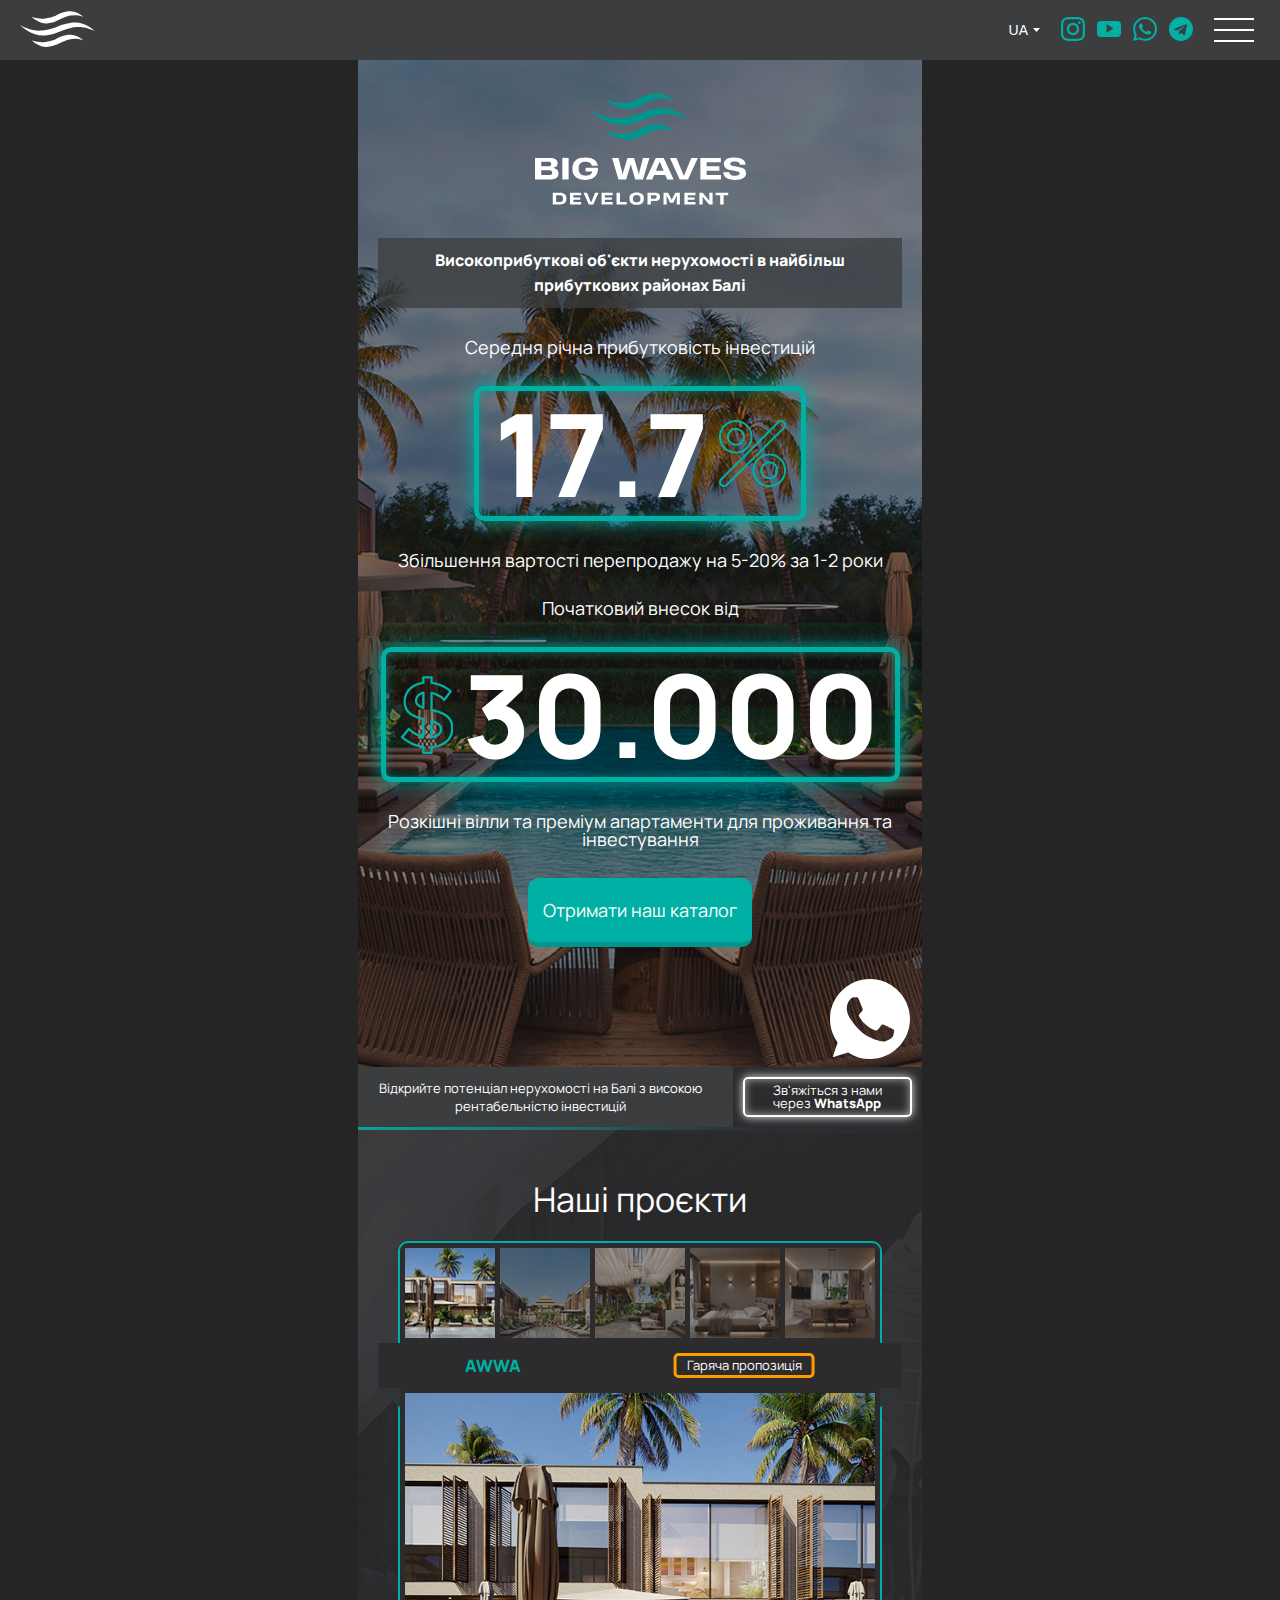
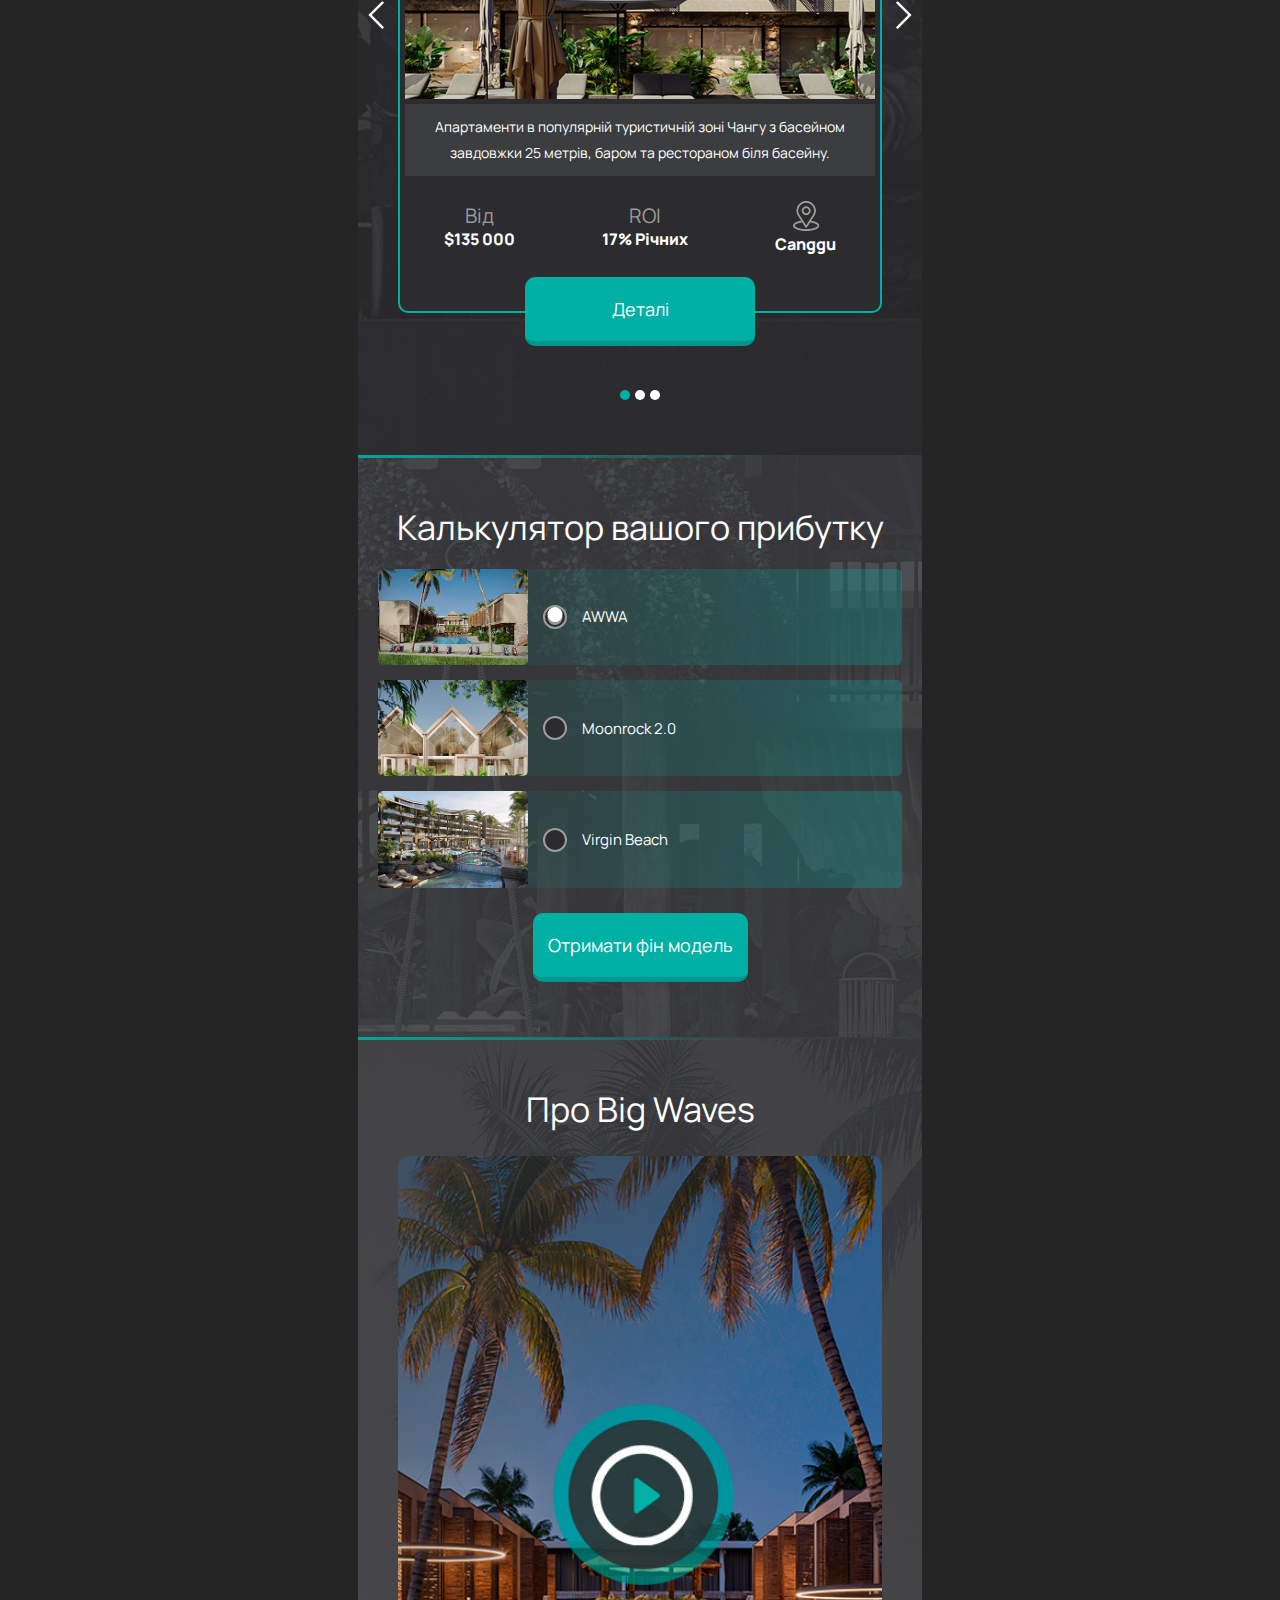
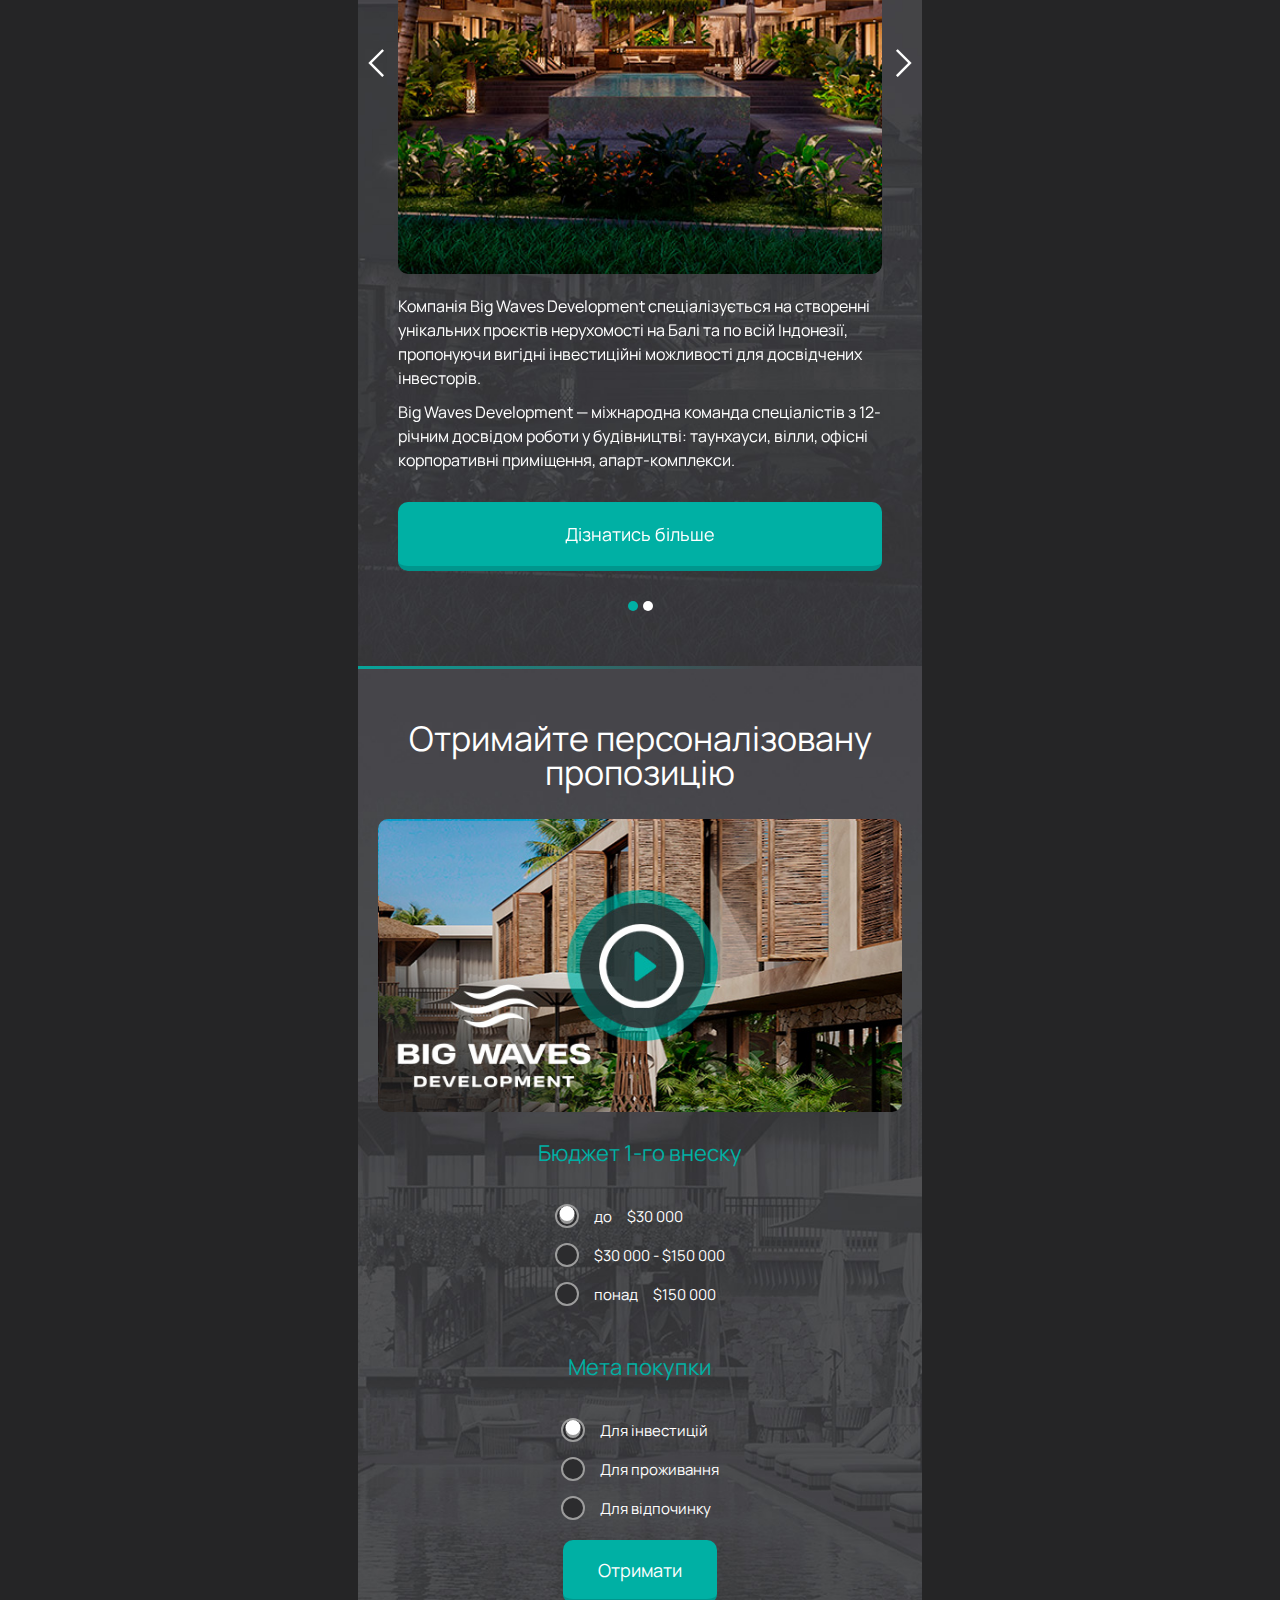
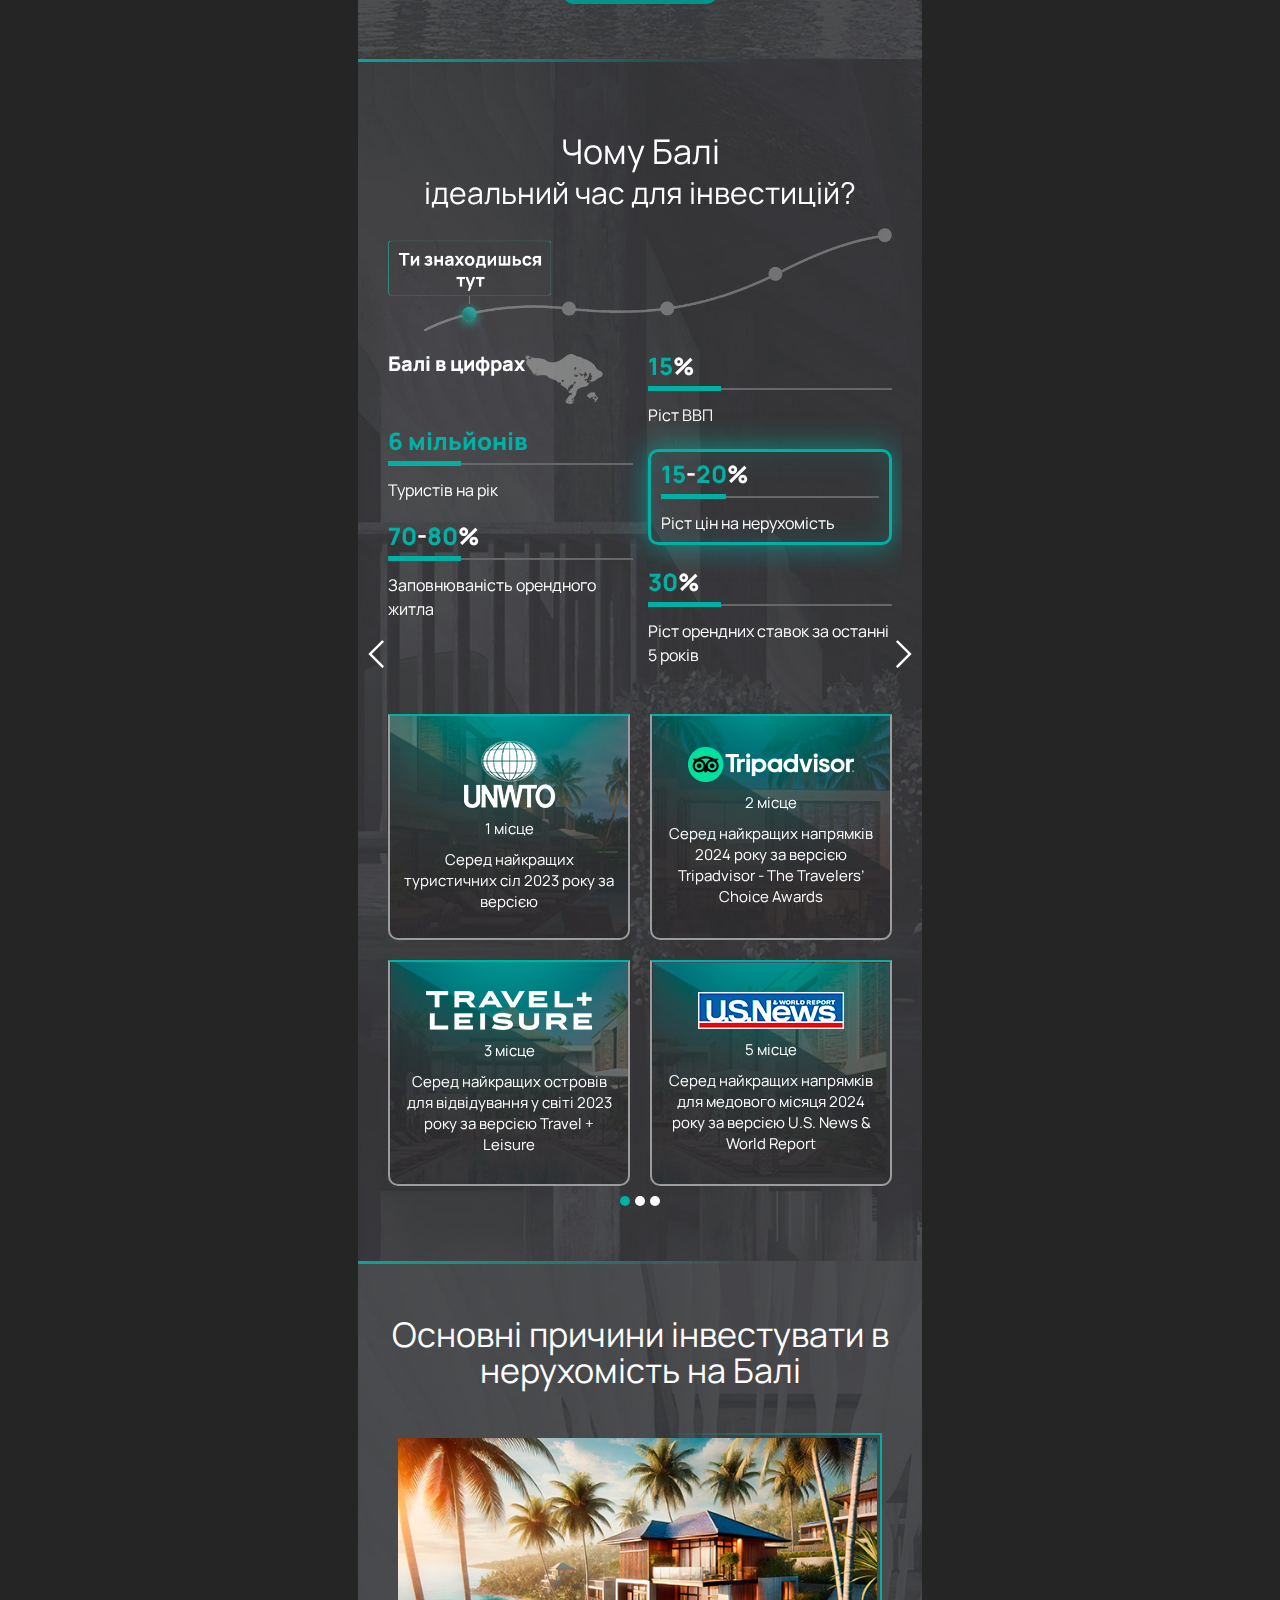
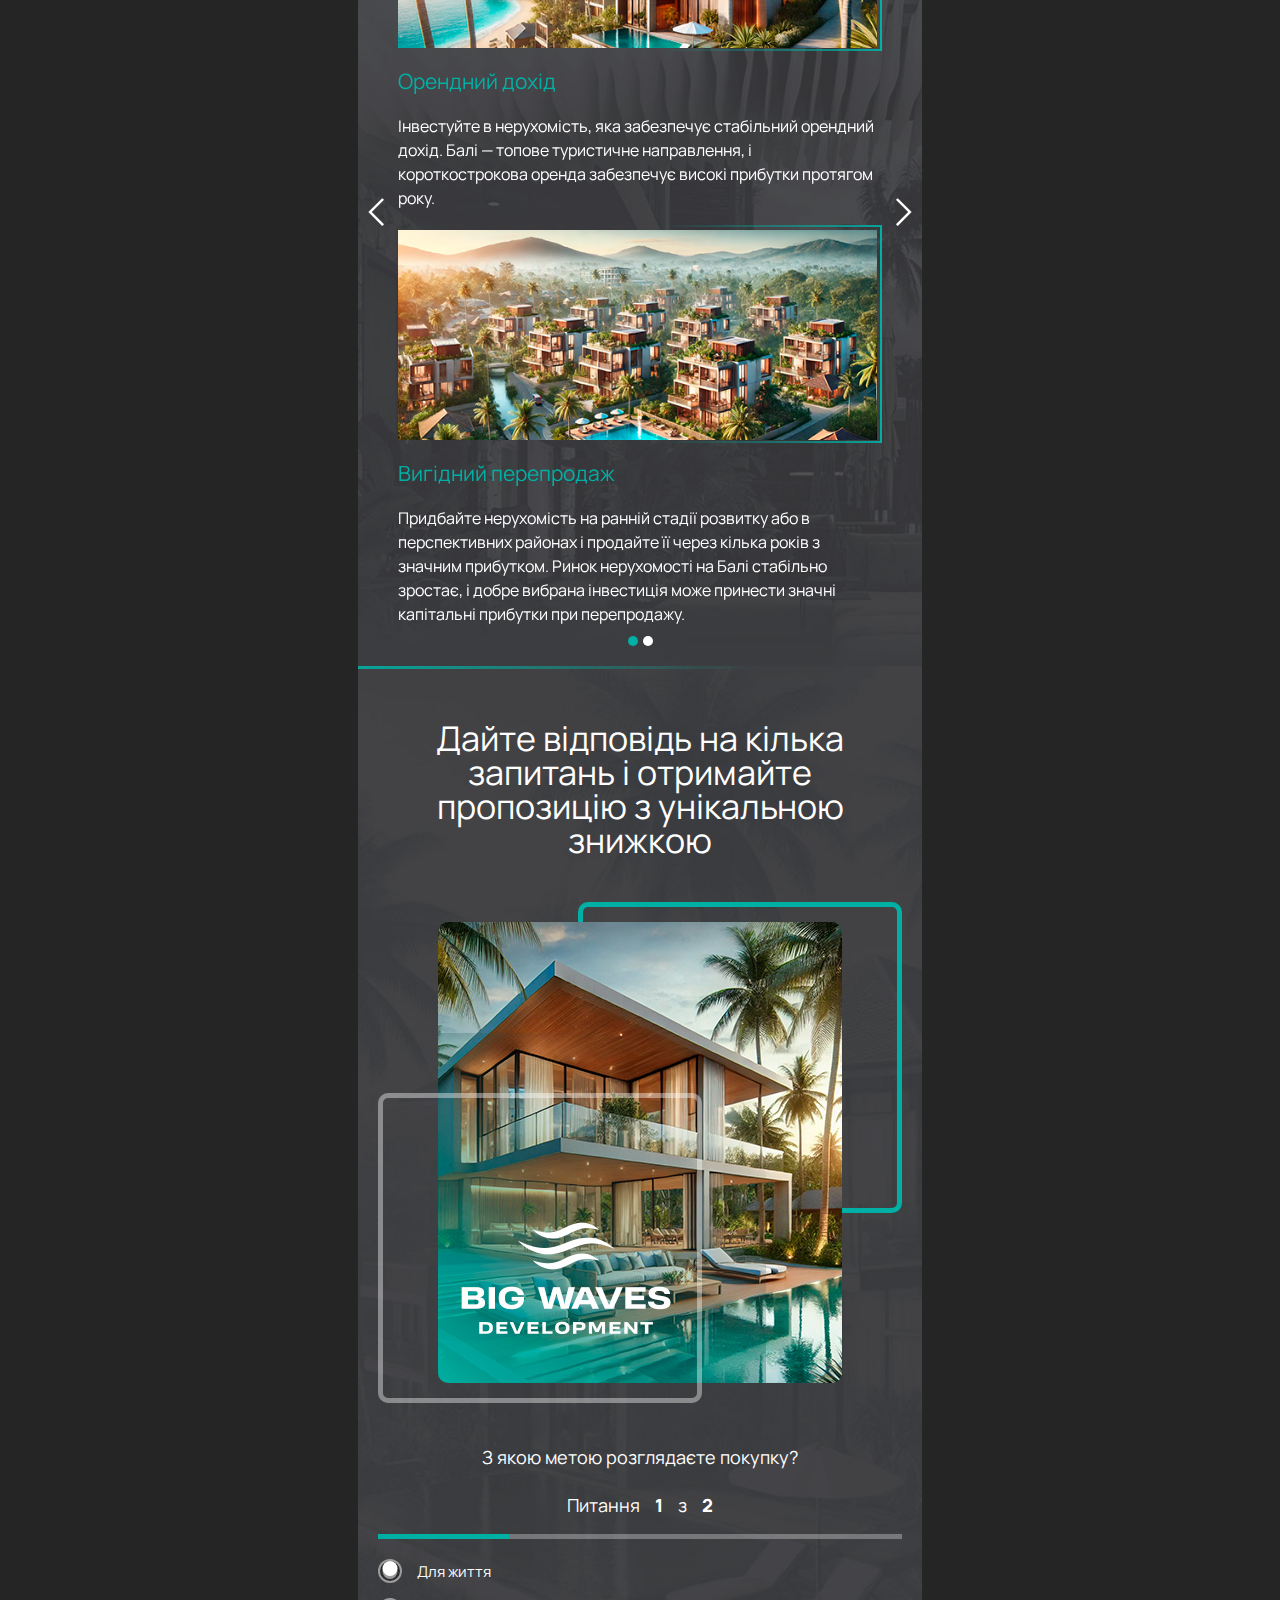
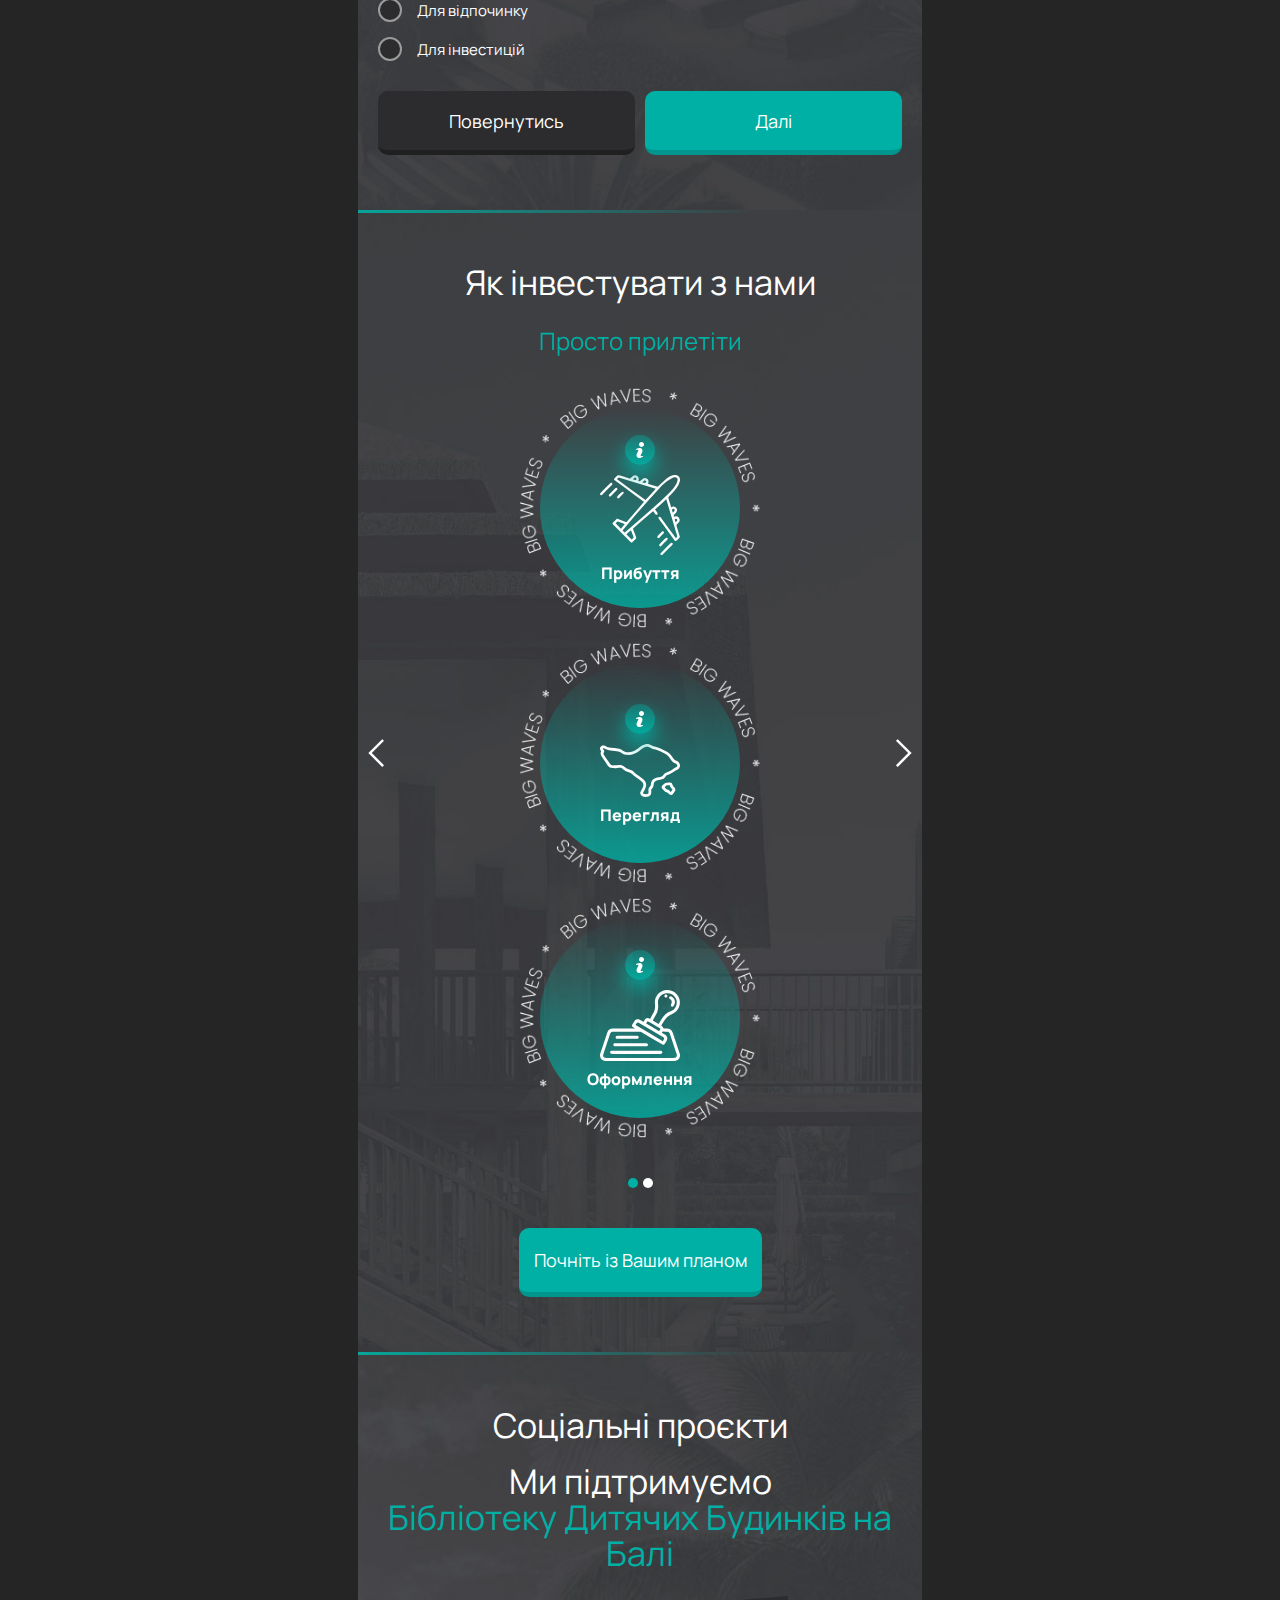
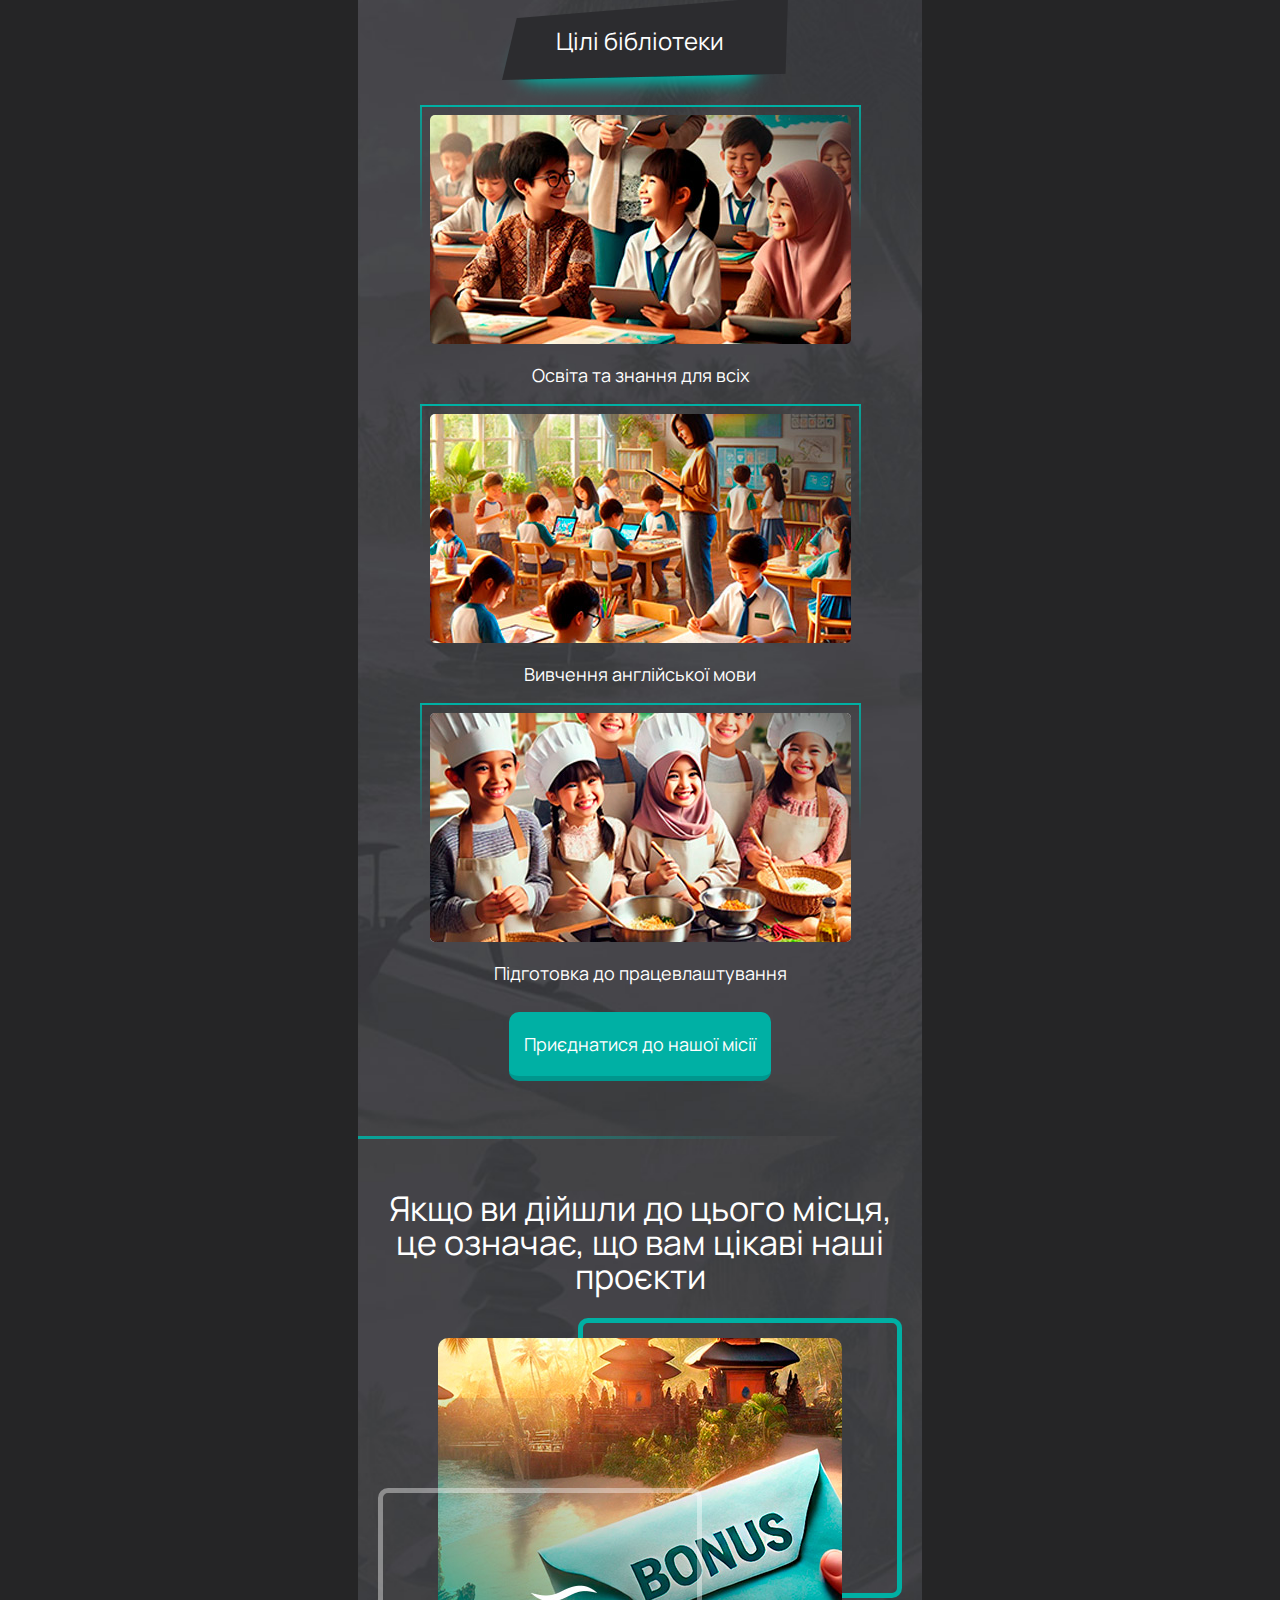
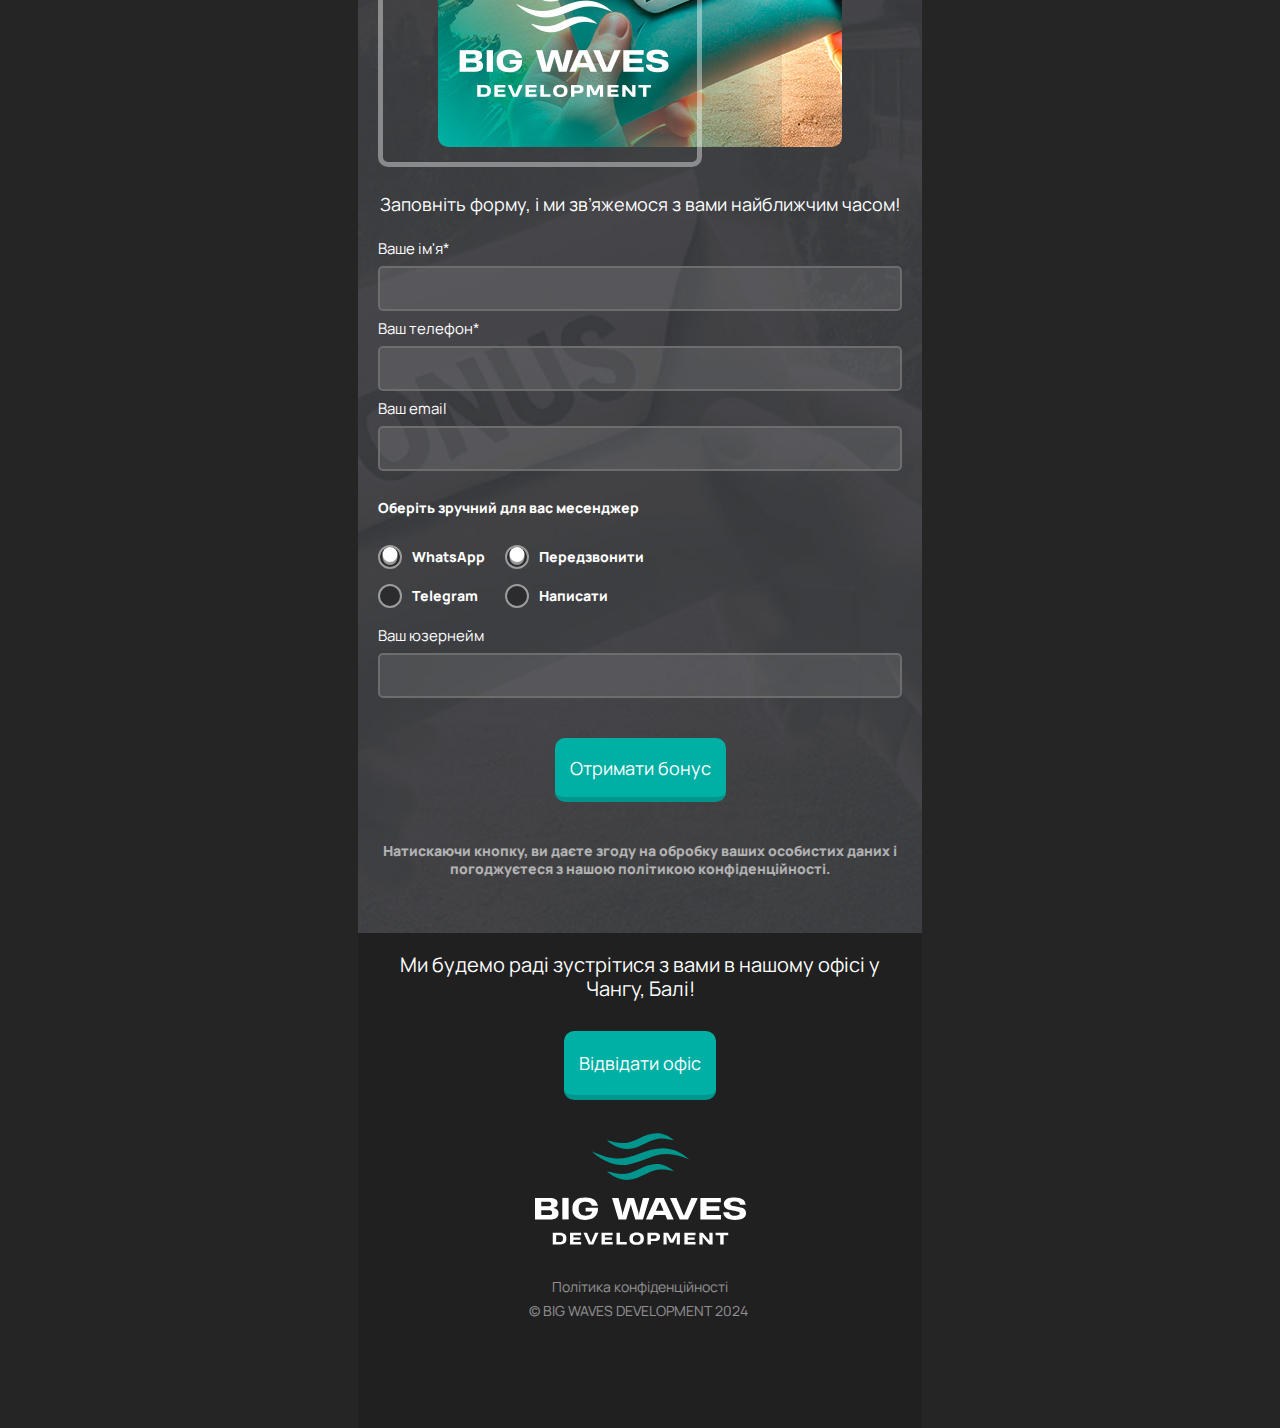
<file: index.html>
<!DOCTYPE html>
<html lang="en">

<head>
	<meta charset="UTF-8">
	<link rel="icon" type="image/png" href="img/favicon.png?v=1.0.1">
	<meta name="viewport" content="width=device-width, initial-scale=1.0">
	<title>Big Waves</title>
	<link rel="stylesheet" href="css/owl.carousel.min.css">
	<link rel="stylesheet" href="css/jquery.fancybox.min.css">
	<link rel="stylesheet" href="css/style.css?v=4.0.1">
</head>

<body>
	<main class="mainHome">
		<!-- Modal min -->
		<div class="modalBody">
			<div class="modalBodyBtn">
				<a href="#sec1" class="btn btn_gr bordrR">Вибрати юнiт</a>
				<span class="btn btn_gr bordrL selectMd">Замовити дзвiнок</span>
			</div>
			<div class="mainMdWr" id="mainMd">
				<a href="#" target="_blank"><img src="img/whatsapp.svg" alt="Ico"></a>
				<a href="#" target="_blank"><img src="img/telegram.svg" alt="Ico"></a>
			</div>
		</div>
		<!-- Modal min -->
		<!-- Head form -->
		<div class="defForm headForm" id="headForm">
			<button type="button" class="closeheadForm"></button>
			<form action="/">
				<div class="defFormTitle">Як з вами зв’язатися?</div>
				<label for="headFormName">
					Ваше ім'я*
					<input type="text" name="headFormName" id="headFormName" required>
				</label>

				<div>
					<label for="sec10PCode" class="relLabel">
						Ваш телефон*
						<input type="text" name="sec10Phone[]" class="sec10Phone" required autocomplete="off">
						<div class="phoneSuggestions suggestions"></div>
					</label>
				</div>

				<label for="headFormMail">
					Ваш email
					<input type="email" name="headFormMail" id="headFormMail">
				</label>

				<i>Оберіть зручний для вас месенджер</i>

				<div class="formGroup">
					<div class="formGroupWr">
						<label for="headFormMediaWApp" class="formGroupLb">
							<input type="radio" name="sheadFormMedia" value="WhatsApp" id="headFormMediaWApp" checked>
							<span class="formGroupOw"></span>
							<i>WhatsApp</i>
						</label>
						<label for="headFormMediaTg" class="formGroupLb">
							<input type="radio" name="sheadFormMedia" value="Telegram" id="headFormMediaTg">
							<span class="formGroupOw"></span>
							<i>Telegram</i>
						</label>
					</div>
					<div class="formGroupWr">
						<label for="headFormAction1" class="formGroupLb">
							<input type="radio" name="headFormAction" value="Передзвонити" id="headFormAction1" checked>
							<span class="formGroupOw"></span>
							<i>Передзвонити</i>
						</label>
						<label for="headFormAction2" class="formGroupLb">
							<input type="radio" name="headFormAction" value="Написати" id="headFormAction2">
							<span class="formGroupOw"></span>
							<i>Написати</i>
						</label>
					</div>
				</div>
				<label for="formUserName" class="formGroupLb formGroupLb2">
					Ваш юзернейм
					<input type="text" name="formUserName" value="" id="formUserName">
				</label>
				<div class="flexCenter">
					<button type="submit" name="headFormBtn" class="btn btn_gr">Отримати бонус</button>
				</div>
				<i class="qizBtnT">
					Натискаючи кнопку, ви даєте згоду на обробку ваших особистих даних і
					погоджуєтеся з нашою політикою конфіденційності.
				</i>
			</form>
		</div>
		<!-- Head form -->

		<!-- About form -->
		<div class="defForm aboutForm" id="aboutForm">
			<button type="button" class="closeAboutForm"></button>
			<form action="/">
				<div class="defFormTitle">Заповніть форму і отримайте безкоштовну консультацію з менеджером</div>
				<label for="aboutFormName">
					Ваше ім'я*
					<input type="text" name="aboutFormName" id="aboutFormName" required>
				</label>

				<div>
					<label for="sec10PCode" class="relLabel">
						Ваш телефон*
						<input type="text" name="sec10Phone[]" class="sec10Phone" required autocomplete="off">
						<div class="phoneSuggestions suggestions"></div>
					</label>
				</div>


				<label for="aboutFormMail">
					Ваш email
					<input type="email" name="aboutFormMail" id="aboutFormMail">
				</label>

				<i>Оберіть зручний для вас месенджер</i>

				<div class="formGroup">
					<div class="formGroupWr">
						<label for="aboutFormMediaWApp" class="formGroupLb">
							<input type="radio" name="aboutFormMedia" value="WhatsApp" id="aboutFormMediaWApp" checked>
							<span class="formGroupOw"></span>
							<i>WhatsApp</i>
						</label>
						<label for="aboutFormMediaTg" class="formGroupLb">
							<input type="radio" name="aboutFormMedia" value="Telegram" id="aboutFormMediaTg">
							<span class="formGroupOw"></span>
							<i>Telegram</i>
						</label>

					</div>
					<div class="formGroupWr">
						<label for="aboutFormAction1" class="formGroupLb">
							<input type="radio" name="aboutFormAction" value="Передзвонити" id="aboutFormAction1"
								checked>
							<span class="formGroupOw"></span>
							<i>Передзвонити</i>
						</label>
						<label for="aboutFormAction2" class="formGroupLb">
							<input type="radio" name="aboutFormAction" value="Написати" id="aboutFormAction2">
							<span class="formGroupOw"></span>
							<i>Написати</i>
						</label>
					</div>
				</div>
				<label for="formUserName" class="formGroupLb formGroupLb2">
					Ваш юзернейм
					<input type="text" name="formUserName" value="" id="formUserName">
				</label>
				<div class="flexCenter">
					<button type="submit" name="aboutFormBtn" class="btn btn_gr">Отримати бонус</button>
				</div>
				<i class="qizBtnT">
					Натискаючи кнопку, ви даєте згоду на обробку ваших особистих даних і
					погоджуєтеся з нашою політикою конфіденційності.
				</i>
			</form>
		</div>
		<!-- About form -->

		<!-- Why bali form -->
		<div class="defForm whyBaliForm" id="whyBaliForm">
			<button type="button" class="closeWhyBaliForm"></button>
			<form action="/">
				<div class="defFormTitle">Як з вами зв’язатися?</div>
				<label for="whyBaliFormName">
					Ваше ім'я*
					<input type="text" name="whyBaliFormName" id="whyBaliFormName" required>
				</label>

				<div>
					<label for="sec10PCode" class="relLabel">
						Ваш телефон*
						<input type="text" name="sec10Phone[]" class="sec10Phone" required autocomplete="off">
						<div class="phoneSuggestions suggestions"></div>
					</label>
				</div>

				<label for="whyBaliFormMail">
					Ваш email
					<input type="email" name="whyBaliFormMail" id="whyBaliFormMail">
				</label>

				<i>Оберіть зручний для вас месенджер</i>

				<div class="formGroup">
					<div class="formGroupWr">
						<label for="whyBaliFormMediaWApp" class="formGroupLb">
							<input type="radio" name="whyBaliFormMedia" value="WhatsApp" id="whyBaliFormMediaWApp"
								checked>
							<span class="formGroupOw"></span>
							<i>WhatsApp</i>
						</label>
						<label for="whyBaliFormMediaTg" class="formGroupLb">
							<input type="radio" name="whyBaliFormMedia" value="Telegram" id="whyBaliFormMediaTg"
								checked>
							<span class="formGroupOw"></span>
							<i>Telegram</i>
						</label>
					</div>
					<div class="formGroupWr">
						<label for="whyBaliFormAction1" class="formGroupLb">
							<input type="radio" name="whyBaliFormAction" value="Передзвонити" id="whyBaliFormAction1"
								checked>
							<span class="formGroupOw"></span>
							<i>Передзвонити</i>
						</label>
						<label for="whyBaliFormAction2" class="formGroupLb">
							<input type="radio" name="whyBaliFormAction" value="Написати" id="whyBaliFormAction2">
							<span class="formGroupOw"></span>
							<i>Написати</i>
						</label>
					</div>
				</div>
				<label for="formUserName" class="formGroupLb formGroupLb2">
					Ваш юзернейм
					<input type="text" name="formUserName" value="" id="formUserName">
				</label>
				<div class="flexCenter">
					<button type="submit" name="whyBaliFormBtn" class="btn btn_gr">Відправити</button>
				</div>
				<i class="qizBtnT">
					Натискаючи кнопку, ви даєте згоду на обробку ваших особистих даних і
					погоджуєтеся з нашою політикою конфіденційності.
				</i>
			</form>
		</div>
		<!-- Why bali form -->

		<!-- Main reasons form -->
		<div class="defForm mainReasonsForm" id="mainReasonsForm">
			<button type="button" class="closeMainReasonsForm"></button>
			<form action="/">
				<div class="defFormTitle">Як з вами зв’язатися?</div>
				<label for="mainReasonsFormName">
					Ваше ім'я*
					<input type="text" name="mainReasonsFormName" id="mainReasonsFormName" required>
				</label>

				<div>
					<label for="sec10PCode" class="relLabel">
						Ваш телефон*
						<input type="text" name="sec10Phone[]" class="sec10Phone" required autocomplete="off">
						<div class="phoneSuggestions suggestions"></div>
					</label>
				</div>

				<label for="mainReasonsFormMail">
					Ваш email
					<input type="email" name="mainReasonsFormMail" id="mainReasonsFormMail">
				</label>

				<i>Оберіть зручний для вас месенджер</i>

				<div class="formGroup">
					<div class="formGroupWr">
						<label for="mainReasonsFormMediaWApp" class="formGroupLb">
							<input type="radio" name="mainReasonsFormMedia" value="WhatsApp"
								id="mainReasonsFormMediaWApp" checked>
							<span class="formGroupOw"></span>
							<i>WhatsApp</i>
						</label>
						<label for="mainReasonsFormMediaTg" class="formGroupLb">
							<input type="radio" name="mainReasonsFormMedia" value="Telegram" id="mainReasonsFormMediaTg"
								checked>
							<span class="formGroupOw"></span>
							<i>Telegram</i>
						</label>

					</div>
					<div class="formGroupWr">
						<label for="mainReasonsFormAction1" class="formGroupLb">
							<input type="radio" name="mainReasonsFormAction" value="Передзвонити"
								id="mainReasonsFormAction1" checked>
							<span class="formGroupOw"></span>
							<i>Передзвонити</i>
						</label>
						<label for="mainReasonsFormAction2" class="formGroupLb">
							<input type="radio" name="mainReasonsFormAction" value="Написати"
								id="mainReasonsFormAction2">
							<span class="formGroupOw"></span>
							<i>Написати</i>
						</label>
					</div>
				</div>
				<label for="formUserName" class="formGroupLb formGroupLb2">
					Ваш юзернейм
					<input type="text" name="formUserName" value="" id="formUserName">
				</label>
				<div class="flexCenter">
					<button type="submit" name="mainReasonsFormBtn" class="btn btn_gr">Відправити</button>
				</div>
				<i class="qizBtnT">
					Натискаючи кнопку, ви даєте згоду на обробку ваших особистих даних і
					погоджуєтеся з нашою політикою конфіденційності.
				</i>
			</form>
		</div>
		<!-- Why bali form -->

		<!-- Invest with us form -->
		<div class="defForm investWithUsForm" id="investWithUsForm">
			<button type="button" class="closeInvestWithUsForm"></button>
			<form action="/">
				<div class="defFormTitle">Як з вами зв’язатися?</div>
				<label for="investWithUsFormName">
					Ваше ім'я*
					<input type="text" name="investWithUsFormName" id="investWithUsFormName" required>
				</label>

				<div>
					<label for="sec10PCode" class="relLabel">
						Ваш телефон*
						<input type="text" name="sec10Phone[]" class="sec10Phone" required autocomplete="off">
						<div class="phoneSuggestions suggestions"></div>
					</label>
				</div>

				<label for="investWithUsFormMail">
					Ваш email
					<input type="email" name="investWithUsFormMail" id="investWithUsFormMail">
				</label>

				<i>Оберіть зручний для вас месенджер</i>

				<div class="formGroup">
					<div class="formGroupWr">
						<label for="investWithUsFormMediaWApp" class="formGroupLb">
							<input type="radio" name="investWithUsFormMedia" value="WhatsApp"
								id="investWithUsFormMediaWApp" checked>
							<span class="formGroupOw"></span>
							<i>WhatsApp</i>
						</label>
						<label for="investWithUsFormMediaTg" class="formGroupLb">
							<input type="radio" name="investWithUsFormMedia" value="Telegram"
								id="investWithUsFormMediaTg" checked>
							<span class="formGroupOw"></span>
							<i>Telegram</i>
						</label>

					</div>
					<div class="formGroupWr">
						<label for="investWithUsFormAction1" class="formGroupLb">
							<input type="radio" name="investWithUsFormAction" value="Передзвонити"
								id="investWithUsFormAction1" checked>
							<span class="formGroupOw"></span>
							<i>Передзвонити</i>
						</label>
						<label for="investWithUsFormAction2" class="formGroupLb">
							<input type="radio" name="investWithUsFormAction" value="Написати"
								id="investWithUsFormAction2">
							<span class="formGroupOw"></span>
							<i>Написати</i>
						</label>
					</div>
				</div>
				<label for="formUserName" class="formGroupLb formGroupLb2">
					Ваш юзернейм
					<input type="text" name="formUserName" value="" id="formUserName">
				</label>
				<div class="flexCenter">
					<button type="submit" name="investWithUsFormBtn" class="btn btn_gr">Відправити</button>
				</div>
				<i class="qizBtnT">
					Натискаючи кнопку, ви даєте згоду на обробку ваших особистих даних і
					погоджуєтеся з нашою політикою конфіденційності.
				</i>
			</form>
		</div>
		<!--Invest with us form -->

		<!--Visit office us form -->
		<div class="defForm visitOfficeForm" id="visitOfficeForm">
			<button type="button" class="closeVisitOfficeForm"></button>
			<form action="/">
				<div class="defFormTitle">Заповніть форму, і наш менеджер зв'яжеться з вами для підтвердження часу
					візиту до офісу в Чангу.</div>
				<label for="visitOfficeFormName">
					Ваше ім'я*
					<input type="text" name="visitOfficeFormName" id="visitOfficeFormName" required>
				</label>

				<div>
					<label for="sec10PCode" class="relLabel">
						Ваш телефон*
						<input type="text" name="sec10Phone[]" class="sec10Phone" required autocomplete="off">
						<div class="phoneSuggestions suggestions"></div>
					</label>
				</div>

				<label for="visitOfficeFormMail">
					Ваш email
					<input type="email" name="visitOfficeFormMail" id="visitOfficeFormMail">
				</label>

				<i>Оберіть зручний для вас месенджер</i>

				<div class="formGroup">
					<div class="formGroupWr">
						<label for="visitOfficeFormMediaWApp" class="formGroupLb">
							<input type="radio" name="visitOfficeFormMedia" value="WhatsApp"
								id="visitOfficeFormMediaWApp" checked>
							<span class="formGroupOw"></span>
							<i>WhatsApp</i>
						</label>
						<label for="visitOfficeFormMediaTg" class="formGroupLb">
							<input type="radio" name="visitOfficeFormMedia" value="Telegram" id="visitOfficeFormMediaTg"
								checked>
							<span class="formGroupOw"></span>
							<i>Telegram</i>
						</label>
					</div>
					<div class="formGroupWr">
						<label for="visitOfficeFormAction1" class="formGroupLb">
							<input type="radio" name="visitOfficeFormAction" value="Передзвонити"
								id="visitOfficeFormAction1" checked>
							<span class="formGroupOw"></span>
							<i>Передзвонити</i>
						</label>
						<label for="visitOfficeFormAction2" class="formGroupLb">
							<input type="radio" name="visitOfficeFormAction" value="Написати"
								id="visitOfficeFormAction2">
							<span class="formGroupOw"></span>
							<i>Написати</i>
						</label>
					</div>
				</div>
				<label for="formUserName" class="formGroupLb formGroupLb2">
					Ваш юзернейм
					<input type="text" name="formUserName" value="" id="formUserName">
				</label>
				<div class="flexCenter">
					<button type="submit" name="ivisitOfficeFormBtn" class="btn btn_gr">Відправити</button>
				</div>
				<i class="qizBtnT">
					Натискаючи кнопку, ви даєте згоду на обробку ваших особистих даних і
					погоджуєтеся з нашою політикою конфіденційності.
				</i>
			</form>
		</div>
		<!-- Visit office form -->


		<header class="header">
			<nav class="mainNav">
				<a href="/" class="logo"><img src="img/Logo-min.svg" alt="Logo"></a>
				<div class="navRight">
					<div class="navLang">
						<button type="button" class="navLang">
							<span>UA <img src="img/arrow-bot.svg" alt="Ar"></span>
						</button>
						<div class="navLangList">
							<a href="#">UA</a>
							<a href="#">RU</a>
							<a href="#">EN</a>
						</div>
					</div>
					<div class="navMedia">
						<a href="" target="_blank"><img src="img/instagram.svg" alt="Media"></a>
						<a href="" target="_blank"><img src="img/youtube.svg" alt="Media"></a>
						<a href="" target="_blank"><img src="img/whatsapp.svg" alt="Media"></a>
						<a href="" target="_blank"><img src="img/telegram.svg" alt="Media"></a>
					</div>
					<button type="button" class="navMbutton">
						<span></span>
						<span></span>
						<span></span>
					</button>
				</div>
			</nav>
			<div class="navListMenu">
				<div class="navListRow">
					<a href="#">Головна</a>
					<a href="#">Про нас</a>
					<a href="#">Наші проєкти</a>
					<a href="#">Про Балі</a>
					<a href="#">Партнерам</a>
					<a href="#">Блог</a>
					<a href="#">Поширені запитання</a>
					<a href="#">Кар'єра</a>
					<a href="#">Контакти</a>
				</div>
			</div>

			<div class="headerCont">
				<div class="container containerF">
					<img src="img/Logo.svg" alt="Logo" class="logoB">
					<div class="headerContT1">
						Високоприбуткові об'єкти нерухомості в найбільш прибуткових районах Балі
					</div>
					<div class="headerContT2">Середня річна прибутковість інвестицій</div>
					<div class="headerContT3">17.7 <img src="img/prc.png?v=1.0.1" alt="Pic"></div>
					<div class="headerContT2">Збільшення вартості перепродажу на 5-20% за 1-2 роки</div>
					<div class="headerContT2">Початковий внесок від</div>
					<div class="headerContT3"><img src="img/doll.png?v=1.0.1" alt="Pic"> 30.000</div>
					<div class="headerContT2">Розкішні вілли та преміум апартаменти для проживання та інвестування</div>
					<span class="btn btn_gr" id="headFormSubmit">Отримати наш каталог</span>
				</div>

				<div class="contBlock">
					<div class="contBlock1">Відкрийте потенціал нерухомості на Балі з високою рентабельністю
						інвестицій
					</div>
					<div class="contBlock2">
						<a href="https://wa.me/+6285190128083" target="_blank">Зв'яжіться з нами через <b>WhatsApp</b>
							<img src="img/whatsapp-b.svg" alt="Pic"></a>
					</div>
				</div>
			</div>
		</header>

		<section class="section sec1" id="sec1">
			<div class="container">
				<h3 class="secTitle">Наші проєкти</h3>
				<div class="prSwipe"></div>
				<div class="owl-carousel prCarousel">
					<div class="item">
						<!-- Awwa -->
						<div class="prMain prMainAwwa">

							<div class="prMainIco prMainIcoAwwa">
								<div><img src="img/carousel/6-6.jpg?v=1.0.1" alt="Pic"></div>
								<div><img src="img/carousel/7-7.jpg?v=1.0.1" alt="Pic"></div>
								<div><img src="img/carousel/8-8.jpg?v=1.0.1" alt="Pic"></div>
								<div><img src="img/carousel/9-9.jpg?v=1.0.1" alt="Pic"></div>
								<div><img src="img/carousel/10-10.jpg?v=1.0.1" alt="Pic"></div>
							</div>
							<div class="prMainName">
								<div class="prMainName1">
									<span>AWWA</span>
								</div>
								<div class="prMainName2">
									<span class="prMainSpEl">Гаряча пропозиція</span>
								</div>
							</div>
							<div class="prMainCont prMainContAwwa">
								<div><img src="img/carousel/6.jpg?v=1.0.1" alt="Pic"></div>
								<div><img src="img/carousel/7.jpg?v=1.0.1" alt="Pic"></div>
								<div><img src="img/carousel/8.jpg?v=1.0.1" alt="Pic"></div>
								<div><img src="img/carousel/9.jpg?v=1.0.1" alt="Pic"></div>
								<div><img src="img/carousel/10.jpg?v=1.0.1" alt="Pic"></div>
							</div>
							<div class="prMainContT">
								Апартаменти в популярній туристичній зоні Чангу з басейном завдовжки 25 метрів, баром та
								рестораном біля басейну.
							</div>
							<div class="prMainStat">
								<div>
									<span>Від</span>
									<span>$135 000</span>
								</div>
								<div>
									<span>ROI</span>
									<span>17% Річних</span>
								</div>
								<div>
									<span><img src="img/loc.png?v=1.0.1" alt="Loc"></span>
									<span>Canggu</span>
								</div>
							</div>
							<a href="#" class="btn btn_gr">Деталі</a>
						</div>
					</div>
					<div class="item">
						<!-- Moon Rock -->
						<div class="prMain">
							<div class="prMainIco prMainIcoMoon">
								<div><img src="img/carousel/1-1.jpg?v=1.0.1" alt="Pic"></div>
								<div><img src="img/carousel/2-2.jpg?v=1.0.1" alt="Pic"></div>
								<div><img src="img/carousel/3-3.jpg?v=1.0.1" alt="Pic"></div>
								<div><img src="img/carousel/4-4.jpg?v=1.0.1" alt="Pic"></div>
								<div><img src="img/carousel/5-5.jpg?v=1.0.1" alt="Pic"></div>
							</div>
							<div class="prMainName">
								<div class="prMainName1">
									<span>Moon Rock 1.0</span>
									<span>Moon Rock 2.0</span>
								</div>
								<div class="prMainName2">
									<span class="prMainSpRd">Розпродано</span>
									<span class="prMainSpGr">Вже доступний</span>
								</div>
							</div>
							<div class="prMainCont prMainContMoon">
								<div><img src="img/carousel/1.jpg?v=1.0.1" alt="Pic"></div>
								<div><img src="img/carousel/2.jpg?v=1.0.1" alt="Pic"></div>
								<div><img src="img/carousel/3.jpg?v=1.0.1" alt="Pic"></div>
								<div><img src="img/carousel/4.jpg?v=1.0.1" alt="Pic"></div>
								<div><img src="img/carousel/5.jpg?v=1.0.1" alt="Pic"></div>
							</div>
							<div class="prMainContT">
								Вілли розташовані біля Убуда зі зручним сполученням, що дозволяє вільно насолоджуватися
								островом.
							</div>
							<div class="prMainStat">
								<div>
									<span>Від</span>
									<span>$164 500</span>
								</div>
								<div>
									<span>ROI</span>
									<span>17% Річних</span>
								</div>
								<div>
									<span><img src="img/loc.png?v=1.0.1" alt="Loc"></span>
									<span>Gianyar</span>
								</div>
							</div>
							<a href="#" class="btn btn_dk">Деталі</a>
						</div>
					</div>
					<div class="item">
						<!-- Virgin -->
						<div class="prMain prMainVirgin">
							<div class="prMainIco prMainIcoVirgin">
								<div><img src="img/carousel/11-11.jpg?v=1.0.1" alt="Pic"></div>
								<div><img src="img/carousel/12-12.jpg?v=1.0.1" alt="Pic"></div>
								<div><img src="img/carousel/13-13.jpg?v=1.0.1" alt="Pic"></div>
								<div><img src="img/carousel/14-14.jpg?v=1.0.1" alt="Pic"></div>
								<div><img src="img/carousel/15-15.jpg?v=1.0.1" alt="Pic"></div>
							</div>
							<div class="prMainName">
								<div class="prMainName1">
									<span>Virgin Beach</span>
								</div>
								<div class="prMainName2">
									<span class="prMainSpRd">Будується</span>
								</div>
							</div>
							<div class="prMainCont prMainContVirgin">
								<div><img src="img/carousel/11.jpg?v=1.0.1" alt="Pic"></div>
								<div><img src="img/carousel/12.jpg?v=1.0.1" alt="Pic"></div>
								<div><img src="img/carousel/13.jpg?v=1.0.1" alt="Pic"></div>
								<div><img src="img/carousel/14.jpg?v=1.0.1" alt="Pic"></div>
								<div><img src="img/carousel/15.jpg?v=1.0.1" alt="Pic"></div>
							</div>
							<div class="prMainContT">
								Готель розташований на першій лінії одного з найпопулярніших пляжів на Балі.
							</div>
							<div class="prMainStat">
								<div>
									<span>Від</span>
									<span>$158 000</span>
								</div>
								<div>
									<span>ROI</span>
									<span>17.7% Річних</span>
								</div>
								<div>
									<span><img src="img/loc.png?v=1.0.1" alt="Loc"></span>
									<span>Karangasem</span>
								</div>
							</div>
							<a href="#" class="btn btn_dk">Деталі</a>
						</div>
					</div>
				</div>
			</div>
		</section>

		<section class="section sec2" id="sec2">
			<div class="container">
				<h3 class="secTitle">Калькулятор вашого прибутку</h3>

				<form action="/">

					<div class="formGroup">
						<div class="formGroupWr formGroupCalcWr">
							<label for="calcSelPr1" class="formGroupLb formGroupCalc">
								<img src="img/awwa-c.jpg?v=1.0.1" alt="Pic">
								<input type="radio" name="calcSelPr" value="AWWA" id="calcSelPr1" checked>
								<span class="formGroupOw"></span>
								<i>AWWA</i>
							</label>
							<label for="calcSelPr2" class="formGroupLb formGroupCalc">
								<img src="img/moon-c.jpg?v=1.0.1" alt="Pic">
								<input type="radio" name="calcSelPr" value="Moonrock 2.0" id="calcSelPr2">
								<span class="formGroupOw"></span>
								<i>Moonrock 2.0</i>
							</label>
							<label for="calcSelPr3" class="formGroupLb formGroupCalc">
								<img src="img/virgin-c.jpg?v=1.0.1" alt="Pic">
								<input type="radio" name="calcSelPr" value="Virgin Beach" id="calcSelPr3">
								<span class="formGroupOw"></span>
								<i>Virgin Beach</i>
							</label>
						</div>
					</div>

					<!-- Calc form -->
					<div class="defForm calcForm" id="calcForm">
						<button type="button" class="closeCalcForm"></button>
						<div class="defFormTitle">Як з вами зв’язатися?</div>
						<label for="calcFormName">
							Ваше ім'я*
							<input type="text" name="calcFormName" id="calcFormName" required>
						</label>

						<div>
							<label for="sec10PCode" class="relLabel">
								Ваш телефон*
								<input type="text" name="sec10Phone[]" class="sec10Phone" required autocomplete="off">
								<div class="phoneSuggestions suggestions"></div>
							</label>
						</div>

						<label for="calcFormMail">
							Ваш email
							<input type="email" name="calcFormMail" id="calcFormMail">
						</label>

						<i>Оберіть зручний для вас месенджер</i>

						<div class="formGroup">
							<div class="formGroupWr">
								<label for="calcFormMediaTg" class="formGroupLb">
									<input type="radio" name="calcFormMedia" value="Telegram" id="calcFormMediaTg"
										checked>
									<span class="formGroupOw"></span>
									<i>Telegram</i>
								</label>
								<label for="calcFormMediaWApp" class="formGroupLb">
									<input type="radio" name="calcFormMedia" value="WhatsApp" id="calcFormMediaWApp">
									<span class="formGroupOw"></span>
									<i>WhatsApp</i>
								</label>
							</div>
							<div class="formGroupWr">
								<label for="calcFormAction1" class="formGroupLb">
									<input type="radio" name="calcFormAction" value="Передзвонити" id="calcFormAction1"
										checked>
									<span class="formGroupOw"></span>
									<i>Передзвонити</i>
								</label>
								<label for="calcFormAction2" class="formGroupLb">
									<input type="radio" name="calcFormAction" value="Написати" id="calcFormAction2">
									<span class="formGroupOw"></span>
									<i>Написати</i>
								</label>
							</div>
						</div>
						<label for="formUserName" class="formGroupLb formGroupLb2">
							Ваш юзернейм
							<input type="text" name="formUserName" value="" id="formUserName">
						</label>
						<div class="flexCenter">
							<button type="submit" name="calcFormBtn" class="btn btn_gr">Отримати бонус</button>
						</div>
						<i class="qizBtnT">
							Натискаючи кнопку, ви даєте згоду на обробку ваших особистих даних і
							погоджуєтеся з нашою політикою конфіденційності.
						</i>
					</div>
					<!-- Calc form -->

					<div class="flexCenter">
						<span class="btn btn_gr calcFormSubmit">Отримати фін модель</span>
					</div>

				</form>
			</div>
		</section>

		<section class="section sec3" id="sec3">
			<div class="container">
				<h3 class="secTitle">Про Big Waves</h3>

				<div class="owl-carousel aboutCarousel">
					<div class="item">
						<div class="aboutVFrame">
							<div class="prSwipe"></div>
							<a href="https://www.youtube.com/watch?v=393JkWCNW-Q" data-fancybox><img
									src="img/about-v.jpg?v=1.0.1" alt="About"></a>
						</div>
						<div class="aboutDesc">
							<p>
								Компанія Big Waves Development спеціалізується на створенні унікальних проєктів
								нерухомості на
								Балі та по всій Індонезії, пропонуючи вигідні інвестиційні можливості для досвідчених
								інвесторів.
							</p>
							<p>
								Big Waves Development — міжнародна команда спеціалістів з 12-річним досвідом роботи у
								будівництві: таунхауси, вілли, офісні корпоративні приміщення, апарт-комплекси.
							</p>
							<a href="#" class="btn btn_gr mbMt20">Дізнатись більше</a>
						</div>
					</div>
					<div class="item">
						<div class="aboutContWr">
							<div class="prSwipe"></div>
							<div class="aboutStat">
								<div class="aboutStatRow">
									<div class="aboutStatRowWr">
										<div class="aboutStatCol">з 2012 року</div>
										<div class="aboutStatColT">Працюємо в будівництві</div>
									</div>
									<div class="aboutStatRowWr">
										<div class="aboutStatCol">123</div>
										<div class="aboutStatColT">Інвестори в будівництво</div>
									</div>
									<div class="aboutStatRowWr">
										<div class="aboutStatCol">15%</div>
										<div class="aboutStatColT">Середня рентабельність інвестицій</div>
									</div>
								</div>

								<div class="aboutStatRow">
									<div class="aboutStatRowWr">
										<div class="aboutStatCol">3 комплекси</div>
										<div class="aboutStatColT">У нашому поточному портфоліо</div>
									</div>
									<div class="aboutStatRowWr">
										<div class="aboutStatCol">50+</div>
										<div class="aboutStatColT">Одиниць на стадії будівництва</div>
									</div>
									<div class="aboutStatRowWr">
										<div class="aboutStatCol">
											15 000
											<span>квадратних метрів</span>
										</div>
										<div class="aboutStatColT">Зданих проєктів</div>
									</div>
								</div>
							</div>

							<div class="aboutQo">
								<!-- <img src="img/doc.png?v=1.0.1" alt="Doc"> -->
								<div>
									Ми маємо всі необхідні ліцензії та реєстраційні документи, що забезпечують юридичну
									цілісність і надійність наших проєктів.
								</div>
							</div>

							<div class="aboutVideo">
								<a href="https://www.youtube.com/watch?v=393JkWCNW-Q" data-fancybox><img
										src="img/about-v2.jpg?v=1.0.1" alt="Video"></a>
							</div>

							<span class="btn btn_gr" id="aboutFormSubmit">Консультація з менеджером</span>
						</div>
					</div>
				</div>
			</div>
		</section>

		<section class="section sec4" id="sec4">
			<div class="container">
				<h3 class="secTitle">Отримайте персоналізовану пропозицію</h3>
				<div class="form1Wr">
					<a href="https://www.youtube.com/watch?v=393JkWCNW-Q" data-fancybox><img
							src="img/form1-v.jpg?v=1.0.1" alt="Video"></a>

					<form action="index.html" class="mForm">
						<div class="formTitle">Бюджет 1-го внеску</div>
						<div class="formGroup">
							<label for="sm1" class="formGroupLb">
								<input type="radio" name="amount1" value="до $30 000" id="sm1" checked>
								<span class="formGroupOw"></span>
								<i>до</i> $30 000
							</label>
							<label for="sm2" class="formGroupLb">
								<input type="radio" name="amount1" value="$30 000 - $150 000" id="sm2">
								<span class="formGroupOw"></span>
								$30 000 - $150 000
							</label>
							<label for="sm3" class="formGroupLb">
								<input type="radio" name="amount1" value="понад $150 000" id="sm3">
								<span class="formGroupOw"></span>
								<i>понад</i> $150 000
							</label>
						</div>

						<div class="formTitle">Мета покупки</div>
						<div class="formGroup">
							<label for="tg1" class="formGroupLb">
								<input type="radio" name="target1" value="Для інвестицій" id="tg1" checked>
								<span class="formGroupOw"></span>
								<i>Для інвестицій</i>
							</label>
							<label for="tg2" class="formGroupLb">
								<input type="radio" name="target1" value="Для проживання" id="tg2">
								<span class="formGroupOw"></span>
								<i>Для проживання</i>
							</label>
							<label for="tg3" class="formGroupLb">
								<input type="radio" name="target1" value="Для відпочинку" id="tg3">
								<span class="formGroupOw"></span>
								<i>Для відпочинку</i>
							</label>
						</div>

						<div class="modalPersOfferWr">
							<div class="defForm modalPersOffer">
								<div class="persOfferT">Заповніть форму і отримайте безкоштовну консультацію з
									менеджером
								</div>
								<div class="modalQizForm">
									<label for="persOfferName">
										Ваше ім'я*
										<input type="text" name="persOfferName" id="persOfferName" required>
									</label>

									<div>
										<label for="sec10PCode" class="relLabel">
											Ваш телефон*
											<input type="text" name="sec10Phone[]" class="sec10Phone" required
												autocomplete="off">
											<div class="phoneSuggestions suggestions"></div>
										</label>
									</div>


									<label for="persOfferMail">
										Ваш email
										<input type="email" name="persOfferMail" id="persOfferMail">
									</label>

									<i>Оберіть зручний для вас месенджер</i>

									<div class="formGroup formGroupQiz" id="stageForm">
										<div class="formGroupWr">
											<label for="persOffer2" class="formGroupLb">
												<input type="radio" name="persOfferMedia" value="WhatsApp"
													id="persOffer2" checked>
												<span class="formGroupOw"></span>
												<i>WhatsApp</i>
											</label>
											<label for="persOffer1" class="formGroupLb">
												<input type="radio" name="persOfferMedia" value="Telegram"
													id="persOffer1" checked>
												<span class="formGroupOw"></span>
												<i>Telegram</i>
											</label>

										</div>
										<div class="formGroupWr">
											<label for="persOffer3" class="formGroupLb">
												<input type="radio" name="persOfferAction" value="Передзвонити"
													id="persOffer3" checked>
												<span class="formGroupOw"></span>
												<i>Передзвонити</i>
											</label>
											<label for="persOffer4" class="formGroupLb">
												<input type="radio" name="persOfferAction" value="Написати"
													id="persOffer4">
												<span class="formGroupOw"></span>
												<i>Написати</i>
											</label>
										</div>
									</div>
									<label for="formUserName" class="formGroupLb formGroupLb2">
										Ваш юзернейм
										<input type="text" name="formUserName" value="" id="formUserName">
									</label>
									<div class="flexCenter">
										<button type="submit" id="persOfferButton"
											class="btn btn_gr">Відправити</button>
									</div>
									<i class="qizBtnT">
										Натискаючи кнопку, ви даєте згоду на обробку ваших особистих даних і
										погоджуєтеся з нашою політикою конфіденційності.
									</i>
								</div>
							</div>
						</div>

						<button type="button" class="btn btn_gr modalPersOfferBtn">Отримати</button>
					</form>
				</div>
			</div>
		</section>

		<section class="section sec5" id="sec5">
			<div class="container containerP">

				<div class="owl-carousel howBaliCarousel">
					<div class="item">
						<!-- S1 -->
						<div class="baliWrapper">
							<div class="prSwipe"></div>
							<h3 class="secTitle">
								Чому Балі
								<span>ідеальний час для інвестицій?</span>
							</h3>
							<img src="img/bali-line.png?v=1.0.1" alt="Line">

							<div class="baliStatWr">
								<div class="baliStatRow">
									<div class="baliStatCol">
										<div class="baliStatTitle"><b>Балі в цифрах</b> <img
												src="img/bali-map.png?v=1.0.1" alt="Bali">
										</div>
									</div>
									<div class="baliStatCol">
										6 мільйонів
										<div class="baliStatColL"></div>
										<span>Туристів на рік</span>
									</div>
									<div class="baliStatCol">
										70<i>-</i>80<i>%</i>
										<div class="baliStatColL"></div>
										<span>Заповнюваність орендного житла</span>
									</div>
								</div>
								<div class="baliStatRow">
									<div class="baliStatCol">
										15<i>%</i>
										<div class="baliStatColL"></div>
										<span>Ріст ВВП</span>
									</div>
									<div class="baliStatCol baliStatColBrd">
										15<i>-</i>20<i>%</i>
										<div class="baliStatColL"></div>
										<span>Ріст цін на нерухомість</span>
									</div>
									<div class="baliStatCol">
										30<i>%</i>
										<div class="baliStatColL"></div>
										<span>Ріст орендних ставок за останні 5 років</span>
									</div>
								</div>
							</div>

							<div class="baliStarWr">
								<div class="baliStarRow">
									<div class="baliStarCol baliStarCol1">
										<img src="img/star-1.png?v=1.0.1" alt="Star">
										<div class="baliStarColT">1 місце</div>
										<div class="baliStarColD">
											Серед найкращих туристичних сіл 2023 року за версією
										</div>
									</div>
									<div class="baliStarCol baliStarCol3">
										<img src="img/star-3.png?v=1.0.1" alt="Star">
										<div class="baliStarColT">3 місце</div>
										<div class="baliStarColD">
											Cеред найкращих островів для відвідування у світі 2023 року за версією
											Travel +
											Leisure
										</div>
									</div>
								</div>

								<div class="baliStarRow">
									<div class="baliStarCol baliStarCol2">
										<img src="img/star-2.png?v=1.0.1" alt="Star">
										<div class="baliStarColT">2 місце</div>
										<div class="baliStarColD">
											Cеред найкращих напрямків 2024 року за версією Tripadvisor - The Travelers’
											Choice
											Awards
										</div>
									</div>
									<div class="baliStarCol baliStarCol4">
										<img src="img/star-4.png?v=1.0.1" alt="Star">
										<div class="baliStarColT">5 місце</div>
										<div class="baliStarColD">
											Cеред найкращих напрямків для медового місяця 2024 року за версією U.S. News
											& World
											Report
										</div>
									</div>
								</div>
							</div>
						</div>
					</div>
					<div class="item">
						<!-- S2 -->
						<div class="baliWrapper baliWrapperT">
							<div class="prSwipe"></div>
							<h3 class="secTitle">Перспектива розвитку Балi</h3>

							<div class="represBaliWr">
								<div class="represBaliRow">
									<!-- Modal 1 -->
									<div class="represBaliBlock" data-id="1">
										<button class="represBaliBlockCl">
											<svg xmlns="http://www.w3.org/2000/svg" viewBox="0 0 24 24">
												<title>window-close</title>
												<path
													d="M13.46,12L19,17.54V19H17.54L12,13.46L6.46,19H5V17.54L10.54,12L5,6.46V5H6.46L12,10.54L17.54,5H19V6.46L13.46,12Z" />
											</svg>
										</button>
										<div class="represBaliBlockT">Збільшений попит на житло та комерційні
											приміщення</div>
										<p>
											Населення Балі стабільно зростає, що підвищує попит на житло. Залучення
											цифрових
											кочівників
											і дистанційних працівників створило попит на довгострокову оренду. Поряд
											із житловим
											будівництвом, розвивається комерційна нерухомість. Також зростає інтерес
											до
											розкішних вілл і
											преміум-нерухомості від заможних інвесторів з Європи, Австралії та Азії.
										</p>
									</div>

									<!-- Modal 2 -->
									<div class="represBaliBlock" data-id="2">
										<button class="represBaliBlockCl">
											<svg xmlns="http://www.w3.org/2000/svg" viewBox="0 0 24 24">
												<title>window-close</title>
												<path
													d="M13.46,12L19,17.54V19H17.54L12,13.46L6.46,19H5V17.54L10.54,12L5,6.46V5H6.46L12,10.54L17.54,5H19V6.46L13.46,12Z" />
											</svg>
										</button>
										<div class="represBaliBlockT">Зростання вартості нерухомості</div>
										<p>
											З 2020 по 2023 рік ціни на нерухомість у деяких регіонах Балі щорічно
											зростали на
											10-15%,
											роблячи острів привабливим для
											інвестицій. Обмежена кількість прибережних земель підвищує вартість через
											дефіцит. З
											розвитком інфраструктури та
											зростанням попиту ціни продовжуватимуть зростати, створюючи вигідні
											можливості для
											інвесторів у розкішну та
											високоприбуткову нерухомість.
										</p>
									</div>


									<div class="represBaliCol represBaliColRBord" data-id="1">

										<button type="button" class="invInfo">
											<img src="img/info.svg" alt="Info">
										</button>
										<img src="img/icon-building.svg" alt="Pic">
										Збільшений попит на житло та комерційні приміщення
									</div>
									<div class="represBaliCol" data-id="2">
										<button type="button" class="invInfo">
											<img src="img/info.svg" alt="Info">
										</button>
										<img src="img/icon-growth.svg" alt="Pic">
										Зростання вартості нерухомості
									</div>
								</div>

								<div class="represBaliRow">

									<!-- Modal 3 -->
									<div class="represBaliBlock" data-id="3">
										<button class="represBaliBlockCl">
											<svg xmlns="http://www.w3.org/2000/svg" viewBox="0 0 24 24">
												<title>window-close</title>
												<path
													d="M13.46,12L19,17.54V19H17.54L12,13.46L6.46,19H5V17.54L10.54,12L5,6.46V5H6.46L12,10.54L17.54,5H19V6.46L13.46,12Z" />
											</svg>
										</button>
										<div class="represBaliBlockT">Зростання туристичного потоку</div>
										<p>
											У 2023 році Балі прийняв 5,5 мільйона туристів, і в 2024 році цей показник
											може
											зрости.
											Міжнародний аеропорт Нгурах-Рай
											значно розширив міжнародне сполучення, підвищуючи доступність острова. Балі
											став
											привабливим
											для заможних осіб, які
											шукають розкішні вілли та преміум відпочинок. Спільнота цифрових кочівників
											сприяє
											довшим
											перебуванням і стимулює
											місцеву економіку, оскільки багато хто обирає жити та працювати дистанційно.
										</p>
									</div>
									<!-- Modal 4 -->
									<div class="represBaliBlock" data-id="4">
										<button class="represBaliBlockCl">
											<svg xmlns="http://www.w3.org/2000/svg" viewBox="0 0 24 24">
												<title>window-close</title>
												<path
													d="M13.46,12L19,17.54V19H17.54L12,13.46L6.46,19H5V17.54L10.54,12L5,6.46V5H6.46L12,10.54L17.54,5H19V6.46L13.46,12Z" />
											</svg>
										</button>
										<div class="represBaliBlockT">Вища орендна дохідність</div>
										<p>
											Притік туристів, цифрових кочівників і довгострокових відпочиваючих підвищив
											нічні
											орендні
											ставки на Балі, забезпечуючи
											високі доходи власникам нерухомості. Завдяки тропічному клімату та
											цілорічній
											привабливості
											Балі немає міжсезоння, що
											дозволяє підтримувати стабільно високі ставки. Легкі регуляції на
											короткострокову
											оренду
											сприяють розміщенню об'єктів на
											платформах, як-от Airbnb і Booking, збільшуючи прибутковість.
										</p>
									</div>

									<div class="represBaliCol represBaliColRBord" data-id="3">
										<button type="button" class="invInfo">
											<img src="img/info.svg" alt="Info">
										</button>
										<img src="img/icon-travel.svg" alt="Pic">
										Зростання туристичного потоку
									</div>
									<div class="represBaliCol" data-id="4">
										<button type="button" class="invInfo">
											<img src="img/info.svg" alt="Info">
										</button>
										<img src="img/icon-profit.svg" alt="Pic">
										Вища орендна дохідність
									</div>
								</div>

								<div class="represBaliRow">

									<!-- Modal 5 -->
									<div class="represBaliBlock" data-id="5">
										<button class="represBaliBlockCl">
											<svg xmlns="http://www.w3.org/2000/svg" viewBox="0 0 24 24">
												<title>window-close</title>
												<path
													d="M13.46,12L19,17.54V19H17.54L12,13.46L6.46,19H5V17.54L10.54,12L5,6.46V5H6.46L12,10.54L17.54,5H19V6.46L13.46,12Z" />
											</svg>
										</button>
										<div class="represBaliBlockT">Економічне зростання та урядові ініціативи</div>
										<p>
											В 2023 році Балі відзначився значним зростанням туристичного потоку з понад
											5
											мільйонами
											міжнародних відвідувачів та 15
											мільйонами внутрішніх туристів, що ще більше закріпило його статус як одного
											з
											топових
											туристичних напрямків світу.
											Ініціативи уряду Балі тепер зосереджені на підтримці сталого туризму,
											зокрема через
											стратегічні інфраструктурні
											розробки, такі як розширення аеропортів, і політики, орієнтовані на
											залучення
											заможних
											туристів і іноземних інвесторів у
											нерухомість. Це значно збільшило попит на нерухомість на Балі в популярних
											районах,
											роблячи
											острів преміум локацією для
											інвестицій у нерухомість.
										</p>
									</div>
									<!-- Modal 6 -->
									<div class="represBaliBlock" data-id="6">
										<button class="represBaliBlockCl">
											<svg xmlns="http://www.w3.org/2000/svg" viewBox="0 0 24 24">
												<title>window-close</title>
												<path
													d="M13.46,12L19,17.54V19H17.54L12,13.46L6.46,19H5V17.54L10.54,12L5,6.46V5H6.46L12,10.54L17.54,5H19V6.46L13.46,12Z" />
											</svg>
										</button>
										<div class="represBaliBlockT">Загальна прибутковість інвестицій</div>
										<p>
											Інвестори на Балі можуть отримувати річний дохід 8-15% від орендних
											об'єктів,
											зокрема
											розкішні вілли дають ще вищий ROI.
											Загальний дохід становить 10-20% на рік, завдяки зростанню цін на
											нерухомість і
											стабільній
											оренді. Обмежені прибережні
											землі забезпечують капітальне зростання 5-10% на рік. Туристичний сектор,
											який
											щороку
											приваблює понад 6 мільйонів
											відвідувачів, підтримує високий попит на преміум об'єкти, з прогнозами
											подальшого
											зростання
											інвестицій після пандемії.
										</p>
									</div>

									<div class="represBaliCol represBaliColRBord represBaliColRBordN" data-id="5">
										<button type="button" class="invInfo">
											<img src="img/info.svg" alt="Info">
										</button>
										<img src="img/icon-bars.svg" alt="Pic">
										Економічне зростання та урядові ініціативи
									</div>
									<div class="represBaliCol" data-id="6">
										<button type="button" class="invInfo">
											<img src="img/info.svg" alt="Info">
										</button>
										<img src="img/icon-line-chart.svg" alt="Pic">
										Загальна прибутковість інвестицій
									</div>
								</div>
							</div>
							<div class="flexCenter">
								<span class="btn btn_gr" id="whyBaliFormSubmit">Отримати наш каталог</span>
							</div>
						</div>
					</div>
					<div class="item">
						<!-- S3 -->
						<div class="baliWrapper baliWrapperT">
							<div class="prSwipe"></div>
							<h3 class="secTitle">Як зміниться Балі в найближчі роки</h3>

							<div class="howBaliWr">
								<div class="howBaliRow">
									<div class="howBaliIco">
										<img src="img/how-1.png?v=1.0.1" alt="Pic">
									</div>
									<div class="howBaliDesc">
										Розширення міжнародного аеропорту Нгурах-Рай
									</div>
								</div>
								<div class="howBaliRow">
									<div class="howBaliIco">
										<img src="img/how-2.png?v=1.0.1" alt="Pic">
									</div>
									<div class="howBaliDesc">
										Легкорейсовий транспорт (LRT)
									</div>
								</div>
								<div class="howBaliRow">
									<div class="howBaliIco">
										<img src="img/how-3.png?v=1.0.1" alt="Pic">
									</div>
									<div class="howBaliDesc">
										Система автобусного швидкісного транспорту (BRT)
									</div>
								</div>
								<div class="howBaliRow">
									<div class="howBaliIco">
										<img src="img/how-4.png?v=1.0.1" alt="Pic">
									</div>
									<div class="howBaliDesc">
										Міжнародна лікарня Балі в Санурі
									</div>
								</div>
								<div class="howBaliRow">
									<div class="howBaliIco">
										<img src="img/how-5.png?v=1.0.1" alt="Pic">
									</div>
									<div class="howBaliDesc">
										Будівництво нового аеропорту на півночі Балі з планом запуску у 2026 році
									</div>
								</div>
								<div class="howBaliRow">
									<div class="howBaliIco">
										<img src="img/how-6.png?v=1.0.1" alt="Pic">
									</div>
									<div class="howBaliDesc">
										Розробка електричної екосистеми на Балі в рамках співпраці Wuling та BDF
									</div>
								</div>
								<div class="howBaliRow">
									<div class="howBaliIco">
										<img src="img/how-7.png?v=1.0.1" alt="Pic">
									</div>
									<div class="howBaliDesc">
										Тематичний парк Paramount
									</div>
								</div>
								<div class="howBaliRow">
									<div class="howBaliIco">
										<img src="img/how-8.png?v=1.0.1" alt="Pic">
									</div>
									<div class="howBaliDesc">
										Морський туристичний хаб Беноа
									</div>
								</div>
								<div class="howBaliRow">
									<div class="howBaliIco">
										<img src="img/how-9.png?v=1.0.1" alt="Pic">
									</div>
									<div class="howBaliDesc">
										Будівництво району культурного центру Балі у регентстві Клунгкунг
									</div>
								</div>
							</div>
						</div>
					</div>
				</div>
			</div>
		</section>

		<section class="section sec6" id="sec6">
			<div class="container">
				<h3 class="secTitle">
					<div class="secTitleFl">
						<div class="secTitleFlL">
							<div class="secTitleFl1">Основні причини інвестувати в нерухомість на Балі</div>
						</div>
					</div>
				</h3>
				<div class="owl-carousel baliInvCarousel">
					<div class="item">
						<!-- Slide 1 -->
						<div class="baliInvWr">
							<div class="prSwipe"></div>
							<div class="baliInvPic">
								<span class="balInvLine1"></span>
								<span class="balInvLine2"></span>
								<span class="balInvLine3"></span>
								<img src="img/bal-1.png?v=1.0.1" alt="Pic">
							</div>
							<div class="balInvT">Орендний дохід</div>
							<div class="balInvD">
								Інвестуйте в нерухомість, яка забезпечує стабільний орендний дохід. Балі — топове
								туристичне
								направлення, і короткострокова оренда забезпечує високі прибутки протягом року.
							</div>

							<div class="baliInvPic">
								<span class="balInvLine1"></span>
								<span class="balInvLine2"></span>
								<span class="balInvLine3"></span>
								<img src="img/bal-2.png?v=1.0.1" alt="Pic">
							</div>
							<div class="balInvT">Вигідний перепродаж</div>
							<div class="balInvD">
								Придбайте нерухомість на ранній стадії розвитку або в перспективних районах і продайте
								її через
								кілька років з значним прибутком. Ринок нерухомості на Балі стабільно зростає, і добре
								вибрана
								інвестиція може принести значні капітальні прибутки при перепродажу.
							</div>
						</div>
					</div>
					<div class="item">
						<!-- Slide 2 -->
						<div class="baliInvWr">
							<div class="prSwipe"></div>
							<div class="baliInvPic">
								<span class="balInvLine1"></span>
								<span class="balInvLine2"></span>
								<span class="balInvLine3"></span>
								<a href="https://www.youtube.com/watch?v=393JkWCNW-Q" data-fancybox><img
										src="img/bal-3.jpg?v=1.0.1" alt="Pic"></a>
							</div>
							<div class="balInvT">Місце для вашого особистого відпочинку</div>
							<div class="balInvD">
								Інвестуйте в віллу на Балі і насолоджуйтесь нею під час відпустки. Це ідеальний спосіб
								поєднати
								задоволення з прибутком: відпочивайте у власній віллі в райському місці і заробляйте
								орендний
								дохід, здаючи її в оренду туристам, коли не використовуєте. Такий підхід дозволяє
								максимізувати
								прибуток від вашої інвестиції, зберігаючи при цьому особисте відпочинкове місце на
								острові.
							</div>
							<div class="bqLine">
								<span class="bqLine1"></span>
								<span class="bqLine2"></span>
								<span class="bqLine3"></span>
								Консультація нашого спеціаліста з будь-якої з цих інвестиційних областей
							</div>
							<div class="flexCenter">
								<span class="btn btn_gr" id="mainReasonsFormSubmit">Отримати консультацію</span>
							</div>
						</div>
					</div>
				</div>
			</div>
		</section>

		<section class="section sec7" id="sec7">
			<div class="container">
				<h3 class="secTitle">Дайте відповідь на кілька запитань і отримайте пропозицію з унікальною знижкою</h3>

				<div class="qizWrapper">
					<div class="qizPicWr">
						<div class="qizPic">
							<span class="qizPicLine1"></span>
							<img src="img/qiz-pic.jpg?v=1.0.1" alt="Qiz">
							<span class="qizPicLine2"></span>
						</div>
						<div class="qizTitle" id="qizTitle1">З якою метою розглядаєте покупку?</div>
						<div class="qizTitle" id="qizTitle2">Який формат оплати більше підходить?</div>

						<div class="qizColNum">Питання <span id="qizStart">1</span> з <span id="qizAnd">2</span></div>
						<div class="qizProgWr">
							<div class="qizProg" style="width: 25%;"></div>
						</div>
						<div class="qizForm">
							<form action="/" id="qizFormMain">
								<div class="formGroup" id="stage1">
									<label for="qiz1" class="formGroupLb">
										<input type="radio" name="qizSel1" id="qiz1" value="Для життя" checked="">
										<span class="formGroupOw"></span>
										<i>Для життя</i>
									</label>
									<label for="qiz2" class="formGroupLb">
										<input type="radio" name="qizSel1" value="Для відпочинку" id="qiz2">
										<span class="formGroupOw"></span>
										<i>Для відпочинку</i>
									</label>
									<label for="qiz3" class="formGroupLb">
										<input type="radio" name="qizSel1" value="Для інвестицій" id="qiz3">
										<span class="formGroupOw"></span>
										<i>Для інвестицій</i>
									</label>
								</div>
								<div class="formGroup" id="stage2">
									<label for="qiz4" class="formGroupLb">
										<input type="radio" name="qizSel2" value="Одноразова оплата зі знижкою"
											id="qiz4">
										<span class="formGroupOw"></span>
										<i>Одноразова оплата зі знижкою</i>
									</label>
									<label for="qiz5" class="formGroupLb">
										<input type="radio" name="qizSel2" value="Щомісячні платежі" id="qiz5">
										<span class="formGroupOw"></span>
										<i>Щомісячні платежі</i>
									</label>
									<label for="qiz6" class="formGroupLb">
										<input type="radio" name="qizSel2" value="Щоквартальні платежі" id="qiz6">
										<span class="formGroupOw"></span>
										<i>Щоквартальні платежі</i>
									</label>
								</div>

								<!-- Modal Qiz -->
								<div class="modalQizWr" style="display: none;">
									<div class="modalQiz">
										<!-- <button type="button" class="closeModalQiz"></button> -->
										<div class="qizModalT">Як з вами зв’язатися?</div>
										<div class="modalQizForm">
											<label for="qizName">
												Ваше ім'я*
												<input type="text" name="qizName" id="qizName" required>
											</label>

											<div>
												<label for="sec10PCode" class="relLabel">
													Ваш телефон*
													<input type="text" name="sec10Phone[]" class="sec10Phone" required
														autocomplete="off">
													<div class="phoneSuggestions suggestions"></div>
												</label>
											</div>

											<label for="qizMail">
												Ваш email
												<input type="email" name="qizMail" id="qizMail">
											</label>

											<i>Оберіть зручний для вас месенджер</i>

											<div class="formGroup formGroupQiz" id="stageForm">
												<div class="formGroupWr">
													<label for="formQiz2" class="formGroupLb">
														<input type="radio" name="qizMedia" value="WhatsApp"
															id="formQiz2">
														<span class="formGroupOw"></span>
														<i>WhatsApp</i>
													</label>
													<label for="formQiz1" class="formGroupLb">
														<input type="radio" name="qizMedia" value="Telegram"
															id="formQiz1" checked>
														<span class="formGroupOw"></span>
														<i>Telegram</i>
													</label>
												</div>
												<div class="formGroupWr">
													<label for="formQiz3" class="formGroupLb">
														<input type="radio" name="qizAction" value="Передзвонити"
															id="formQiz3" checked>
														<span class="formGroupOw"></span>
														<i>Передзвонити</i>
													</label>
													<label for="formQiz4" class="formGroupLb">
														<input type="radio" name="qizAction" value="Написати"
															id="formQiz4">
														<span class="formGroupOw"></span>
														<i>Написати</i>
													</label>
												</div>
											</div>
											<div class="flexCenter">
												<button type="submit" id="qizButton"
													class="btn btn_gr">Відправити</button>
											</div>
											<i class="qizBtnT">
												Натискаючи кнопку, ви даєте згоду на обробку ваших особистих даних і
												погоджуєтеся з нашою політикою конфіденційності.
											</i>
										</div>
									</div>
								</div>
							</form>
						</div>
						<div class="qizBtnWr">
							<button type="button" class="btn btn_bk" id="qizFirst">Повернутись</button>
							<button type="button" class="btn btn_gr" id="qizNext">Далі</button>
						</div>
					</div>
				</div>
			</div>
		</section>

		<section class="section sec8" id="sec8">
			<div class="container">
				<h3 class="secTitle">Як інвестувати з нами</h3>
				<div class="prSwipe"></div>
				<div class="invAllWr">
					<div class="owl-carousel invCarousel">
						<div class="item">
							<div class="invAllCol">
								<div class="invAllRowTitle">Просто прилетіти</div>
								<div class="invAllRow" data-info="1">
									<button type="button" class="invInfo">
										<img src="img/info.svg" alt="Info">
									</button>
									<div class="invModal" id="invModal1">
										<div class="invModalT">Прибуття</div>
										<div class="invModalD">Ми зустрінемо вас по прибутті в аеропорту Денпасар</div>
									</div>
									<img src="img/airplane.svg" class="invIco" alt="Ico">
									<span class="invAllSpin"><img src="img/owl-text.png?v=1.0.1" alt="Pic"></span>
									<div class="invAllRowT">Прибуття</div>
								</div>
								<div class="invAllRow" data-info="2">
									<button type="button" class="invInfo">
										<img src="img/info.svg" alt="Info">
									</button>
									<div class="invModal" id="invModal2">
										<div class="invModalT">Перегляд</div>
										<div class="invModalD">Наступного дня наш водій відвезе вас на будівельний
											майданчик для особистого туру</div>
									</div>
									<img src="img/bali.svg" class="invIco" alt="Ico">
									<span class="invAllSpin"><img src="img/owl-text.png?v=1.0.1" alt="Pic"></span>
									<div class="invAllRowT">Перегляд</div>
								</div>
								<div class="invAllRow" data-info="3">
									<button type="button" class="invInfo">
										<img src="img/info.svg" alt="Info">
									</button>
									<div class="invModal" id="invModal3">
										<div class="invModalT">Оформлення</div>
										<div class="invModalD">Завершіть угоду підписанням контракту в нашому офісі в
											Чангу. Почніть отримувати гарантовані прибутки, як зазначено в угоді</div>
									</div>
									<img src="img/stamp.svg" class="invIco" alt="Ico">
									<span class="invAllSpin"><img src="img/owl-text.png?v=1.0.1" alt="Pic"></span>
									<div class="invAllRowT">Оформлення</div>
								</div>
							</div>
						</div>
						<div class="item">
							<div class="invAllCol">
								<div class="invAllRowTitle">Просто онлайн</div>
								<div class="invAllRow" data-info="4">
									<button type="button" class="invInfo">
										<img src="img/info.svg" alt="Info">
									</button>
									<div class="invModal" id="invModal4">
										<div class="invModalT">Вибір</div>
										<div class="invModalD">Наш менеджер зв'яжеться з вами через зручний для вас
											канал комунікації</div>
									</div>
									<img src="img/video-camera.svg" class="invIco" alt="Ico">
									<span class="invAllSpin"><img src="img/owl-text.png?v=1.0.1" alt="Pic"></span>
									<div class="invAllRowT">Вибір</div>
								</div>
								<div class="invAllRow" data-info="5">
									<button type="button" class="invInfo">
										<img src="img/info.svg" alt="Info">
									</button>
									<div class="invModal" id="invModal5">
										<div class="invModalT">Онлайн огляд</div>
										<div class="invModalD">Ми надамо всю необхідну інформацію для прийняття
											обґрунтованого рішення</div>
									</div>
									<img src="img/video-lesson.svg" class="invIco" alt="Ico">
									<span class="invAllSpin"><img src="img/owl-text.png?v=1.0.1" alt="Pic"></span>
									<div class="invAllRowT">Онлайн огляд</div>
								</div>
								<div class="invAllRow" data-info="6">
									<button type="button" class="invInfo">
										<img src="img/info.svg" alt="Info">
									</button>
									<div class="invModal" id="invModal6">
										<div class="invModalT">Оформлення</div>
										<div class="invModalD">Підпишіть контракт в електронному вигляді за допомогою
											захищеної технології електронного підпису. Почніть отримувати гарантовані
											прибутки, як зазначено в угоді</div>
									</div>
									<img src="img/stamp.svg" class="invIco" alt="Ico">
									<span class="invAllSpin"><img src="img/owl-text.png?v=1.0.1" alt="Pic"></span>
									<div class="invAllRowT">Оформлення</div>
								</div>
							</div>
						</div>
					</div>

					<div class="flexCenter">
						<span class="btn btn_gr" id="investWithUsFormSubmit">Почніть із Вашим планом</span>
					</div>
				</div>
			</div>
		</section>

		<section class="section sec9" id="sec9">
			<div class="container">
				<h3 class="secTitle">
					<div class="secTitleFl">
						<div class="secTitleFlL">
							<div class="secTitleFl1 mb20">Соціальні проєкти</div>
							<div class="secTitleFl2">
								<div>
									<span>Ми підтримуємо</span>
								</div>
								<div class="balGr">Бібліотеку Дитячих Будинків на Балі</div>
							</div>
						</div>
					</div>
				</h3>
				<div class="bTarget">
					Цілі бібліотеки
				</div>
				<div class="bcWrapper">
					<div class="bcRow">
						<div class="bcImg">
							<span class="bcImg1"></span>
							<span class="bcImg2"></span>
							<span class="bcImg3"></span>
							<img src="img/bc-1.jpg?v=1.0.1" alt="Pic">
						</div>
						<div class="bcTitle">Освіта та знання для всіх</div>
					</div>
					<div class="bcRow">
						<div class="bcImg">
							<span class="bcImg1"></span>
							<span class="bcImg2"></span>
							<span class="bcImg3"></span>
							<img src="img/bc-2.jpg?v=1.0.1" alt="Pic">
						</div>
						<div class="bcTitle">Вивчення англійської мови</div>
					</div>
					<div class="bcRow">
						<div class="bcImg">
							<span class="bcImg1"></span>
							<span class="bcImg2"></span>
							<span class="bcImg3"></span>
							<img src="img/bc-3.jpg?v=1.0.1" alt="Pic">
						</div>
						<div class="bcTitle">Підготовка до працевлаштування</div>
					</div>
				</div>
				<div class="flexCenter">
					<a href="#" class="btn btn_gr">Приєднатися до нашої місії</a>
				</div>
			</div>
		</section>

		<section class="section sec10" id="sec10">
			<div class="container">
				<h3 class="secTitle">Якщо ви дійшли до цього місця, це означає, що вам цікаві наші проєкти</h3>
				<div class="qizPic sec10Pic">
					<span class="qizPicLine1"></span>
					<img src="img/sec10-pic.jpg?v=1.0.1" alt="Pic">
					<span class="qizPicLine2"></span>
				</div>
				<div class="sec10T">
					Заповніть форму, і ми зв’яжемося з вами найближчим часом!
				</div>
				<form action="/">
					<div class="modalQizForm">
						<label for="sec10Name">
							Ваше ім'я*
							<input type="text" name="sec10Name" id="sec10Name" required>
						</label>

						<div>
							<label for="sec10PCode" class="relLabel">
								Ваш телефон*
								<input type="text" name="sec10Phone[]" class="sec10Phone" required autocomplete="off">
								<div class="phoneSuggestions suggestions"></div>
							</label>
						</div>

						<label for="sec10Mail">
							Ваш email
							<input type="email" name="sec10Mail" id="sec10Mail">
						</label>

						<i>Оберіть зручний для вас месенджер</i>

						<div class="formGroup formGroupQiz">
							<div class="formGroupWr">
								<label for="formSec11" class="formGroupLb">
									<input type="radio" name="sec10Media" value="WhatsApp" id="formSec11" checked>
									<span class="formGroupOw"></span>
									<i>WhatsApp</i>
								</label>
								<label for="formSec10" class="formGroupLb">
									<input type="radio" name="sec10Media" value="Telegram" id="formSec10">
									<span class="formGroupOw"></span>
									<i>Telegram</i>
								</label>

							</div>
							<div class="formGroupWr">
								<label for="formSec12" class="formGroupLb">
									<input type="radio" name="sec10Action" value="Передзвонити" id="formSec12" checked>
									<span class="formGroupOw"></span>
									<i>Передзвонити</i>
								</label>
								<label for="formSec13" class="formGroupLb">
									<input type="radio" name="sec10Action" value="Написати" id="formSec13">
									<span class="formGroupOw"></span>
									<i>Написати</i>
								</label>
							</div>
						</div>
						<label for="formUserName" class="formGroupLb formGroupLb2">
							Ваш юзернейм
							<input type="text" name="formUserName" value="" id="formUserName">
						</label>

						<div class="flexCenter">
							<button type="submit" class="btn btn_gr">Отримати бонус</button>
						</div>
						<i class="qizBtnT">
							Натискаючи кнопку, ви даєте згоду на обробку ваших особистих даних і
							погоджуєтеся з нашою політикою конфіденційності.
						</i>
					</div>
				</form>
			</div>
		</section>

		<footer class="footer">
			<div class="container containerF">
				<div class="fWel">Ми будемо раді зустрітися з вами в нашому офісі у Чангу, Балі!</div>
				<div class="flexCenter">
					<span class="btn btn_gr" id="visitOfficeFormSubmit">Відвідати офіс</span>
				</div>
				<div class="fLogo">
					<img src="img/Logo.svg" alt="Logo">
				</div>
				<div class="fDesc">
					<a href="#">Політика конфіденційності</a>
					<span>© BIG WAVES DEVELOPMENT 2024 </span>
				</div>
			</div>
		</footer>
	</main>

	<script src="js/jquery-3.7.1.min.js"></script>
	<script src="js/owl.carousel.min.js"></script>
	<script src="js/fancyBox-3.0.47.js"></script>
	<script src="js/main.js?v=4.0.1"></script>
	<script src="js/slide.js?v=2.0.3"></script>
	<script src="js/qiz.js?v=2.0.3"></script>
	<script src="js/invModal.js?v=2.0.3"></script>
	<script>
		$(document).ready(function () {
			$('.prCarousel').owlCarousel({
				loop: true,
				margin: 25,
				nav: true,
				autoplay: false,
				autoplayTimeout: 5000,
				autoplayHoverPause: false,
				responsive: {
					0: {
						items: 1
					},
					600: {
						items: 1
					},
					1000: {
						items: 1
					}
				}
			})
		});

		$(document).ready(function () {
			$('.aboutCarousel').owlCarousel({
				loop: true,
				margin: 25,
				nav: true,
				autoplay: false,
				autoplayTimeout: 5000,
				autoplayHoverPause: false,
				responsive: {
					0: {
						items: 1
					},
					600: {
						items: 1
					},
					1000: {
						items: 1
					}
				}
			})
		});

		$(document).ready(function () {
			$('.howBaliCarousel').owlCarousel({
				// loop: true,
				margin: 25,
				nav: true,
				autoplay: false,
				autoplayTimeout: 5000,
				autoplayHoverPause: false,
				responsive: {
					0: {
						items: 1
					},
					600: {
						items: 1
					},
					1000: {
						items: 1
					}
				}
			})
		});

		$(document).ready(function () {
			$('.baliInvCarousel').owlCarousel({
				loop: true,
				margin: 25,
				nav: true,
				autoplay: false,
				autoplayTimeout: 5000,
				autoplayHoverPause: false,
				responsive: {
					0: {
						items: 1
					},
					600: {
						items: 1
					},
					1000: {
						items: 1
					}
				}
			})
		});

		$(document).ready(function () {
			$('.invCarousel').owlCarousel({
				// loop: true,
				margin: 25,
				nav: true,
				autoplay: false,
				autoplayTimeout: 5000,
				autoplayHoverPause: false,
				responsive: {
					0: {
						items: 1
					},
					600: {
						items: 1
					},
					1000: {
						items: 1
					}
				}
			})
		});
	</script>
	<script>
		document.addEventListener('click', (event) => {
			if (event.target.closest('.calcWr')) {
				const calcWrapper = event.target.closest('.calcWr');
				calcWrapper.querySelector('.btn_gr1').classList.toggle('btn_gr1Active');
				calcWrapper.querySelector('.calcBtnCl1').classList.toggle('calcBtnCl1Active');
			}
		});
	</script>
	<script>
		document.addEventListener('click', (event) => {
			if (event.target.closest('.represBaliCol')) {
				const targetId = event.target.closest('.represBaliCol').dataset.id;
				const targetBlock = document.querySelector(`.represBaliBlock[data-id="${targetId}"]`);

				document.querySelectorAll('.represBaliBlock').forEach(block => {
					block.classList.remove('active');
				});

				if (targetBlock) {
					targetBlock.classList.add('active');
				}
			}

			if (event.target.classList.contains('represBaliBlockCl')) {
				event.target.closest('.represBaliBlock').classList.remove('active');
			}

			if (!event.target.closest('.represBaliCol') && !event.target.closest('.represBaliBlock')) {
				document.querySelectorAll('.represBaliBlock').forEach(block => {
					block.classList.remove('active');
				});
			}
		});
	</script>

	<script>
		// Head form
		document.addEventListener('DOMContentLoaded', () => {
			const headFormSubmit = document.getElementById('headFormSubmit');
			const headForm = document.getElementById('headForm');
			const closeHeadForm = document.querySelector('.closeheadForm');

			headFormSubmit.addEventListener('click', () => {
				headForm.classList.add('headFormActive');
			});

			const removeHeadFormActive = (event) => {
				if (
					event.target === closeHeadForm ||
					(!headForm.contains(event.target) && event.target !== headFormSubmit)
				) {
					headForm.classList.remove('headFormActive');
				}
			};

			closeHeadForm.addEventListener('click', removeHeadFormActive);
			document.addEventListener('click', removeHeadFormActive);
		});

		// Cacl form
		document.addEventListener('DOMContentLoaded', () => {
			const headFormSubmits = document.querySelectorAll('.calcFormSubmit');
			const headForm = document.getElementById('calcForm');
			const closeHeadForm = document.querySelector('.closeCalcForm');

			if (!headForm) {
				console.error('Element with id "calcForm" not found.');
				return;
			}

			headFormSubmits.forEach((button) => {
				button.addEventListener('click', () => {
					headForm.classList.add('calcFormActive');
				});
			});

			const removeHeadFormActive = (event) => {
				if (
					event.target === closeHeadForm ||
					(!headForm.contains(event.target) && !event.target.classList.contains('calcFormSubmit'))
				) {
					headForm.classList.remove('calcFormActive');
				}
			};

			if (closeHeadForm) {
				closeHeadForm.addEventListener('click', removeHeadFormActive);
			}
			document.addEventListener('click', removeHeadFormActive);
		});

		// About form
		document.addEventListener('DOMContentLoaded', () => {
			const headFormSubmit = document.getElementById('aboutFormSubmit');
			const headForm = document.getElementById('aboutForm');
			const closeHeadForm = document.querySelector('.closeAboutForm');

			headFormSubmit.addEventListener('click', () => {
				headForm.classList.add('aboutFormActive');
			});

			const removeHeadFormActive = (event) => {
				if (
					event.target === closeHeadForm ||
					(!headForm.contains(event.target) && event.target !== headFormSubmit)
				) {
					headForm.classList.remove('aboutFormActive');
				}
			};

			closeHeadForm.addEventListener('click', removeHeadFormActive);
			document.addEventListener('click', removeHeadFormActive);
		});

		// Why bali form
		document.addEventListener('DOMContentLoaded', () => {
			const headFormSubmit = document.getElementById('whyBaliFormSubmit');
			const headForm = document.getElementById('whyBaliForm');
			const closeHeadForm = document.querySelector('.closeWhyBaliForm');

			headFormSubmit.addEventListener('click', () => {
				headForm.classList.add('whyBaliFormActive');
			});

			const removeHeadFormActive = (event) => {
				if (
					event.target === closeHeadForm ||
					(!headForm.contains(event.target) && event.target !== headFormSubmit)
				) {
					headForm.classList.remove('whyBaliFormActive');
				}
			};

			closeHeadForm.addEventListener('click', removeHeadFormActive);
			document.addEventListener('click', removeHeadFormActive);
		});

		// Main reasons form
		document.addEventListener('DOMContentLoaded', () => {
			const headFormSubmit = document.getElementById('mainReasonsFormSubmit');
			const headForm = document.getElementById('mainReasonsForm');
			const closeHeadForm = document.querySelector('.closeMainReasonsForm');

			headFormSubmit.addEventListener('click', () => {
				headForm.classList.add('mainReasonsFormActive');
			});

			const removeHeadFormActive = (event) => {
				if (
					event.target === closeHeadForm ||
					(!headForm.contains(event.target) && event.target !== headFormSubmit)
				) {
					headForm.classList.remove('mainReasonsFormActive');
				}
			};

			closeHeadForm.addEventListener('click', removeHeadFormActive);
			document.addEventListener('click', removeHeadFormActive);
		});

		// Invest with us form
		document.addEventListener('DOMContentLoaded', () => {
			const headFormSubmit = document.getElementById('investWithUsFormSubmit');
			const headForm = document.getElementById('investWithUsForm');
			const closeHeadForm = document.querySelector('.closeInvestWithUsForm');

			headFormSubmit.addEventListener('click', () => {
				headForm.classList.add('investWithUsActive');
			});

			const removeHeadFormActive = (event) => {
				if (
					event.target === closeHeadForm ||
					(!headForm.contains(event.target) && event.target !== headFormSubmit)
				) {
					headForm.classList.remove('investWithUsActive');
				}
			};

			closeHeadForm.addEventListener('click', removeHeadFormActive);
			document.addEventListener('click', removeHeadFormActive);
		});

		// Visit Office form
		document.addEventListener('DOMContentLoaded', () => {
			const headFormSubmit = document.getElementById('visitOfficeFormSubmit');
			const headForm = document.getElementById('visitOfficeForm');
			const closeHeadForm = document.querySelector('.closeVisitOfficeForm');

			headFormSubmit.addEventListener('click', () => {
				headForm.classList.add('visitOfficeActive');
			});

			const removeHeadFormActive = (event) => {
				if (
					event.target === closeHeadForm ||
					(!headForm.contains(event.target) && event.target !== headFormSubmit)
				) {
					headForm.classList.remove('visitOfficeActive');
				}
			};

			closeHeadForm.addEventListener('click', removeHeadFormActive);
			document.addEventListener('click', removeHeadFormActive);
		});
	</script>

	<script src="js/selectCountry.js"></script>

	<script>
		// Personalized offer modal
		document.querySelector('.modalPersOfferBtn').addEventListener('click', () => {
			document.querySelector('.modalPersOfferWr').classList.toggle('modalPersOfferWrActive');
		});
	</script>
</body>

</html>
</file>
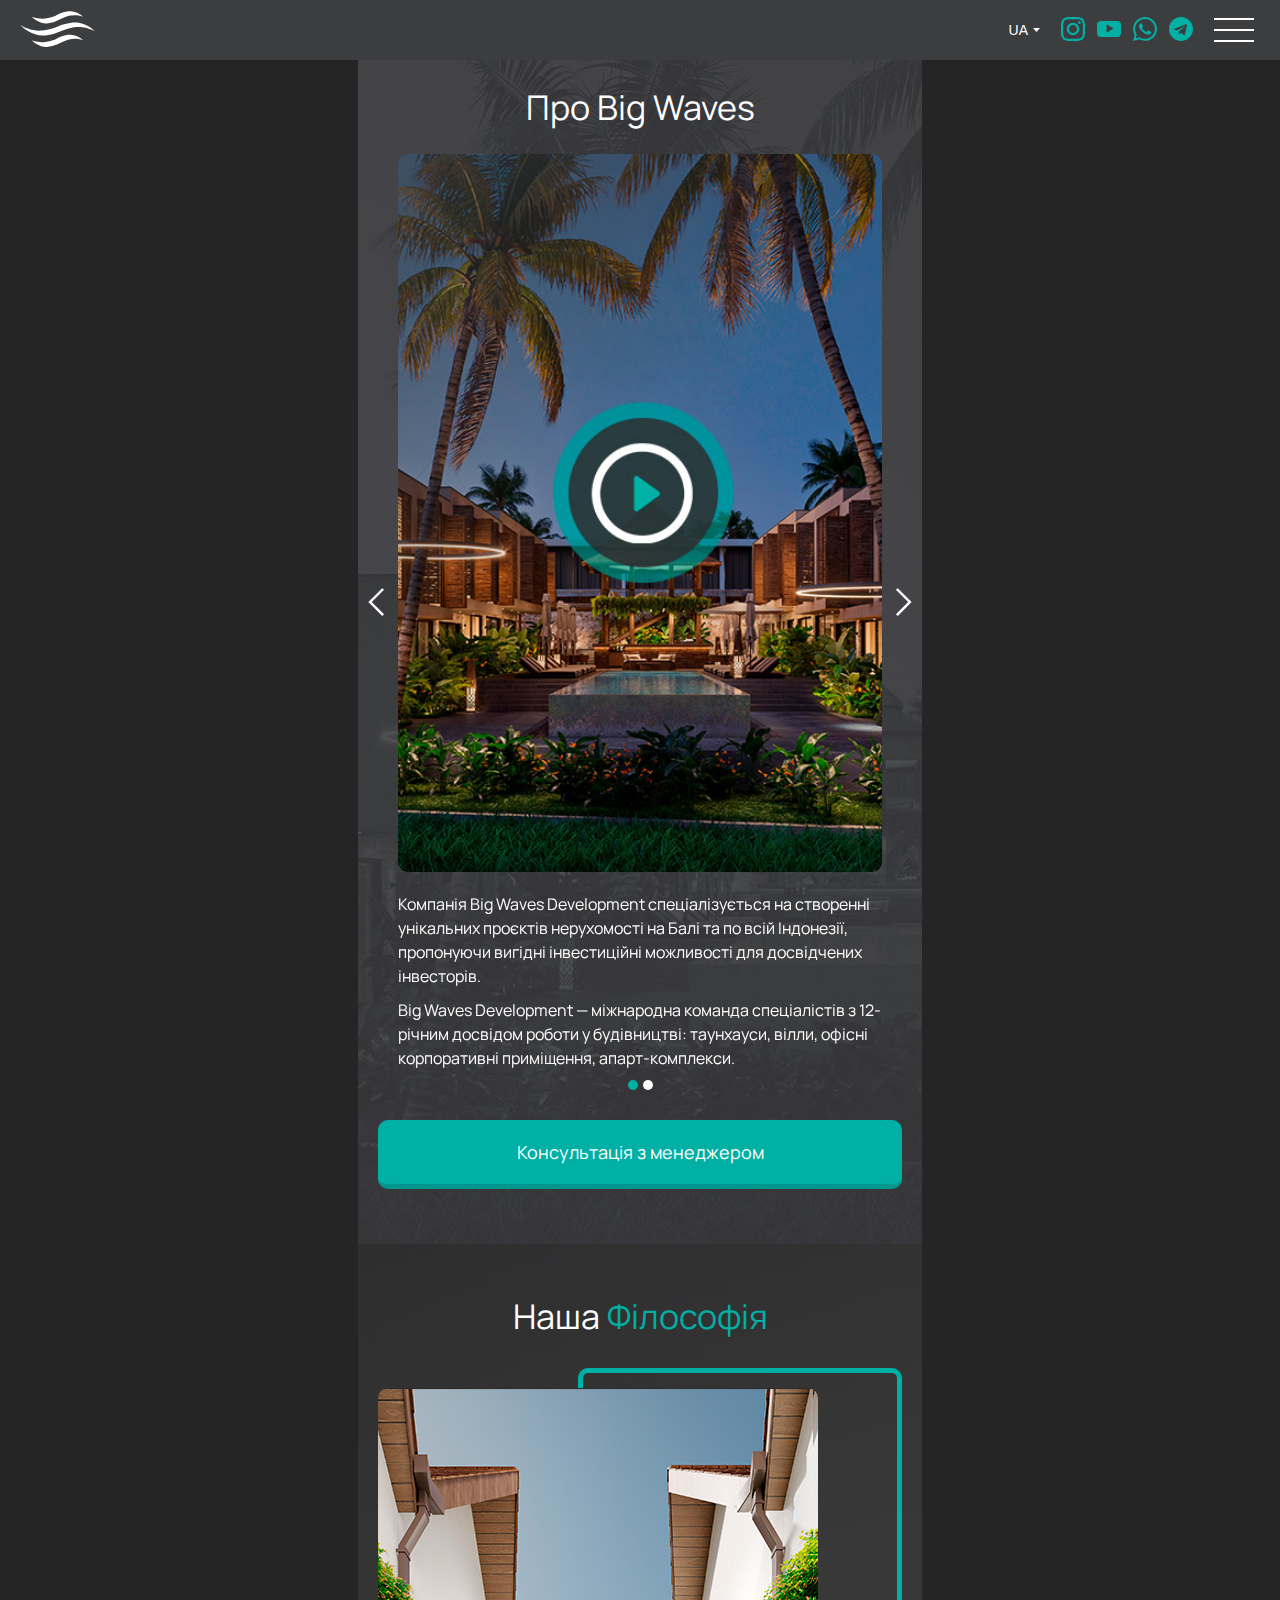
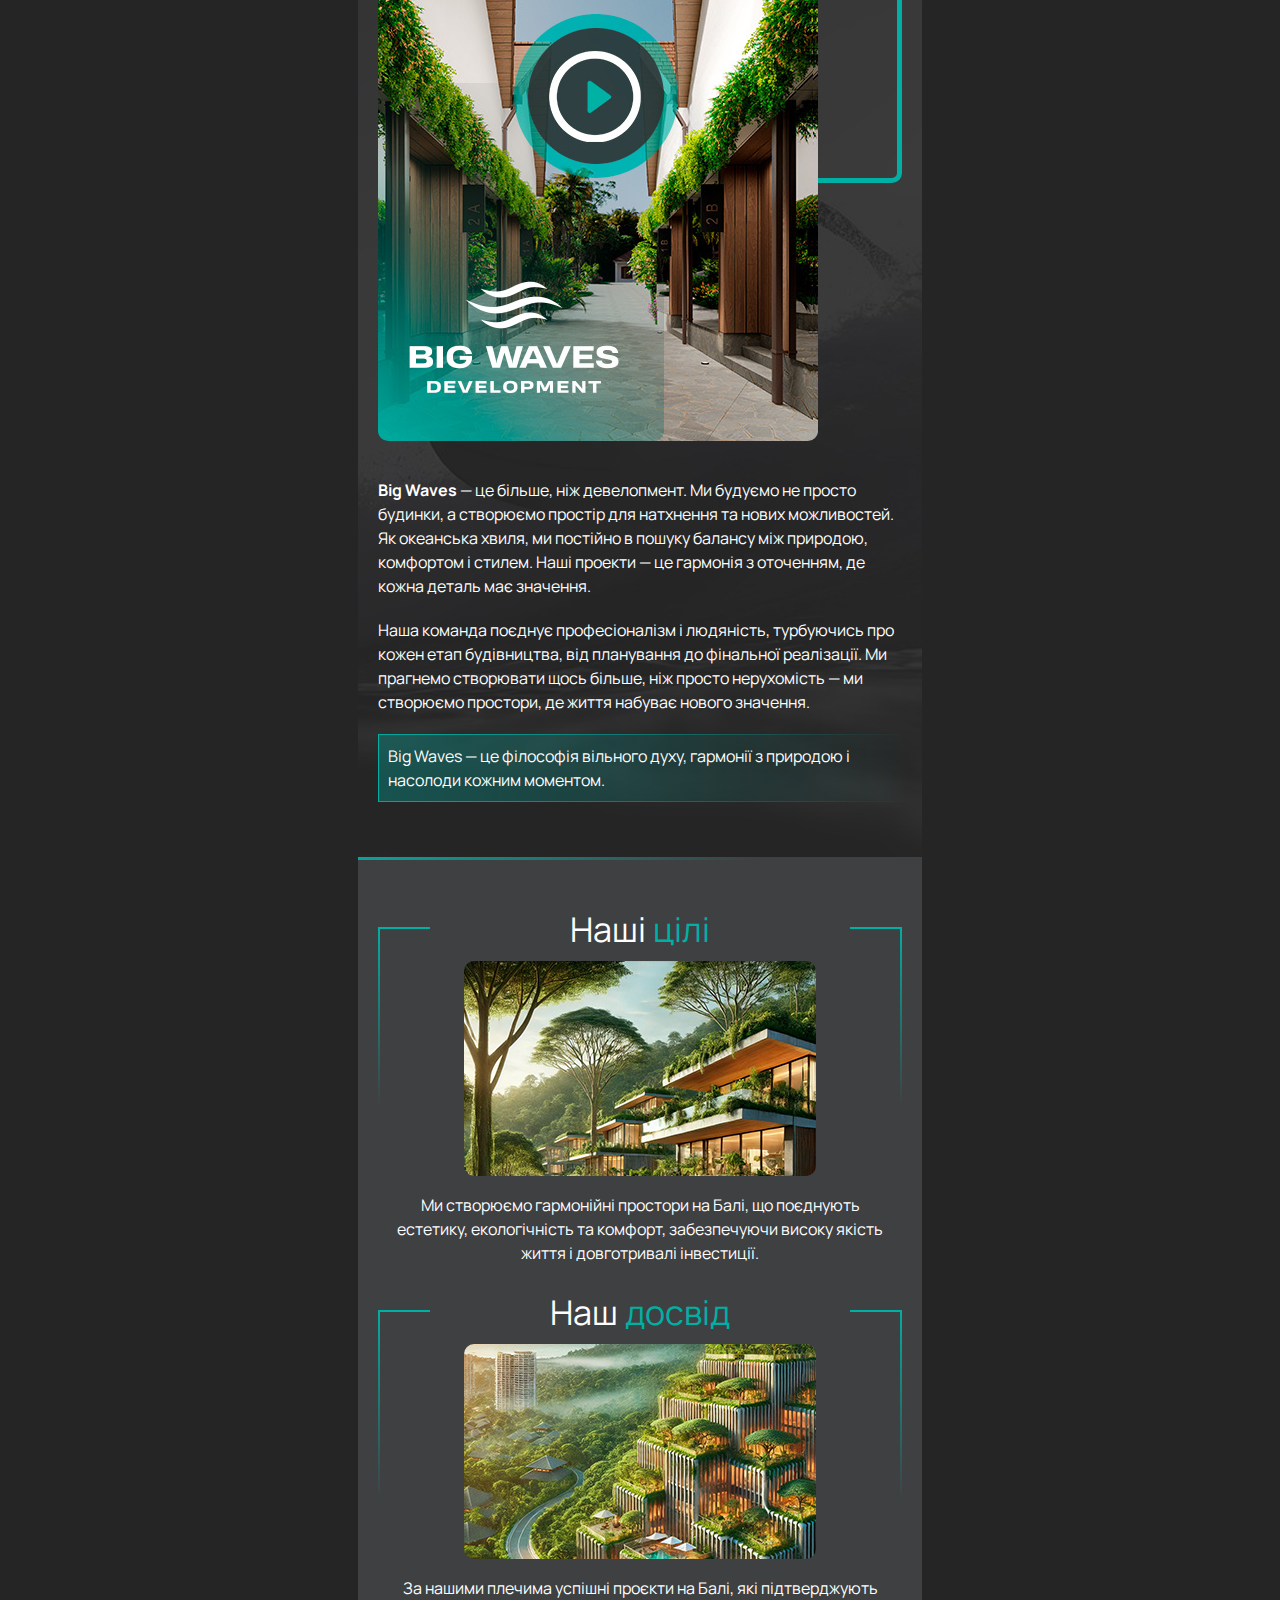
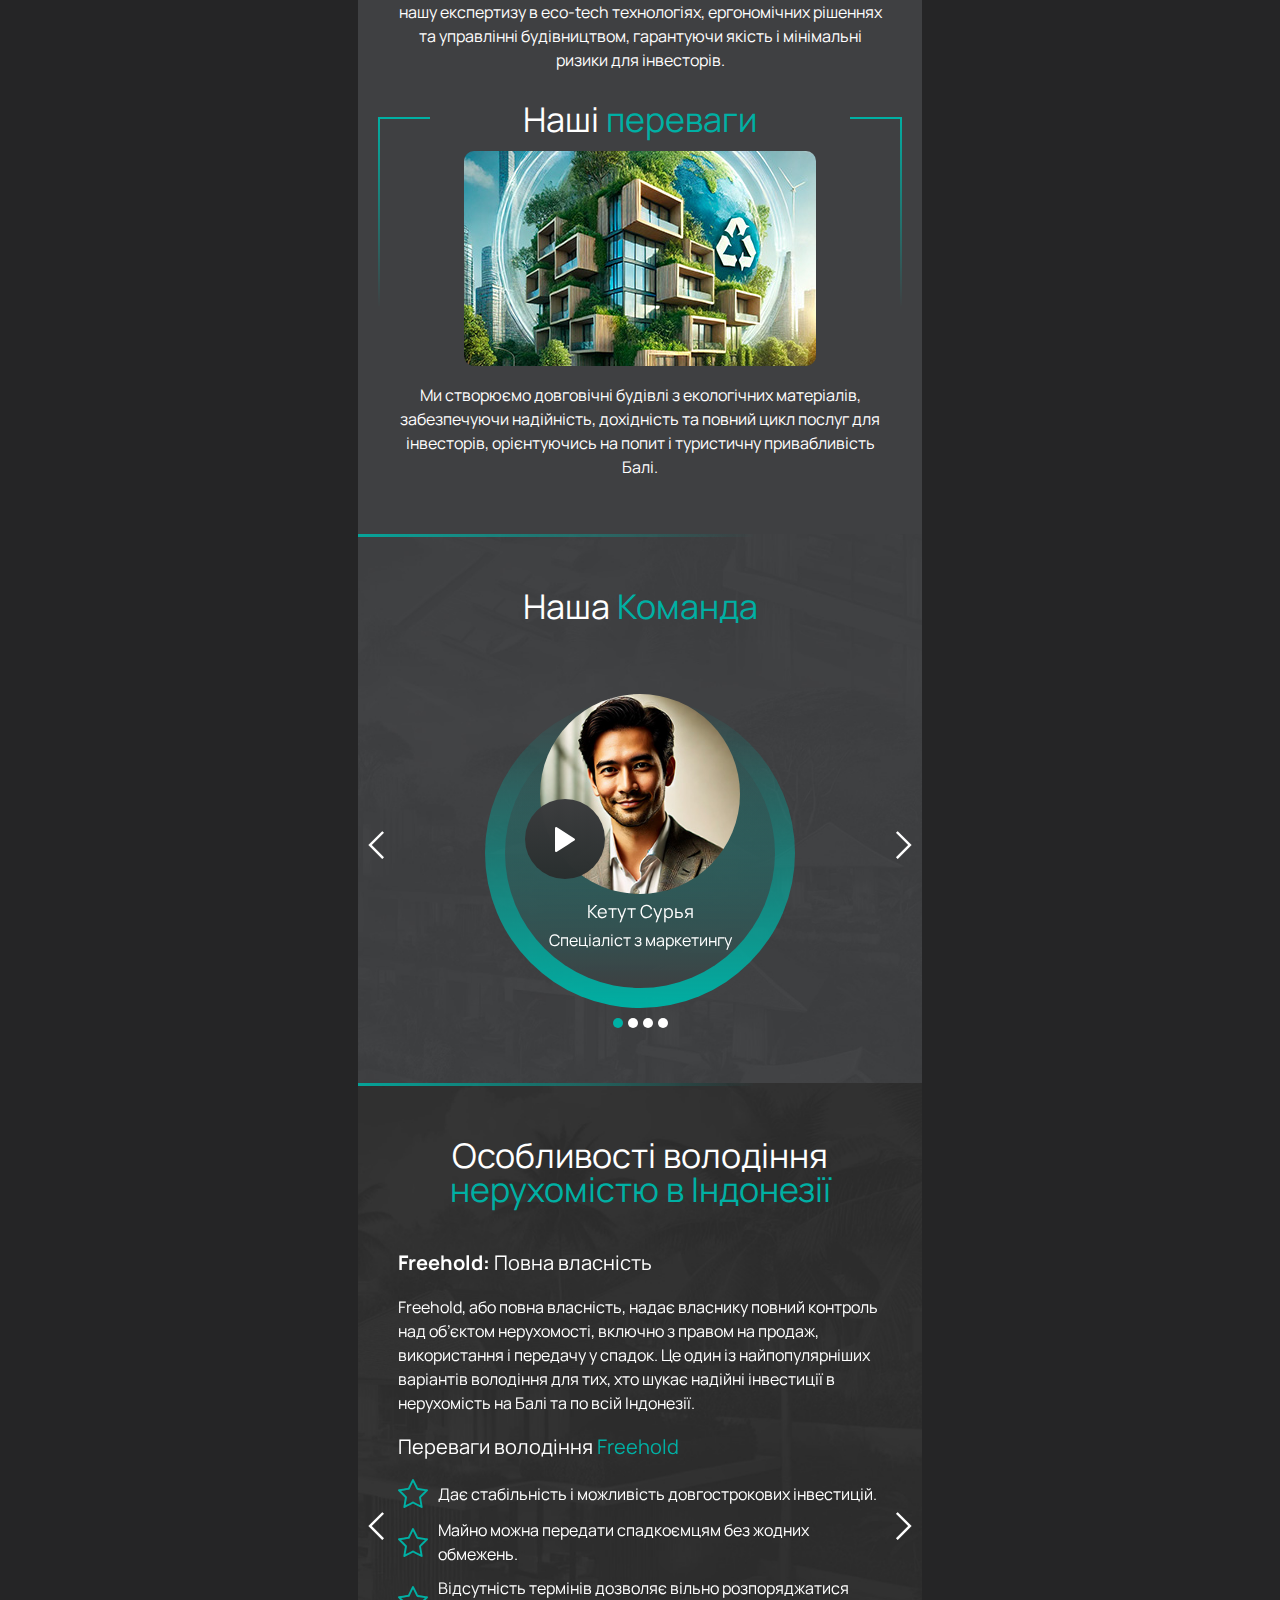
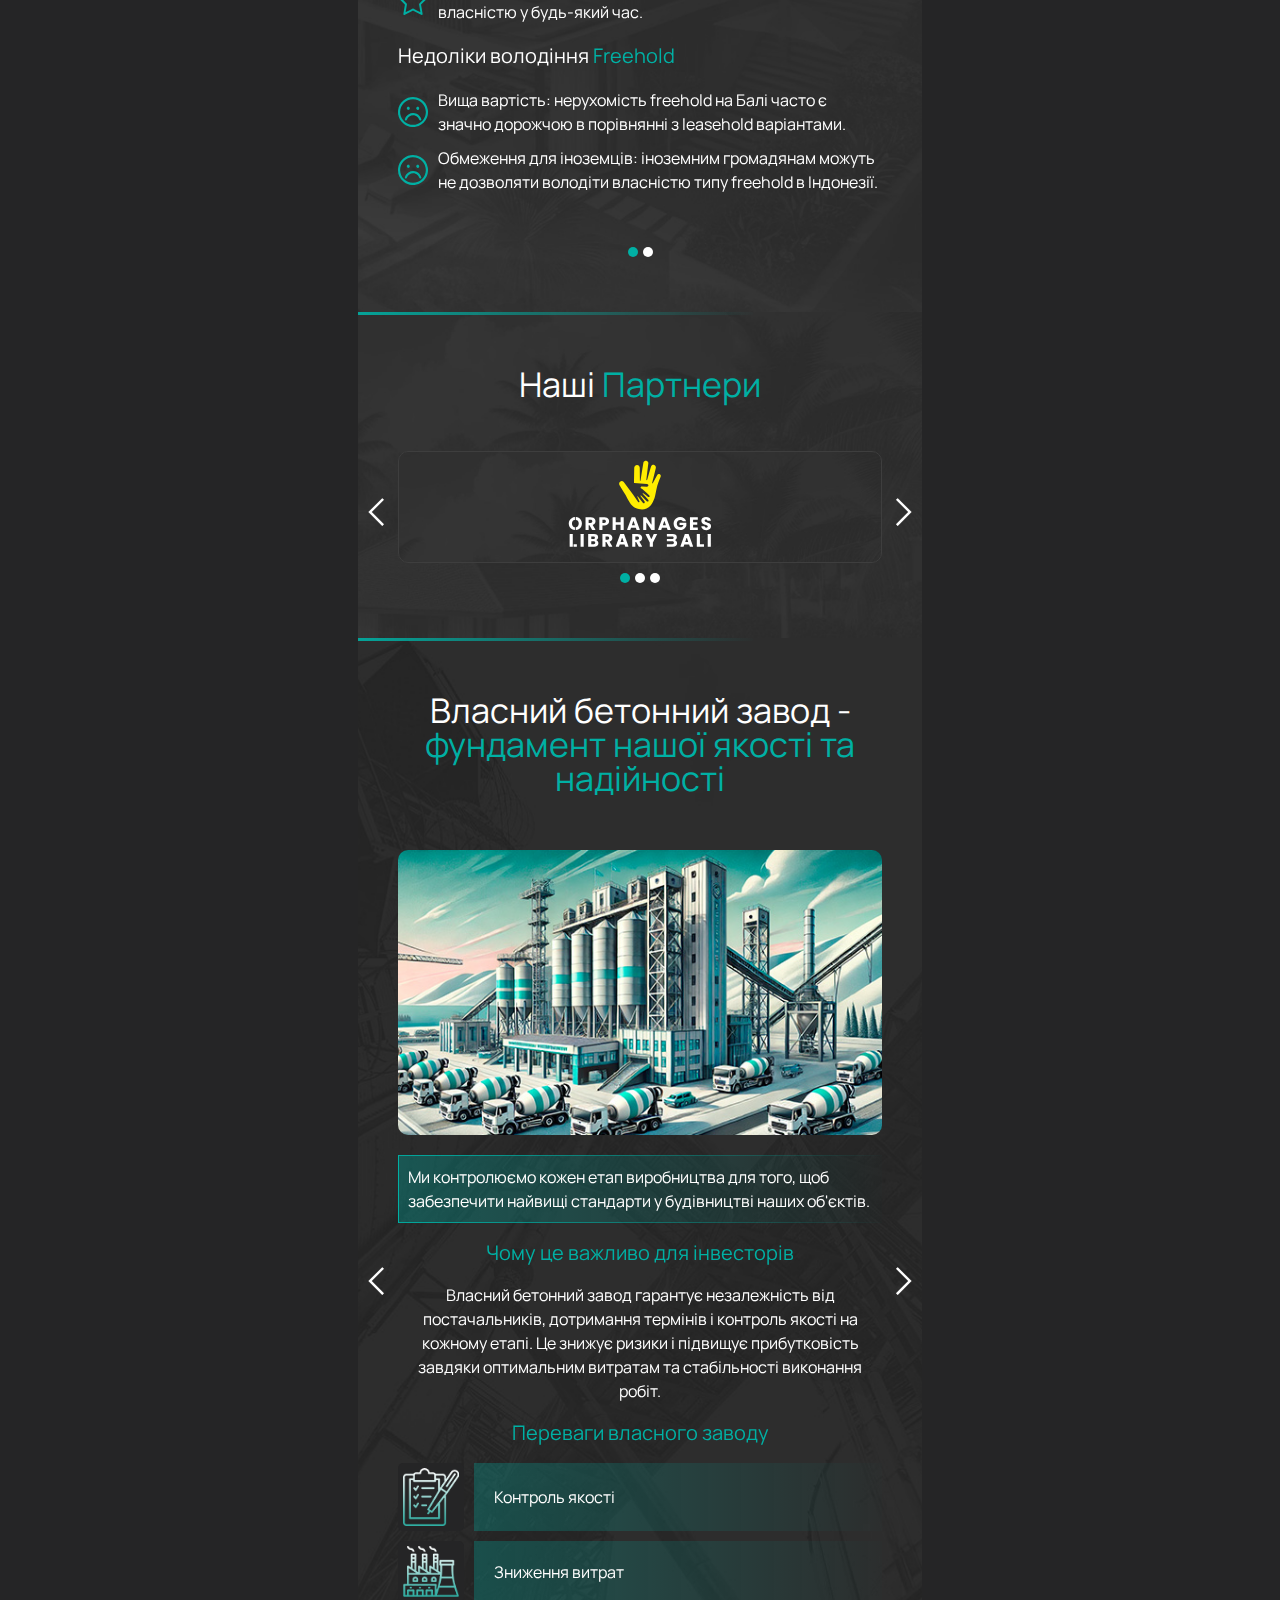
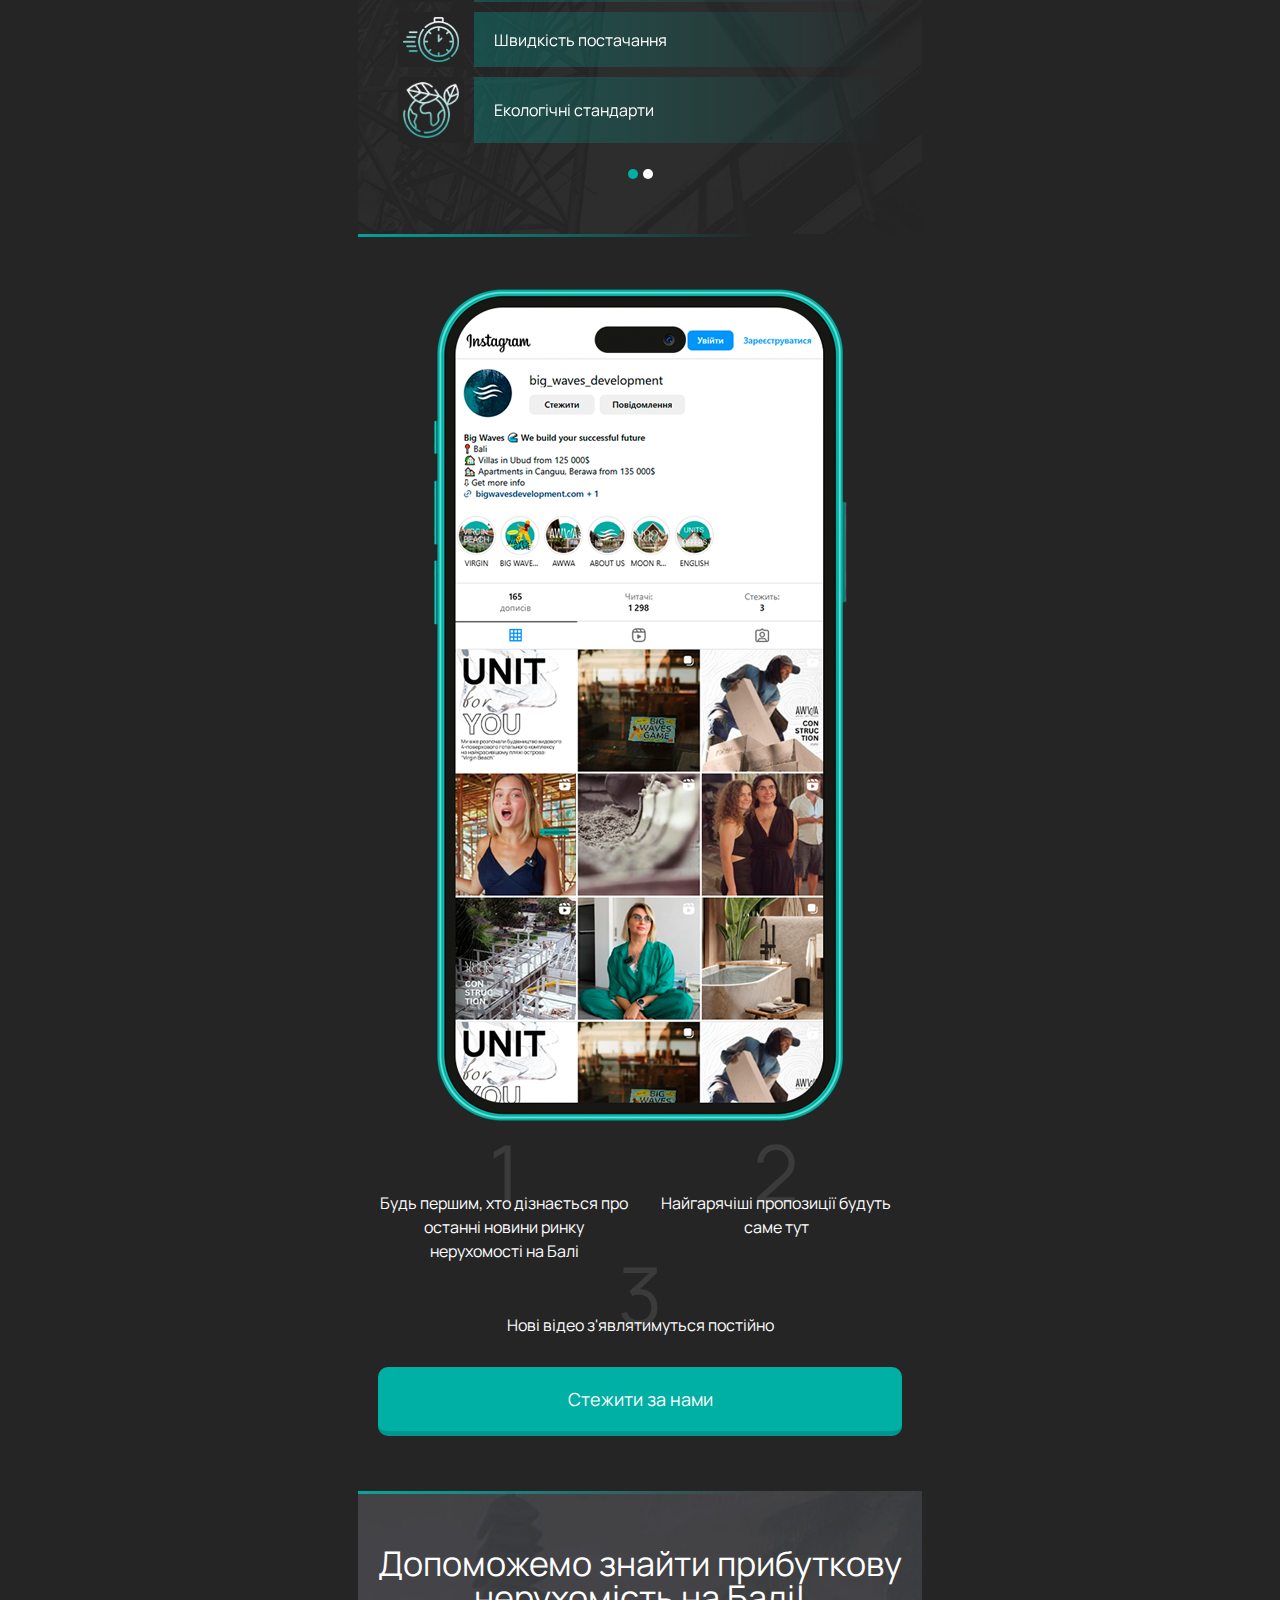
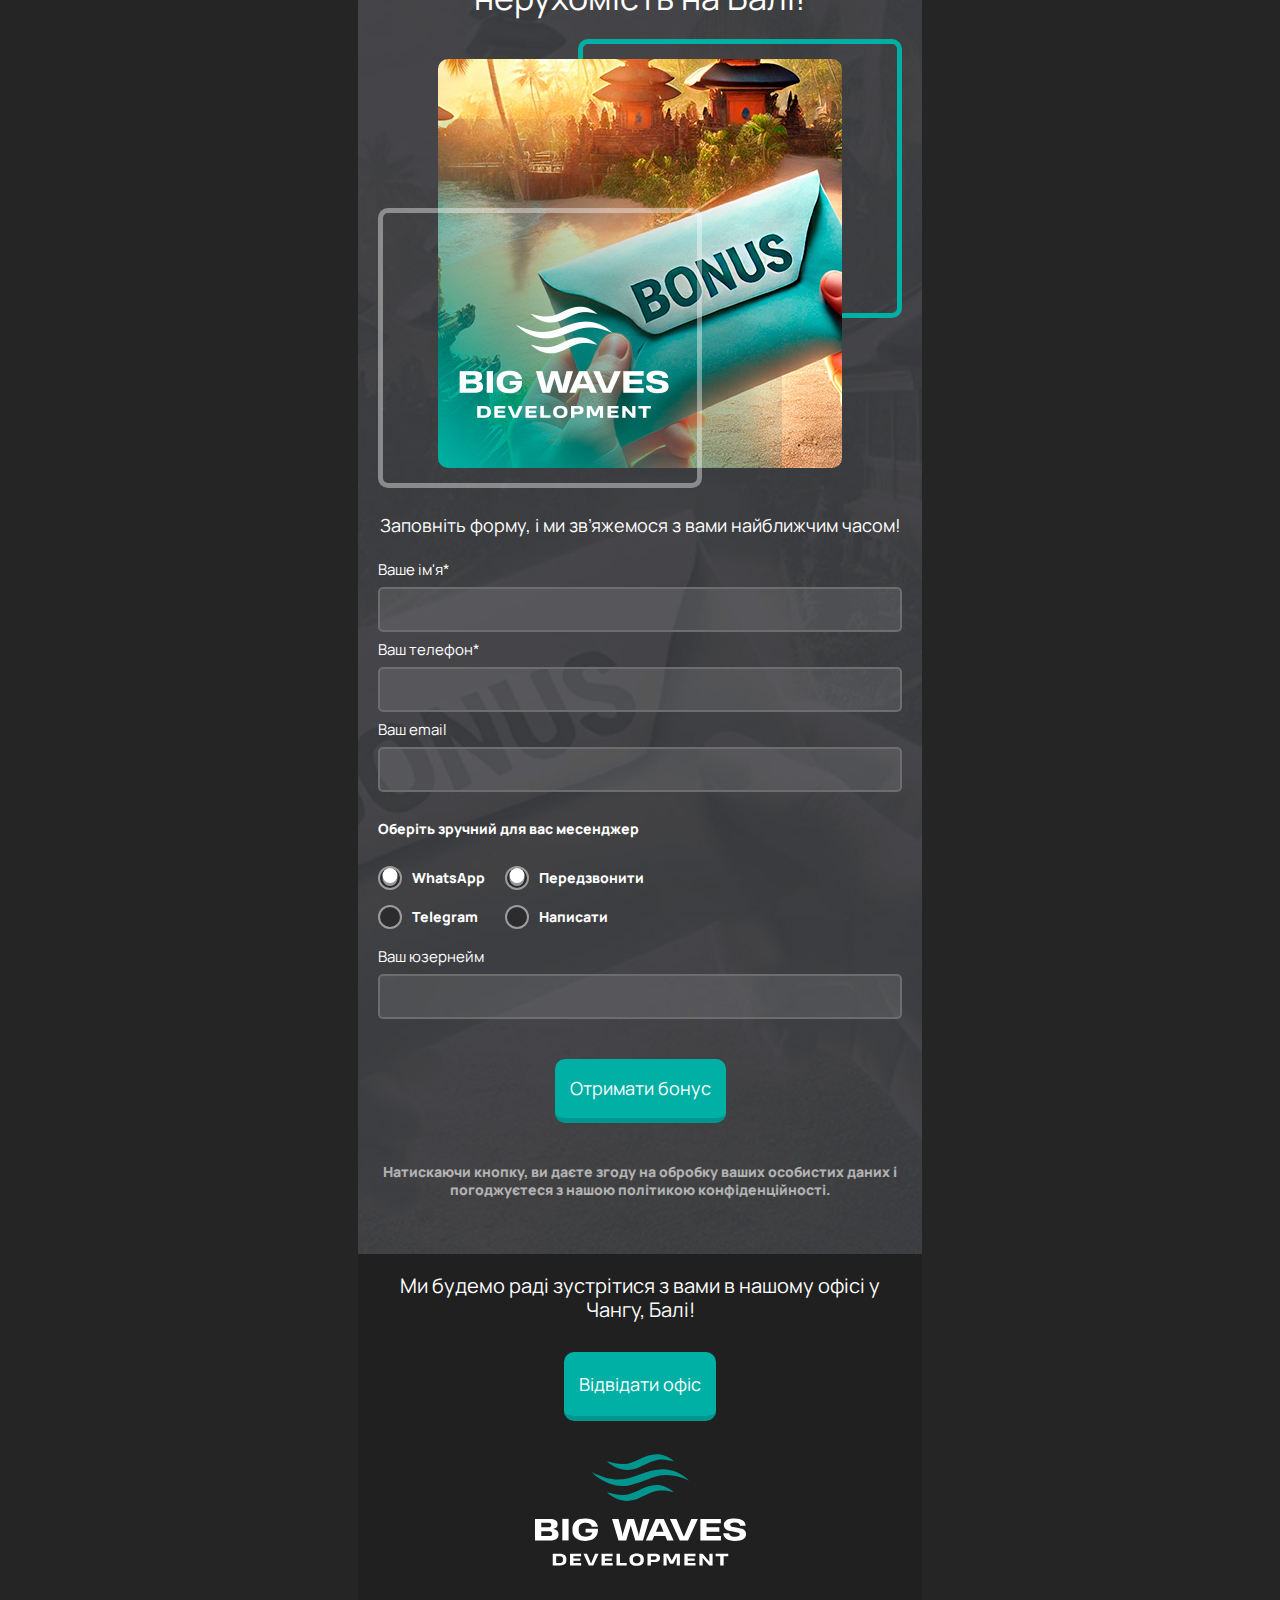
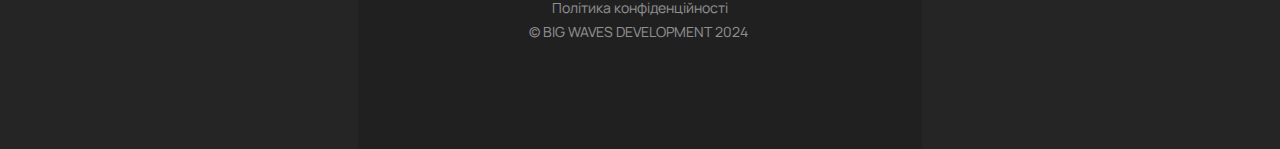
<file: about.html>
<!DOCTYPE html>
<html lang="en">

<head>
    <meta charset="UTF-8">
    <link rel="icon" type="image/png" href="img/favicon.png?v=1.0.1">
    <meta name="viewport" content="width=device-width, initial-scale=1.0">
    <title>Big Waves</title>
    <link rel="stylesheet" href="css/owl.carousel.min.css">
    <link rel="stylesheet" href="css/jquery.fancybox.min.css">
    <link rel="stylesheet" href="css/style.css?v=4.0.1">
</head>

<body class="pageAbout">
    <main class="mainHome">
        <!-- Modal min -->
        <div class="modalBody">
            <div class="modalBodyBtn">
                <a href="#sec1" class="btn btn_gr bordrR">Вибрати юнiт</a>
                <span class="btn btn_gr bordrL selectMd">Замовити дзвiнок</span>
            </div>
            <div class="mainMdWr" id="mainMd">
                <a href="#" target="_blank"><img src="img/whatsapp.svg" alt="Ico"></a>
                <a href="#" target="_blank"><img src="img/telegram.svg" alt="Ico"></a>
            </div>
        </div>
        <!-- Modal min -->

        <!-- About form -->
        <div class="defForm aboutForm" id="aboutForm">
            <button type="button" class="closeAboutForm"></button>
            <form action="/">
                <div class="defFormTitle">Заповніть форму і отримайте безкоштовну консультацію з менеджером</div>
                <label for="aboutFormName">
                    Ваше ім'я*
                    <input type="text" name="aboutFormName" id="aboutFormName" required>
                </label>

                <div>
                    <label for="sec10PCode" class="relLabel">
                        Ваш телефон*
                        <input type="text" name="sec10Phone[]" class="sec10Phone" required autocomplete="off">
                        <div class="phoneSuggestions suggestions"></div>
                    </label>
                </div>

                <label for="aboutFormMail">
                    Ваш email
                    <input type="email" name="aboutFormMail" id="aboutFormMail">
                </label>

                <i>Оберіть зручний для вас месенджер</i>

                <div class="formGroup">
                    <div class="formGroupWr">
                        <label for="aboutFormMediaWApp" class="formGroupLb">
                            <input type="radio" name="aboutFormMedia" value="WhatsApp" id="aboutFormMediaWApp" checked>
                            <span class="formGroupOw"></span>
                            <i>WhatsApp</i>
                        </label>
                        <label for="aboutFormMediaTg" class="formGroupLb">
                            <input type="radio" name="aboutFormMedia" value="Telegram" id="aboutFormMediaTg">
                            <span class="formGroupOw"></span>
                            <i>Telegram</i>
                        </label>

                    </div>
                    <div class="formGroupWr">
                        <label for="aboutFormAction1" class="formGroupLb">
                            <input type="radio" name="aboutFormAction" value="Передзвонити" id="aboutFormAction1"
                                checked>
                            <span class="formGroupOw"></span>
                            <i>Передзвонити</i>
                        </label>
                        <label for="aboutFormAction2" class="formGroupLb">
                            <input type="radio" name="aboutFormAction" value="Написати" id="aboutFormAction2">
                            <span class="formGroupOw"></span>
                            <i>Написати</i>
                        </label>
                    </div>
                </div>
                <label for="formUserName" class="formGroupLb formGroupLb2">
                    Ваш юзернейм
                    <input type="text" name="formUserName" value="" id="formUserName">
                </label>
                <div class="flexCenter">
                    <button type="submit" name="aboutFormBtn" class="btn btn_gr">Отримати бонус</button>
                </div>
                <i class="qizBtnT">
                    Натискаючи кнопку, ви даєте згоду на обробку ваших особистих даних і
                    погоджуєтеся з нашою політикою конфіденційності.
                </i>
            </form>
        </div>
        <!-- About form -->

        <!-- Production process form -->
        <div class="defForm productionProcessForm" id="productionProcessForm">
            <button type="button" class="closeProductionProcessForm"></button>
            <form action="/">
                <div class="defFormTitle">Як з вами зв’язатися?</div>
                <label for="productionProcessFormName">
                    Ваше ім'я*
                    <input type="text" name="productionProcessFormName" id="productionProcessFormName" required>
                </label>

                <div>
                    <label for="sec10PCode" class="relLabel">
                        Ваш телефон*
                        <input type="text" name="sec10Phone[]" class="sec10Phone" required autocomplete="off">
                        <div class="phoneSuggestions suggestions"></div>
                    </label>
                </div>

                <label for="productionProcessFormMail">
                    Ваш email
                    <input type="email" name="productionProcessFormMail" id="productionProcessFormMail">
                </label>

                <i>Оберіть зручний для вас месенджер</i>

                <div class="formGroup">
                    <div class="formGroupWr">
                        <label for="productionProcessFormMediaWApp" class="formGroupLb">
                            <input type="radio" name="productionProcessFormMedia" value="WhatsApp"
                                id="productionProcessFormMediaWApp" checked>
                            <span class="formGroupOw"></span>
                            <i>WhatsApp</i>
                        </label>
                        <label for="productionProcessFormMediaTg" class="formGroupLb">
                            <input type="radio" name="productionProcessFormMedia" value="Telegram"
                                id="productionProcessFormMediaTg">
                            <span class="formGroupOw"></span>
                            <i>Telegram</i>
                        </label>

                    </div>
                    <div class="formGroupWr">
                        <label for="productionProcessFormAction1" class="formGroupLb">
                            <input type="radio" name="productionProcessFormAction" value="Передзвонити"
                                id="productionProcessFormAction1" checked>
                            <span class="formGroupOw"></span>
                            <i>Передзвонити</i>
                        </label>
                        <label for="productionProcessFormAction2" class="formGroupLb">
                            <input type="radio" name="productionProcessFormAction" value="Написати"
                                id="productionProcessFormAction2">
                            <span class="formGroupOw"></span>
                            <i>Написати</i>
                        </label>
                    </div>
                </div>
                <label for="formUserName" class="formGroupLb formGroupLb2">
                    Ваш юзернейм
                    <input type="text" name="formUserName" value="" id="formUserName">
                </label>
                <div class="flexCenter">
                    <button type="submit" name="productionProcessFormBtn" class="btn btn_gr">Відправити</button>
                </div>
                <i class="qizBtnT">
                    Натискаючи кнопку, ви даєте згоду на обробку ваших особистих даних і
                    погоджуєтеся з нашою політикою конфіденційності.
                </i>
            </form>
        </div>
        <!-- Production process form -->

        <!--Visit office us form -->
        <div class="defForm visitOfficeForm" id="visitOfficeForm">
            <button type="button" class="closeVisitOfficeForm"></button>
            <form action="/">
                <div class="defFormTitle">Заповніть форму, і наш менеджер зв'яжеться з вами для підтвердження часу
                    візиту до офісу в Чангу.</div>
                <label for="visitOfficeFormName">
                    Ваше ім'я*
                    <input type="text" name="visitOfficeFormName" id="visitOfficeFormName" required>
                </label>

                <div>
                    <label for="sec10PCode" class="relLabel">
                        Ваш телефон*
                        <input type="text" name="sec10Phone[]" class="sec10Phone" required autocomplete="off">
                        <div class="phoneSuggestions suggestions"></div>
                    </label>
                </div>

                <label for="visitOfficeFormMail">
                    Ваш email
                    <input type="email" name="visitOfficeFormMail" id="visitOfficeFormMail">
                </label>

                <i>Оберіть зручний для вас месенджер</i>

                <div class="formGroup">
                    <div class="formGroupWr">
                        <label for="visitOfficeFormMediaWApp" class="formGroupLb">
                            <input type="radio" name="visitOfficeFormMedia" value="WhatsApp"
                                id="visitOfficeFormMediaWApp" checked>
                            <span class="formGroupOw"></span>
                            <i>WhatsApp</i>
                        </label>
                        <label for="visitOfficeFormMediaTg" class="formGroupLb">
                            <input type="radio" name="visitOfficeFormMedia" value="Telegram"
                                id="visitOfficeFormMediaTg">
                            <span class="formGroupOw"></span>
                            <i>Telegram</i>
                        </label>

                    </div>
                    <div class="formGroupWr">
                        <label for="visitOfficeFormAction1" class="formGroupLb">
                            <input type="radio" name="visitOfficeFormAction" value="Передзвонити"
                                id="visitOfficeFormAction1" checked>
                            <span class="formGroupOw"></span>
                            <i>Передзвонити</i>
                        </label>
                        <label for="visitOfficeFormAction2" class="formGroupLb">
                            <input type="radio" name="visitOfficeFormAction" value="Написати"
                                id="visitOfficeFormAction2">
                            <span class="formGroupOw"></span>
                            <i>Написати</i>
                        </label>
                    </div>
                </div>
                <label for="formUserName" class="formGroupLb formGroupLb2">
                    Ваш юзернейм
                    <input type="text" name="formUserName" value="" id="formUserName">
                </label>
                <div class="flexCenter">
                    <button type="submit" name="ivisitOfficeFormBtn" class="btn btn_gr">Відправити</button>
                </div>
                <i class="qizBtnT">
                    Натискаючи кнопку, ви даєте згоду на обробку ваших особистих даних і
                    погоджуєтеся з нашою політикою конфіденційності.
                </i>
            </form>
        </div>
        <!-- Visit office form -->

        <header class="header headerPage">
            <nav class="mainNav">
                <a href="/" class="logo"><img src="img/Logo-min.svg" alt="Logo"></a>
                <div class="navRight">
                    <div class="navLang">
                        <button type="button" class="navLang">
                            <span>UA <img src="img/arrow-bot.svg" alt="Ar"></span>
                        </button>
                        <div class="navLangList">
                            <a href="#">UA</a>
                            <a href="#">RU</a>
                            <a href="#">EN</a>
                        </div>
                    </div>
                    <div class="navMedia">
                        <a href="" target="_blank"><img src="img/instagram.svg" alt="Media"></a>
                        <a href="" target="_blank"><img src="img/youtube.svg" alt="Media"></a>
                        <a href="" target="_blank"><img src="img/whatsapp.svg" alt="Media"></a>
                        <a href="" target="_blank"><img src="img/telegram.svg" alt="Media"></a>
                    </div>
                    <button type="button" class="navMbutton">
                        <span></span>
                        <span></span>
                        <span></span>
                    </button>
                </div>
            </nav>
            <div class="navListMenu">
                <div class="navListRow">
                    <a href="#">Головна</a>
                    <a href="#">Про нас</a>
                    <a href="#">Наші проєкти</a>
                    <a href="#">Про Балі</a>
                    <a href="#">Партнерам</a>
                    <a href="#">Блог</a>
                    <a href="#">Поширені запитання</a>
                    <a href="#">Кар'єра</a>
                    <a href="#">Контакти</a>
                </div>
            </div>
        </header>

        <section class="section sec3" id="sec3">
            <div class="container">
                <h3 class="secTitle">Про Big Waves</h3>

                <div class="owl-carousel aboutCarousel">
                    <div class="item">
                        <div class="aboutVFrame">
                            <div class="prSwipe"></div>
                            <a href="https://www.youtube.com/watch?v=393JkWCNW-Q" data-fancybox><img
                                    src="img/about-v.jpg?v=1.0.1" alt="About"></a>
                        </div>
                        <div class="aboutDesc">
                            <p>
                                Компанія Big Waves Development спеціалізується на створенні унікальних проєктів
                                нерухомості на
                                Балі та по всій Індонезії, пропонуючи вигідні інвестиційні можливості для досвідчених
                                інвесторів.
                            </p>
                            <p>
                                Big Waves Development — міжнародна команда спеціалістів з 12-річним досвідом роботи у
                                будівництві: таунхауси, вілли, офісні корпоративні приміщення, апарт-комплекси.
                            </p>
                        </div>
                    </div>
                    <div class="item">
                        <div class="aboutContWr">
                            <div class="prSwipe"></div>
                            <div class="aboutStat">
                                <div class="aboutStatRow">
                                    <div class="aboutStatRowWr">
                                        <div class="aboutStatCol">з 2012 року</div>
                                        <div class="aboutStatColT">Працюємо в будівництві</div>
                                    </div>
                                    <div class="aboutStatRowWr">
                                        <div class="aboutStatCol">123</div>
                                        <div class="aboutStatColT">Інвестори в будівництво</div>
                                    </div>
                                    <div class="aboutStatRowWr">
                                        <div class="aboutStatCol">15%</div>
                                        <div class="aboutStatColT">Середня рентабельність інвестицій</div>
                                    </div>
                                </div>

                                <div class="aboutStatRow">
                                    <div class="aboutStatRowWr">
                                        <div class="aboutStatCol">3 комплекси</div>
                                        <div class="aboutStatColT">У нашому поточному портфоліо</div>
                                    </div>
                                    <div class="aboutStatRowWr">
                                        <div class="aboutStatCol">50+</div>
                                        <div class="aboutStatColT">Одиниць на стадії будівництва</div>
                                    </div>
                                    <div class="aboutStatRowWr">
                                        <div class="aboutStatCol">
                                            15 000
                                            <span>квадратних метрів</span>
                                        </div>
                                        <div class="aboutStatColT">Зданих проєктів</div>
                                    </div>
                                </div>
                            </div>

                            <div class="aboutQo">
                                <div>
                                    Ми маємо всі необхідні ліцензії та реєстраційні документи, що забезпечують юридичну
                                    цілісність і надійність наших проєктів.
                                </div>
                            </div>

                            <div class="aboutVideo">
                                <a href="https://www.youtube.com/watch?v=393JkWCNW-Q" data-fancybox><img
                                        src="img/about-v2.jpg?v=1.0.1" alt="Video"></a>
                            </div>
                        </div>
                    </div>
                </div>
                <span class="btn btn_gr btnMt30" id="aboutFormSubmit">Консультація з менеджером</span>
            </div>
        </section>

        <section class="section secOurPhilosophy" id="secOurPhilosophy">
            <div class="container">
                <h3 class="secTitle secTitlePage">Наша <span>Філософія</span></h3>

                <div class="ourPhilosophyVideo">
                    <a href="https://www.youtube.com/watch?v=393JkWCNW-Q" data-fancybox>
                        <img src="img/op-vid.jpg" alt="Video">
                        <span class="qizPicLine1"></span>
                    </a>
                </div>

                <div class="ourPhilosophyTWr">
                    <p>
                        <b>Big Waves</b> — це більше, ніж девелопмент. Ми будуємо не просто будинки,
                        а створюємо простір для натхнення та нових можливостей. Як океанська
                        хвиля, ми постійно в пошуку балансу між природою, комфортом і стилем.
                        Наші проекти — це гармонія з оточенням, де кожна деталь має значення.
                    </p>
                    <p>
                        Наша команда поєднує професіоналізм і людяність, турбуючись про
                        кожен етап будівництва, від планування до фінальної реалізації.
                        Ми прагнемо створювати щось більше, ніж просто нерухомість — ми
                        створюємо простори, де життя набуває нового значення.
                    </p>
                    <div class="bqLine">
                        <span class="bqLine1"></span>
                        <span class="bqLine2"></span>
                        <span class="bqLine3"></span>
                        Big Waves — це філософія вільного духу, гармонії з природою і насолоди кожним моментом.
                    </div>
                </div>

            </div>
        </section>

        <section class="section sectionLine secMainTarget" id="secMainTarget">
            <div class="container">
                <div class="mainTargetWr">
                    <div class="mainTarget">
                        <span class="mainTargetL1"></span>
                        <span class="mainTargetL2"></span>
                        <span class="mainTargetL3"></span>
                        <span class="mainTargetL4"></span>
                        <div class="mainTargetT">Наші <span>цілі</span></div>
                        <div class="mainTargetP"><img src="img/mTarget-1.jpg" alt="Pic"></div>
                        <div class="mainTargetD">
                            Ми створюємо гармонійні простори на Балі, що поєднують естетику, екологічність та комфорт,
                            забезпечуючи високу якість життя і довготривалі інвестиції.
                        </div>
                    </div>
                    <div class="mainTarget">
                        <span class="mainTargetL1"></span>
                        <span class="mainTargetL2"></span>
                        <span class="mainTargetL3"></span>
                        <span class="mainTargetL4"></span>
                        <div class="mainTargetT">Наш <span>досвід</span></div>
                        <div class="mainTargetP"><img src="img/mTarget-2.jpg" alt="Pic"></div>
                        <div class="mainTargetD">
                            За нашими плечима успішні проєкти на Балі, які підтверджують нашу експертизу в eco-tech
                            технологіях, ергономічних рішеннях та управлінні будівництвом, гарантуючи якість і
                            мінімальні ризики для інвесторів.
                        </div>
                    </div>
                    <div class="mainTarget">
                        <span class="mainTargetL1"></span>
                        <span class="mainTargetL2"></span>
                        <span class="mainTargetL3"></span>
                        <span class="mainTargetL4"></span>
                        <div class="mainTargetT">Наші <span>переваги</span></div>
                        <div class="mainTargetP"><img src="img/mTarget-3.jpg" alt="Pic"></div>
                        <div class="mainTargetD">
                            Ми створюємо довговічні будівлі з екологічних матеріалів, забезпечуючи надійність,
                            дохідність та повний цикл послуг для інвесторів, орієнтуючись на попит і туристичну
                            привабливість Балі.
                        </div>
                    </div>
                </div>
            </div>
        </section>

        <section class="section sectionLine secOurTeam" id="secOurTeam">
            <div class="container">
                <h3 class="secTitle secTitlePage">Наша <span>Команда</span></h3>
                <div class="prSwipe"></div>
                <div class="owl-carousel teamCarousel">
                    <div class="item">
                        <div class="teamOwlWr">
                            <div class="teamOwl">
                                <div class="teamOwl2">
                                    <div class="teamOwl3">
                                        <a href="https://www.youtube.com/watch?v=393JkWCNW-Q" class="teamVideo"
                                            data-fancybox>
                                            <img src="img/play-button.svg" alt="Play">
                                        </a>
                                        <img src="img/team-1.jpg" alt="Team">
                                    </div>
                                    <div class="teamOwl2Name">Кетут Сурья</div>
                                    <div class="teamOwl2Job">Спеціаліст з маркетингу</div>
                                </div>
                            </div>
                        </div>
                    </div>

                    <div class="item">
                        <div class="teamOwlWr">
                            <div class="teamOwl">
                                <div class="teamOwl2">
                                    <div class="teamOwl3">
                                        <a href="https://www.youtube.com/watch?v=393JkWCNW-Q" class="teamVideo"
                                            data-fancybox>
                                            <img src="img/play-button.svg" alt="Play">
                                        </a>
                                        <img src="img/team-2.jpg" alt="Team">
                                    </div>
                                    <div class="teamOwl2Name">Вайян Агунг</div>
                                    <div class="teamOwl2Job">Архітектор</div>
                                </div>
                            </div>
                        </div>
                    </div>

                    <div class="item">
                        <div class="teamOwlWr">
                            <div class="teamOwl">
                                <div class="teamOwl2">
                                    <div class="teamOwl3">
                                        <a href="https://www.youtube.com/watch?v=393JkWCNW-Q" class="teamVideo"
                                            data-fancybox>
                                            <img src="img/play-button.svg" alt="Play">
                                        </a>
                                        <img src="img/team-3.jpg" alt="Team">
                                    </div>
                                    <div class="teamOwl2Name">Маде Раден</div>
                                    <div class="teamOwl2Job">Інженер з екотехнологій</div>
                                </div>
                            </div>
                        </div>
                    </div>

                    <div class="item">
                        <div class="teamOwlWr">
                            <div class="teamOwl">
                                <div class="teamOwl2">
                                    <div class="teamOwl3">
                                        <a href="https://www.youtube.com/watch?v=393JkWCNW-Q" class="teamVideo"
                                            data-fancybox>
                                            <img src="img/play-button.svg" alt="Play">
                                        </a>
                                        <img src="img/team-4.jpg" alt="Team">
                                    </div>
                                    <div class="teamOwl2Name">Путу Арджуна</div>
                                    <div class="teamOwl2Job">Менеджер проєктів</div>
                                </div>
                            </div>
                        </div>
                    </div>

                </div>
            </div>
        </section>

        <section class="section sectionLine secEstateIndonesia" id="secEstateIndonesia">
            <div class="container">
                <h3 class="secTitle secTitlePage">Особливості володіння <span>нерухомістю в Індонезії</span></h3>

                <div class="owl-carousel estateIndonesiaCarousel">
                    <div class="item">
                        <div class="estateIndonesiaWr">
                            <div class="prSwipe"></div>
                            <div class="estateIndonesiaT"><b>Freehold:</b> Повна власність</div>
                            <div class="estateIndonesiaD">
                                Freehold, або повна власність, надає власнику повний контроль над об’єктом нерухомості,
                                включно
                                з правом на продаж, використання і передачу у спадок. Це один із найпопулярніших
                                варіантів
                                володіння для тих, хто шукає надійні інвестиції в нерухомість на Балі та по всій
                                Індонезії.
                            </div>

                            <div class="estateIndonesiaT">Переваги володіння <span>Freehold</span></div>
                            <div class="estateIndonesiaD">
                                <div class="estateIndonesiaList">
                                    <img src="img/rating.svg" alt="Star">
                                    Дає стабільність і можливість довгострокових інвестицій.
                                </div>
                                <div class="estateIndonesiaList">
                                    <img src="img/rating.svg" alt="Star">
                                    Майно можна передати спадкоємцям без жодних обмежень.
                                </div>
                                <div class="estateIndonesiaList">
                                    <img src="img/rating.svg" alt="Star">
                                    Відсутність термінів дозволяє вільно розпоряджатися власністю у будь-який час.
                                </div>
                            </div>

                            <div class="estateIndonesiaT">Недоліки володіння <span>Freehold</span></div>
                            <div class="estateIndonesiaD">
                                <div class="estateIndonesiaList">
                                    <img src="img/smiley.svg" alt="Smile">
                                    Вища вартість: нерухомість freehold на Балі часто є значно дорожчою в порівнянні з
                                    leasehold
                                    варіантами.
                                </div>
                                <div class="estateIndonesiaList">
                                    <img src="img/smiley.svg" alt="Smile">
                                    Обмеження для іноземців: іноземним громадянам можуть не дозволяти володіти власністю
                                    типу
                                    freehold в Індонезії.
                                </div>
                            </div>
                        </div>
                    </div>
                    <div class="item">
                        <div class="estateIndonesiaWr">
                            <div class="prSwipe"></div>
                            <div class="estateIndonesiaT"><b>Leasehold:</b> Оренда</div>
                            <div class="estateIndonesiaD">
                                Leasehold передбачає отримання права на довгострокову оренду землі на визначений період
                                часу. У
                                цьому випадку ви орендуєте землю, але власником нерухомості на ній стаєте ви. Ця схема
                                популярна
                                як на Балі, так і в інших частинах Індонезії та світу.
                            </div>

                            <div class="estateIndonesiaT">Переваги володіння <span>Leasehold</span></div>
                            <div class="estateIndonesiaD">
                                <div class="estateIndonesiaList">
                                    <img src="img/rating.svg" alt="Star">
                                    Доступніші ціни: leasehold об'єкти часто є дешевшими, що робить їх привабливими для
                                    іноземних інвесторів.
                                </div>
                                <div class="estateIndonesiaList">
                                    <img src="img/rating.svg" alt="Star">
                                    Гнучкість: деякі договори оренди можуть передбачати можливість продовження терміну.
                                </div>
                                <div class="estateIndonesiaList">
                                    <img src="img/rating.svg" alt="Star">
                                    Інвестиційні можливості: leasehold об’єкти можуть стати вигідним вкладенням, якщо
                                    правильно
                                    оцінити ринок.
                                </div>
                            </div>

                            <div class="estateIndonesiaT">Недоліки володіння <span>Leasehold</span></div>
                            <div class="estateIndonesiaD">
                                <div class="estateIndonesiaList">
                                    <img src="img/smiley.svg" alt="Smile">
                                    Обмежений термін: оренда має встановлений термін, після закінчення якого можуть
                                    виникнути
                                    певні труднощі.
                                </div>
                                <div class="estateIndonesiaList">
                                    <img src="img/smiley.svg" alt="Smile">
                                    Спадкові права: у деяких випадках оренда не може бути передана спадкоємцям, що може
                                    обмежувати можливості планування.
                                </div>
                            </div>
                        </div>
                    </div>
                </div>
            </div>
        </section>

        <section class="section sectionLine secPartnerP" id="secPartnerP">
            <div class="container">
                <h3 class="secTitle secTitlePage">Наші <span>Партнери</span></h3>

                <div class="partLogosWr">
                    <div class="prSwipe"></div>
                    <div class="owl-carousel partLogosCarousel">
                        <div class="item">
                            <div class="partLogos"><img src="img/Library-Orphanges.svg" alt="Part"></div>
                        </div>
                        <div class="item">
                            <div class="partLogos"><img src="img/koketit-logo.svg" alt="Part"></div>
                        </div>
                        <div class="item">
                            <div class="partLogos"><img src="img/ribashotelsgroup.svg" alt="Part"></div>
                        </div>
                    </div>

                </div>
            </div>
        </section>

        <section class="section sectionLine secConcretePlant" id="secConcretePlant">
            <div class="container">
                <h3 class="secTitle secTitlePage">Власний бетонний завод -<span> фундамент нашої якості та
                        надійності</span></h3>

                <div class="owl-carousel productionProcessCarousel">
                    <div class="item">
                        <div class="concretePlantWr">
                            <div class="prSwipe"></div>
                            <div class="concretePlantPic">
                                <img src="img/ConcretePlant-1.jpg" alt="Pic">
                            </div>
                            <div class="bqLine">
                                <span class="bqLine1"></span>
                                <span class="bqLine2"></span>
                                <span class="bqLine3"></span>
                                Ми контролюємо кожен етап виробництва для того, щоб забезпечити найвищі стандарти у
                                будівництві
                                наших об'єктів.
                            </div>
                            <div class="concretePlantT">
                                Чому це важливо для інвесторів
                            </div>
                            <div class="concretePlantD">
                                Власний бетонний завод гарантує незалежність від постачальників, дотримання термінів і
                                контроль
                                якості на кожному етапі. Це знижує ризики і підвищує прибутковість завдяки оптимальним
                                витратам
                                та стабільності виконання робіт.
                            </div>
                            <div class="concretePlantT">
                                Переваги власного заводу
                            </div>
                            <div class="concretePlantListWr">
                                <div class="concretePlantList">
                                    <div class="concretePlantListIco"><img src="img/ConcretePlant-2.png" alt="Pic">
                                    </div>
                                    <div class="concretePlantListDesc">Контроль якості</div>
                                </div>
                                <div class="concretePlantList">
                                    <div class="concretePlantListIco"><img src="img/ConcretePlant-3.png" alt="Pic">
                                    </div>
                                    <div class="concretePlantListDesc">Зниження витрат</div>
                                </div>
                                <div class="concretePlantList">
                                    <div class="concretePlantListIco"><img src="img/ConcretePlant-4.png" alt="Pic">
                                    </div>
                                    <div class="concretePlantListDesc">Швидкість постачання</div>
                                </div>
                                <div class="concretePlantList">
                                    <div class="concretePlantListIco"><img src="img/ConcretePlant-5.png" alt="Pic">
                                    </div>
                                    <div class="concretePlantListDesc">Екологічні стандарти</div>
                                </div>
                            </div>
                        </div>
                    </div>
                    <div class="item">
                        <div class="concretePlantWr">
                            <div class="prSwipe"></div>
                            <div class="concretePlantT">
                                Процес виробництва бетону
                            </div>
                            <div class="productionProcessWr">
                                <div class="productionProcess productionProcess1">
                                    <div class="productionProcessIco">
                                        <img src="img/ConcretePlant-6.jpg" alt="Ico">
                                        <div class="productionProcessTitle">Вибір сировини</div>
                                    </div>
                                </div>
                                <div class="productionProcess productionProcess2">
                                    <div class="productionProcessIco">
                                        <img src="img/ConcretePlant-7.jpg" alt="Ico">
                                        <div class="productionProcessTitle">Виробництво суміші</div>
                                    </div>
                                </div>
                            </div>

                            <div class="productionProcessWr">
                                <div class="productionProcess productionProcess3">
                                    <div class="productionProcessIco">
                                        <img src="img/ConcretePlant-8.jpg" alt="Ico">
                                        <div class="productionProcessTitle">Контроль якості</div>
                                    </div>

                                </div>
                                <div class="productionProcess productionProcess4">
                                    <div class="productionProcessIco">
                                        <img src="img/ConcretePlant-9.jpg" alt="Ico">
                                        <div class="productionProcessTitle">Доставка на майданчик</div>
                                    </div>
                                </div>
                            </div>
                            <div class="productionProcessSt">
                                <img src="img/st-b.png" alt="St">
                            </div>
                            <div class="aboutQo">
                                <div>
                                    Дізнайтесь більше про наші проекти та інвестиційні можливості
                                </div>
                            </div>
                            <span class="btn btn_gr" id="productionProcessSubmit">Отримати консультацію</span>

                        </div>
                    </div>
                </div>
            </div>
        </section>

        <section class="section sectionLine secFollowUs" id="secFollowUs">
            <div class="container">
                <div class="followUsWr">
                    <img src="img/phone.png" alt="Phone">
                </div>
                <div class="followUsWr2">
                    <div class="followUsList">
                        Будь першим, хто дізнається про останні новини ринку нерухомості на Балі
                        <span class="followUsListNum">1</span>
                    </div>
                    <div class="followUsList">
                        Найгарячіші пропозиції будуть саме тут
                        <span class="followUsListNum">2</span>
                    </div>
                </div>
                <div class="followUsWr followUsWr3">
                    <div class="followUsList">
                        Нові відео з'являтимуться постійно
                        <span class="followUsListNum">3</span>
                    </div>
                </div>

                <div class="followUsBtnWr">
                    <a href="#" target="_blank" class="btn btn_gr">Стежити за нами</a>
                </div>
            </div>
        </section>

        <section class="section sec10" id="sec10">
            <div class="container">
                <h3 class="secTitle">Допоможемо знайти прибуткову нерухомість на Балі!</h3>
                <div class="qizPic sec10Pic">
                    <span class="qizPicLine1"></span>
                    <img src="img/sec10-pic.jpg?v=1.0.1" alt="Pic">
                    <span class="qizPicLine2"></span>
                </div>
                <div class="sec10T">
                    Заповніть форму, і ми зв’яжемося з вами найближчим часом!
                </div>
                <form action="/">
                    <div class="modalQizForm">
                        <label for="sec10Name">
                            Ваше ім'я*
                            <input type="text" name="sec10Name" id="sec10Name" required>
                        </label>

                        <div>
                            <label for="sec10PCode" class="relLabel">
                                Ваш телефон*
                                <input type="text" name="sec10Phone[]" class="sec10Phone" required autocomplete="off">
                                <div class="phoneSuggestions suggestions"></div>
                            </label>
                        </div>

                        <label for="sec10Mail">
                            Ваш email
                            <input type="email" name="sec10Mail" id="sec10Mail">
                        </label>

                        <i>Оберіть зручний для вас месенджер</i>

                        <div class="formGroup formGroupQiz">
                            <div class="formGroupWr">
                                <label for="formSec11" class="formGroupLb">
                                    <input type="radio" name="sec10Media" value="WhatsApp" id="formSec11" checked>
                                    <span class="formGroupOw"></span>
                                    <i>WhatsApp</i>
                                </label>
                                <label for="formSec10" class="formGroupLb">
                                    <input type="radio" name="sec10Media" value="Telegram" id="formSec10">
                                    <span class="formGroupOw"></span>
                                    <i>Telegram</i>
                                </label>

                            </div>
                            <div class="formGroupWr">
                                <label for="formSec12" class="formGroupLb">
                                    <input type="radio" name="sec10Action" value="Передзвонити" id="formSec12" checked>
                                    <span class="formGroupOw"></span>
                                    <i>Передзвонити</i>
                                </label>
                                <label for="formSec13" class="formGroupLb">
                                    <input type="radio" name="sec10Action" value="Написати" id="formSec13">
                                    <span class="formGroupOw"></span>
                                    <i>Написати</i>
                                </label>
                            </div>
                        </div>
                        <label for="formUserName" class="formGroupLb formGroupLb2">
                            Ваш юзернейм
                            <input type="text" name="formUserName" value="" id="formUserName">
                        </label>
                        <div class="flexCenter">
                            <button type="submit" class="btn btn_gr">Отримати бонус</button>
                        </div>
                        <i class="qizBtnT">
                            Натискаючи кнопку, ви даєте згоду на обробку ваших особистих даних і
                            погоджуєтеся з нашою політикою конфіденційності.
                        </i>
                    </div>
                </form>
            </div>
        </section>

        <footer class="footer">
            <div class="container containerF">
                <div class="fWel">Ми будемо раді зустрітися з вами в нашому офісі у Чангу, Балі!</div>
                <div class="flexCenter">
                    <span class="btn btn_gr" id="visitOfficeFormSubmit">Відвідати офіс</span>
                </div>
                <div class="fLogo">
                    <img src="img/Logo.svg" alt="Logo">
                </div>
                <div class="fDesc">
                    <a href="#">Політика конфіденційності</a>
                    <span>© BIG WAVES DEVELOPMENT 2024 </span>
                </div>
            </div>
        </footer>
    </main>

    <script src="js/jquery-3.7.1.min.js"></script>
    <script src="js/owl.carousel.min.js"></script>
    <script src="js/fancyBox-3.0.47.js"></script>
    <script src="js/main.js?v=4.0.1"></script>
    <script>
        $(document).ready(function () {
            $('.aboutCarousel').owlCarousel({
                loop: true,
                margin: 25,
                nav: true,
                autoplay: false,
                autoplayTimeout: 5000,
                autoplayHoverPause: false,
                responsive: {
                    0: {
                        items: 1
                    },
                    600: {
                        items: 1
                    },
                    1000: {
                        items: 1
                    }
                }
            })
        });
        $(document).ready(function () {
            $('.teamCarousel').owlCarousel({
                // loop: true,
                margin: 25,
                nav: true,
                autoplay: false,
                autoplayTimeout: 5000,
                autoplayHoverPause: false,
                responsive: {
                    0: {
                        items: 1
                    },
                    600: {
                        items: 1
                    },
                    1000: {
                        items: 1
                    }
                }
            })
        });
        $(document).ready(function () {
            $('.estateIndonesiaCarousel').owlCarousel({
                // loop: true,
                margin: 25,
                nav: true,
                autoplay: false,
                autoplayTimeout: 5000,
                autoplayHoverPause: false,
                responsive: {
                    0: {
                        items: 1
                    },
                    600: {
                        items: 1
                    },
                    1000: {
                        items: 1
                    }
                }
            })
        });
        $(document).ready(function () {
            $('.partLogosCarousel').owlCarousel({
                // loop: true,
                margin: 25,
                nav: true,
                autoplay: false,
                autoplayTimeout: 5000,
                autoplayHoverPause: false,
                responsive: {
                    0: {
                        items: 1
                    },
                    600: {
                        items: 1
                    },
                    1000: {
                        items: 1
                    }
                }
            })
        });
        $(document).ready(function () {
            $('.productionProcessCarousel').owlCarousel({
                loop: true,
                margin: 25,
                nav: true,
                autoplay: false,
                autoplayTimeout: 5000,
                autoplayHoverPause: false,
                responsive: {
                    0: {
                        items: 1
                    },
                    600: {
                        items: 1
                    },
                    1000: {
                        items: 1
                    }
                }
            })
        });
    </script>

    <script>
        // About form
        document.addEventListener('DOMContentLoaded', () => {
            const headFormSubmit = document.getElementById('aboutFormSubmit');
            const headForm = document.getElementById('aboutForm');
            const closeHeadForm = document.querySelector('.closeAboutForm');

            headFormSubmit.addEventListener('click', () => {
                headForm.classList.add('aboutFormActive');
            });

            const removeHeadFormActive = (event) => {
                if (
                    event.target === closeHeadForm ||
                    (!headForm.contains(event.target) && event.target !== headFormSubmit)
                ) {
                    headForm.classList.remove('aboutFormActive');
                }
            };

            closeHeadForm.addEventListener('click', removeHeadFormActive);
            document.addEventListener('click', removeHeadFormActive);
        });

        // Production process form
        document.addEventListener('DOMContentLoaded', () => {
            const headFormSubmit = document.getElementById('productionProcessSubmit');
            const headForm = document.getElementById('productionProcessForm');
            const closeHeadForm = document.querySelector('.closeProductionProcessForm');

            headFormSubmit.addEventListener('click', () => {
                headForm.classList.add('productionProcessActive');
            });

            const removeHeadFormActive = (event) => {
                if (
                    event.target === closeHeadForm ||
                    (!headForm.contains(event.target) && event.target !== headFormSubmit)
                ) {
                    headForm.classList.remove('productionProcessActive');
                }
            };

            closeHeadForm.addEventListener('click', removeHeadFormActive);
            document.addEventListener('click', removeHeadFormActive);
        });

        // Visit Office form
        document.addEventListener('DOMContentLoaded', () => {
            const headFormSubmit = document.getElementById('visitOfficeFormSubmit');
            const headForm = document.getElementById('visitOfficeForm');
            const closeHeadForm = document.querySelector('.closeVisitOfficeForm');

            headFormSubmit.addEventListener('click', () => {
                headForm.classList.add('visitOfficeActive');
            });

            const removeHeadFormActive = (event) => {
                if (
                    event.target === closeHeadForm ||
                    (!headForm.contains(event.target) && event.target !== headFormSubmit)
                ) {
                    headForm.classList.remove('visitOfficeActive');
                }
            };

            closeHeadForm.addEventListener('click', removeHeadFormActive);
            document.addEventListener('click', removeHeadFormActive);
        });
    </script>

    <script src="js/selectCountry.js"></script>
</body>

</html>
</file>
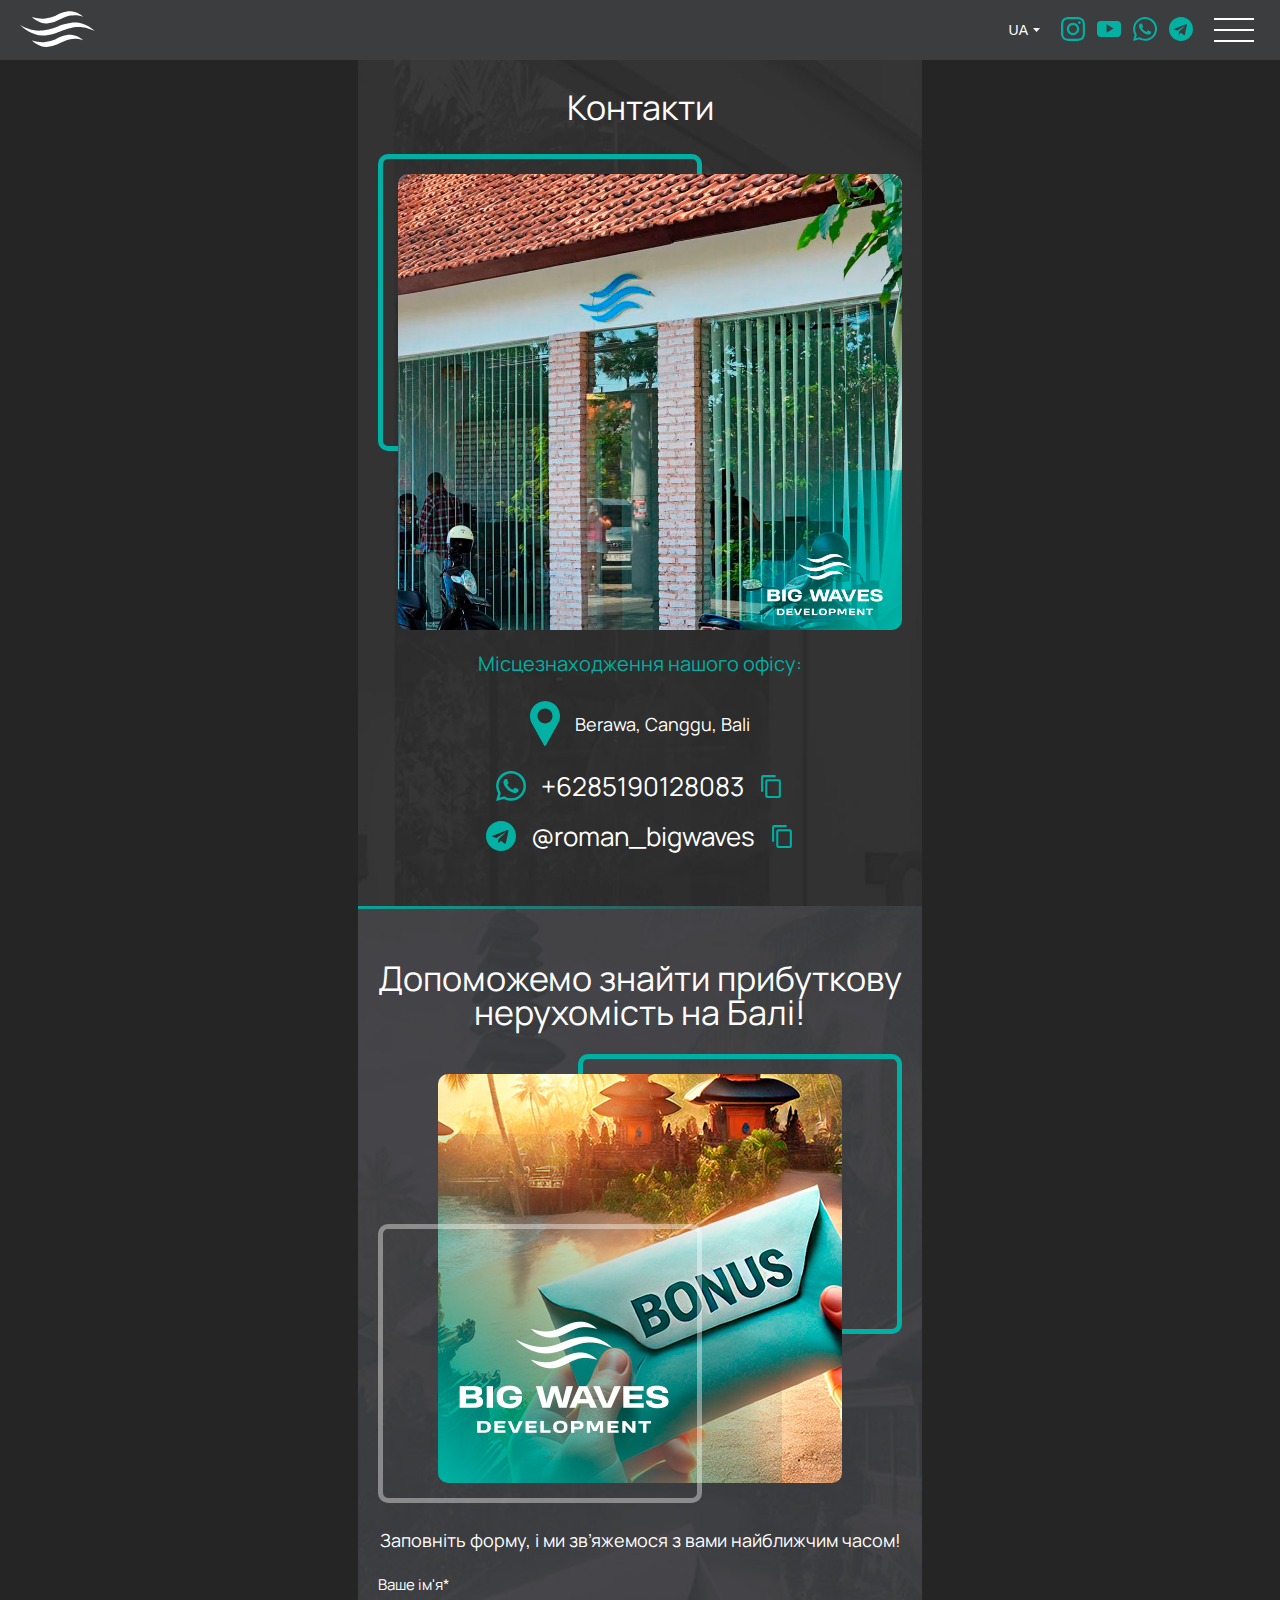
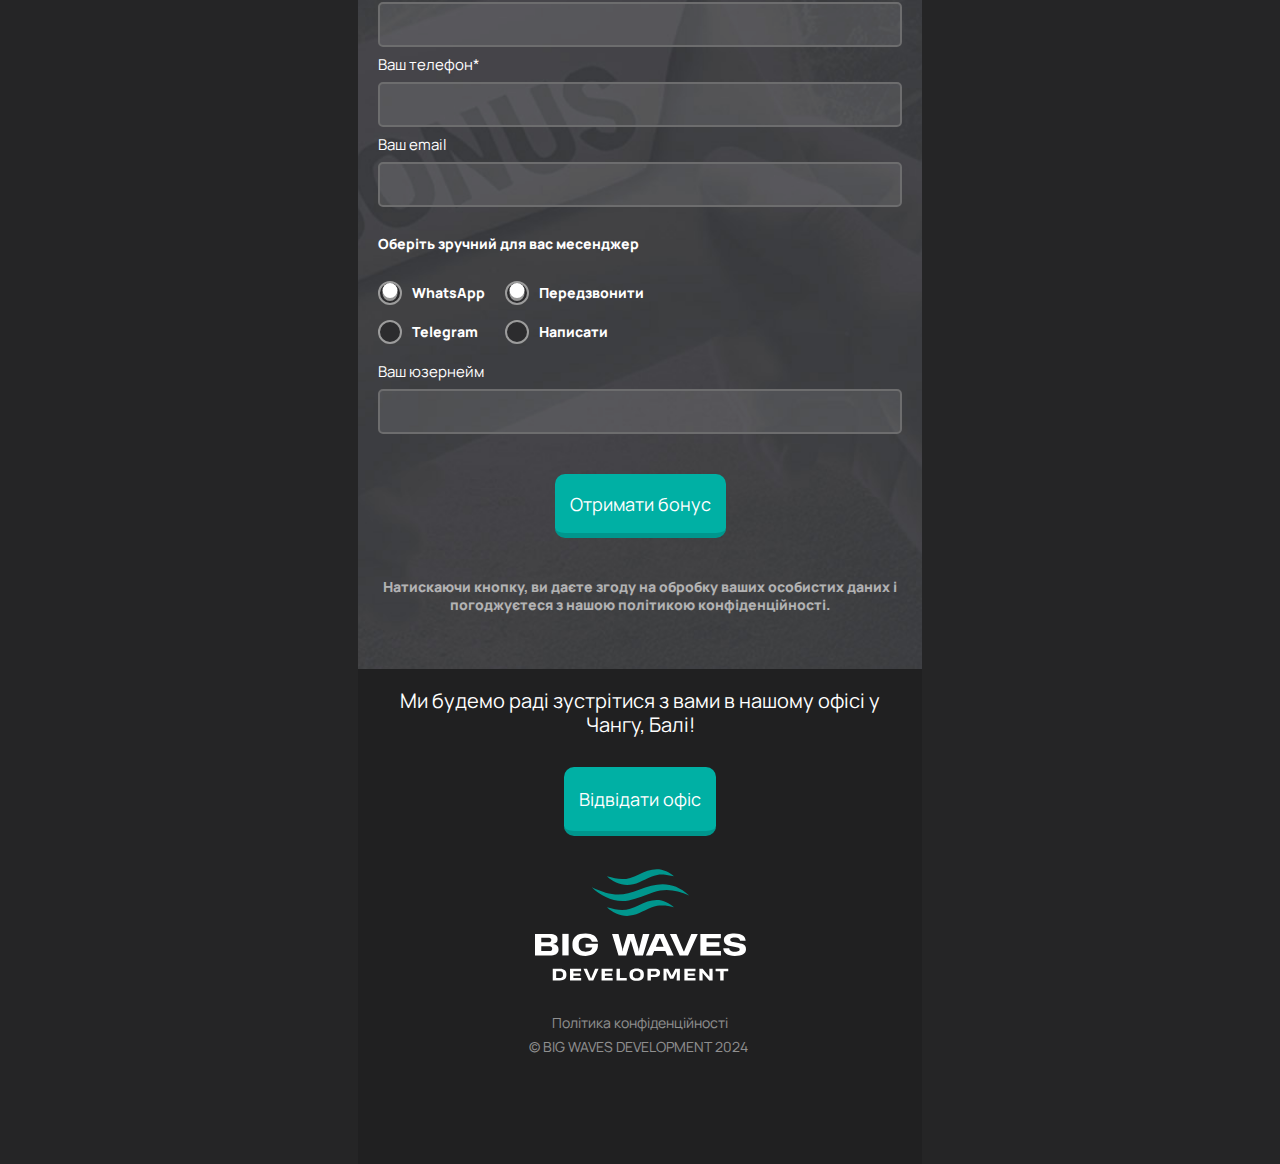
<file: contacts.html>
<!DOCTYPE html>
<html lang="en">

<head>
    <meta charset="UTF-8">
    <link rel="icon" type="image/png" href="img/favicon.png?v=1.0.1">
    <meta name="viewport" content="width=device-width, initial-scale=1.0">
    <title>Big Waves</title>
    <link rel="stylesheet" href="css/owl.carousel.min.css">
    <link rel="stylesheet" href="css/jquery.fancybox.min.css">
    <link rel="stylesheet" href="css/style.css?v=4.0.3">
</head>

<body class="pageAbout">
    <main class="mainHome">
        <!-- Modal min -->
        <div class="modalBody">
            <div class="modalBodyBtn">
                <a href="#sec1" class="btn btn_gr bordrR">Вибрати юнiт</a>
                <span class="btn btn_gr bordrL selectMd">Замовити дзвiнок</span>
            </div>
            <div class="mainMdWr" id="mainMd">
                <a href="#" target="_blank"><img src="img/whatsapp.svg" alt="Ico"></a>
                <a href="#" target="_blank"><img src="img/telegram.svg" alt="Ico"></a>
            </div>
        </div>
        <!-- Modal min -->

        <header class="header headerPage">
            <nav class="mainNav">
                <a href="/" class="logo"><img src="img/Logo-min.svg" alt="Logo"></a>
                <div class="navRight">
                    <div class="navLang">
                        <button type="button" class="navLang">
                            <span>UA <img src="img/arrow-bot.svg" alt="Ar"></span>
                        </button>
                        <div class="navLangList">
                            <a href="#">UA</a>
                            <a href="#">RU</a>
                            <a href="#">EN</a>
                        </div>
                    </div>
                    <div class="navMedia">
                        <a href="" target="_blank"><img src="img/instagram.svg" alt="Media"></a>
                        <a href="" target="_blank"><img src="img/youtube.svg" alt="Media"></a>
                        <a href="" target="_blank"><img src="img/whatsapp.svg" alt="Media"></a>
                        <a href="" target="_blank"><img src="img/telegram.svg" alt="Media"></a>
                    </div>
                    <button type="button" class="navMbutton">
                        <span></span>
                        <span></span>
                        <span></span>
                    </button>
                </div>
            </nav>
            <div class="navListMenu">
                <div class="navListRow">
                    <a href="#">Головна</a>
                    <a href="#">Про нас</a>
                    <a href="#">Наші проєкти</a>
                    <a href="#">Про Балі</a>
                    <a href="#">Партнерам</a>
                    <a href="#">Блог</a>
                    <a href="#">Поширені запитання</a>
                    <a href="#">Кар'єра</a>
                    <a href="#">Контакти</a>
                </div>
            </div>
        </header>

        <section class="section sec3 secPageContacts" id="sec3">
            <div class="container">
                <h3 class="secTitle">Контакти</h3>

                <div class="pagePartnersWr">
                    <div class="pagePartnersPic">
                        <img src="img/contact.jpg" alt="Part">
                        <span class="qizPicLine1"></span>
                    </div>
                    <div class="contWr">
                        <div class="contTitle">Місцезнаходження нашого офісу:</div>
                        <div class="contloc contInfo">
                            <img src="img/pin.svg" alt="Ico"><a
                                href="https://maps.app.goo.gl/ZV6X35AH7WiSztXM7?g_st=com.google.maps.preview.copy"
                                target="_blank">Berawa, Canggu, Bali</a>
                        </div>
                        <div class="contTel contInfo">
                            <img src="img/whatsapp.svg" alt="Ico">
                            <a href="https://wa.me/+6285190128083" id="text-to-copy">+6285190128083</a>
                            <button onclick="copyText(this)">
                                <svg xmlns="http://www.w3.org/2000/svg" viewBox="0 0 24 24">
                                    <title>content-copy</title>
                                    <path
                                        d="M19,21H8V7H19M19,5H8A2,2 0 0,0 6,7V21A2,2 0 0,0 8,23H19A2,2 0 0,0 21,21V7A2,2 0 0,0 19,5M16,1H4A2,2 0 0,0 2,3V17H4V3H16V1Z" />
                                </svg>
                            </button>
                        </div>
                    </div>
                    <div class="contTg contInfo">
                        <img src="img/telegram.svg" alt="Ico">
                        <a href="https://t.me/roman_bigwaves" target="_blank" id="text-to-copy">@roman_bigwaves</a>
                        <button onclick="copyText(this)">
                            <svg xmlns="http://www.w3.org/2000/svg" viewBox="0 0 24 24">
                                <title>content-copy</title>
                                <path
                                    d="M19,21H8V7H19M19,5H8A2,2 0 0,0 6,7V21A2,2 0 0,0 8,23H19A2,2 0 0,0 21,21V7A2,2 0 0,0 19,5M16,1H4A2,2 0 0,0 2,3V17H4V3H16V1Z" />
                            </svg>
                        </button>
                    </div>
                </div>
            </div>
            </div>
        </section>


        <section class="section sec10" id="sec10">
            <div class="container">
                <h3 class="secTitle">Допоможемо знайти прибуткову нерухомість на Балі!</h3>
                <div class="qizPic sec10Pic">
                    <span class="qizPicLine1"></span>
                    <img src="img/sec10-pic.jpg?v=1.0.1" alt="Pic">
                    <span class="qizPicLine2"></span>
                </div>
                <div class="sec10T">
                    Заповніть форму, і ми зв’яжемося з вами найближчим часом!
                </div>
                <form action="/">
                    <div class="modalQizForm">
                        <label for="sec10Name">
                            Ваше ім'я*
                            <input type="text" name="sec10Name" id="sec10Name" required>
                        </label>

                        <div>
                            <label for="sec10PCode" class="relLabel">
                                Ваш телефон*
                                <input type="text" name="sec10Phone[]" class="sec10Phone" required autocomplete="off">
                                <div class="phoneSuggestions suggestions"></div>
                            </label>
                        </div>

                        <label for="sec10Mail">
                            Ваш email
                            <input type="email" name="sec10Mail" id="sec10Mail">
                        </label>

                        <i>Оберіть зручний для вас месенджер</i>

                        <div class="formGroup formGroupQiz">
                            <div class="formGroupWr">
                                <label for="formSec11" class="formGroupLb">
                                    <input type="radio" name="sec10Media" value="WhatsApp" id="formSec11" checked>
                                    <span class="formGroupOw"></span>
                                    <i>WhatsApp</i>
                                </label>
                                <label for="formSec10" class="formGroupLb">
                                    <input type="radio" name="sec10Media" value="Telegram" id="formSec10">
                                    <span class="formGroupOw"></span>
                                    <i>Telegram</i>
                                </label>

                            </div>
                            <div class="formGroupWr">
                                <label for="formSec12" class="formGroupLb">
                                    <input type="radio" name="sec10Action" value="Передзвонити" id="formSec12" checked>
                                    <span class="formGroupOw"></span>
                                    <i>Передзвонити</i>
                                </label>
                                <label for="formSec13" class="formGroupLb">
                                    <input type="radio" name="sec10Action" value="Написати" id="formSec13">
                                    <span class="formGroupOw"></span>
                                    <i>Написати</i>
                                </label>
                            </div>
                        </div>
                        <label for="formUserName" class="formGroupLb formGroupLb2">
                            Ваш юзернейм
                            <input type="text" name="formUserName" value="" id="formUserName">
                        </label>
                        <div class="flexCenter">
                            <button type="submit" class="btn btn_gr">Отримати бонус</button>
                        </div>
                        <i class="qizBtnT">
                            Натискаючи кнопку, ви даєте згоду на обробку ваших особистих даних і
                            погоджуєтеся з нашою політикою конфіденційності.
                        </i>
                    </div>
                </form>
            </div>
        </section>

        <footer class="footer">
            <div class="container containerF">
                <div class="fWel">Ми будемо раді зустрітися з вами в нашому офісі у Чангу, Балі!</div>
                <div class="flexCenter">
                    <a href="#" class="btn btn_gr">Відвідати офіс</a>
                </div>
                <div class="fLogo">
                    <img src="img/Logo.svg" alt="Logo">
                </div>
                <div class="fDesc">
                    <a href="#">Політика конфіденційності</a>
                    <span>© BIG WAVES DEVELOPMENT 2024 </span>
                </div>
            </div>
        </footer>
    </main>

    <script src="js/jquery-3.7.1.min.js"></script>
    <script src="js/main.js?v=4.0.1"></script>
    <script src="js/selectCountry.js"></script>

    <script>
        function copyText(button) {
            const textToCopy = button.previousElementSibling;

            navigator.clipboard.writeText(textToCopy.textContent)
                .then(() => {
                    textToCopy.classList.add('highlighted');

                    setTimeout(() => {
                        textToCopy.classList.remove('highlighted');
                    }, 1500);
                })
                .catch(err => {
                    console.error('Ошибка: ', err);
                });
        }
    </script>
</body>

</html>
</file>
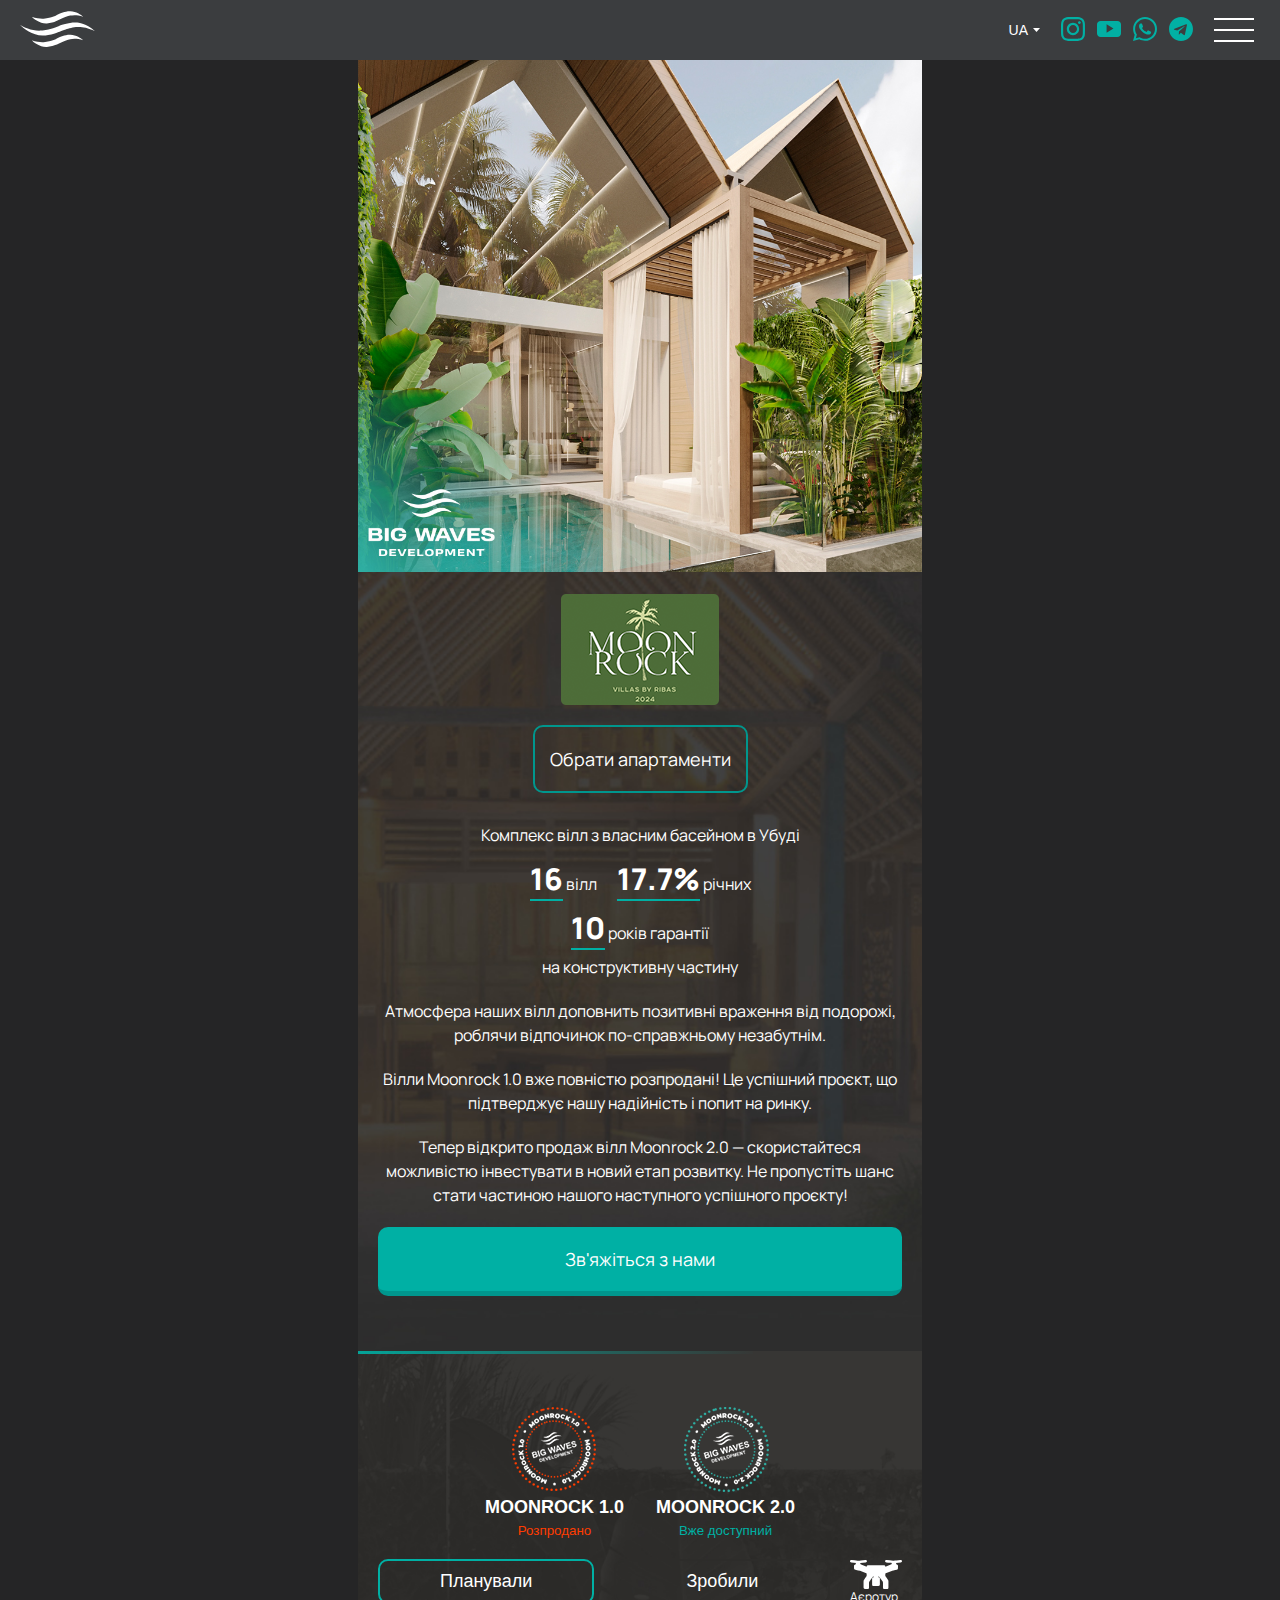
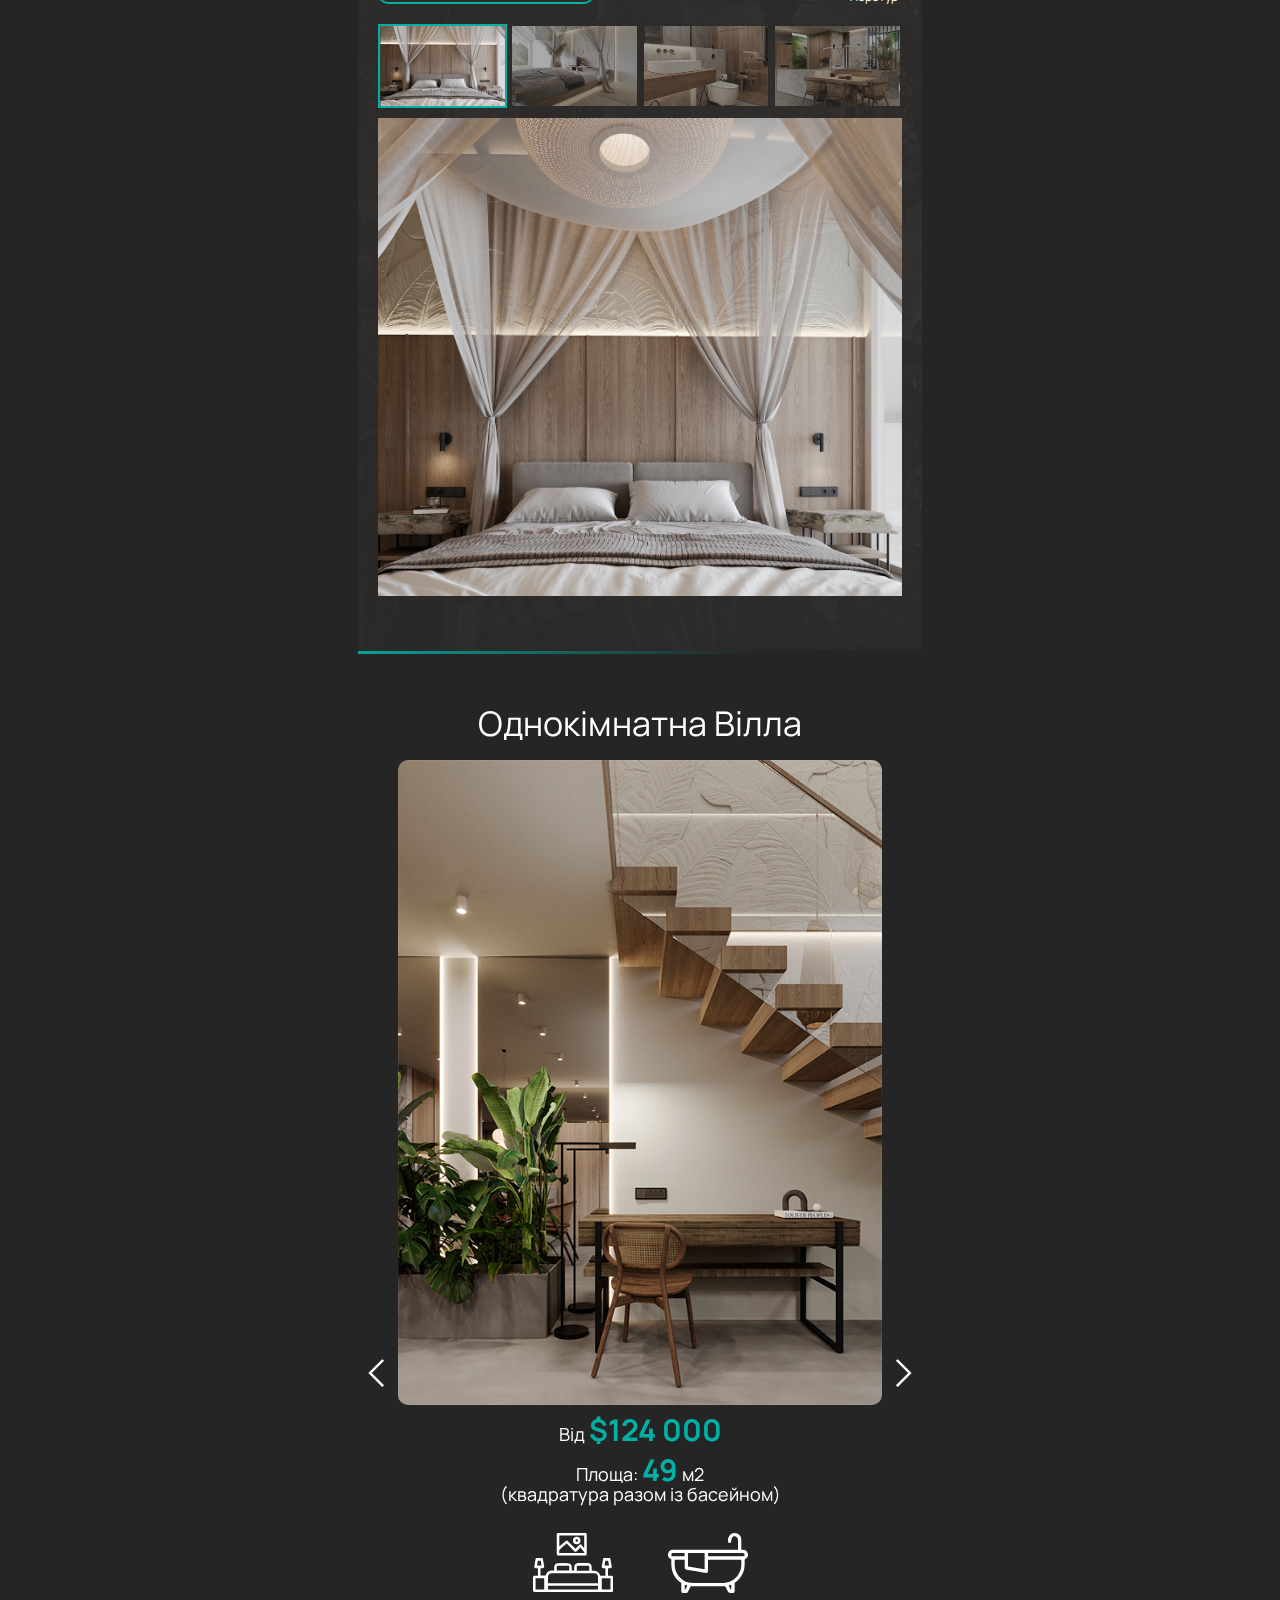
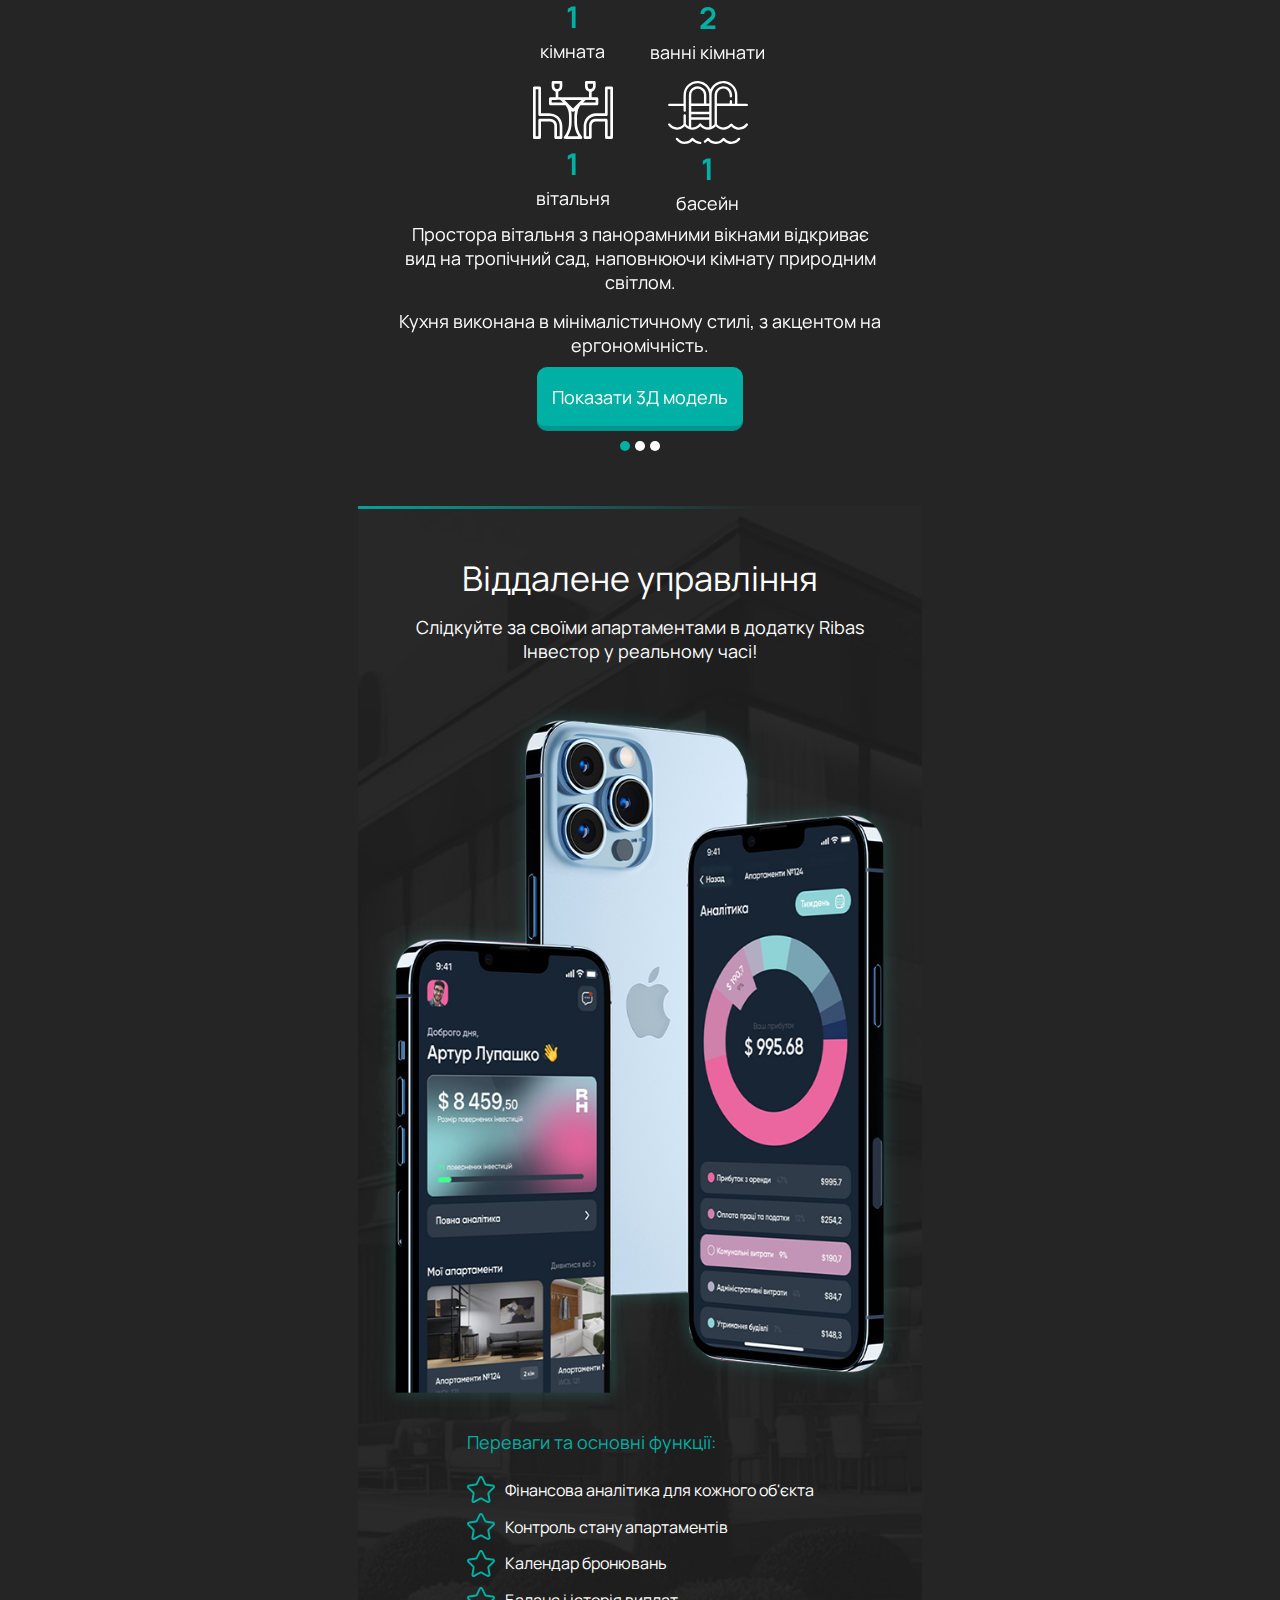
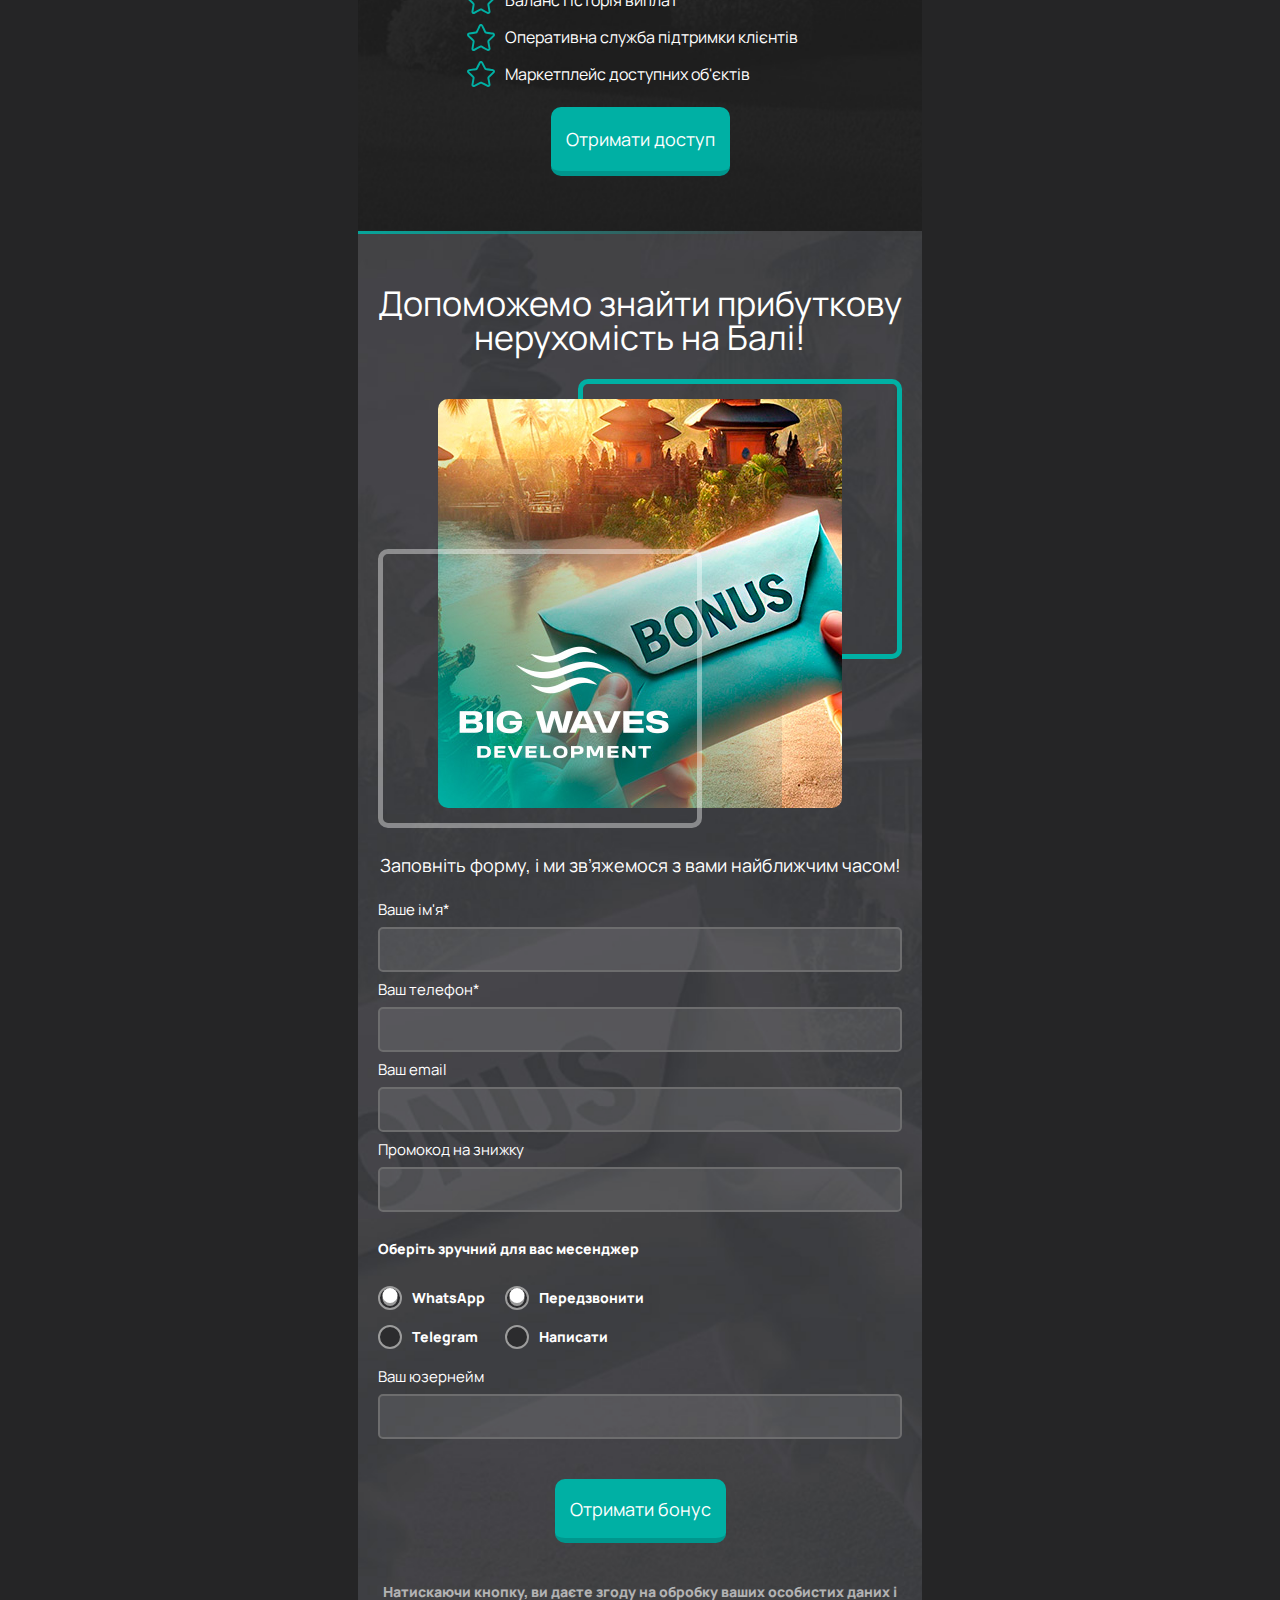
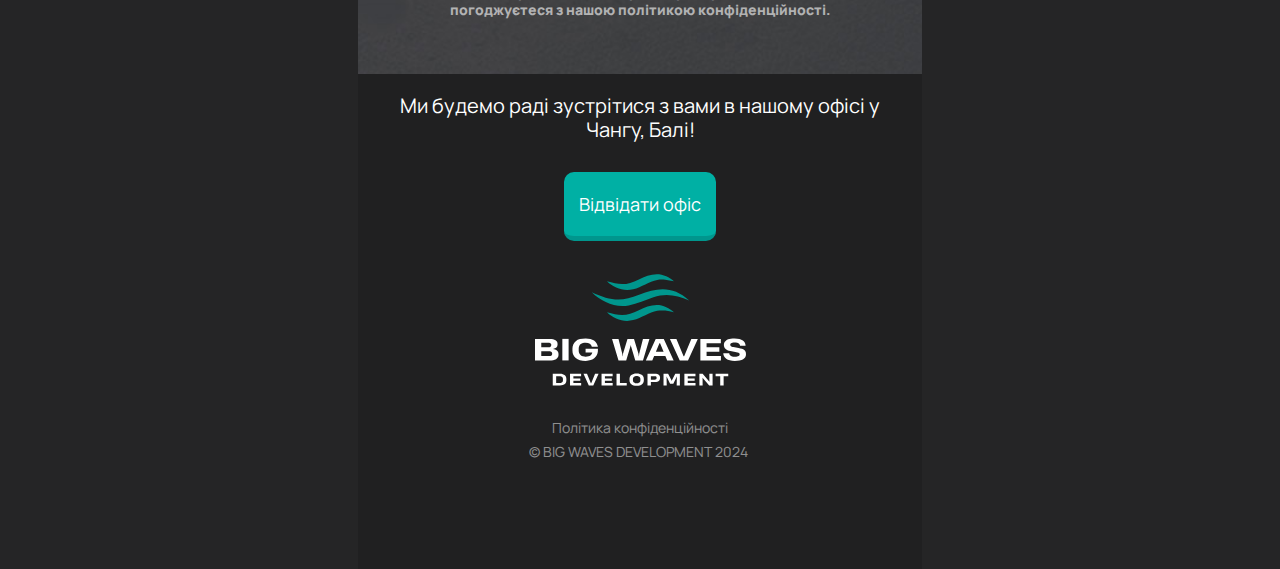
<file: moon-rock.html>
<!DOCTYPE html>
<html lang="en">

<head>
  <meta charset="UTF-8">
  <link rel="icon" type="image/png" href="img/favicon.png?v=1.0.1">
  <meta name="viewport" content="width=device-width, initial-scale=1.0">
  <title>Big Waves</title>
  <link rel="stylesheet" href="css/owl.carousel.min.css">
  <link rel="stylesheet" href="css/jquery.fancybox.min.css">
  <link rel="stylesheet" href="css/style.css?v=4.0.3">
</head>

<body class="pageAbout">
  <main class="mainHome">
    <!-- Modal min -->
    <div class="modalBody">
      <div class="modalBodyBtn">
        <a href="#sec1" class="btn btn_gr bordrR">Вибрати юнiт</a>
        <span class="btn btn_gr bordrL selectMd">Замовити дзвiнок</span>
      </div>
      <div class="mainMdWr" id="mainMd">
        <a href="#" target="_blank"><img src="img/whatsapp.svg" alt="Ico"></a>
        <a href="#" target="_blank"><img src="img/telegram.svg" alt="Ico"></a>
      </div>
    </div>
    <!-- Modal min -->
    <!-- Head form -->
    <div class="defForm headForm" id="headForm">
      <button type="button" class="closeheadForm"></button>
      <form action="/">
        <div class="defFormTitle">Як з вами зв’язатися?</div>
        <label for="headFormName">
          Ваше ім'я*
          <input type="text" name="headFormName" id="headFormName" required>
        </label>

        <div>
          <label for="sec10PCode" class="relLabel">
            Ваш телефон*
            <input type="text" name="sec10Phone[]" class="sec10Phone" required autocomplete="off">
            <div class="phoneSuggestions suggestions"></div>
          </label>
        </div>

        <label for="headFormMail">
          Ваш email
          <input type="email" name="headFormMail" id="headFormMail">
        </label>

        <i>Оберіть зручний для вас месенджер</i>

        <div class="formGroup">
          <div class="formGroupWr">
            <label for="headFormMediaWApp" class="formGroupLb">
              <input type="radio" name="sheadFormMedia" value="WhatsApp" id="headFormMediaWApp" checked>
              <span class="formGroupOw"></span>
              <i>WhatsApp</i>
            </label>
            <label for="headFormMediaTg" class="formGroupLb">
              <input type="radio" name="sheadFormMedia" value="Telegram" id="headFormMediaTg">
              <span class="formGroupOw"></span>
              <i>Telegram</i>
            </label>
          </div>
          <div class="formGroupWr">
            <label for="headFormAction1" class="formGroupLb">
              <input type="radio" name="headFormAction" value="Передзвонити" id="headFormAction1" checked>
              <span class="formGroupOw"></span>
              <i>Передзвонити</i>
            </label>
            <label for="headFormAction2" class="formGroupLb">
              <input type="radio" name="headFormAction" value="Написати" id="headFormAction2">
              <span class="formGroupOw"></span>
              <i>Написати</i>
            </label>
          </div>
        </div>
        <label for="formUserName" class="formGroupLb formGroupLb2">
          Ваш юзернейм
          <input type="text" name="formUserName" value="" id="formUserName">
        </label>
        <div class="flexCenter">
          <button type="submit" name="headFormBtn" class="btn btn_gr">Отримати бонус</button>
        </div>
        <i class="qizBtnT">
          Натискаючи кнопку, ви даєте згоду на обробку ваших особистих даних і
          погоджуєтеся з нашою політикою конфіденційності.
        </i>
      </form>
    </div>
    <!-- Head form -->

    <!-- Remote control form -->
    <div class="defForm remoteControlForm" id="remoteControlForm">
      <button type="button" class="closeRemoteControlForm"></button>
      <form action="/">
        <div class="defFormTitle">Як з вами зв’язатися?</div>
        <label for="remoteControlFormName">
          Ваше ім'я*
          <input type="text" name="remoteControlFormName" id="remoteControlFormName" required>
        </label>

        <div>
          <label for="sec10PCode" class="relLabel">
            Ваш телефон*
            <input type="text" name="sec10Phone[]" class="sec10Phone" required autocomplete="off">
            <div class="phoneSuggestions suggestions"></div>
          </label>
        </div>

        <label for="remoteControlFormMail">
          Ваш email
          <input type="email" name="remoteControlFormMail" id="remoteControlFormMail">
        </label>

        <i>Оберіть зручний для вас месенджер</i>

        <div class="formGroup">
          <div class="formGroupWr">
            <label for="remoteControlFormMediaWApp" class="formGroupLb">
              <input type="radio" name="remoteControlFormMedia" value="WhatsApp" id="remoteControlFormMediaWApp"
                checked>
              <span class="formGroupOw"></span>
              <i>WhatsApp</i>
            </label>
            <label for="remoteControlFormMediaTg" class="formGroupLb">
              <input type="radio" name="remoteControlFormMedia" value="Telegram" id="remoteControlFormMediaTg">
              <span class="formGroupOw"></span>
              <i>Telegram</i>
            </label>
          </div>
          <div class="formGroupWr">
            <label for="remoteControlFormAction1" class="formGroupLb">
              <input type="radio" name="remoteControlFormAction" value="Передзвонити" id="remoteControlFormAction1"
                checked>
              <span class="formGroupOw"></span>
              <i>Передзвонити</i>
            </label>
            <label for="remoteControlFormAction2" class="formGroupLb">
              <input type="radio" name="remoteControlFormAction" value="Написати" id="remoteControlFormAction2">
              <span class="formGroupOw"></span>
              <i>Написати</i>
            </label>
          </div>
        </div>
        <label for="formUserName" class="formGroupLb formGroupLb2">
          Ваш юзернейм
          <input type="text" name="formUserName" value="" id="formUserName">
        </label>
        <div class="flexCenter">
          <button type="submit" name="remoteControlFormBtn" class="btn btn_gr">Отримати бонус</button>
        </div>
        <i class="qizBtnT">
          Натискаючи кнопку, ви даєте згоду на обробку ваших особистих даних і
          погоджуєтеся з нашою політикою конфіденційності.
        </i>
      </form>
    </div>
    <!-- Remote control form -->

    <header class="header headerPage">
      <nav class="mainNav">
        <a href="/" class="logo"><img src="img/Logo-min.svg" alt="Logo"></a>
        <div class="navRight">
          <div class="navLang">
            <button type="button" class="navLang">
              <span>UA <img src="img/arrow-bot.svg" alt="Ar"></span>
            </button>
            <div class="navLangList">
              <a href="#">UA</a>
              <a href="#">RU</a>
              <a href="#">EN</a>
            </div>
          </div>
          <div class="navMedia">
            <a href="" target="_blank"><img src="img/instagram.svg" alt="Media"></a>
            <a href="" target="_blank"><img src="img/youtube.svg" alt="Media"></a>
            <a href="" target="_blank"><img src="img/whatsapp.svg" alt="Media"></a>
            <a href="" target="_blank"><img src="img/telegram.svg" alt="Media"></a>
          </div>
          <button type="button" class="navMbutton">
            <span></span>
            <span></span>
            <span></span>
          </button>
        </div>
      </nav>
      <div class="navListMenu">
        <div class="navListRow">
          <a href="#">Головна</a>
          <a href="#">Про нас</a>
          <a href="#">Наші проєкти</a>
          <a href="#">Про Балі</a>
          <a href="#">Партнерам</a>
          <a href="#">Блог</a>
          <a href="#">Поширені запитання</a>
          <a href="#">Кар'єра</a>
          <a href="#">Контакти</a>
        </div>
      </div>
    </header>

    <section class="section sec3 secPageMoon" id="sec3">
      <div class="pagePartnersPic">
        <img src="img/moon-rock.jpg" alt="Part">
      </div>

      <div class="container">
        <div class="moonBtnWr">
          <img src="img/moon-logo.png" alt="Ico">
          <a href="#" class="btn btn_gr2">Обрати апартаменти</a>
        </div>

        <div class="pagePartnersWr">

          <div class="pagePartnersDesc pageMoonRDesc">
            <p>Комплекс вілл з власним басейном в Убуді</p>
            <div class="moonStatWr">
              <div class="moonStat"><b>16</b> вiлл</div>
              <div class="moonStat"><b>17.7%</b> річних</div>
            </div>
            <div class="moonStatWr">
              <div class="moonStat moonStatFl">
                <div>
                  <b>10</b> років гарантії
                </div>
                <div>на конструктивну частину</div>
              </div>
            </div>
            <p>
              Атмосфера наших вілл доповнить позитивні враження від подорожі, роблячи відпочинок
              по-справжньому незабутнім.
            </p>
            <p>
              Вiлли Moonrock 1.0 вже повністю розпродані! Це успішний проєкт, що підтверджує нашу
              надійність і попит на ринку.
            </p>
            <p>
              Тепер відкрито продаж вілл Moonrock 2.0 — скористайтеся можливістю інвестувати в новий етап
              розвитку. Не пропустіть шанс стати частиною нашого наступного успішного проєкту!
            </p>
            <span class="btn btn_gr" id="headFormSubmit">Зв'яжіться з нами</span>
          </div>
        </div>
      </div>
    </section>

    <section class="section sectionLine secMoonPlansWr">
      <div class="container">
        <!-- <h3 class="secTitle secTitlePage"></h3> -->
        <div class="moonTabsWrapperBtn">
          <button type="button" class="moonTabBtn active" data-target="moonTabsCont-1">
            <img src="img/st-m-1.png" alt="St">
            <b>MoonRock 1.0</b>
            <span class="spanRd">Розпродано</span>
          </button>
          <button type="button" class="moonTabBtn" data-target="moonTabsCont-2">
            <img src="img/st-m-2.png" alt="St">
            <b>MoonRock 2.0</b>
            <span class="spanGr">Вже доступний</span>
          </button>
        </div>

        <div class="moonTabsContWrapper">
          <div class="moonTabContent active" id="moonTabsCont-1">
            <div class="moonTabsWrapperBtn moonTabsWrapperBtn2 mt20">
              <button type="button" class="moonTabBtn2 active" data-target="moonTabsCont2-1">Планували</button>
              <button type="button" class="moonTabBtn2" data-target="moonTabsCont2-2">Зробили</button>
              <a href="#" class="droneTab">
                <img src="img/drone.svg" alt="Drone">
                Аєротур
              </a>
            </div>
            <div class="moonTabContent2 active" id="moonTabsCont2-1">
              <!-- Carousel -->
              <div class="moonCarouselDots" id="carousel1-dots">
                <button type="button" class="moonCarouselBtn active" data-target="0">
                  <img src="img/moonCarouser/1.jpg" alt="Ico">
                </button>
                <button type="button" class="moonCarouselBtn" data-target="1">
                  <img src="img/moonCarouser/2.jpg" alt="Ico">
                </button>
                <button type="button" class="moonCarouselBtn" data-target="2">
                  <img src="img/moonCarouser/3.jpg" alt="Ico">
                </button>
                <button type="button" class="moonCarouselBtn" data-target="3">
                  <img src="img/moonCarouser/4.jpg" alt="Ico">
                </button>
              </div>
              <div class="moonCarouselSlide" id="carousel1-slides">
                <div class="moonCarouselSlideItem active"><img src="img/moonCarouser/1-1.jpg" alt="Pic">
                </div>
                <div class="moonCarouselSlideItem"><img src="img/moonCarouser/2-2.jpg" alt="Pic"></div>
                <div class="moonCarouselSlideItem"><img src="img/moonCarouser/3-3.jpg" alt="Pic"></div>
                <div class="moonCarouselSlideItem"><img src="img/moonCarouser/4-4.jpg" alt="Pic"></div>
              </div>
            </div>
            <div class="moonTabContent2" id="moonTabsCont2-2">
              <div class="moonCarouselDots" id="carousel2-dots">
                <button type="button" class="moonCarouselBtn active" data-target="0">
                  <img src="img/moonCarouser/1.jpg" alt="Ico">
                </button>
                <button type="button" class="moonCarouselBtn" data-target="1">
                  <img src="img/moonCarouser/2.jpg" alt="Ico">
                </button>
                <button type="button" class="moonCarouselBtn" data-target="2">
                  <img src="img/moonCarouser/3.jpg" alt="Ico">
                </button>
                <button type="button" class="moonCarouselBtn" data-target="3">
                  <img src="img/moonCarouser/4.jpg" alt="Ico">
                </button>
              </div>
              <div class="moonCarouselSlide" id="carousel2-slides">
                <div class="moonCarouselSlideItem active"><img src="img/moonCarouser/1-1.jpg" alt="Pic">
                </div>
                <div class="moonCarouselSlideItem"><img src="img/moonCarouser/2-2.jpg" alt="Pic"></div>
                <div class="moonCarouselSlideItem"><img src="img/moonCarouser/3-3.jpg" alt="Pic"></div>
                <div class="moonCarouselSlideItem"><img src="img/moonCarouser/4-4.jpg" alt="Pic"></div>
              </div>
            </div>
          </div>
          <div class="moonTabContent" id="moonTabsCont-2">
            <div class="moonTabsWrapperBtn moonTabsWrapperBtn2 mt20">
              <button type="button" class="moonTabBtn3 active" data-target="moonTabsCont3-1">Інтер'єр</button>
              <button type="button" class="moonTabBtn3" data-target="moonTabsCont3-2">Екстер'єр</button>
              <a href="#" class="droneTab">
                <img src="img/drone.svg" alt="Drone">
                Аєротур
              </a>
            </div>
            <div class="moonTabContent3 active" id="moonTabsCont3-1">
              <div class="moonCarouselDots" id="carousel3-dots">
                <button type="button" class="moonCarouselBtn active" data-target="0">
                  <img src="img/moonCarouser/1.jpg" alt="Ico">
                </button>
                <button type="button" class="moonCarouselBtn" data-target="1">
                  <img src="img/moonCarouser/2.jpg" alt="Ico">
                </button>
                <button type="button" class="moonCarouselBtn" data-target="2">
                  <img src="img/moonCarouser/3.jpg" alt="Ico">
                </button>
                <button type="button" class="moonCarouselBtn" data-target="3">
                  <img src="img/moonCarouser/4.jpg" alt="Ico">
                </button>
              </div>
              <div class="moonCarouselSlide" id="carousel3-slides">
                <div class="moonCarouselSlideItem active"><img src="img/moonCarouser/1-1.jpg" alt="Pic">
                </div>
                <div class="moonCarouselSlideItem"><img src="img/moonCarouser/2-2.jpg" alt="Pic"></div>
                <div class="moonCarouselSlideItem"><img src="img/moonCarouser/3-3.jpg" alt="Pic"></div>
                <div class="moonCarouselSlideItem"><img src="img/moonCarouser/4-4.jpg" alt="Pic"></div>
              </div>
            </div>
            <div class="moonTabContent3" id="moonTabsCont3-2">
              <div class="moonCarouselDots" id="carousel4-dots">
                <button type="button" class="moonCarouselBtn active" data-target="0">
                  <img src="img/moonCarouser/1.jpg" alt="Ico">
                </button>
                <button type="button" class="moonCarouselBtn" data-target="1">
                  <img src="img/moonCarouser/2.jpg" alt="Ico">
                </button>
                <button type="button" class="moonCarouselBtn" data-target="2">
                  <img src="img/moonCarouser/3.jpg" alt="Ico">
                </button>
                <button type="button" class="moonCarouselBtn" data-target="3">
                  <img src="img/moonCarouser/4.jpg" alt="Ico">
                </button>
              </div>
              <div class="moonCarouselSlide" id="carousel4-slides">
                <div class="moonCarouselSlideItem active"><img src="img/moonCarouser/1-1.jpg" alt="Pic">
                </div>
                <div class="moonCarouselSlideItem"><img src="img/moonCarouser/2-2.jpg" alt="Pic"></div>
                <div class="moonCarouselSlideItem"><img src="img/moonCarouser/3-3.jpg" alt="Pic"></div>
                <div class="moonCarouselSlideItem"><img src="img/moonCarouser/4-4.jpg" alt="Pic"></div>
              </div>
              <div class="unitWr">
                <div>Обрати свою віллу в наступній черзі</div>
                <a href="#" class="btn btn_gr">Вибрати юніт</a>
              </div>
            </div>
          </div>
        </div>
      </div>
    </section>

    <section class="section sectionLine">
      <div class="container">
        <div class="owl-carousel houseMoonCarousel">
          <div class="item">
            <!-- Slide 1 -->
            <h3 class="secTitle secTitlePage">Однокімнатна Вілла</h3>
            <div class="moonHomeWrapper">
              <div class="moonHomeImg">
                <img src="img/moon-h1.jpg" alt="Pic">
              </div>
              <div class="moonHomeDesc">
                <div class="moonHomeRow">
                  Від <b>$124 000</b>
                </div>
                <div class="moonHomeRow">
                  <div>Площа: <b>49</b> м2</div>
                  <div>(квадратура разом із басейном)</div>
                </div>
                <div class="moonHomeCol">
                  <div>
                    <img src="img/moon-h-1.svg" alt="Ico">
                    <b>1</b>кімната
                  </div>
                  <div>
                    <img src="img/moon-h-2.svg" alt="Ico">
                    <b>2</b>ванні кімнати
                  </div>
                  <div>
                    <img src="img/moon-h-3.svg" alt="Ico">
                    <b>1</b>вітальня
                  </div>
                  <div>
                    <img src="img/moon-h-4.svg" alt="Ico">
                    <b>1</b>басейн
                  </div>
                </div>
              </div>

              <div class="moonHomeP">
                <p>
                  Простора вітальня з панорамними вікнами відкриває вид на тропічний сад, наповнюючи кімнату природним
                  світлом.
                </p>
                <p>
                  Кухня виконана в мінімалістичному стилі, з акцентом на ергономічність.
                </p>
              </div>

              <button type="button" class="btn btn_gr show3d show3d1">Показати 3Д модель</button>
              <div class="moonHomeAccoWr moonHomeAccoWr1 3dWrapper">
                3D Model
              </div>
            </div>
          </div>

          <div class="item">
            <!-- Slide 2 -->
            <h3 class="secTitle secTitlePage">Двокімнатна Вілла</h3>
            <div class="moonHomeWrapper">
              <div class="moonHomeImg">
                <img src="img/moon-h1.jpg" alt="Pic">
              </div>
              <div class="moonHomeDesc">
                <div class="moonHomeRow">
                  Від <b>$243 000</b>
                </div>
                <div class="moonHomeRow">
                  <div>Площа: <b>97</b> м2</div>
                  <div>(квадратура разом із басейном)</div>
                </div>
                <div class="moonHomeCol">
                  <div>
                    <img src="img/moon-h-1.svg" alt="Ico">
                    <b>2</b>кімната
                  </div>
                  <div>
                    <img src="img/moon-h-2.svg" alt="Ico">
                    <b>2</b>ванні кімнати
                  </div>
                  <div>
                    <img src="img/moon-h-3.svg" alt="Ico">
                    <b>1</b>вітальня
                  </div>
                  <div>
                    <img src="img/moon-h-4.svg" alt="Ico">
                    <b>1</b>басейн
                  </div>
                </div>
              </div>

              <div class="moonHomeP">
                <p>
                  Простора вітальня з панорамними вікнами відкриває вид на тропічний сад, наповнюючи кімнату природним
                  світлом.
                </p>
                <p>
                  Кухня виконана в мінімалістичному стилі, з акцентом на ергономічність.
                </p>
              </div>

              <button type="button" class="btn btn_gr show3d show3d2">Показати 3Д модель</button>
              <div class="moonHomeAccoWr moonHomeAccoWr2 3dWrapper">
                3D Model
              </div>
            </div>
          </div>

          <div class="item">
            <!-- Slide 3 -->
            <h3 class="secTitle secTitlePage">Трикімнатна Вілла</h3>
            <div class="moonHomeWrapper">
              <div class="moonHomeImg">
                <img src="img/moon-h1.jpg" alt="Pic">
              </div>
              <div class="moonHomeDesc">
                <div class="moonHomeRow">
                  Від <b>$342 000</b>
                </div>
                <div class="moonHomeRow">
                  <div>Площа: <b>136</b> м2</div>
                  <div>(квадратура разом із басейном)</div>
                </div>
                <div class="moonHomeCol">
                  <div>
                    <img src="img/moon-h-1.svg" alt="Ico">
                    <b>3</b>кімната
                  </div>
                  <div>
                    <img src="img/moon-h-2.svg" alt="Ico">
                    <b>2</b>ванні кімнати
                  </div>
                  <div>
                    <img src="img/moon-h-3.svg" alt="Ico">
                    <b>2</b>вітальня
                  </div>
                  <div>
                    <img src="img/moon-h-4.svg" alt="Ico">
                    <b>1</b>басейн
                  </div>
                </div>
              </div>

              <div class="moonHomeP">
                <p>
                  Простора вітальня з панорамними вікнами відкриває вид на тропічний сад, наповнюючи кімнату природним
                  світлом.
                </p>
                <p>
                  Кухня виконана в мінімалістичному стилі, з акцентом на ергономічність.
                </p>
              </div>

              <button type="button" class="btn btn_gr show3d show3d3">Показати 3Д модель</button>
              <div class="moonHomeAccoWr moonHomeAccoWr3 3dWrapper">
                3D Model
              </div>
            </div>
          </div>



        </div>
      </div>
    </section>

    <section class="section sectionLine secRemoteControl">
      <div class="container">
        <h3 class="secTitle">Віддалене управління</h3>
        <div class="remoteControlWr">
          <div class="remoteControlT">
            Слідкуйте за своїми апартаментами в додатку Ribas Інвестор у реальному часі!
          </div>
          <div class="remoteControlPh">
            <img src="img/ribasApp.png" alt="Ribas">
          </div>
          <div class="remoteControlRow">
            <p>Переваги та основні функції:</p>
            <div class="remoteControlCol">
              <div><img src="img/star-r.svg" alt="Star">Фінансова аналітика для кожного об'єкта</div>
              <div><img src="img/star-r.svg" alt="Star">Контроль стану апартаментів</div>
              <div><img src="img/star-r.svg" alt="Star">Календар бронювань</div>
              <div><img src="img/star-r.svg" alt="Star">Баланс і історія виплат</div>
              <div><img src="img/star-r.svg" alt="Star">Оперативна служба підтримки клієнтів</div>
              <div><img src="img/star-r.svg" alt="Star">Маркетплейс доступних об'єктів</div>
            </div>
          </div>
          <span class="btn btn_gr" id="remoteControlFormSubmit">Отримати доступ</span>
        </div>

      </div>
    </section>


    <section class="section sec10" id="sec10">
      <div class="container">
        <h3 class="secTitle">Допоможемо знайти прибуткову нерухомість на Балі!</h3>
        <div class="qizPic sec10Pic">
          <span class="qizPicLine1"></span>
          <img src="img/sec10-pic.jpg?v=1.0.1" alt="Pic">
          <span class="qizPicLine2"></span>
        </div>
        <div class="sec10T">
          Заповніть форму, і ми зв’яжемося з вами найближчим часом!
        </div>
        <form action="/">
          <div class="modalQizForm">
            <label for="sec10Name">
              Ваше ім'я*
              <input type="text" name="sec10Name" id="sec10Name" required>
            </label>

            <div>
              <label for="sec10PCode" class="relLabel">
                Ваш телефон*
                <input type="text" name="sec10Phone[]" class="sec10Phone" required autocomplete="off">
                <div class="phoneSuggestions suggestions"></div>
              </label>
            </div>

            <label for="sec10Mail">
              Ваш email
              <input type="email" name="sec10Mail" id="sec10Mail">
            </label>
            <label for="sec10Promo">
              Промокод на знижку
              <input type="text" name="sec10Promo" id="sec10Promo">
            </label>

            <i>Оберіть зручний для вас месенджер</i>

            <div class="formGroup formGroupQiz">
              <div class="formGroupWr">
                <label for="formSec11" class="formGroupLb">
                  <input type="radio" name="sec10Media" value="WhatsApp" id="formSec11" checked>
                  <span class="formGroupOw"></span>
                  <i>WhatsApp</i>
                </label>
                <label for="formSec10" class="formGroupLb">
                  <input type="radio" name="sec10Media" value="Telegram" id="formSec10">
                  <span class="formGroupOw"></span>
                  <i>Telegram</i>
                </label>

              </div>
              <div class="formGroupWr">
                <label for="formSec12" class="formGroupLb">
                  <input type="radio" name="sec10Action" value="Передзвонити" id="formSec12" checked>
                  <span class="formGroupOw"></span>
                  <i>Передзвонити</i>
                </label>
                <label for="formSec13" class="formGroupLb">
                  <input type="radio" name="sec10Action" value="Написати" id="formSec13">
                  <span class="formGroupOw"></span>
                  <i>Написати</i>
                </label>
              </div>
            </div>
            <label for="formUserName" class="formGroupLb formGroupLb2">
              Ваш юзернейм
              <input type="text" name="formUserName" value="" id="formUserName">
            </label>
            <div class="flexCenter">
              <button type="submit" class="btn btn_gr">Отримати бонус</button>
            </div>
            <i class="qizBtnT">
              Натискаючи кнопку, ви даєте згоду на обробку ваших особистих даних і
              погоджуєтеся з нашою політикою конфіденційності.
            </i>
          </div>
        </form>
      </div>
    </section>

    <footer class="footer">
      <div class="container containerF">
        <div class="fWel">Ми будемо раді зустрітися з вами в нашому офісі у Чангу, Балі!</div>
        <div class="flexCenter">
          <span class="btn btn_gr" id="visitOfficeFormSubmit">Відвідати офіс</span>
        </div>
        <div class="fLogo">
          <img src="img/Logo.svg" alt="Logo">
        </div>
        <div class="fDesc">
          <a href="#">Політика конфіденційності</a>
          <span>© BIG WAVES DEVELOPMENT 2024 </span>
        </div>
      </div>
    </footer>
  </main>

  <script src="js/jquery-3.7.1.min.js"></script>
  <script src="js/owl.carousel.min.js"></script>
  <script src="js/fancyBox-3.0.47.js"></script>
  <script src="js/main.js?v=4.0.1"></script>
  <script>
    $(document).ready(function () {
      $('.benefitsOfWorkingCl').owlCarousel({
        loop: true,
        margin: 25,
        nav: true,
        autoplay: false,
        autoplayTimeout: 5000,
        autoplayHoverPause: false,
        responsive: {
          0: {
            items: 1
          },
          600: {
            items: 1
          },
          1000: {
            items: 1
          }
        }
      })
    });
  </script>
  <script>
    // Head form
    document.addEventListener('DOMContentLoaded', () => {
      const headFormSubmit = document.getElementById('headFormSubmit');
      const headForm = document.getElementById('headForm');
      const closeHeadForm = document.querySelector('.closeheadForm');

      headFormSubmit.addEventListener('click', () => {
        headForm.classList.add('headFormActive');
      });

      const removeHeadFormActive = (event) => {
        if (
          event.target === closeHeadForm ||
          (!headForm.contains(event.target) && event.target !== headFormSubmit)
        ) {
          headForm.classList.remove('headFormActive');
        }
      };

      closeHeadForm.addEventListener('click', removeHeadFormActive);
      document.addEventListener('click', removeHeadFormActive);
    });

    // Remote control form
    document.addEventListener('DOMContentLoaded', () => {
      const headFormSubmit = document.getElementById('remoteControlFormSubmit');
      const headForm = document.getElementById('remoteControlForm');
      const closeHeadForm = document.querySelector('.closeRemoteControlForm');

      headFormSubmit.addEventListener('click', () => {
        headForm.classList.add('remoteControlActive');
      });

      const removeHeadFormActive = (event) => {
        if (
          event.target === closeHeadForm ||
          (!headForm.contains(event.target) && event.target !== headFormSubmit)
        ) {
          headForm.classList.remove('remoteControlActive');
        }
      };

      closeHeadForm.addEventListener('click', removeHeadFormActive);
      document.addEventListener('click', removeHeadFormActive);
    });

    // Tabs
    document.addEventListener("DOMContentLoaded", () => {
      const buttons = document.querySelectorAll(".moonTabBtn");
      const contents = document.querySelectorAll(".moonTabContent");

      buttons.forEach(button => {
        button.addEventListener("click", () => {
          buttons.forEach(btn => btn.classList.remove("active"));
          contents.forEach(content => content.classList.remove("active"));

          button.classList.add("active");

          const targetId = button.dataset.target;
          const targetContent = document.getElementById(targetId);
          if (targetContent) {
            targetContent.classList.add("active");
          }
        });
      });
    });

    // Tabs2
    document.addEventListener("DOMContentLoaded", () => {
      const buttons2 = document.querySelectorAll(".moonTabBtn2");
      const contents2 = document.querySelectorAll(".moonTabContent2");

      buttons2.forEach(button => {
        button.addEventListener("click", () => {
          buttons2.forEach(btn => btn.classList.remove("active"));
          contents2.forEach(content => content.classList.remove("active"));

          button.classList.add("active");

          const targetId = button.dataset.target;
          const targetContent = document.getElementById(targetId);
          if (targetContent) {
            targetContent.classList.add("active");
          }
        });
      });
    });

    // Tabs3
    document.addEventListener("DOMContentLoaded", () => {
      const buttons3 = document.querySelectorAll(".moonTabBtn3");
      const contents3 = document.querySelectorAll(".moonTabContent3");

      buttons3.forEach(button => {
        button.addEventListener("click", () => {
          buttons3.forEach(btn => btn.classList.remove("active"));
          contents3.forEach(content => content.classList.remove("active"));

          button.classList.add("active");

          const targetId = button.dataset.target;
          const targetContent = document.getElementById(targetId);
          if (targetContent) {
            targetContent.classList.add("active");
          }
        });
      });
    });

    // Slider 1
    document.addEventListener("DOMContentLoaded", () => {
      const initializeCarousel = (dotsId, slidesId) => {
        const buttons = document.querySelectorAll(`#${dotsId} .moonCarouselBtn`);
        const slides = document.querySelectorAll(`#${slidesId} .moonCarouselSlideItem`);

        buttons.forEach(button => {
          button.addEventListener("click", () => {
            const targetIndex = button.dataset.target;

            buttons.forEach(btn => btn.classList.remove("active"));
            slides.forEach(slide => {
              slide.classList.remove("active");
              slide.style.opacity = "0";
            });

            button.classList.add("active");
            slides[targetIndex].classList.add("active");
            setTimeout(() => {
              slides[targetIndex].style.opacity = "1";
            }, 50);
          });
        });
      };

      initializeCarousel("carousel1-dots", "carousel1-slides");
      initializeCarousel("carousel2-dots", "carousel2-slides");
      initializeCarousel("carousel3-dots", "carousel3-slides");
      initializeCarousel("carousel4-dots", "carousel4-slides");
    });

    //3D model
    document.querySelector('.show3d1').addEventListener('click', () => {
      document.querySelector('.moonHomeAccoWr1').classList.toggle('active');
    });
    document.querySelector('.show3d2').addEventListener('click', () => {
      document.querySelector('.moonHomeAccoWr2').classList.toggle('active');
    });
    document.querySelector('.show3d3').addEventListener('click', () => {
      document.querySelector('.moonHomeAccoWr3').classList.toggle('active');
    });

    // House carousel
    $(document).ready(function () {
      $('.houseMoonCarousel').owlCarousel({
        loop: false,
        margin: 25,
        nav: true,
        autoplay: false,
        autoplayTimeout: 5000,
        autoplayHoverPause: false,
        responsive: {
          0: {
            items: 1
          },
          600: {
            items: 1
          },
          1000: {
            items: 1
          }
        }
      })
    });
  </script>

  <script src="js/selectCountry.js"></script>
</body>

</html>
</file>
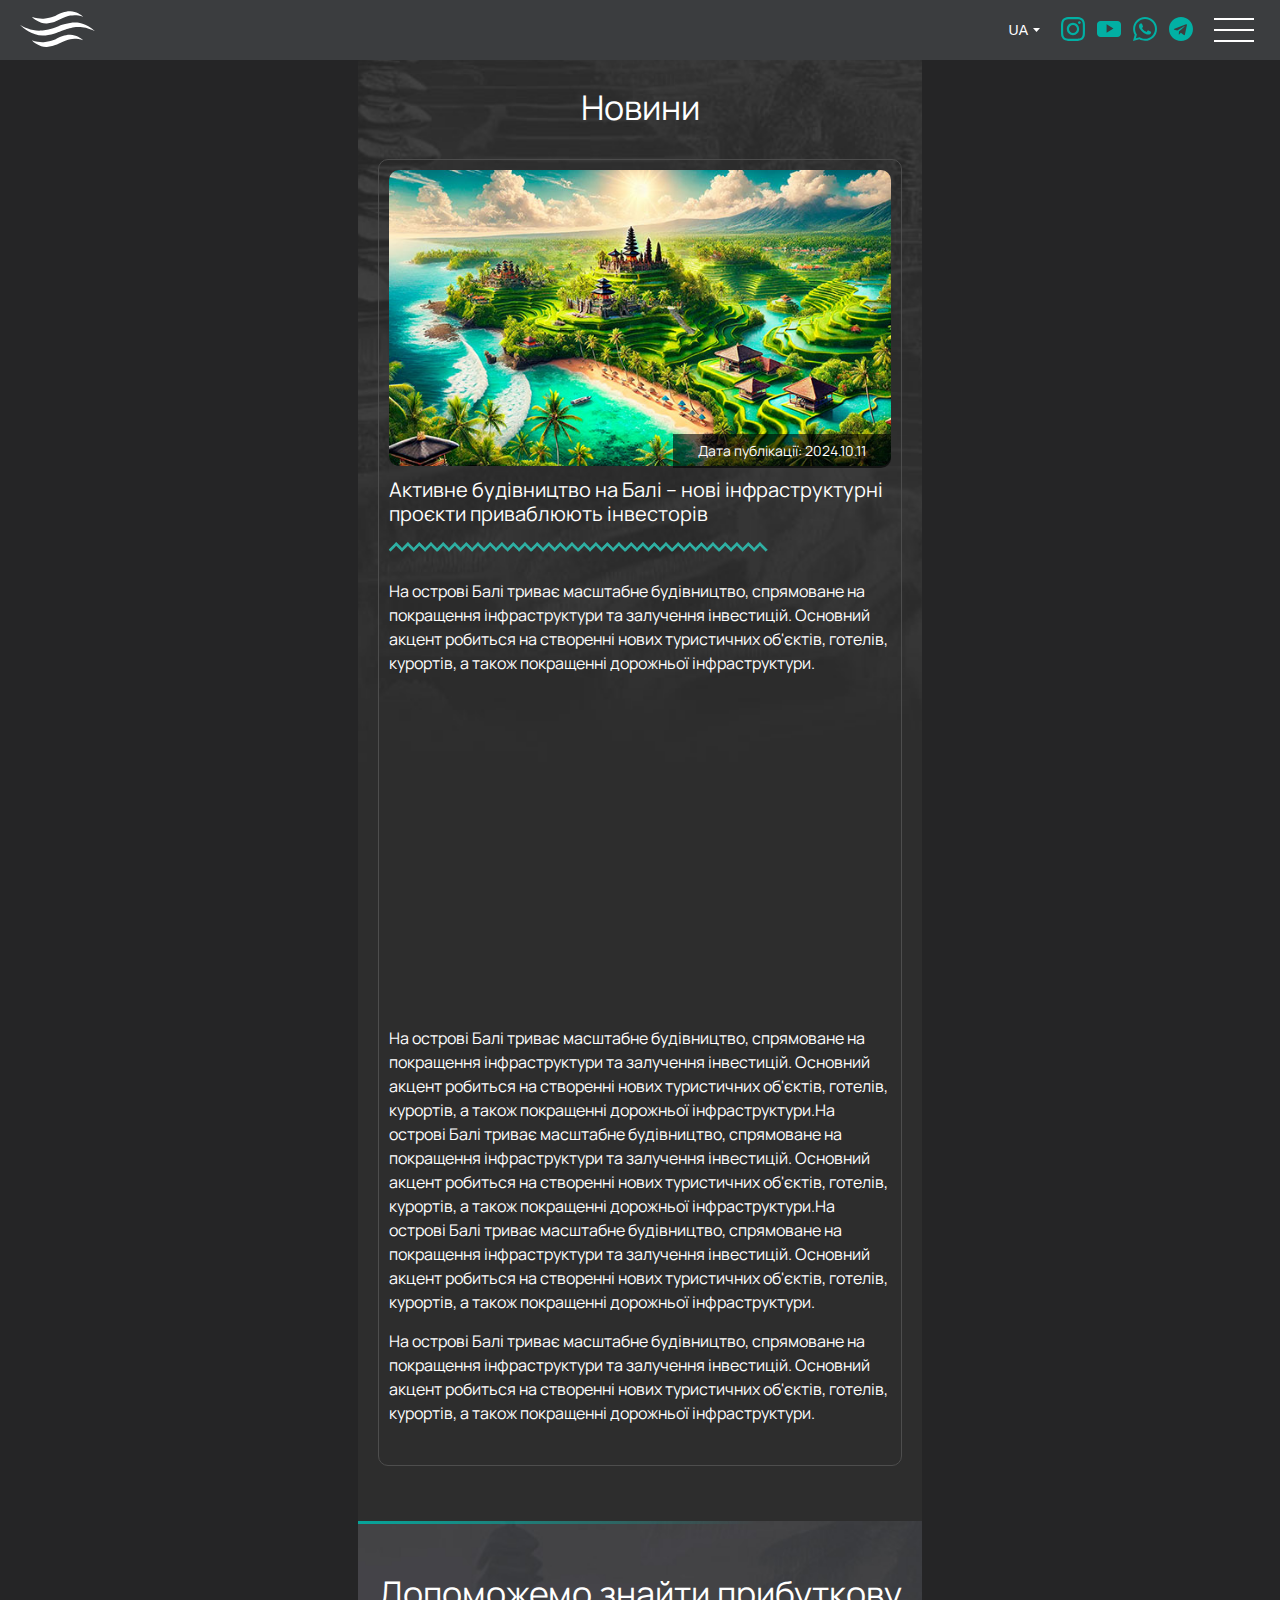
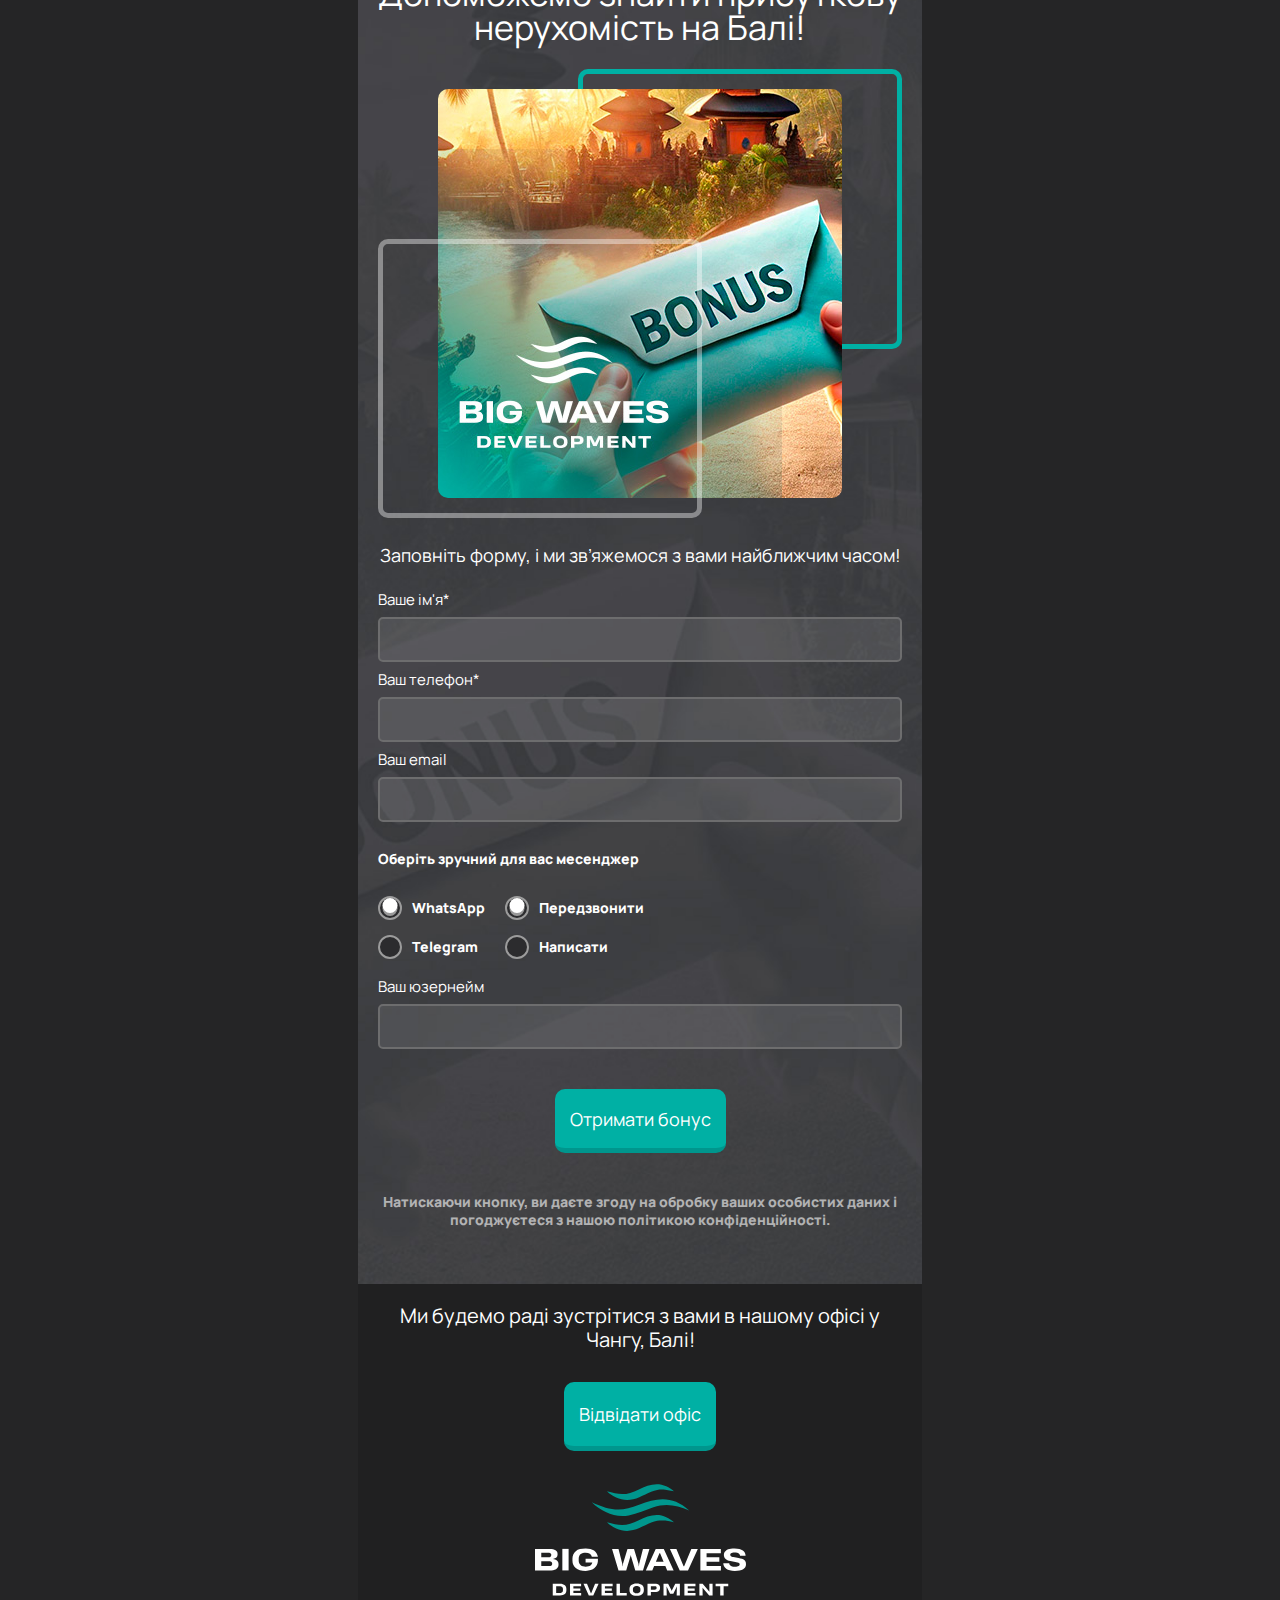
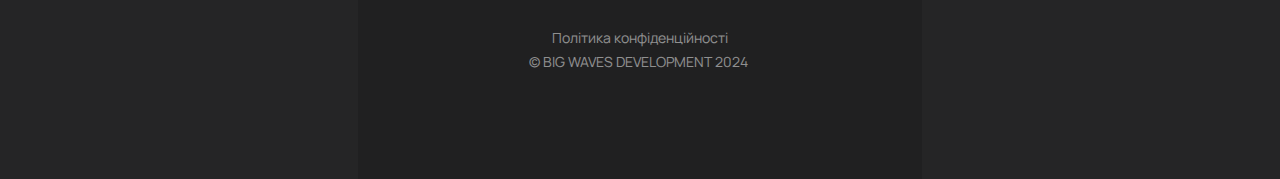
<file: news-page.html>
<!DOCTYPE html>
<html lang="en">

<head>
    <meta charset="UTF-8">
    <link rel="icon" type="image/png" href="img/favicon.png?v=1.0.1">
    <meta name="viewport" content="width=device-width, initial-scale=1.0">
    <title>Big Waves</title>
    <link rel="stylesheet" href="css/owl.carousel.min.css">
    <link rel="stylesheet" href="css/jquery.fancybox.min.css">
    <link rel="stylesheet" href="css/style.css?v=4.0.3">
</head>

<body class="pageAbout">
    <main class="mainHome">
        <!-- Modal min -->
        <div class="modalBody">
            <div class="modalBodyBtn">
                <a href="#sec1" class="btn btn_gr bordrR">Вибрати юнiт</a>
                <span class="btn btn_gr bordrL selectMd">Замовити дзвiнок</span>
            </div>
            <div class="mainMdWr" id="mainMd">
                <a href="#" target="_blank"><img src="img/whatsapp.svg" alt="Ico"></a>
                <a href="#" target="_blank"><img src="img/telegram.svg" alt="Ico"></a>
            </div>
        </div>
        <!-- Modal min -->

        <header class="header headerPage">
            <nav class="mainNav">
                <a href="/" class="logo"><img src="img/Logo-min.svg" alt="Logo"></a>
                <div class="navRight">
                    <div class="navLang">
                        <button type="button" class="navLang">
                            <span>UA <img src="img/arrow-bot.svg" alt="Ar"></span>
                        </button>
                        <div class="navLangList">
                            <a href="#">UA</a>
                            <a href="#">RU</a>
                            <a href="#">EN</a>
                        </div>
                    </div>
                    <div class="navMedia">
                        <a href="" target="_blank"><img src="img/instagram.svg" alt="Media"></a>
                        <a href="" target="_blank"><img src="img/youtube.svg" alt="Media"></a>
                        <a href="" target="_blank"><img src="img/whatsapp.svg" alt="Media"></a>
                        <a href="" target="_blank"><img src="img/telegram.svg" alt="Media"></a>
                    </div>
                    <button type="button" class="navMbutton">
                        <span></span>
                        <span></span>
                        <span></span>
                    </button>
                </div>
            </nav>
            <div class="navListMenu">
                <div class="navListRow">
                    <a href="#">Головна</a>
                    <a href="#">Про нас</a>
                    <a href="#">Наші проєкти</a>
                    <a href="#">Про Балі</a>
                    <a href="#">Партнерам</a>
                    <a href="#">Блог</a>
                    <a href="#">Поширені запитання</a>
                    <a href="#">Кар'єра</a>
                    <a href="#">Контакти</a>
                </div>
            </div>
        </header>

        <section class="section sec3 secPageNews" id="sec3">
            <div class="container">
                <h3 class="secTitle">Новини</h3>

                <div class="newsWr">
                    <article class="news">
                        <div class="newsPic">
                            <div class="newsPub">Дата публікації: 2024.10.11</div>
                            <img src="img/news-art.jpg" alt="News">
                        </div>
                        <div class="newsTitle">Активне будівництво на Балі – нові інфраструктурні проєкти приваблюють
                            інвесторів</div>
                        <div class="newsLine">
                            <img src="img/news-line.png" alt="Line">
                        </div>
                        <div class="newsDesc">
                            <p>
                                На острові Балі триває масштабне будівництво, спрямоване на покращення інфраструктури та
                                залучення інвестицій. Основний акцент робиться на створенні нових туристичних об'єктів,
                                готелів, курортів, а також покращенні дорожньої інфраструктури.
                            </p>
                            <iframe width="560" height="315"
                                src="https://www.youtube.com/embed/ZWls3Zt9C2M?si=Hvz1tWVVqVGFDMaX"
                                title="YouTube video player" frameborder="0"
                                allow="accelerometer; autoplay; clipboard-write; encrypted-media; gyroscope; picture-in-picture; web-share"
                                referrerpolicy="strict-origin-when-cross-origin" allowfullscreen></iframe>
                            <p>
                                На острові Балі триває масштабне будівництво, спрямоване на покращення інфраструктури та
                                залучення інвестицій. Основний акцент робиться на створенні нових туристичних об'єктів,
                                готелів, курортів, а також покращенні дорожньої інфраструктури.На острові Балі триває
                                масштабне будівництво,
                                спрямоване на покращення інфраструктури та
                                залучення інвестицій. Основний акцент робиться на створенні нових туристичних об'єктів,
                                готелів, курортів, а також покращенні дорожньої інфраструктури.На острові Балі триває
                                масштабне будівництво,
                                спрямоване на покращення інфраструктури та
                                залучення інвестицій. Основний акцент робиться на створенні нових туристичних об'єктів,
                                готелів, курортів, а також покращенні дорожньої інфраструктури.
                            </p>
                            <p>
                                На острові Балі триває масштабне будівництво, спрямоване на покращення інфраструктури та
                                залучення інвестицій. Основний акцент робиться на створенні нових туристичних об'єктів,
                                готелів, курортів, а також покращенні дорожньої інфраструктури.
                            </p>
                        </div>
                    </article>

                </div>
            </div>
        </section>

        <section class="section sec10" id="sec10">
            <div class="container">
                <h3 class="secTitle">Допоможемо знайти прибуткову нерухомість на Балі!</h3>
                <div class="qizPic sec10Pic">
                    <span class="qizPicLine1"></span>
                    <img src="img/sec10-pic.jpg?v=1.0.1" alt="Pic">
                    <span class="qizPicLine2"></span>
                </div>
                <div class="sec10T">
                    Заповніть форму, і ми зв’яжемося з вами найближчим часом!
                </div>
                <form action="/">
                    <div class="modalQizForm">
                        <label for="sec10Name">
                            Ваше ім'я*
                            <input type="text" name="sec10Name" id="sec10Name" required>
                        </label>

                        <div>
                            <label for="sec10PCode" class="relLabel">
                                Ваш телефон*
                                <input type="text" name="sec10Phone[]" class="sec10Phone" required autocomplete="off">
                                <div class="phoneSuggestions suggestions"></div>
                            </label>
                        </div>

                        <label for="sec10Mail">
                            Ваш email
                            <input type="email" name="sec10Mail" id="sec10Mail">
                        </label>

                        <i>Оберіть зручний для вас месенджер</i>

                        <div class="formGroup formGroupQiz">
                            <div class="formGroupWr">
                                <label for="formSec11" class="formGroupLb">
                                    <input type="radio" name="sec10Media" value="WhatsApp" id="formSec11" checked>
                                    <span class="formGroupOw"></span>
                                    <i>WhatsApp</i>
                                </label>
                                <label for="formSec10" class="formGroupLb">
                                    <input type="radio" name="sec10Media" value="Telegram" id="formSec10">
                                    <span class="formGroupOw"></span>
                                    <i>Telegram</i>
                                </label>

                            </div>
                            <div class="formGroupWr">
                                <label for="formSec12" class="formGroupLb">
                                    <input type="radio" name="sec10Action" value="Передзвонити" id="formSec12" checked>
                                    <span class="formGroupOw"></span>
                                    <i>Передзвонити</i>
                                </label>
                                <label for="formSec13" class="formGroupLb">
                                    <input type="radio" name="sec10Action" value="Написати" id="formSec13">
                                    <span class="formGroupOw"></span>
                                    <i>Написати</i>
                                </label>
                            </div>
                        </div>
                        <label for="formUserName" class="formGroupLb formGroupLb2">
                            Ваш юзернейм
                            <input type="text" name="formUserName" value="" id="formUserName">
                        </label>
                        <div class="flexCenter">
                            <button type="submit" class="btn btn_gr">Отримати бонус</button>
                        </div>
                        <i class="qizBtnT">
                            Натискаючи кнопку, ви даєте згоду на обробку ваших особистих даних і
                            погоджуєтеся з нашою політикою конфіденційності.
                        </i>
                    </div>
                </form>
            </div>
        </section>

        <footer class="footer">
            <div class="container containerF">
                <div class="fWel">Ми будемо раді зустрітися з вами в нашому офісі у Чангу, Балі!</div>
                <div class="flexCenter">
                    <a href="#" class="btn btn_gr">Відвідати офіс</a>
                </div>
                <div class="fLogo">
                    <img src="img/Logo.svg" alt="Logo">
                </div>
                <div class="fDesc">
                    <a href="#">Політика конфіденційності</a>
                    <span>© BIG WAVES DEVELOPMENT 2024 </span>
                </div>
            </div>
        </footer>
    </main>

    <script src="js/jquery-3.7.1.min.js"></script>
    <script src="js/owl.carousel.min.js"></script>
    <script src="js/fancyBox-3.0.47.js"></script>
    <script src="js/main.js?v=4.0.1"></script>
    <script>
        $(document).ready(function () {
            $('.benefitsOfWorkingCl').owlCarousel({
                loop: true,
                margin: 25,
                nav: true,
                autoplay: false,
                autoplayTimeout: 5000,
                autoplayHoverPause: false,
                responsive: {
                    0: {
                        items: 1
                    },
                    600: {
                        items: 1
                    },
                    1000: {
                        items: 1
                    }
                }
            })
        });
    </script>

    <script src="js/selectCountry.js"></script>
</body>

</html>
</file>
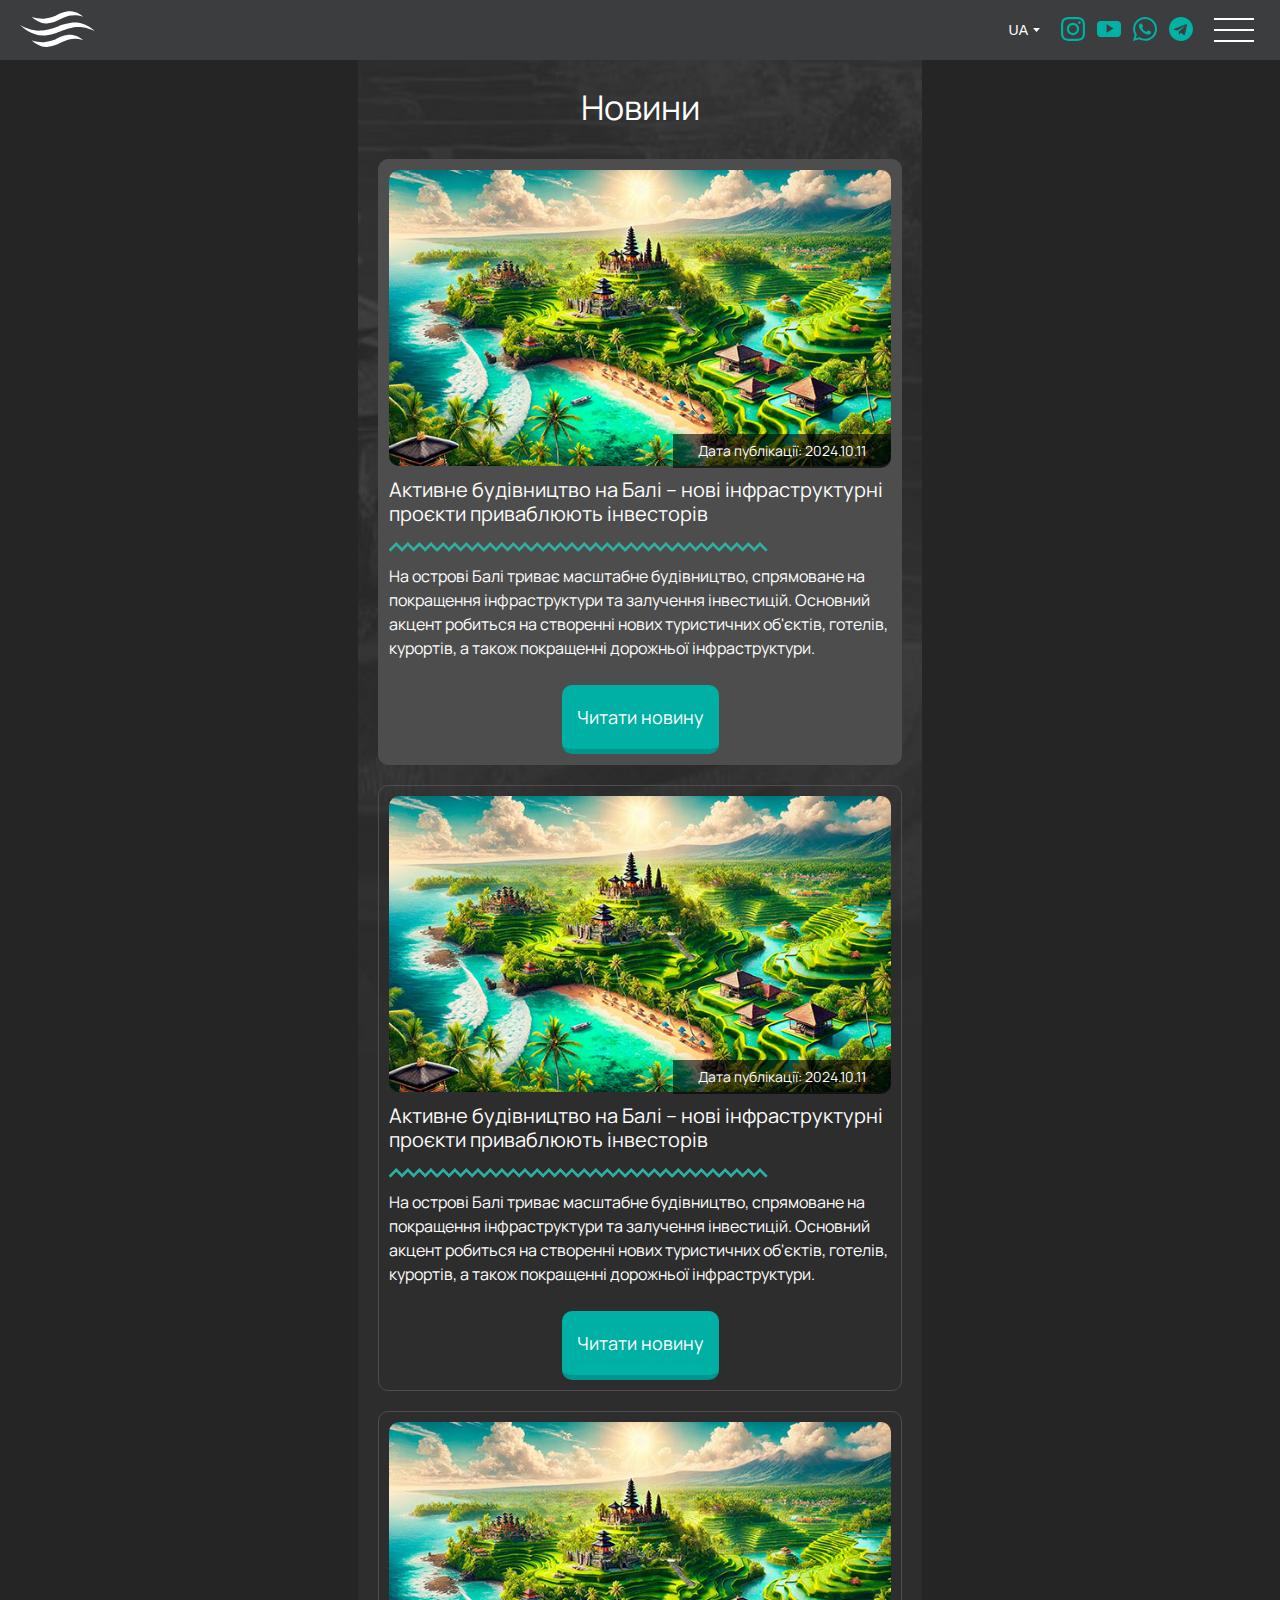
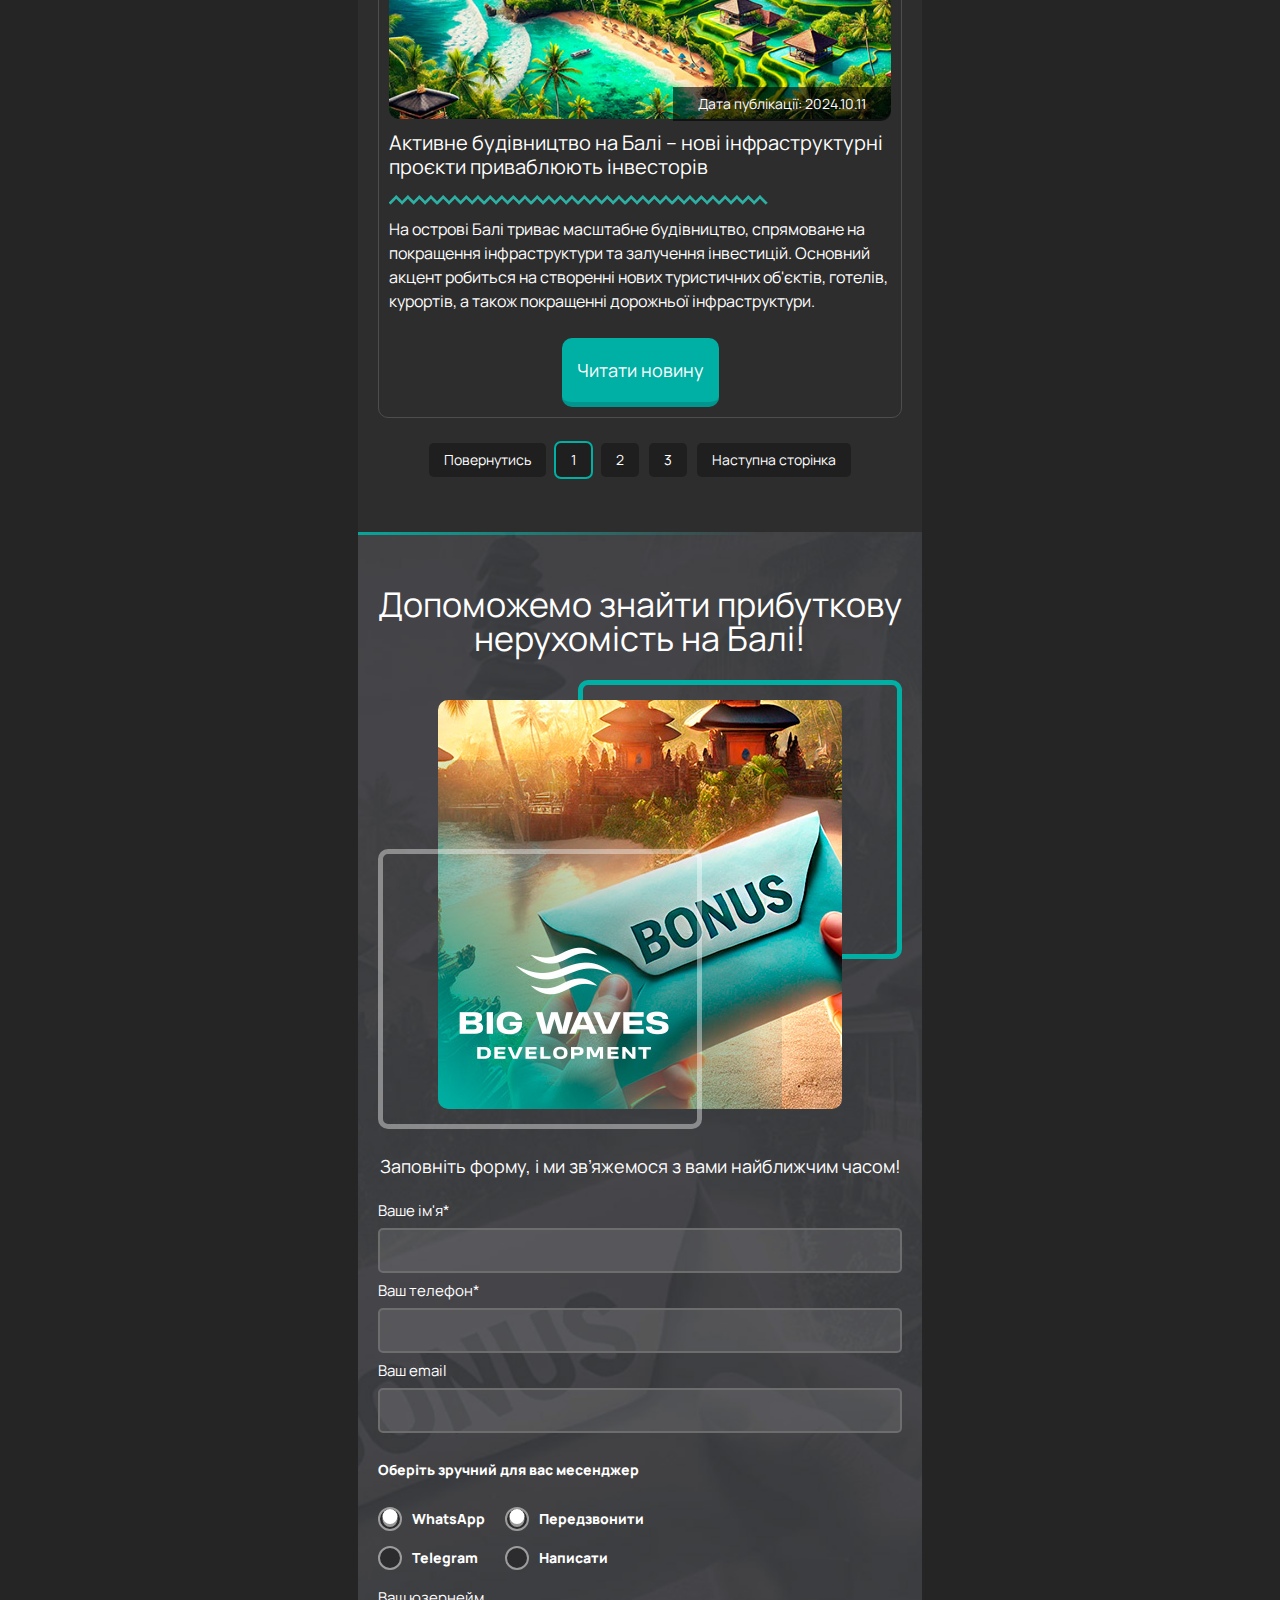
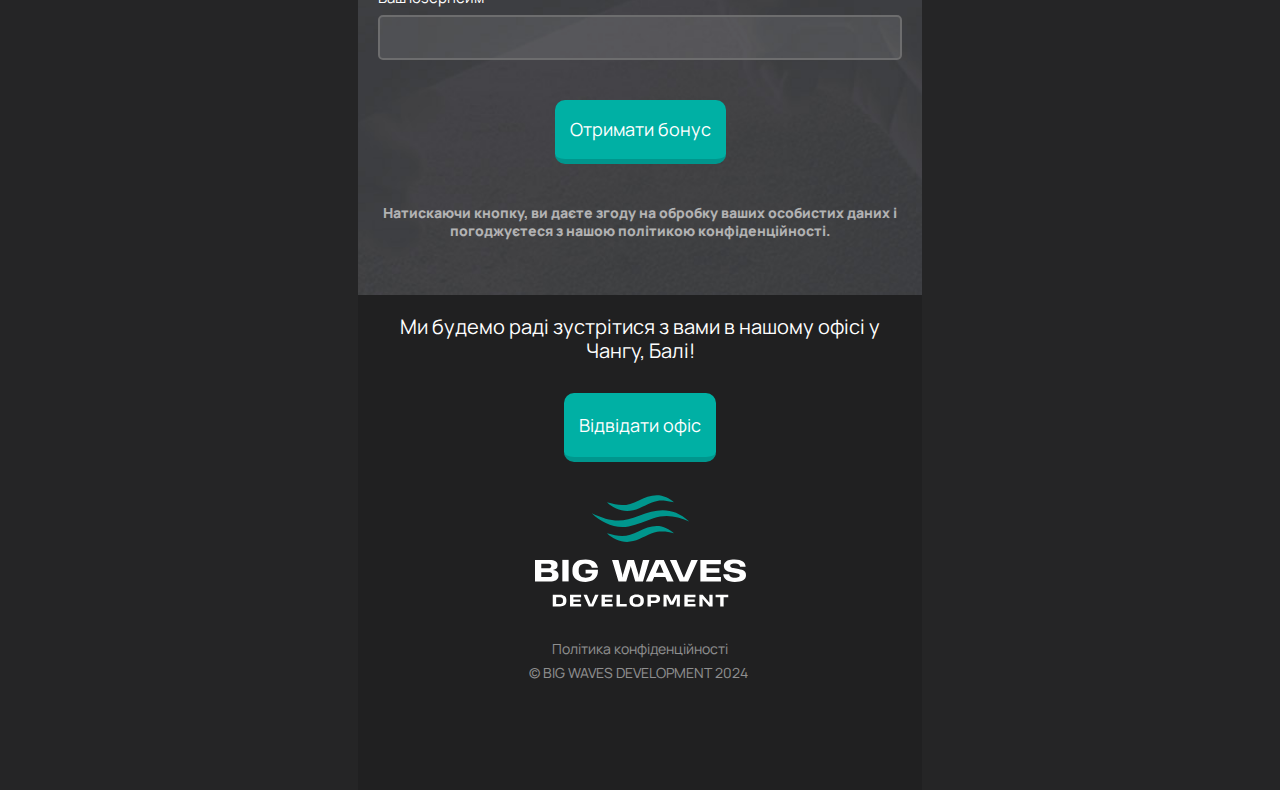
<file: news.html>
<!DOCTYPE html>
<html lang="en">

<head>
    <meta charset="UTF-8">
    <link rel="icon" type="image/png" href="img/favicon.png?v=1.0.1">
    <meta name="viewport" content="width=device-width, initial-scale=1.0">
    <title>Big Waves</title>
    <link rel="stylesheet" href="css/owl.carousel.min.css">
    <link rel="stylesheet" href="css/jquery.fancybox.min.css">
    <link rel="stylesheet" href="css/style.css?v=4.0.3">
</head>

<body class="pageAbout">
    <main class="mainHome">
        <!-- Modal min -->
        <div class="modalBody">
            <div class="modalBodyBtn">
                <a href="#sec1" class="btn btn_gr bordrR">Вибрати юнiт</a>
                <span class="btn btn_gr bordrL selectMd">Замовити дзвiнок</span>
            </div>
            <div class="mainMdWr" id="mainMd">
                <a href="#" target="_blank"><img src="img/whatsapp.svg" alt="Ico"></a>
                <a href="#" target="_blank"><img src="img/telegram.svg" alt="Ico"></a>
            </div>
        </div>
        <!-- Modal min -->

        <header class="header headerPage">
            <nav class="mainNav">
                <a href="/" class="logo"><img src="img/Logo-min.svg" alt="Logo"></a>
                <div class="navRight">
                    <div class="navLang">
                        <button type="button" class="navLang">
                            <span>UA <img src="img/arrow-bot.svg" alt="Ar"></span>
                        </button>
                        <div class="navLangList">
                            <a href="#">UA</a>
                            <a href="#">RU</a>
                            <a href="#">EN</a>
                        </div>
                    </div>
                    <div class="navMedia">
                        <a href="" target="_blank"><img src="img/instagram.svg" alt="Media"></a>
                        <a href="" target="_blank"><img src="img/youtube.svg" alt="Media"></a>
                        <a href="" target="_blank"><img src="img/whatsapp.svg" alt="Media"></a>
                        <a href="" target="_blank"><img src="img/telegram.svg" alt="Media"></a>
                    </div>
                    <button type="button" class="navMbutton">
                        <span></span>
                        <span></span>
                        <span></span>
                    </button>
                </div>
            </nav>
            <div class="navListMenu">
                <div class="navListRow">
                    <a href="#">Головна</a>
                    <a href="#">Про нас</a>
                    <a href="#">Наші проєкти</a>
                    <a href="#">Про Балі</a>
                    <a href="#">Партнерам</a>
                    <a href="#">Блог</a>
                    <a href="#">Поширені запитання</a>
                    <a href="#">Кар'єра</a>
                    <a href="#">Контакти</a>
                </div>
            </div>
        </header>

        <section class="section sec3 secPageNews" id="sec3">
            <div class="container">
                <h3 class="secTitle">Новини</h3>

                <div class="newsWr">
                    <article class="news active">
                        <div class="newsPic">
                            <div class="newsPub">Дата публікації: 2024.10.11</div>
                            <img src="img/news-art.jpg" alt="News">
                        </div>
                        <div class="newsTitle">Активне будівництво на Балі – нові інфраструктурні проєкти приваблюють
                            інвесторів</div>
                        <div class="newsLine">
                            <img src="img/news-line.png" alt="Line">
                        </div>
                        <div class="newsDesc">
                            На острові Балі триває масштабне будівництво, спрямоване на покращення інфраструктури та
                            залучення інвестицій. Основний акцент робиться на створенні нових туристичних об'єктів,
                            готелів, курортів, а також покращенні дорожньої інфраструктури.
                        </div>
                        <div class="flexCenter">
                            <a href="/news-page.html" class="btn btn_gr">Читати новину</a>
                        </div>
                    </article>
                    <article class="news">
                        <div class="newsPic">
                            <div class="newsPub">Дата публікації: 2024.10.11</div>
                            <img src="img/news-art.jpg" alt="News">
                        </div>
                        <div class="newsTitle">Активне будівництво на Балі – нові інфраструктурні проєкти приваблюють
                            інвесторів</div>
                        <div class="newsLine">
                            <img src="img/news-line.png" alt="Line">
                        </div>
                        <div class="newsDesc">
                            На острові Балі триває масштабне будівництво, спрямоване на покращення інфраструктури та
                            залучення інвестицій. Основний акцент робиться на створенні нових туристичних об'єктів,
                            готелів, курортів, а також покращенні дорожньої інфраструктури.
                        </div>
                        <div class="flexCenter">
                            <a href="/news-page.html" class="btn btn_gr">Читати новину</a>
                        </div>
                    </article>
                    <article class="news">
                        <div class="newsPic">
                            <div class="newsPub">Дата публікації: 2024.10.11</div>
                            <img src="img/news-art.jpg" alt="News">
                        </div>
                        <div class="newsTitle">Активне будівництво на Балі – нові інфраструктурні проєкти приваблюють
                            інвесторів</div>
                        <div class="newsLine">
                            <img src="img/news-line.png" alt="Line">
                        </div>
                        <div class="newsDesc">
                            На острові Балі триває масштабне будівництво, спрямоване на покращення інфраструктури та
                            залучення інвестицій. Основний акцент робиться на створенні нових туристичних об'єктів,
                            готелів, курортів, а також покращенні дорожньої інфраструктури.
                        </div>
                        <div class="flexCenter">
                            <a href="/news-page.html" class="btn btn_gr">Читати новину</a>
                        </div>
                    </article>
                </div>
                <div class="pagination">
                    <a href="#">Повернутись</a>
                    <span>1</span>
                    <a href="#">2</a>
                    <a href="#">3</a>
                    <a href="#">Наступна сторінка</a>
                </div>
            </div>
        </section>

        <section class="section sec10" id="sec10">
            <div class="container">
                <h3 class="secTitle">Допоможемо знайти прибуткову нерухомість на Балі!</h3>
                <div class="qizPic sec10Pic">
                    <span class="qizPicLine1"></span>
                    <img src="img/sec10-pic.jpg?v=1.0.1" alt="Pic">
                    <span class="qizPicLine2"></span>
                </div>
                <div class="sec10T">
                    Заповніть форму, і ми зв’яжемося з вами найближчим часом!
                </div>
                <form action="/">
                    <div class="modalQizForm">
                        <label for="sec10Name">
                            Ваше ім'я*
                            <input type="text" name="sec10Name" id="sec10Name" required>
                        </label>

                        <div>
                            <label for="sec10PCode" class="relLabel">
                                Ваш телефон*
                                <input type="text" name="sec10Phone[]" class="sec10Phone" required autocomplete="off">
                                <div class="phoneSuggestions suggestions"></div>
                            </label>
                        </div>

                        <label for="sec10Mail">
                            Ваш email
                            <input type="email" name="sec10Mail" id="sec10Mail">
                        </label>

                        <i>Оберіть зручний для вас месенджер</i>

                        <div class="formGroup formGroupQiz">
                            <div class="formGroupWr">
                                <label for="formSec11" class="formGroupLb">
                                    <input type="radio" name="sec10Media" value="WhatsApp" id="formSec11" checked>
                                    <span class="formGroupOw"></span>
                                    <i>WhatsApp</i>
                                </label>
                                <label for="formSec10" class="formGroupLb">
                                    <input type="radio" name="sec10Media" value="Telegram" id="formSec10">
                                    <span class="formGroupOw"></span>
                                    <i>Telegram</i>
                                </label>

                            </div>
                            <div class="formGroupWr">
                                <label for="formSec12" class="formGroupLb">
                                    <input type="radio" name="sec10Action" value="Передзвонити" id="formSec12" checked>
                                    <span class="formGroupOw"></span>
                                    <i>Передзвонити</i>
                                </label>
                                <label for="formSec13" class="formGroupLb">
                                    <input type="radio" name="sec10Action" value="Написати" id="formSec13">
                                    <span class="formGroupOw"></span>
                                    <i>Написати</i>
                                </label>
                            </div>
                        </div>
                        <label for="formUserName" class="formGroupLb formGroupLb2">
                            Ваш юзернейм
                            <input type="text" name="formUserName" value="" id="formUserName">
                        </label>
                        <div class="flexCenter">
                            <button type="submit" class="btn btn_gr">Отримати бонус</button>
                        </div>
                        <i class="qizBtnT">
                            Натискаючи кнопку, ви даєте згоду на обробку ваших особистих даних і
                            погоджуєтеся з нашою політикою конфіденційності.
                        </i>
                    </div>
                </form>
            </div>
        </section>

        <footer class="footer">
            <div class="container containerF">
                <div class="fWel">Ми будемо раді зустрітися з вами в нашому офісі у Чангу, Балі!</div>
                <div class="flexCenter">
                    <a href="#" class="btn btn_gr">Відвідати офіс</a>
                </div>
                <div class="fLogo">
                    <img src="img/Logo.svg" alt="Logo">
                </div>
                <div class="fDesc">
                    <a href="#">Політика конфіденційності</a>
                    <span>© BIG WAVES DEVELOPMENT 2024 </span>
                </div>
            </div>
        </footer>
    </main>

    <script src="js/jquery-3.7.1.min.js"></script>
    <script src="js/owl.carousel.min.js"></script>
    <script src="js/fancyBox-3.0.47.js"></script>
    <script src="js/main.js?v=4.0.1"></script>
    <script>
        $(document).ready(function () {
            $('.benefitsOfWorkingCl').owlCarousel({
                loop: true,
                margin: 25,
                nav: true,
                autoplay: false,
                autoplayTimeout: 5000,
                autoplayHoverPause: false,
                responsive: {
                    0: {
                        items: 1
                    },
                    600: {
                        items: 1
                    },
                    1000: {
                        items: 1
                    }
                }
            })
        });
    </script>

    <script src="js/selectCountry.js"></script>
</body>

</html>
</file>
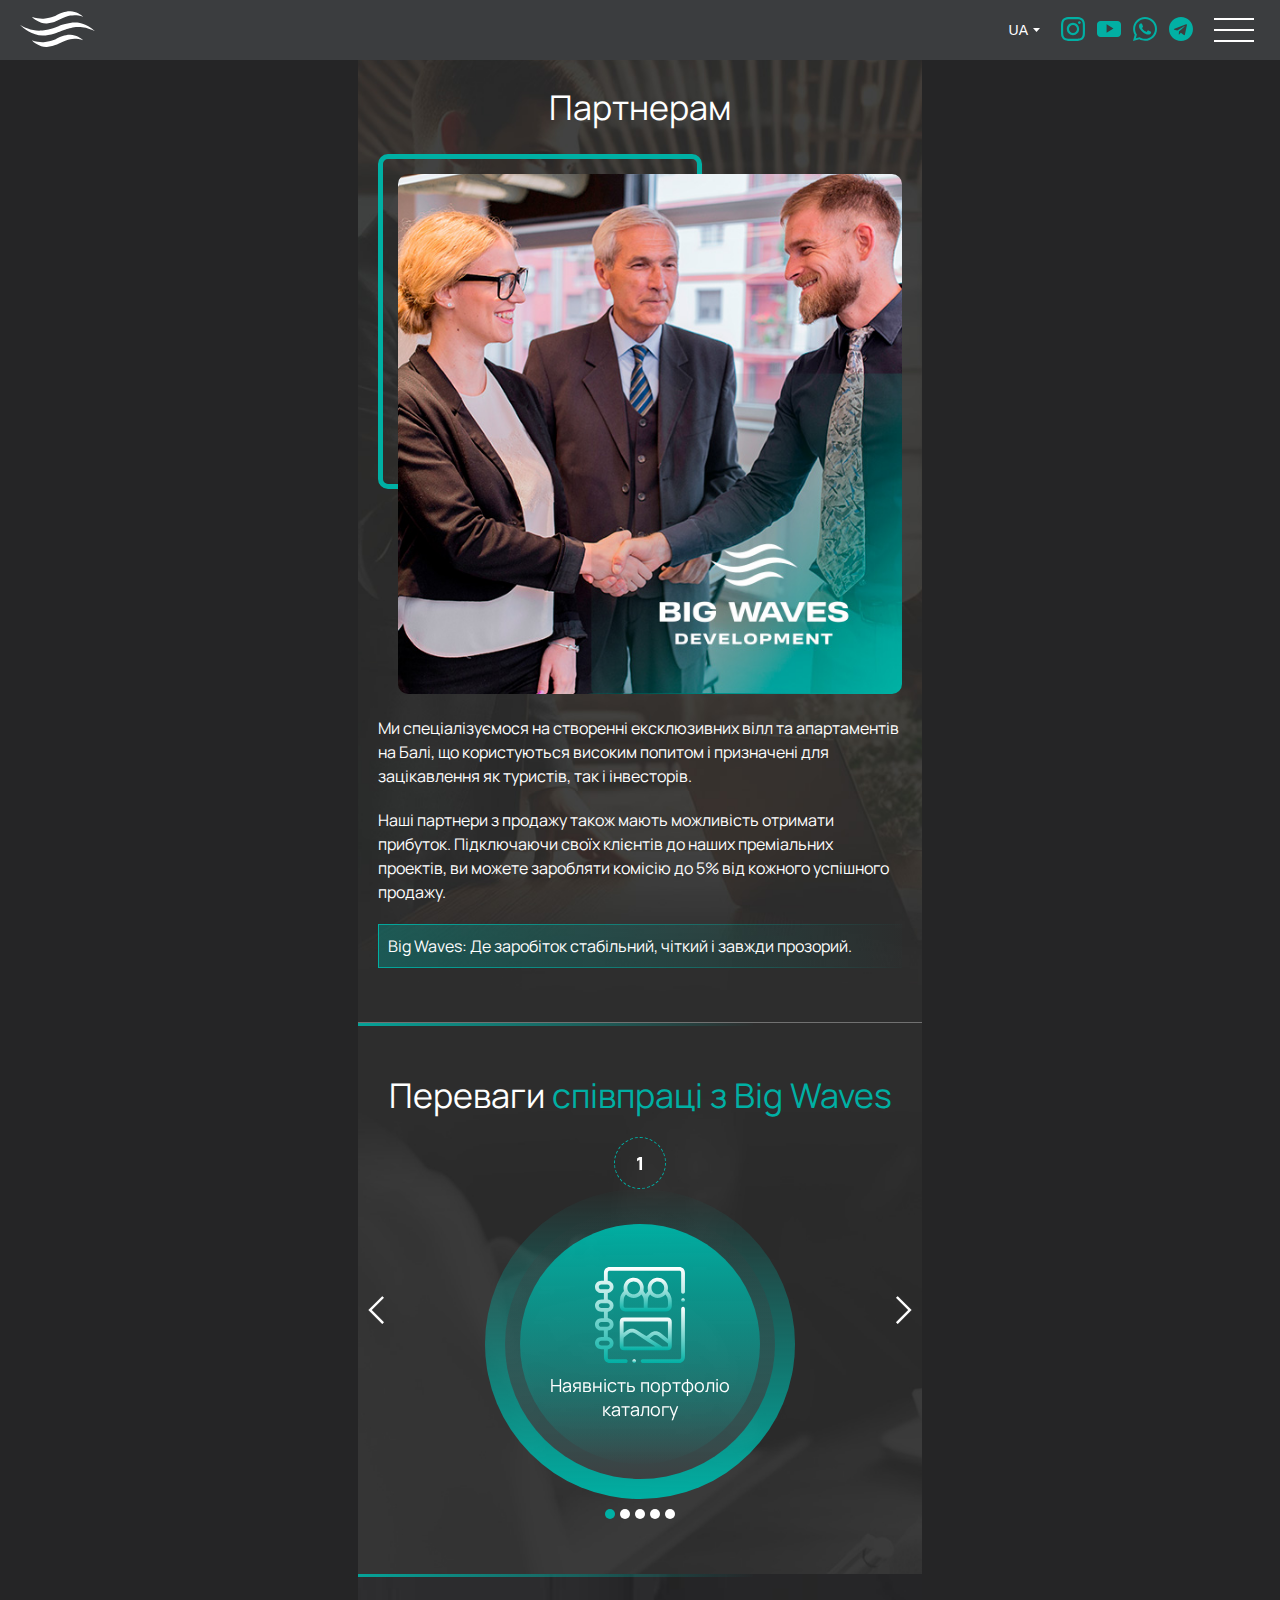
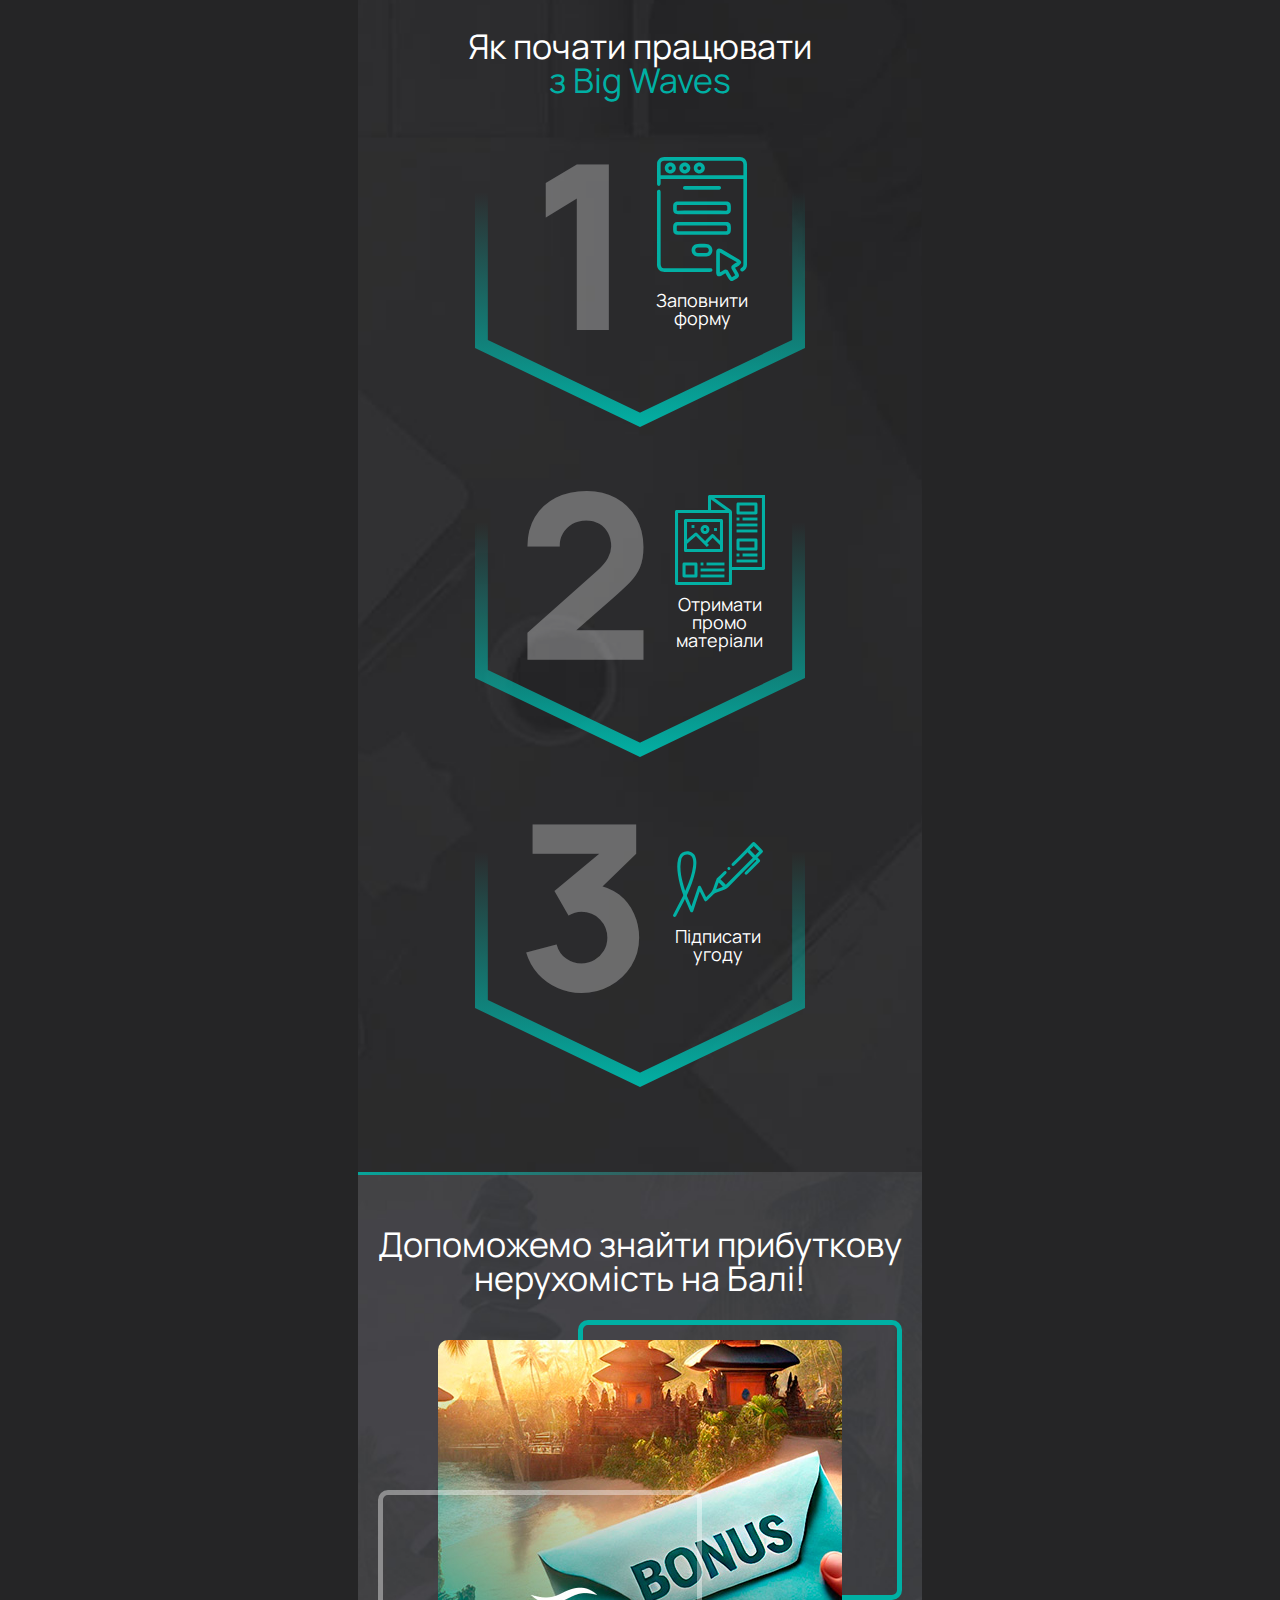
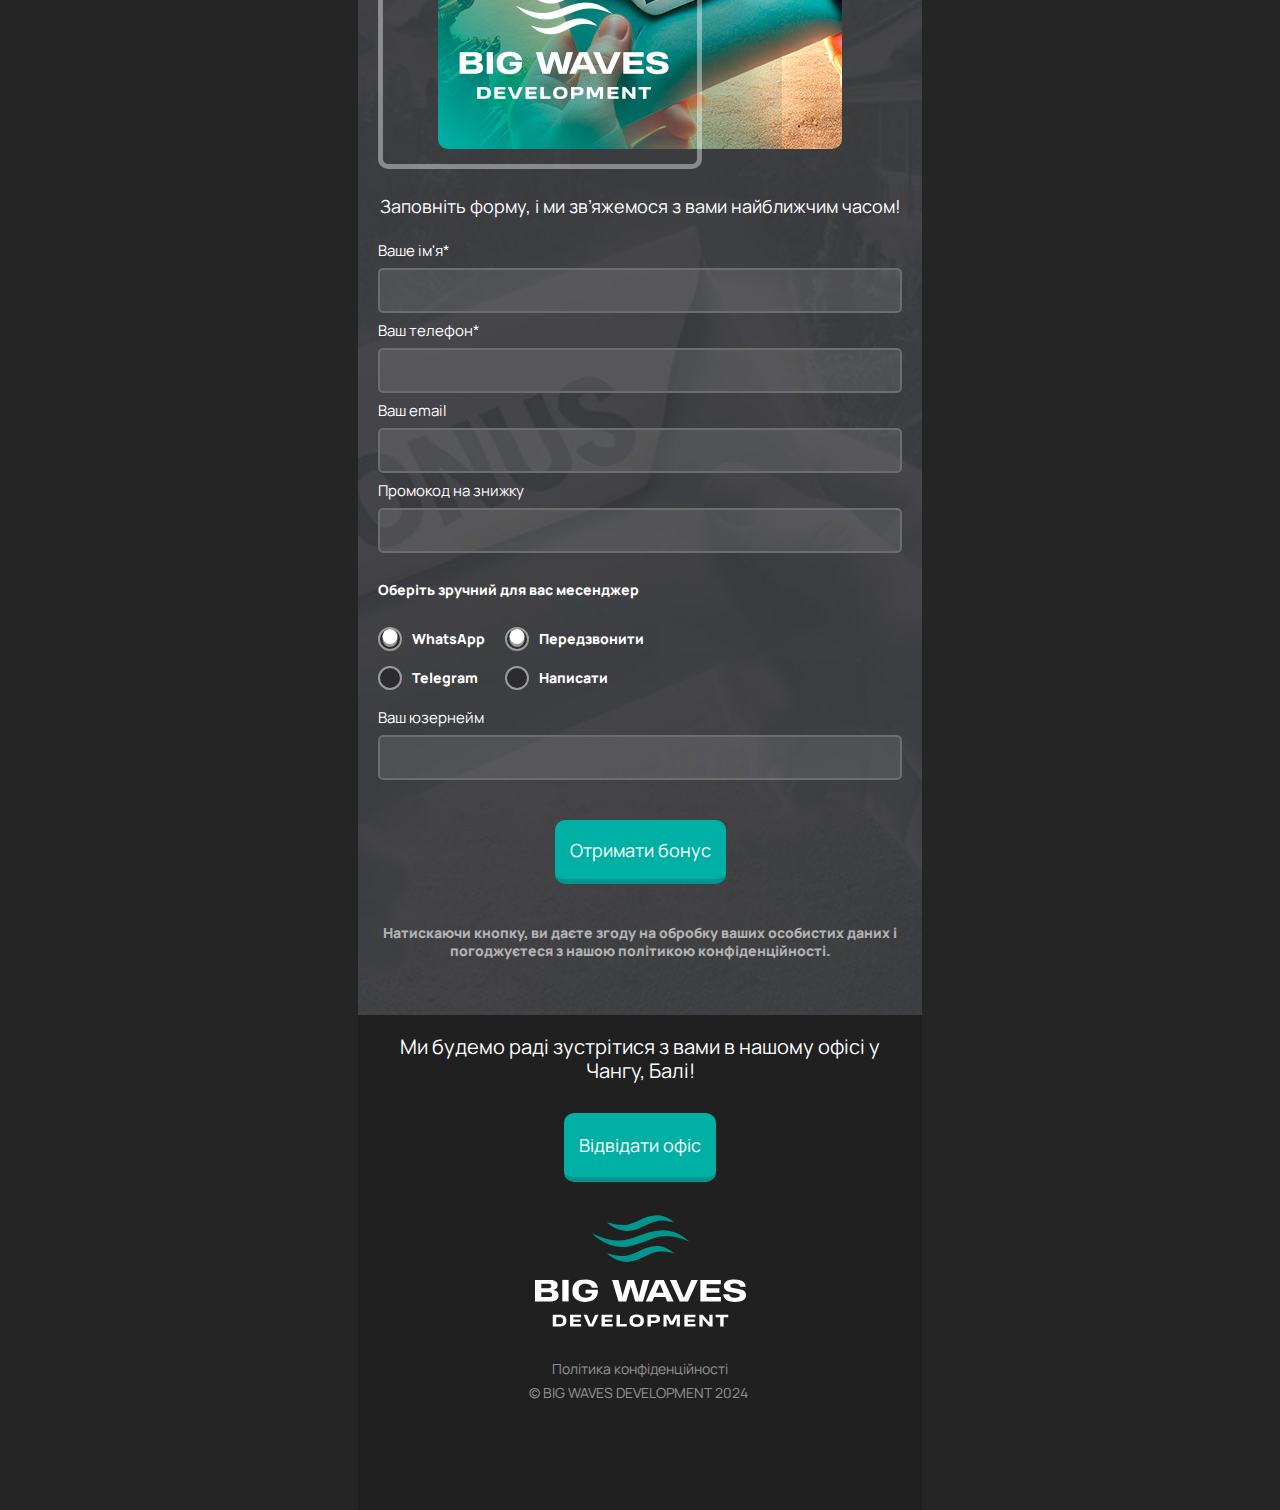
<file: partners.html>
<!DOCTYPE html>
<html lang="en">

<head>
    <meta charset="UTF-8">
    <link rel="icon" type="image/png" href="img/favicon.png?v=1.0.1">
    <meta name="viewport" content="width=device-width, initial-scale=1.0">
    <title>Big Waves</title>
    <link rel="stylesheet" href="css/owl.carousel.min.css">
    <link rel="stylesheet" href="css/jquery.fancybox.min.css">
    <link rel="stylesheet" href="css/style.css?v=4.0.3">
</head>

<body class="pageAbout">
    <main class="mainHome">
        <!-- Modal min -->
        <div class="modalBody">
            <div class="modalBodyBtn">
                <a href="#sec1" class="btn btn_gr bordrR">Вибрати юнiт</a>
                <span class="btn btn_gr bordrL selectMd">Замовити дзвiнок</span>
            </div>
            <div class="mainMdWr" id="mainMd">
                <a href="#" target="_blank"><img src="img/whatsapp.svg" alt="Ico"></a>
                <a href="#" target="_blank"><img src="img/telegram.svg" alt="Ico"></a>
            </div>
        </div>
        <!-- Modal min -->
        <!--Visit office us form -->
        <div class="defForm visitOfficeForm" id="visitOfficeForm">
            <button type="button" class="closeVisitOfficeForm"></button>
            <form action="/">
                <div class="defFormTitle">Заповніть форму, і наш менеджер зв'яжеться з вами для підтвердження часу
                    візиту до офісу в Чангу.</div>
                <label for="visitOfficeFormName">
                    Ваше ім'я*
                    <input type="text" name="visitOfficeFormName" id="visitOfficeFormName" required>
                </label>

                <div>
                    <label for="sec10PCode" class="relLabel">
                        Ваш телефон*
                        <input type="text" name="sec10Phone[]" class="sec10Phone" required autocomplete="off">
                        <div class="phoneSuggestions suggestions"></div>
                    </label>
                </div>

                <label for="visitOfficeFormMail">
                    Ваш email
                    <input type="email" name="visitOfficeFormMail" id="visitOfficeFormMail">
                </label>

                <i>Оберіть зручний для вас месенджер</i>

                <div class="formGroup">
                    <div class="formGroupWr">
                        <label for="visitOfficeFormMediaWApp" class="formGroupLb">
                            <input type="radio" name="visitOfficeFormMedia" value="WhatsApp"
                                id="visitOfficeFormMediaWApp" checked>
                            <span class="formGroupOw"></span>
                            <i>WhatsApp</i>
                        </label>
                        <label for="visitOfficeFormMediaTg" class="formGroupLb">
                            <input type="radio" name="visitOfficeFormMedia" value="Telegram"
                                id="visitOfficeFormMediaTg">
                            <span class="formGroupOw"></span>
                            <i>Telegram</i>
                        </label>

                    </div>
                    <div class="formGroupWr">
                        <label for="visitOfficeFormAction1" class="formGroupLb">
                            <input type="radio" name="visitOfficeFormAction" value="Передзвонити"
                                id="visitOfficeFormAction1" checked>
                            <span class="formGroupOw"></span>
                            <i>Передзвонити</i>
                        </label>
                        <label for="visitOfficeFormAction2" class="formGroupLb">
                            <input type="radio" name="visitOfficeFormAction" value="Написати"
                                id="visitOfficeFormAction2">
                            <span class="formGroupOw"></span>
                            <i>Написати</i>
                        </label>
                    </div>
                </div>
                <label for="formUserName" class="formGroupLb formGroupLb2">
                    Ваш юзернейм
                    <input type="text" name="formUserName" value="" id="formUserName">
                </label>
                <div class="flexCenter">
                    <button type="submit" name="ivisitOfficeFormBtn" class="btn btn_gr">Відправити</button>
                </div>
                <i class="qizBtnT">
                    Натискаючи кнопку, ви даєте згоду на обробку ваших особистих даних і
                    погоджуєтеся з нашою політикою конфіденційності.
                </i>
            </form>
        </div>
        <!-- Visit office form -->

        <header class="header headerPage">
            <nav class="mainNav">
                <a href="/" class="logo"><img src="img/Logo-min.svg" alt="Logo"></a>
                <div class="navRight">
                    <div class="navLang">
                        <button type="button" class="navLang">
                            <span>UA <img src="img/arrow-bot.svg" alt="Ar"></span>
                        </button>
                        <div class="navLangList">
                            <a href="#">UA</a>
                            <a href="#">RU</a>
                            <a href="#">EN</a>
                        </div>
                    </div>
                    <div class="navMedia">
                        <a href="" target="_blank"><img src="img/instagram.svg" alt="Media"></a>
                        <a href="" target="_blank"><img src="img/youtube.svg" alt="Media"></a>
                        <a href="" target="_blank"><img src="img/whatsapp.svg" alt="Media"></a>
                        <a href="" target="_blank"><img src="img/telegram.svg" alt="Media"></a>
                    </div>
                    <button type="button" class="navMbutton">
                        <span></span>
                        <span></span>
                        <span></span>
                    </button>
                </div>
            </nav>
            <div class="navListMenu">
                <div class="navListRow">
                    <a href="#">Головна</a>
                    <a href="#">Про нас</a>
                    <a href="#">Наші проєкти</a>
                    <a href="#">Про Балі</a>
                    <a href="#">Партнерам</a>
                    <a href="#">Блог</a>
                    <a href="#">Поширені запитання</a>
                    <a href="#">Кар'єра</a>
                    <a href="#">Контакти</a>
                </div>
            </div>
        </header>

        <section class="section sec3 secPagePartners" id="sec3">
            <div class="container">
                <h3 class="secTitle">Партнерам</h3>

                <div class="pagePartnersWr">
                    <div class="pagePartnersPic">
                        <img src="img/pagePartnersPic.jpg" alt="Part">
                        <span class="qizPicLine1"></span>
                    </div>
                    <div class="pagePartnersDesc">
                        <p>
                            Ми спеціалізуємося на створенні ексклюзивних вілл та апартаментів на Балі, що користуються
                            високим попитом і призначені
                            для зацікавлення як туристів, так і інвесторів.
                        </p>
                        <p>
                            Наші партнери з продажу також мають можливість отримати прибуток. Підключаючи своїх клієнтів
                            до наших преміальних проектів, ви можете заробляти комісію до 5% від кожного успішного
                            продажу.
                        </p>
                    </div>
                    <div class="bqLine">
                        <span class="bqLine1"></span>
                        <span class="bqLine2"></span>
                        <span class="bqLine3"></span>
                        Big Waves: Де заробіток стабільний, чіткий і завжди прозорий.
                    </div>
                </div>
            </div>
        </section>

        <section class="section sectionLine secBenefitsWorking" id="secBenefitsWorking">
            <div class="container">
                <h3 class="secTitle secTitlePage">Переваги <span>співпраці з Big Waves</span></h3>

                <div class="owl-carousel benefitsOfWorkingCl">
                    <div class="item">
                        <div class="teamOwlWr benefitsOfWorking">
                            <div class="benefitsOfWorkingNum">
                                1
                            </div>
                            <div class="teamOwl">
                                <div class="teamOwl2">
                                    <div class="teamOwl3">
                                        <img src="img/bf-ico-1.svg" alt="Team">
                                        <div class="teamOwl2Name">Наявність портфоліо каталогу</div>
                                    </div>
                                </div>
                            </div>
                        </div>
                    </div>
                    <div class="item">
                        <div class="teamOwlWr benefitsOfWorking">
                            <div class="benefitsOfWorkingNum">
                                2
                            </div>
                            <div class="teamOwl">
                                <div class="teamOwl2">
                                    <div class="teamOwl3">
                                        <img src="img/bf-ico-2.svg" alt="Team">
                                        <div class="teamOwl2Name">Mаркетингові матеріали</div>
                                    </div>
                                </div>
                            </div>
                        </div>
                    </div>
                    <div class="item">
                        <div class="teamOwlWr benefitsOfWorking">
                            <div class="benefitsOfWorkingNum">
                                3
                            </div>
                            <div class="teamOwl">
                                <div class="teamOwl2">
                                    <div class="teamOwl3">
                                        <img src="img/bf-ico-3.svg" alt="Team">
                                        <div class="teamOwl2Name">Безпроблемна оплата комісій</div>
                                    </div>
                                </div>
                            </div>
                        </div>
                    </div>
                    <div class="item">
                        <div class="teamOwlWr benefitsOfWorking">
                            <div class="benefitsOfWorkingNum">
                                4
                            </div>
                            <div class="teamOwl">
                                <div class="teamOwl2">
                                    <div class="teamOwl3">
                                        <img src="img/bf-ico-4.svg" alt="Team">
                                        <div class="teamOwl2Name">Якісна підтримка</div>
                                    </div>
                                </div>
                            </div>
                        </div>
                    </div>
                    <div class="item">
                        <div class="teamOwlWr benefitsOfWorking">
                            <div class="benefitsOfWorkingNum">
                                5
                            </div>
                            <div class="teamOwl">
                                <div class="teamOwl2">
                                    <div class="teamOwl3">
                                        <img src="img/bf-ico-5.svg" alt="Team">
                                        <div class="teamOwl2Name">Статус угоди</div>
                                    </div>
                                </div>
                            </div>
                        </div>
                    </div>
                </div>
            </div>
        </section>

        <section class="section sectionLine secHowToTetTtartedWaves" id="secHowToTetTtartedWaves">
            <div class="container">
                <h3 class="secTitle secTitlePage">Як почати працювати <br><span>з Big Waves</span></h3>
                <div class="blockHowToTetTtartWr">
                    <div class="blockHowToTetTtart">
                        <div class="blockHowToTetTtartCol">
                            <div class="blockHowToTetTtartRow"><span>1</span></div>
                            <div class="blockHowToTetTtartRow">
                                <img src="img/icon-contact-form.svg" alt="Ico">
                                Заповнити<br>форму
                            </div>
                        </div>
                        <img src="img/secHowToTetTtartedWaves.svg" class="secHowToTetTtartedWavesPic" alt="">
                    </div>
                    <div class="blockHowToTetTtart">
                        <div class="blockHowToTetTtartCol">
                            <div class="blockHowToTetTtartRow"><span>2</span></div>
                            <div class="blockHowToTetTtartRow">
                                <img src="img/icon-brochure.svg" alt="Ico">
                                Отримати<br>промо<br>матеріали
                            </div>
                        </div>
                        <img src="img/secHowToTetTtartedWaves.svg" class="secHowToTetTtartedWavesPic" alt="">
                    </div>
                    <div class="blockHowToTetTtart">
                        <div class="blockHowToTetTtartCol">
                            <div class="blockHowToTetTtartRow"><span>3</span></div>
                            <div class="blockHowToTetTtartRow">
                                <img src="img/icon-digital-signature.svg" alt="Ico">
                                Підписати<br>угоду
                            </div>
                        </div>
                        <img src="img/secHowToTetTtartedWaves.svg" class="secHowToTetTtartedWavesPic" alt="">
                    </div>
                </div>
            </div>
        </section>

        <section class="section sec10" id="sec10">
            <div class="container">
                <h3 class="secTitle">Допоможемо знайти прибуткову нерухомість на Балі!</h3>
                <div class="qizPic sec10Pic">
                    <span class="qizPicLine1"></span>
                    <img src="img/sec10-pic.jpg?v=1.0.1" alt="Pic">
                    <span class="qizPicLine2"></span>
                </div>
                <div class="sec10T">
                    Заповніть форму, і ми зв’яжемося з вами найближчим часом!
                </div>
                <form action="/">
                    <div class="modalQizForm">
                        <label for="sec10Name">
                            Ваше ім'я*
                            <input type="text" name="sec10Name" id="sec10Name" required>
                        </label>

                        <div>
                            <label for="sec10PCode" class="relLabel">
                                Ваш телефон*
                                <input type="text" name="sec10Phone[]" class="sec10Phone" required autocomplete="off">
                                <div class="phoneSuggestions suggestions"></div>
                            </label>
                        </div>

                        <label for="sec10Mail">
                            Ваш email
                            <input type="email" name="sec10Mail" id="sec10Mail">
                        </label>
                        <label for="sec10Promo">
                            Промокод на знижку
                            <input type="text" name="sec10Promo" id="sec10Promo">
                        </label>

                        <i>Оберіть зручний для вас месенджер</i>

                        <div class="formGroup formGroupQiz">
                            <div class="formGroupWr">
                                <label for="formSec11" class="formGroupLb">
                                    <input type="radio" name="sec10Media" value="WhatsApp" id="formSec11" checked>
                                    <span class="formGroupOw"></span>
                                    <i>WhatsApp</i>
                                </label>
                                <label for="formSec10" class="formGroupLb">
                                    <input type="radio" name="sec10Media" value="Telegram" id="formSec10">
                                    <span class="formGroupOw"></span>
                                    <i>Telegram</i>
                                </label>

                            </div>
                            <div class="formGroupWr">
                                <label for="formSec12" class="formGroupLb">
                                    <input type="radio" name="sec10Action" value="Передзвонити" id="formSec12" checked>
                                    <span class="formGroupOw"></span>
                                    <i>Передзвонити</i>
                                </label>
                                <label for="formSec13" class="formGroupLb">
                                    <input type="radio" name="sec10Action" value="Написати" id="formSec13">
                                    <span class="formGroupOw"></span>
                                    <i>Написати</i>
                                </label>
                            </div>
                        </div>
                        <label for="formUserName" class="formGroupLb formGroupLb2">
                            Ваш юзернейм
                            <input type="text" name="formUserName" value="" id="formUserName">
                        </label>
                        <div class="flexCenter">
                            <button type="submit" class="btn btn_gr">Отримати бонус</button>
                        </div>
                        <i class="qizBtnT">
                            Натискаючи кнопку, ви даєте згоду на обробку ваших особистих даних і
                            погоджуєтеся з нашою політикою конфіденційності.
                        </i>
                    </div>
                </form>
            </div>
        </section>

        <footer class="footer">
            <div class="container containerF">
                <div class="fWel">Ми будемо раді зустрітися з вами в нашому офісі у Чангу, Балі!</div>
                <div class="flexCenter">
                    <span class="btn btn_gr" id="visitOfficeFormSubmit">Відвідати офіс</span>
                </div>
                <div class="fLogo">
                    <img src="img/Logo.svg" alt="Logo">
                </div>
                <div class="fDesc">
                    <a href="#">Політика конфіденційності</a>
                    <span>© BIG WAVES DEVELOPMENT 2024 </span>
                </div>
            </div>
        </footer>
    </main>

    <script src="js/jquery-3.7.1.min.js"></script>
    <script src="js/owl.carousel.min.js"></script>
    <script src="js/fancyBox-3.0.47.js"></script>
    <script src="js/main.js?v=4.0.1"></script>
    <script>
        $(document).ready(function () {
            $('.benefitsOfWorkingCl').owlCarousel({
                loop: true,
                margin: 25,
                nav: true,
                autoplay: false,
                autoplayTimeout: 5000,
                autoplayHoverPause: false,
                responsive: {
                    0: {
                        items: 1
                    },
                    600: {
                        items: 1
                    },
                    1000: {
                        items: 1
                    }
                }
            })
        });
    </script>
    <script>
        // Visit Office form
        document.addEventListener('DOMContentLoaded', () => {
            const headFormSubmit = document.getElementById('visitOfficeFormSubmit');
            const headForm = document.getElementById('visitOfficeForm');
            const closeHeadForm = document.querySelector('.closeVisitOfficeForm');

            headFormSubmit.addEventListener('click', () => {
                headForm.classList.add('visitOfficeActive');
            });

            const removeHeadFormActive = (event) => {
                if (
                    event.target === closeHeadForm ||
                    (!headForm.contains(event.target) && event.target !== headFormSubmit)
                ) {
                    headForm.classList.remove('visitOfficeActive');
                }
            };

            closeHeadForm.addEventListener('click', removeHeadFormActive);
            document.addEventListener('click', removeHeadFormActive);
        });
    </script>

    <script src="js/selectCountry.js"></script>
</body>

</html>
</file>
<file: css/style.css>
@import url('https://fonts.googleapis.com/css2?family=Caveat:wght@400..700&family=Manrope:wght@200..800&display=swap');

html,
body,
div,
span,
applet,
object,
iframe,
h1,
h2,
h3,
h4,
h5,
h6,
p,
blockquote,
pre,
a,
abbr,
acronym,
address,
big,
cite,
code,
del,
dfn,
em,
img,
ins,
kbd,
q,
s,
samp,
small,
strike,
strong,
sub,
sup,
tt,
var,
b,
u,
i,
center,
dl,
dt,
dd,
ol,
ul,
li,
fieldset,
form,
label,
legend,
table,
caption,
tbody,
tfoot,
thead,
tr,
th,
td,
article,
aside,
canvas,
details,
embed,
figure,
figcaption,
footer,
header,
hgroup,
menu,
nav,
output,
ruby,
section,
summary,
time,
mark,
audio,
video {
  margin: 0;
  padding: 0;
  border: 0;
  vertical-align: baseline;
}

article,
aside,
details,
figcaption,
figure,
footer,
header,
hgroup,
menu,
nav,
section {
  display: block;
}

body {
  line-height: 1;
}

ol,
ul {
  list-style: none;
}

blockquote,
q {
  quotes: none;
}

blockquote:before,
blockquote:after,
q:before,
q:after {
  content: '';
  content: none;
}

table {
  border-collapse: collapse;
  border-spacing: 0;
}

body {
  font-family: "Manrope", serif !important;
  font-weight: 400;
  font-size: 18px;
  background: #252526;
  color: #fff;
}

.mainHome {
  max-width: 564px;
  margin: 0 auto;
  overflow: hidden;
}

.logo img {
  width: 75px;
}

.owl-dots {
  display: flex !important;
  z-index: 1;
  gap: 5px;
  align-items: center;
  justify-content: center;
  margin-top: 10px;
}

.owl-dots button {
  background: #fff !important;
  width: 10px;
  height: 10px;
  border-radius: 50%;
}

.owl-dots button.active {
  background: #00B0A4 !important;
}

.mainNav {
  background: #3B3D3F;
  height: 60px;
  display: flex;
  align-items: center;
  justify-content: space-between;
  padding: 0 20px;
  position: fixed;
  top: 0;
  left: 0;
  width: -webkit-fill-available;
  z-index: 999;
}

.navRight {
  display: flex;
  align-items: center;
  justify-content: space-between;
  gap: 15px;
}

.navMbutton {
  border: none;
  outline: none;
  background: none;
  display: flex;
  flex-direction: column;
  gap: 9px;
  cursor: pointer;
  position: relative;
}

.navMbutton span {
  display: block;
  width: 40px;
  height: 2px;
  background: #fff;
  transition: all .3s ease;
}

.navMbuttonActive span:nth-child(2) {
  display: none;
}

.navMbuttonActive span:nth-child(1) {
  transform: rotate(45deg) translate(8px, 0);
}

.navMbuttonActive span:nth-child(3) {
  transform: rotate(-45deg) translate(8px, 0);
}

.navMedia {
  display: flex;
  align-items: center;
  gap: 12px;
}

.navMedia a img {
  fill: #00B0A4;
  width: 24px;
}

.navLang {
  border: none;
  outline: none;
  background: none;
  display: flex;
  flex-direction: column;
  gap: 1px;
  cursor: pointer;
  align-items: center;
  color: #fff;
  text-transform: uppercase;
  align-items: center;
  position: relative;
}

.navLang span {
  display: flex;
  align-items: center;
  gap: 5px;
  font-size: 14px;
}

.navListMenu {
  background: #252526;
  position: fixed;
  right: 0;
  top: 60px;
  z-index: 110;
  transition: height .3s linear;
  height: 0;
  overflow: hidden;
  width: -webkit-fill-available;
}

.navListMenuActive {
  height: 100%;

}

.navListRow {
  padding: 30px 0;
}

.navListMenu a {
  text-decoration: none;
  color: #fff;
  display: block;
  padding: 0 20px;
  line-height: 40px;
  text-align: left;
  transition: all .3s ease;
  font-weight: 800;
  opacity: 0;
}

.navListMenuActive a {

  opacity: 1;
}

.navLangList a {
  text-decoration: none;
  color: #fff;
  display: block;
  padding: 0 20px;
  line-height: 40px;
  text-align: center;
  font-size: 14px;
  border-bottom: 1px solid rgba(59, 61, 63, 0.6);
}

.navListMenu a:last-child {
  border-bottom: none;
}

.navLangList {
  background: #252526;
  position: absolute;
  top: 39px;
  left: 50%;
  transform: translate(-50%, 0);
  z-index: 20;
  transition: max-height .3s linear;
  max-height: 0;
  overflow: hidden;
  width: auto;
  border-radius: 0 0 10px 10px;
}

.navLangListActive {
  max-height: 200px;
}

.header {
  min-height: 400px;
  background: url(../img/head.jpg) top center no-repeat;
  background-size: cover;
  padding-top: 70px;
}

.container {
  padding: 20px;
}

img {
  max-width: 100%;
  height: auto;
}

.containerF {
  display: flex;
  align-items: center;
  flex-direction: column;
  gap: 30px;
}

.headerContT1 {
  background: rgba(59, 61, 63, 0.75);
  /* text-transform: uppercase; */
  text-align: center;
  padding: 10px 20px;
  font-size: 16px;
  font-weight: 800;
  line-height: 25px;
}

.headerContT2 {
  font-size: 18px;
  text-align: center;
}

.headerContT3 {
  font-size: clamp(20px, 15vw, 115px);
  font-weight: 800;
  display: flex;
  align-items: center;
  gap: 10px;
  border: 5px solid #00B0A4;
  border-radius: 10px;
  padding: 5px 15px;
  box-shadow: 0 0 20px rgba(0, 176, 164, 0.9), inset 0 0 10px rgba(0, 176, 164, 0.6);
}

i {
  font-style: normal;
}

.btn {
  border-radius: 10px;
  font-weight: 400;
  border: none;
  outline: none;
  text-decoration: none;
  font-size: 18px;
  color: #fff;
  display: flex;
  align-items: center;
  min-height: 64px;
  padding: 0 15px;
  text-align: center;
  justify-content: center;
  font-family: "Manrope", serif !important;
  transition: all .3s ease;
}

.btn:hover {
  transform: scale(1.05);
}

.btn_gr {
  background: #00B0A4;
  border-bottom: 5px solid #00968D;
}

.btn_gr2 {
  background: none;
  border: 2px solid #00968D;
}

.btn_dk {
  background: #9F9FA0;
  border-bottom: 5px solid #8A8A8B;
}

.btn_bk {
  background: #2C2C2E;
  border-bottom: 5px solid #202021;
}

.contBlock {
  background: #3B3D3F;
}

.contBlock {
  display: flex;
  align-items: start;
  gap: 20px;
  align-items: normal;
}

.contBlock1 {
  font-size: 13px;
  padding: 10px;
  padding-right: 0;
  line-height: 18px;
  display: flex;
  align-items: center;
  text-align: center;
}

.containerF2 {
  display: flex;
}

.contBlock2 {
  background: #2C2C2E;
  display: flex;
  align-items: center;
  padding: 10px;
}

.contBlock2 a {
  text-decoration: none;
  color: #fff;
  text-align: center;
  position: relative;
  border: 2px solid #fff;
  border-radius: 5px;
  padding: 5px 10px;
  font-size: 13px;
  box-shadow: 0 0 10px rgba(255, 255, 255, 0.9), inset 0 0 10px rgba(255, 255, 255, 0.6);
}

.contBlock2 a img {
  position: absolute;
  top: -100px;
  right: 0;
  animation: sway .3s ease infinite;
  width: 80px;
}

.contBlock2 a b {
  font-weight: 800;
}

.contBlock {
  margin-top: 100px;
}

@keyframes sway {
  0% {
    transform: rotate(0deg);
  }

  50% {
    transform: rotate(-5deg);
  }

  100% {
    transform: rotate(0deg);
  }
}

.section {
  padding: 35px 0;
}

.sec1 {
  background: url(../img/section.jpg) bottom center no-repeat;
  /* background-size: cover; */
}

.sec2 {
  background: url(../img/calc.jpg) bottom center no-repeat;
  background-size: cover;
}

.sec3 {
  background: url(../img/about.jpg) top center no-repeat;
  background-size: cover;
}

.secPageMoon {
  background: url(../img/moon-bg.jpg) top center no-repeat;
  background-size: cover;
}

.sec4 {
  background: url(../img/form1.jpg) top center no-repeat;
  background-size: cover;
}

.sec5 {
  background: url(../img/bali.jpg) top center no-repeat;
  background-size: cover;
}

.sec6 {
  background: url(../img/bali-inv.jpg) top center no-repeat;
  background-size: cover;
}

.sec7 {
  background: url(../img/qiz.jpg) top center no-repeat;
  background-size: cover;
}

.sec8 {
  background: url(../img/inv-bg.jpg) top center no-repeat;
  background-size: cover;
}

.sec9 {
  background: url(../img/sec9.jpg) top center no-repeat;
  background-size: cover;
}

.sec10 {
  background: url(../img/sec10.jpg) top center no-repeat;
  background-size: cover;
}

.secOurPhilosophy {
  background: url(../img/about-sec.jpg) top center no-repeat;
  background-size: cover;
}

.secOurTeam {
  background: url(../img/team.jpg) top center no-repeat;
  background-size: cover;
}

.secEstateIndonesia {
  background: url(../img/secEstateIndonesia.jpg) top center no-repeat;
  background-size: cover;
}

.secPartnerP {
  background: url(../img/secEstateIndonesia.jpg) top center no-repeat;
  background-size: cover;
}

.secConcretePlant {
  background: url(../img/secConcretePlant.jpg) top center no-repeat;
  background-size: cover;
}

.secBenefitsWorking {
  background: url(../img/secBenefitsWorking.jpg) top center no-repeat;
  background-size: cover;
}

.secHowToTetTtartedWaves {
  background: url(../img/secHowToTetTtartedWaves.jpg) top center no-repeat;
  background-size: cover;
}

.secPageNews {
  background: url(../img/news-bg.jpg) top center no-repeat;
  background-size: cover;
}

.secRemoteControl {
  background: url(../img/secRemoteControl.jpg) top center no-repeat;
  background-size: cover;
}

.secMainTarget {
  background: #3F4042;
}

.secTitle {
  /* text-transform: uppercase; */
  font-weight: 400;
  font-size: 34px;
  display: block;
  text-align: center;
}

.prMainIco {
  display: flex;
  justify-content: center;
  align-items: start;
  gap: 5px;
}

.prMain {
  max-width: 572px;
  margin: 0 auto;
  border: 2px solid #9F9FA0;
  border-radius: 10px;
  padding: 5px;
  display: flex;
  flex-direction: column;
  gap: 5px;
  background: #2C2C2E;
  margin-bottom: 32px;
}

.prMainAwwa {
  border: 2px solid #00B0A4;
}

.prMainName {
  background: #3B3D3F;
  display: flex;
  justify-content: space-between;
  padding: 10px;
  /* flex-wrap: wrap; */
}

.prMainName1 {
  display: flex;
  flex-direction: column;
  gap: 10px;
  align-items: start;
  justify-content: center;
}

.prMainName1 span {
  text-transform: uppercase;
  font-size: 17px;
  font-weight: 800;
}

.prMainName2 {
  display: flex;
  flex-direction: column;
  gap: 10px;
  align-items: end;
  justify-content: center;
}

.prMainName2 span {
  font-size: 13px;
  border-radius: 5px;
  padding: 3px 10px;
}

.prMainSpRd {
  border: 3px solid #da5a54;
}

.prMainSpGr {
  border: 3px solid #00B0A4;
}

.prMainSpEl {
  border: 3px solid #FF9D00;
}

.prMainContT {
  line-height: 26px;
  background: #3B3D3F;
  text-align: center;
  padding: 10px;
  font-size: 14px;
}

.prMainStat {
  display: flex;
  align-items: center;
  justify-content: space-around;
  gap: 10px;
  text-align: center;
  margin: 20px 0;
}

.prCarousel {
  margin-top: 25px;
}

.logoB {
  /* max-width: 60%; */
  width: 211px;
  height: 118px;
}

.prMainStat div {
  display: flex;
  align-items: center;
  flex-direction: column;
  justify-content: center;
  gap: 5px;
}

.prMainStat div span:nth-child(2) {
  font-weight: 800;
  font-size: 16px;
}

.prMainStat div span:nth-child(1) {
  font-size: 20px;
  color: #9C9C9C;
}

.prMain .btn {
  width: fit-content;
  min-width: 200px;
  position: relative;
  margin-bottom: -40px;
  left: 50%;
  transform: translate(-50%, 0);
}

.prMainIco div {
  opacity: 0.5;
  transition: 0.3s ease;
}

.prMainIco div.active {
  opacity: 1;
}

.prMainCont div {
  display: none;
}

.prMainCont div.active {
  display: block;
}

.prMainAwwa .prMainName {
  background: #2C2C2E;
  width: 107%;
  position: relative;
  left: 50%;
  transform: translate(-50%, 0);
  justify-content: space-around;
}

.prMainAwwa .prMainName1 {
  color: #00B0A4;
}

.prMainAwwa .prMainName::before {
  content: '';
  position: absolute;
  bottom: -20px;
  left: 0;
  width: 0;
  height: 0;
  border-top: 20px solid #323335;
  border-left: 22px solid transparent;
}

.prMainAwwa .prMainName::after {
  content: '';
  position: absolute;
  bottom: -20px;
  right: 0;
  width: 0;
  height: 0;
  border-top: 20px solid #323335;
  border-right: 22px solid transparent;
}

.prMainVirgin .prMainSpRd {
  border-color: #9C9C9C;
}

.prMainVirgin .prMainName {
  justify-content: space-around;
}

/* .prSwipe {
    width: 33px;
    height: 35px;
    background: url(../img/swipe.png);
    position: absolute;
    top: 50%;
    transform: translate(0, -50%);
    right: 0;
    z-index: 10;
    animation: sway 1s ease infinite;
    background-size: cover;
} */

/* .prSwipe {
    height: 10px;
    background: linear-gradient(to right, rgba(0, 177, 164, 0.6), rgba(0, 177, 164, 0.01));
    border-radius: 10px;
    margin-top: 30px;
    position: relative;
    margin-bottom: 10px;
}

.prSwipe::after {
    content: '';
    display: block;
    width: 43px;
    height: 45px;
    position: absolute;
    top: -15px;
    left: 50%;
    transform: translate(-100%, 0);
    animation: prSwipeAnim 2s linear infinite;
    background: url(../img/swipe.png);
} */

@keyframes prSwipeAnim {
  0% {
    transform: translate(-100%, 0);
  }

  50% {
    transform: translate(0, 0);
  }

  100% {

    transform: translate(-100%, 0);
  }
}

.calcWr {
  margin-top: 50px;
  display: flex;
  align-items: center;
  justify-content: center;
  flex-direction: column;
  gap: 30px;
  padding-bottom: 30px;
}

.calcBtn {
  width: 320px;
  height: 320px;
  border-radius: 100%;
  position: relative;
  background: linear-gradient(to top, rgba(0, 177, 164, 0.99), rgba(0, 177, 164, 0.01));
  animation: calcBtnAnim 2s ease infinite;
}

@keyframes calcBtnAnim {
  0% {
    box-shadow: 0 0 0 1px rgba(0, 177, 164, 0.99);
  }

  100% {
    box-shadow: 0 0 0 30px rgba(0, 177, 164, 0.01);
  }
}

.calcBtn2 {
  width: 270px;
  height: 270px;
  border-radius: 100%;
  position: absolute;
  top: 50%;
  left: 50%;
  transform: translate(-50%, -50%);
  background: linear-gradient(to top, rgba(59, 61, 63, 0.99), rgba(59, 61, 63, 0.01));
  display: flex;
  flex-direction: column;
  gap: 10px;
  align-items: center;
}

.calcBtnCl1Active .calcBtn2 {
  background: linear-gradient(to top, rgba(0, 177, 164, 0.99), rgba(0, 177, 164, 0.01));
}

.calcBtnCl1Active .calcBtn3 {
  box-shadow: 0 0 30px rgba(0, 177, 164, 0.99);
}

.calcBtn3 {
  width: 215px;
  height: 215px;
  border-radius: 100%;
  overflow: hidden;
  background: rgb(59, 61, 63);
  margin-top: -30px;
  animation: calcBtnAnim 3s ease infinite;
  position: relative;
}

.calcBtn2 span {
  font-weight: 800;
  font-size: 25px;
}

.calcBtn3 span {
  position: absolute;
  width: 100%;
  height: 50px;
  display: flex;
  align-items: center;
  justify-content: center;
  bottom: 0;
  left: 0;
  text-align: center;
  z-index: 2;
  font-size: 18px;
  background: rgba(0, 0, 0, 0.6);
}

.btn_gr1 {
  display: none;
}

.btn_gr1Active {
  display: flex;
}

.aboutVFrame {
  margin-top: 30px;
  position: relative;
}

.aboutVFrame a {
  border-radius: 10px;
  overflow: hidden;
  display: flex;
}

.aboutDesc {
  margin-top: 20px;
  display: flex;
  flex-direction: column;
  gap: 10px;
  font-size: 16px;
  line-height: 24px;
}

.aboutStat {
  border-radius: 10px;
  padding: 20px 10px;
  border: 5px solid #00B0A4;
  display: flex;
  gap: 10px;
  align-items: center;
  justify-content: center;
  margin-top: 30px;
  box-shadow: 0 0 30px rgba(0, 177, 164, 0.7), inset 0 0 30px rgba(0, 177, 164, 0.2);
}

.aboutStatRow {
  display: flex;
  flex-direction: column;
  gap: 20px;
  text-align: center;
  align-items: center;
  justify-content: center;
  line-height: 21px;
  align-items: center;
  justify-content: center;
}

.aboutStatCol {
  font-weight: 800;
  color: #00B0A4;
  font-size: 19px;
  display: flex;
  flex-direction: column;
}

.aboutStatColT {
  font-size: 14px;
}

.aboutStatRowWr {
  display: flex;
  flex-direction: column;
  gap: 10px;
  min-height: 100px;
  align-items: center;
  justify-content: center;
}

.aboutStatCol span {
  font-weight: 400;
  font-size: 16px;
}

.aboutStatRowWr {
  border-bottom: 2px solid #5E6062;
  padding-bottom: 10px;
}

.aboutQo {
  display: flex;
  align-items: center;
  font-size: 16px;
  line-height: 21px;
  margin: 30px 0;
  gap: 10px;
}

.aboutQo img {
  width: auto !important;
}

.aboutQo div {
  padding: 8px;
  border-radius: 10px;
  background: linear-gradient(to right, rgba(156, 156, 156, 0.4), rgba(156, 156, 156, 0.01));
}

.aboutVideo {
  margin-bottom: 30px;
}

.aboutVideo a {
  border-radius: 10px;
  overflow: hidden;
  display: flex;
}

.aboutContWr {
  position: relative;
}

.form1Wr {
  margin-top: 30px;
}

.form1Wr a {
  display: flex;
  overflow: hidden;
  border-radius: 10px;
}

.formGroup {
  display: flex;
  flex-direction: column;
  gap: 15px;
}

.formTitle {
  margin: 30px 0 20px 0;
  /* font-weight: 800; */
  /* text-transform: uppercase; */
  font-size: 22px;
  color: #00B0A4;
}

.formGroup {
  /* font-weight: 800; */
  font-size: 15px;
}

.formGroup i {
  font-weight: 400;
}

.formGroup input {
  display: none;
}

.formGroupOw {
  border-radius: 50%;
  background: #2C2C2E;
  border: 2px solid #9C9C9C;
  display: flex;
  width: 20px;
  height: 20px;
  position: relative;
}

.formGroupOw::after {
  content: '';
  width: 15px;
  height: 15px;
  background: #fff;
  border-radius: 50%;
  box-shadow: 0 3px 0 #999;
  position: absolute;
  top: 0;
  left: 50%;
  transform: translate(-50%, 0);
  opacity: 0;
  transition: opacity .3s ease;
}

.formGroup input:checked~.formGroupOw::after {
  opacity: 1;
}

.formGroupLb {
  display: flex;
  gap: 15px;
  align-items: center;
}

.mForm {
  display: flex;
  flex-direction: column;
  gap: 20px;
  align-items: center;
}

.mForm .btn {
  padding-left: 35px;
  padding-right: 35px;
}

.sec5 .secTitle {
  /* font-weight: 800; */
  display: flex;
  flex-direction: column;
  gap: 10px;
}

.sec5 .secTitle span {
  font-weight: 400;
  font-size: 30px;
}

.baliStatWr {
  display: flex;
  gap: 15px;
}

.baliStatRow {
  width: 50%;
  display: flex;
  flex-direction: column;
  gap: 25px;
}

.baliStatTitle {
  font-weight: 800;
  /* text-transform: uppercase; */
  font-size: 20px;
  display: flex;
  align-items: start;
  color: #fff;
}

.baliStatTitle img {
  max-width: 100%;
  height: auto;
}

.baliStatCol {
  font-weight: 800;
  /* text-transform: uppercase; */
  font-size: 24px;
  color: #00B0A4;
}

.baliStatCol span {
  color: #fff;
  font-weight: 400;
  font-size: 16px;
  text-transform: none;
}

.baliStatCol i {
  color: #fff;
}

.baliStatColL {
  height: 2px;
  width: 100%;
  margin: 10px 0;
  background: #666769;
  position: relative;
}

.baliStatColL::after {
  content: '';
  width: 30%;
  height: 5px;
  background: #00B0A4;
  position: absolute;
  top: -2px;
  left: 0;
}

.baliStatColBrd {
  border: 3px solid #00B0A4;
  border-radius: 10px;
  padding: 10px;
  box-shadow: 0 0 30px rgba(0, 177, 164, 0.7), inset 0 0 30px rgba(0, 177, 164, 0.2);
}

.baliStarWr {
  display: flex;
  align-items: start;
  gap: 20px;
  margin-top: 30px;
}

.baliStarRow {
  display: flex;
  gap: 20px;
  flex-direction: column;
  width: 100%;
}

.baliStarCol {
  border-radius: 0 0 10px 10px;
  display: flex;
  flex-direction: column;
  gap: 10px;
  font-size: 15px;
  align-items: center;
  justify-content: center;
  line-height: 21px;
  border-left: 2px solid #9C9C9C;
  border-right: 2px solid #9C9C9C;
  border-bottom: 2px solid #9C9C9C;
  border-top: 2px solid #00B0A4;
  padding: 10px;
  text-align: center;
  min-height: 202px;
}

.baliStarCol1 {
  background: url(../img/baliStar-1.jpg) top center no-repeat;
  background-size: cover;
}

.baliStarCol2 {
  background: url(../img/baliStar-2.jpg) top center no-repeat;
  background-size: cover;
}

.baliStarCol3 {
  background: url(../img/baliStar-3.jpg) top center no-repeat;
  background-size: cover;
}

.baliStarCol4 {
  background: url(../img/baliStar-4.jpg) top center no-repeat;
  background-size: cover;
}

.baliWrapper {
  position: relative;
  display: flex;
  flex-direction: column;
  gap: 20px;
}

.baliWrapperT .secTitle {
  font-weight: 400;
}

.represBaliWr {
  display: flex;
  flex-direction: column;
  gap: 20px;
  margin-top: 30px;
}

.represBaliRow {
  display: flex;
  gap: 20px;
  position: relative;
}

.represBaliCol {
  display: flex;
  align-items: center;
  gap: 10px;
  flex-direction: column;
  text-align: center;
  font-size: 15px;
  line-height: 21px;
  width: 100%;
  position: relative;
}

.represBaliCol img {
  max-width: 60%;
}

.represBaliColRBord::after {
  content: '';
  width: 2px;
  height: 100%;
  border-right: 1px dashed #00B0A4;
  top: 0;
  right: -10px;
  position: absolute;
}

.represBaliColRBord::before {
  content: '';
  width: 30%;
  height: 2px;
  border-bottom: 1px dashed #00B0A4;
  bottom: -10px;
  right: -19%;
  position: absolute;
}

.represBaliColRBordN::before {
  display: none;
}

.baliWrapperT .btn {
  margin-top: 30px;
  width: fit-content;
}

.flexCenter {
  display: flex;
  align-items: center;
  justify-content: center;
}

.howBaliWr {
  margin-top: 30px;
  display: flex;
  flex-direction: column;
  gap: 10px;
}

.howBaliRow {
  display: grid;
  grid-template-columns: 90px auto;
}

.howBaliDesc {
  font-size: 15px;
  line-height: 21px;
  display: flex;
  align-items: center;
  padding: 7px 0 7px 20px;
  background: linear-gradient(to right, rgba(0, 153, 144, 0.99), rgba(0, 153, 144, 0.01));
}

.represBaliBlock {
  position: absolute;
  top: 10%;
  left: 0;
  z-index: 11;
  background: rgba(0, 0, 0, 0.9);
  padding: 25px;
  line-height: 21px;
  font-size: 15px;
  border-radius: 5px;
  border-top: 2px solid #00B0A4;
  display: flex;
  flex-direction: column;
  gap: 20px;
  text-align: center;
}

.represBaliBlockT {
  text-transform: uppercase;
  font-weight: 800;
  text-align: center;
}

.represBaliBlockCl {
  border: none;
  outline: none;
  border: none;
  position: absolute;
  top: 5px;
  right: 10px;
  z-index: 3;
  width: 25px;
  height: 25px;
  padding: 0;
  background: none;
  display: none;
  /* background: url(../img/close.png); */
}

.represBaliBlockCl svg {
  width: 30px;
  opacity: 0.5;
}

.represBaliBlock {
  display: none;
}

.represBaliBlock.active {
  display: flex;
}

.containerP {
  position: relative;
}

.howBaliCarousel .owl-item img {
  width: auto;
}

.secTitleFl {
  display: flex;
  text-align: left;
  align-items: center;
  line-height: 36px;
  gap: 10px;
}

.balGr {
  color: #00B0A4;
  /* font-weight: 800; */
}

.secTitleFl1 {
  /* font-weight: 800; */
}

.baliInvWr {
  display: flex;
  flex-direction: column;
  gap: 20px;
  margin-top: 30px;
  position: relative;
}

.balInvT {
  color: #00B0A4;
  /* font-weight: 800; */
  /* text-transform: uppercase; */
  font-size: 21px;
  line-height: 26px;
}

.balInvD {
  line-height: 24px;
  font-size: 16px;
}

.baliInvPic {
  position: relative;
  display: block;
  padding-right: 5px;
}

.balInvLine1,
.balInvLine2,
.balInvLine3 {
  position: absolute;
  display: block;
  z-index: 2;
}

.balInvLine1 {
  width: 45%;
  height: 2px;
  top: -5px;
  right: 0;
  background: linear-gradient(to left, rgba(0, 176, 164, 0.9), rgba(0, 176, 164, 0.01));
}

.balInvLine2 {
  width: 2px;
  height: 103%;
  top: -3px;
  right: 0;
  background: #00B0A4;
}

.balInvLine3 {
  width: 45%;
  height: 2px;
  bottom: -3px;
  right: 0;
  background: linear-gradient(to left, rgba(0, 176, 164, 0.9), rgba(0, 176, 164, 0.01));
}

.bqLine {
  line-height: 24px;
  /* font-weight: 800; */
  padding: 10px;
  font-size: 16px;
  position: relative;
  background: linear-gradient(to right, rgba(0, 153, 144, 0.4), rgba(0, 153, 144, 0.01));
}

.bqLine1,
.bqLine2,
.bqLine3 {
  position: absolute;
}

.bqLine1 {
  width: 100%;
  height: 1px;
  top: 0;
  left: 0;
  background: linear-gradient(to right, rgba(0, 176, 164, 0.9), rgba(0, 176, 164, 0.01));
}

.bqLine2 {
  width: 1px;
  height: 100%;
  top: 0;
  left: 0;
  background: #00B0A4;
}

.bqLine3 {
  width: 100%;
  height: 1px;
  bottom: 0;
  left: 0;
  background: linear-gradient(to right, rgba(0, 176, 164, 0.9), rgba(0, 176, 164, 0.01));
}

.owl-dots {
  display: none;
}

.sec6 {
  padding-bottom: 0;
}

.qizWrapper {
  margin-top: 45px;
}

.qizPic {
  position: relative;
  display: flex;
  align-items: center;
  justify-content: center;
  padding: 20px;
}

.qizPic img {
  border-radius: 10px;
  position: relative;
  z-index: 2;
}

.qizPicLine1 {
  width: 60%;
  height: 60%;
  border-radius: 10px;
  border: 5px solid #00B0A4;
  display: flex;
  position: absolute;
  top: 0px;
  right: 0px;
  z-index: 1;
}

.qizPicLine2 {
  width: 60%;
  height: 60%;
  border-radius: 10px;
  border: 5px solid rgba(255, 255, 255, 0.4);
  display: flex;
  position: absolute;
  bottom: 0px;
  left: 0px;
  z-index: 3;
}

.qizTitle {
  margin-top: 45px;
  text-align: center;
}

.qizColNum {
  display: flex;
  align-items: center;
  justify-content: center;
  margin-top: 30px;
  gap: 15px;
}

.qizColNum span {
  font-weight: 800;
}

.qizProgWr {
  margin-top: 20px;
  width: 100%;
  height: 5px;
  background: rgba(255, 255, 255, 0.3);
  position: relative;
}

.qizProg {
  position: absolute;
  height: 100%;
  background: #00B0A4;
}

.qizForm {
  margin-top: 20px;
}

.qizBtnWr {
  display: flex;
  justify-content: space-between;
  gap: 10px;
  margin-top: 30px;
}

.qizBtnWr .btn {
  width: -webkit-fill-available;
}

.baliInvCarousel .owl-item,
.howBaliCarousel .owl-item,
.aboutCarousel .owl-item,
.prCarousel .owl-item {
  transition: all 1s ease;
  /* transform: scale(0.95) !important; */
}

.baliInvCarousel .owl-item.active,
.howBaliCarousel .owl-item.active,
.aboutCarousel .owl-item.active,
.prCarousel .owl-item.active {
  /* transform: scale(1.0) !important; */
}

.modalQiz {
  overflow: hidden;
  background: url(../img/qiz-bg.jpg) top center no-repeat;
  background-size: cover;
  padding: 20px;
  border-radius: 10px;
  border: 2px solid #00B0A4;
  position: relative;
}

.modalQizPic {
  position: relative;
  padding: 20px;
}

.modalQizPic img {
  border-radius: 10px;
  position: relative;
  z-index: 2;
}

.qizModalT {
  margin-bottom: 20px;
  font-weight: 400;
  font-size: 34px;
  display: block;
  text-align: center;
}

.closeModalQiz {
  background: url(../img/close.png);
  width: 15px;
  height: 15px;
  border: none;
  outline: none;
  position: absolute;
  top: 10px;
  right: 10px;
}

.modalQizForm {
  display: flex;
  flex-direction: column;
  gap: 10px;
}

.modalQizForm label {
  display: flex;
  flex-direction: column;
  gap: 10px;
  font-size: 15px;
  width: -webkit-fill-available;
}

.qizInpFl {
  display: flex;
  gap: 10px;
  align-items: end;
}

.modalQizForm i {
  font-size: 14px;
}

.modalQizForm select {
  font-weight: 800;
}

.modalQizForm select,
.modalQizForm input[type="text"],
.modalQizForm input[type="email"] {
  border: 2px solid #6D6D6E;
  background: rgba(255, 255, 255, 0.1);
  color: #fff;
  border-radius: 5px;
  height: 45px;
  width: -webkit-fill-available;
  box-sizing: border-box;
}

.modalQizForm input[type="text"],
.modalQizForm input[type="email"] {
  padding-left: 15px;
}

.formGroupQiz {
  display: flex;
  flex-direction: row;
  gap: 20px;
  margin-top: 20px;
}

.formGroupWr {
  display: flex;
  flex-direction: column;
  gap: 15px;
}

.formGroupWr label {
  display: flex;
  flex-direction: row;
}

.modalQizForm .flexCenter {
  margin-top: 15px;
  margin-bottom: 10px;
}

.qizBtnT {
  opacity: 0.6;
  line-height: 18px;
  font-size: 13px;
  text-align: center;
}

.modalQizWr {
  margin-top: 25px;
}

.invAllWr {
  display: flex;
  justify-content: center;
  gap: 40px;
  margin-top: 30px;
  flex-wrap: wrap;
}

.invAllCol {
  display: flex;
  flex-direction: column;
  gap: 55px;
  align-items: center;
  justify-content: center;
  position: relative;
  width: -webkit-fill-available;
  padding-bottom: 50px;
}

.invAllRow {
  width: 200px;
  height: 200px;
  border-radius: 100%;
  display: flex;
  align-items: center;
  justify-content: center;
  gap: 10px;
  position: relative;
  flex-direction: column;
  background: linear-gradient(to top, rgba(0, 177, 164, 0.8), rgba(0, 177, 164, 0.01));
}

button.invInfo {
  border: none;
  outline: none;
  border-radius: 100%;
  width: 30px;
  height: 30px;
  display: flex;
  align-items: center;
  justify-content: center;
  position: relative;
  z-index: 2;
  cursor: pointer;
  background: linear-gradient(to top, rgba(0, 177, 164, 0.9), rgba(0, 177, 164, 0.4));
  box-shadow: 0 10px 20px rgba(0, 177, 164, 0.9);
  animation: calcBtnAnim 3s ease infinite;
}

.invAllSpin {
  width: 240px;
  height: 240px;
  display: block;
  position: absolute;
  top: 50%;
  left: 50%;
  transform: translate(-50%, -50%);
}


.invAllRow:hover .invAllSpin {
  animation: invAllSpinAn 30s linear infinite;
}

@keyframes invAllSpinAn {
  0% {
    transform: translate(-50%, -50%) rotate(0deg);
  }

  100% {
    transform: translate(-50%, -50%) rotate(360deg);
  }
}

.invAllRowT {
  font-weight: 800;
  font-size: 16px;
}

.invAllRowTitle {
  /* font-weight: 800; */
  color: #00B0A4;
  text-align: center;
  font-size: 24px;
  position: relative;
}

.invIco {
  width: 60px;
}

.invCarousel img {
  width: auto !important;
}

.closeModalInv {
  background: url(../img/close.png);
  width: 25px;
  height: 25px;
  border: none;
  outline: none;
  position: absolute;
  top: 10px;
  right: 10px;
}

.invModal {
  position: relative;
  position: absolute;
  top: 0;
  left: 0;
  display: none;
  flex-direction: column;
  gap: 10px;
  text-align: center;
  z-index: 5;
  border-top: 2px solid #00B0A4;
  padding: 10px;
  background: #fff;
  border-radius: 20px;
  color: #333;
}

.invModal::after {
  content: '';
  position: absolute;
  bottom: -1px;
  left: -12px;
  width: 25px;
  height: 32px;
  background: url(../img/mesArrow2.svg) center no-repeat;
}

.invModal.active {
  display: flex;
}

.invModalT {
  font-weight: 800;
}

.invModalD {
  font-size: 14px;
  line-height: 21px;
}

.sec9 .secTitleFl {
  text-align: center;
}

.bTarget {
  margin: 25px auto 0 auto;
  width: 295px;
  height: 109px;
  display: block;
  text-align: center;
  line-height: 90px;
  background: url(../img/b-target.png) center;
  font-size: 24px;
  overflow: hidden;
}

.bcWrapper {
  display: flex;
  flex-direction: column;
  gap: 20px;
  margin-bottom: 30px;
}

.bcRow {
  display: flex;
  flex-direction: column;
  gap: 10px;
  text-align: center;
  align-items: center;
  justify-content: center;
}

.bcTitle {
  /* font-weight: 800; */
}

.bcImg {
  position: relative;
  padding: 10px;
}

.bcImg img {
  border-radius: 5px;
}

.bcImg1,
.bcImg2,
.bcImg3 {
  position: absolute;
}

.bcImg1 {
  width: 100%;
  height: 2px;
  top: 0;
  left: 0;
  background: #00B0A4;
}

.bcImg2 {
  width: 2px;
  height: 50%;
  top: 0;
  left: 0;
  background: linear-gradient(to bottom, rgba(0, 176, 164, 0.9), rgba(0, 176, 164, 0.01));
}

.bcImg3 {
  width: 2px;
  height: 50%;
  top: 0;
  right: 0;
  background: linear-gradient(to bottom, rgba(0, 176, 164, 0.9), rgba(0, 176, 164, 0.01));
}

.sectionLine,
.sec1,
.sec2,
.sec3,
.sec4,
.sec5,
.sec6,
.sec7,
.sec8,
.sec9,
.sec10 {
  position: relative;
}

.sectionLine::before,
.sec1::before,
.sec2::before,
.sec3::before,
.sec4::before,
.sec5::before,
.sec6::before,
.sec7::before,
.sec8::before,
.sec9::before,
.sec10::before {
  content: '';
  width: 70%;
  height: 3px;
  position: absolute;
  top: 0;
  left: 0;
  background: linear-gradient(to right, rgba(0, 176, 164, 0.9), rgba(0, 176, 164, 0.01));
}

.sec10Pic {
  margin-top: 25px;
}

.sec10T {
  margin-top: 25px;
  text-align: center;
  /* font-weight: 800; */
  line-height: 24px;
  margin-bottom: 25px;
}

.footer {
  background: #202021;
}

.footer {
  display: flex;
  flex-direction: column;
  gap: 20px;
  align-items: center;
  justify-content: center;
  text-align: center;
  padding-bottom: 90px;
}

.fLogo img {
  /* max-width: 60%; */
}

.fDesc {
  display: flex;
  flex-direction: column;
  gap: 10px;
  font-size: 14px;
  opacity: 0.5;
}

.fDesc a {
  text-decoration: none;
  color: #fff;
}

.fWel {
  font-size: 20px;
  line-height: 24px;
}

.modalBody {
  position: fixed;
  z-index: 100;
  bottom: 20px;
  left: 0;
  background: none;
  background-size: cover;
  width: -webkit-fill-available;
  height: auto;
  text-align: center;
  display: none;
  flex-direction: column;
  gap: 15px;
  transition: all .5s ease;
}

.mbMt20 {
  margin-top: 20px;
  margin-bottom: 20px;
}

.modalBodyLogo img {
  max-width: 60%;
}

.modalBodyBtn {
  display: flex;
  align-items: center;
  justify-content: center;
  gap: 15px;
}

.modalBodyBtn .btn {
  box-shadow: none;
  border: none;
  font-size: 15px;
  border-radius: 35px;
}

.modalBodyBtn .bordrR {
  border: 2px solid #3C3D3F;
}

.modalBodyBtn .bordrL {
  background: #2D2C30;
  border: 2px solid #00B0A4;
}

.mainMdWr {
  display: flex;
  gap: 20px;
  justify-content: center;
}

.mainMdWr {
  display: none;
}

.mainMdWrActive {
  display: flex;
}

.closeModalBody {
  background: url(../img/close.png) center no-repeat;
  width: 25px;
  height: 25px;
  border: none;
  outline: none;
  position: absolute;
  top: 10px;
  right: 10px;
}

.defForm {
  overflow: hidden;
  background: url(../img/qiz-bg.jpg) top center no-repeat;
  background-size: cover;
  padding: 20px;
  border-radius: 10px;
  border: 2px solid #00B0A4;
  position: fixed;
  z-index: 110;
  top: 60px;
  left: 0;
  width: -webkit-fill-available;
}

.persOfferT {
  font-weight: 800;
  font-size: 20px;
  text-align: center;
  margin-bottom: 20px;
}

.modalPersOffer {
  position: relative;
  top: 0;
}

.modalPersOfferWr {
  width: -webkit-fill-available;
  display: none;
}

.modalPersOfferWrActive {
  display: block;
}

.defForm form {
  display: flex;
  flex-direction: column;
  gap: 10px;
}

.defForm .formGroup {
  display: flex;
  gap: 10px;
  flex-direction: row;
}

.defForm .formGroup {
  display: flex;
  gap: 10px;
  flex-direction: row;
  margin: 10px 0;
}

.defForm .formGroupWr label {
  display: flex;
  gap: 10px;
  flex-direction: row;
}

.defForm {
  display: flex;
  flex-direction: column;
  gap: 10px;
}

.defForm label {
  display: flex;
  flex-direction: column;
  gap: 10px;
  font-size: 16px;
  width: -webkit-fill-available;
}

.defForm i {
  font-size: 14px;
}

.defForm select {
  font-weight: 800;
}

.defForm select,
.defForm input[type="text"],
.defForm input[type="email"] {
  border: 2px solid #6D6D6E;
  background: rgba(255, 255, 255, 0.1);
  color: #fff;
  border-radius: 5px;
  height: 45px !important;
  width: -webkit-fill-available;
  box-sizing: border-box;
}

.defForm input[type="text"],
.defForm input[type="email"] {
  padding-left: 15px;
}

select option {
  background: #2D2C30;
  color: #00B0A4;
}

.defFormTitle {
  text-align: center;
  margin-bottom: 10px;
  font-weight: 800;
  font-size: 20px;
}

.closeRemoteControlForm,
.closeVisitOfficeForm,
.closeProductionProcessForm,
.closeInvestWithUsForm,
.closeMainReasonsForm,
.closeWhyBaliForm,
.closeAboutForm,
.closeCalcForm,
.closeheadForm {
  background: url(../img/close.svg) center no-repeat;
  width: 25px;
  height: 25px;
  border: none;
  outline: none;
  position: absolute;
  top: 10px;
  right: 10px;
}

.remoteControlForm,
.visitOfficeForm,
.productionProcessForm,
.investWithUsForm,
.mainReasonsForm,
.whyBaliForm,
.aboutForm,
.calcForm,
.headForm {
  display: none;
}

.remoteControlActive,
.visitOfficeActive,
.productionProcessActive,
.investWithUsActive,
.mainReasonsFormActive,
.whyBaliFormActive,
.aboutFormActive,
.calcFormActive,
.headFormActive {
  display: flex;
}

.mainMdWr a {
  border-radius: 5px;
  padding: 7px;
  background: #2D2C30;
}

.aboutFormActive {
  padding-top: 40px;
}

.formGroupCalc img {
  width: 150px;
  border-radius: 5px;
}

.formGroupCalcWr {
  display: flex;
  flex-direction: column;
  margin: 25px 0;
}

.formGroupCalc {
  background: linear-gradient(to left, rgba(0, 176, 164, 0.3), rgba(0, 176, 164, 0.01));
  border-radius: 5px;
}

.headerPage {
  padding: 0;
  min-height: auto;
}

.pageAbout .sec3 {
  padding-top: 70px;
}

.secTitlePage span {
  color: #00B0A4;
  line-height: 0px;
}

.ourPhilosophyVideo {
  margin: 35px 0;
  position: relative;
  padding: 20px 20px 0 0;
}

.ourPhilosophyVideo img {
  border-radius: 10px;
  position: relative;
  z-index: 2;
}

.ourPhilosophyTWr {
  display: flex;
  flex-direction: column;
  gap: 20px;
  font-size: 16px;
  line-height: 24px;
}

.mainTargetWr {
  display: flex;
  flex-direction: column;
  gap: 30px;
  align-items: center;
  justify-content: center;
  text-align: center;
}

.mainTargetT {
  font-weight: 400;
  font-size: 34px;
  display: block;
  text-align: center;
}

.mainTargetT span {
  color: #00B0A4;
}

.mainTarget {
  display: flex;
  flex-direction: column;
  gap: 15px;
  position: relative;
  padding: 0 15px 0 15px;
}

.mainTargetP img {
  border-radius: 10px;
}

.mainTargetD {
  font-size: 16px;
  line-height: 24px;
}

.mainTargetL1,
.mainTargetL2,
.mainTargetL3,
.mainTargetL4 {
  position: absolute;
}

.mainTargetL1 {
  top: 15px;
  left: 0;
  width: 10%;
  height: 2px;
  background: #00B0A4;
}

.mainTargetL2 {
  top: 15px;
  right: 0;
  width: 10%;
  height: 2px;
  background: #00B0A4;
}

.mainTargetL3 {
  top: 15px;
  right: 0;
  width: 2px;
  height: 50%;
  background: linear-gradient(to bottom, rgba(0, 176, 164, 0.99), rgba(0, 176, 164, 0.01));
}

.mainTargetL4 {
  top: 15px;
  left: 0;
  width: 2px;
  height: 50%;
  background: linear-gradient(to bottom, rgba(0, 176, 164, 0.99), rgba(0, 176, 164, 0.01));
}

.secOurTeam {
  position: relative;
}

.teamOwlWr {
  margin-top: 25px;
  display: flex;
  flex-direction: column;
  align-items: center;
  justify-content: center;
  position: relative;
}

.teamOwl {
  width: 310px;
  height: 310px;
  border-radius: 100%;
  display: flex;
  flex-direction: column;
  align-items: center;
  justify-content: center;
  background: linear-gradient(to top, rgba(0, 176, 164, 0.99), rgba(0, 176, 164, 0.01));
}

.teamOwl2 {
  width: 270px;
  height: 270px;
  border-radius: 100%;
  display: flex;
  flex-direction: column;
  align-items: center;
  justify-content: center;
  gap: 5px;
  font-size: 16px;
  line-height: 24px;
  background: linear-gradient(to top, rgba(62, 63, 65, 0.99), rgba(62, 63, 65, 0.01));
}

.teamOwl3 {
  width: 200px;
  height: 200px;
  border-radius: 100%;
  display: flex;
  flex-direction: column;
  align-items: center;
  justify-content: center;
  text-align: center;
  margin-top: -60px;
  position: relative;
}

.teamOwl3 img {
  border-radius: 100%;
}

.teamOwl2Name {
  /* font-weight: 800; */
  font-size: 18px;
}

.teamVideo {
  width: 80px;
  height: 80px;
  border-radius: 50%;
  position: absolute;
  bottom: 15px;
  left: -15px;
  display: flex;
  flex-direction: column;
  align-items: center;
  justify-content: center;
  background: linear-gradient(to top, rgba(41, 46, 46, 0.99), rgba(59, 60, 62, 0.99));
}

.partLogos img,
.teamVideo img {
  border-radius: 0;
  width: auto !important;
}

.secConcretePlant .secTitlePage span,
.secEstateIndonesia .secTitlePage span {
  border: none;
}

.estateIndonesiaWr {
  display: flex;
  flex-direction: column;
  gap: 20px;
  margin-top: 25px;
  font-size: 16px;
  line-height: 24px;
  position: relative;
}

.estateIndonesiaT {
  font-size: 20px;
  font-weight: 400;
}

.estateIndonesiaT span {
  color: #00B0A4;
}

.estateIndonesiaD {
  display: flex;
  flex-direction: column;
  gap: 10px;
}

.estateIndonesiaList {
  display: flex;
  gap: 10px;
  align-items: center;
}

.estateIndonesiaList img {
  width: auto !important;
}

.partLogosWr {
  margin-top: 50px;
  position: relative;
}

.partLogos {
  background: url(../img/secEstateIndonesia.jpg) #252526;
  background-size: cover;
  border-radius: 10px;
  display: flex;
  align-items: center;
  justify-content: center;
  height: 110px;
  border: 1px solid #3E3E3E;
}

.concretePlantWr {
  margin-top: 35px;
  display: flex;
  flex-direction: column;
  gap: 20px;
}

.concretePlantPic img {
  border-radius: 10px;
}

.concretePlantD {
  font-size: 16px;
  line-height: 24px;
  text-align: center;
}

.concretePlantT {
  font-size: 20px;
  /* font-weight: 800; */
  color: #00B0A4;
  text-align: center;
}

.concretePlantListWr {
  display: flex;
  flex-direction: column;
  gap: 10px;
}

.concretePlantList {
  display: flex;
  gap: 10px;
}

.concretePlantListIco {
  border-radius: 5px;
  background: #252526;
  padding: 5px;
}

.concretePlantListDesc {
  width: 100%;
  display: flex;
  flex-direction: column;
  justify-content: center;
  padding-left: 20px;
  font-size: 16px;
  line-height: 24px;
  background: linear-gradient(to right, rgba(0, 176, 164, 0.3), rgba(0, 176, 164, 0.01));
}

.productionProcessWr {
  display: flex;
  align-items: start;
  gap: 20px;
}

.productionProcess {
  display: flex;
  gap: 15px;
  align-items: center;
  font-size: 16px;
  line-height: 24px;
}

.productionProcessIco img {
  border-radius: 10px;
}

.productionProcessIco,
.productionProcessAr {
  width: 100%;
}

.productionProcessIco {
  display: flex;
  flex-direction: column;
  gap: 10px;
  text-align: center;
}

.productionProcess2 .productionProcessAr {
  justify-content: end;
  display: flex;
}

.productionProcessSt {
  display: flex;
  flex-direction: column;
  align-items: center;
  justify-content: center;
}

.concretePlantWr .aboutQo {
  margin: 0;
}

.productionProcessCarousel img {
  width: auto !important;
}

.concretePlantListIco img {
  width: 70px !important;
}

.followUsWr {
  display: flex;
  align-items: center;
  flex-direction: column;
  gap: 20px;
}

.followUsWr2 {
  display: flex;
  align-items: start;
  gap: 20px;
  margin-top: 70px;
}

.followUsWr3 {
  margin-top: 50px;
}

.followUsList {
  text-align: center;
  font-size: 16px;
  line-height: 24px;
  width: 100%;
}

.followUsList {
  text-align: center;
  position: relative;
}

.followUsListNum {
  font-size: 80px;
  opacity: 0.1;
  position: absolute;
  top: -30px;
  left: 50%;
  transform: translate(-50%, 0);
}

.followUsBtnWr {
  margin-top: 30px;
}

.btnMt30 {
  margin-top: 30px;
}

.secPagePartners {
  background: url(../img/secPagePartners.jpg) top center no-repeat;
  background-size: cover;
}

.pagePartnersPic {
  position: relative;
  padding: 20px 0 0 20px;
}

.pagePartnersPic img {
  border-radius: 10px;
  position: relative;
  z-index: 1;
}

.pagePartnersPic .qizPicLine1 {
  left: 0;
  z-index: 0;
}

.pagePartnersWr {
  margin-top: 30px;
}

.pagePartnersDesc {
  font-size: 16px;
  line-height: 24px;
}

.pagePartnersWr {
  display: flex;
  flex-direction: column;
  gap: 20px;
}

.pagePartnersDesc {
  display: flex;
  flex-direction: column;
  gap: 20px;
}

.secBenefitsWorking .secTitlePage span {
  border: none;
}

.fLogo img {
  width: 211px;
  height: 118px;
}

.aboutVFrame a {
  margin-top: 30px;
}

.custom-dropdown {
  position: relative;
}

.dropdown-selected {
  border: 2px solid #6D6D6E;
  background: rgba(255, 255, 255, 0.1);
  color: #fff;
  border-radius: 5px;
  height: 45px;
  width: -webkit-fill-available;
  box-sizing: border-box;
  font-size: 14px;
  padding-left: 15px;
  display: flex;
  align-items: center;
}

.dropdown-options {
  position: absolute;
  top: 100%;
  left: 0;
  right: 0;
  max-height: 200px;
  overflow-y: auto;
  display: none;
  z-index: 1000;
  background: rgba(44, 44, 46, 0.99);
  border-radius: 0 0 10px 10px;
}

.dropdown-option {
  display: flex;
  align-items: center;
  padding: 10px;
  cursor: pointer;
}

.dropdown-option img {
  width: 20px;
  height: 15px;
  margin-right: 10px;
}

.dropdown-option:hover {
  background: rgba(44, 44, 46, 0.99);
}

.flexGroup {
  display: flex;
  gap: 10px;
  align-items: end;
}

.flexGroup label:nth-child(1) {
  max-width: 130px;
}

.partLogosWr .prSwipe {
  margin-bottom: 30px;
}

.secOurTeam .prSwipe {
  margin-top: 50px;
}

.prCarousel .item {
  padding: 0 20px 0 20px;
}

.prCarousel {
  position: relative;
}

.owl-nav {
  position: absolute;
  top: 50%;
  transform: translate(0, -50%);
  left: 0;
  z-index: 10;
  width: -webkit-fill-available;
  display: flex;
  justify-content: space-between;
  height: 35px;
}

.owl-nav button span {
  font-size: 60px;
  font-weight: 200;
  width: 20px;
  height: 35px;
  display: block;
  line-height: 0;
  padding: 0;
  display: flex;
  flex-direction: column;
  align-items: center;
  justify-content: center;
}

.owl-nav button.owl-prev {
  left: -10px;
  top: -10px;
  position: absolute;
}

.owl-nav button.owl-next {
  right: -10px;
  top: -10px;
  position: absolute;
}

.owl-nav button:hover span {
  color: #00B0A4;
}

.invInfo img {
  width: 8px !important;
}

.mainMdWr a img {
  width: 25px;
}

.invCarousel .invIco {
  width: 80px !important;
}

.aboutCarousel .item {
  padding: 0 20px 0 20px;
}

.howBaliCarousel .item {
  padding: 0 10px 0 10px;
}

.baliInvCarousel .item {
  padding: 0 20px 0 20px;
}

.invCarousel .item {
  padding: 0 20px 0 20px;
}

.teamCarousel .item {
  padding: 0 20px 0 20px;
}

.estateIndonesiaCarousel .item {
  padding: 0 20px 0 20px;
}

.partLogosCarousel .item {
  padding: 0 20px 0 20px;
}

.productionProcessCarousel .item {
  padding: 0 20px 0 20px;
}

.estateIndonesiaList img {
  width: 30px !important;
}

.teamVideo img {
  width: 20px !important;
}

.partLogos img {
  width: 150px !important;
}

.benefitsOfWorking .teamOwl3 img {
  border-radius: 0;
  width: 90px;
}


.benefitsOfWorking .teamOwl3 {
  height: 220px !important;
  width: 220px !important;
  display: flex;
  gap: 10px;
  margin: 0 auto !important;
  border-radius: 100%;
  padding: 10px;
  background: linear-gradient(to bottom, rgba(0, 176, 164, 0.99), rgba(0, 176, 164, 0.01));
}

.benefitsOfWorking .teamOwl2 {
  text-align: center;
  gap: 15px;
}

.benefitsOfWorkingNum {
  border-radius: 50%;
  border: 1px dashed #00B0A4;
  width: 50px;
  height: 50px;
  display: flex;
  flex-direction: column;
  align-items: center;
  justify-content: center;
  font-weight: 800;
}

.blockHowToTetTtartWr {
  display: flex;
  flex-direction: column;
  align-items: center;
  justify-content: center;
}

.blockHowToTetTtart {
  width: 330px;
  height: 330px;
  /* background: url(../img/secHowToTetTtartedWaves.svg) center bottom no-repeat; */
  background-size: cover;
  position: relative;
}

.secHowToTetTtartedWavesPic {
  position: absolute;
  left: 0;
  bottom: 30px;
}

.blockHowToTetTtartCol {
  display: flex;
  align-items: center;
  justify-content: center;
  gap: 20px;
}

.blockHowToTetTtartRow span {
  font-size: 230px;
  font-weight: 800;
  opacity: 0.3;
}

.blockHowToTetTtartRow {
  display: flex;
  flex-direction: column;
  gap: 10px;
  align-items: center;
  justify-content: center;
  text-align: center;
}

.blockHowToTetTtartRow img {
  width: 90px;
}

.blockHowToTetTtartWr {
  margin-top: 30px;
}

.newsWr {
  margin-top: 35px;
}

.newsPic {
  position: relative;
}

.newsPic img {
  border-radius: 10px;
}

.newsPub {
  position: absolute;
  bottom: 0;
  right: 0;
  z-index: 3;
  background: rgba(0, 0, 0, 0.6);
  padding: 10px 25px;
  font-size: 14px;
  border-radius: 0 0 10px 0;
}

.newsWr {
  display: flex;
  gap: 20px;
  flex-direction: column;
}

.news {
  display: flex;
  gap: 10px;
  flex-direction: column;
  border: 1px solid #4D4D4D;
  padding: 10px;
  border-radius: 10px;
}

.news.active {
  background: #4D4D4D;
}

.newsTitle {
  line-height: 24px;
  font-size: 20px;
  /* font-weight: 800; */
}

.newsDesc {
  line-height: 24px;
  font-size: 16px;
  margin-bottom: 15px;
}

.newsDesc iframe {
  width: 100%;
}

.newsDesc p {
  margin: 15px 0;
}

.contWr {
  display: flex;
  flex-direction: column;
  gap: 25px;
  line-height: 24px;
}

.contTitle {
  /* font-weight: 800; */
  font-size: 20px;
  color: #00B0A4;
  text-align: center;
}

.contInfo {
  display: flex;
  gap: 15px;
  align-items: center;
  flex-wrap: wrap;
  text-align: center;
  justify-content: center;
}

.contInfo img {
  width: 30px;
}

.contTel,
.contTg {
  /* font-weight: 800; */
  font-size: 26px;
}

.contInfo a {
  text-decoration: none;
  color: #fff;
}

.contInfo button {
  background: none;
  outline: none;
  color: #fff;
  border: none;
  padding: 0;
  border-radius: 5px;
  display: flex;
  align-items: center;
  justify-content: center;
}

.contInfo button svg {
  width: 25px;
  fill: #00B0A4;
}

.secPageContacts {
  background: url(../img/contacts.jpg) top center no-repeat;
  background-size: cover;
}

.pagination {
  margin-top: 25px;
  display: flex;
  flex-wrap: wrap;
  gap: 10px;
  justify-content: center;
}

.pagination span,
.pagination a {
  background: #1F1F1F;
  text-decoration: none;
  color: #fff;
  border-radius: 5px;
  font-size: 14px;
  padding: 10px 15px;
}

.pagination span {
  box-shadow: 0 0 0 2px #00B0A4;
}

.navLang span img {
  width: 7px;
}

.suggestions {
  position: absolute;
  background: #202021;
  max-height: 200px;
  overflow-y: auto;
  z-index: 1000;
  display: none;
  top: 72px;
  color: #fff;
  border-radius: 0 0 10px 10px;
}

.suggestions div {
  padding: 8px;
  cursor: pointer;
}

.suggestions div:hover {
  background-color: #f0f0f0;
}

.relLabel {
  position: relative;
}

.secTitleFlL {
  text-align: center;
}

.mb20 {
  margin-bottom: 20px;
}

.formGroupLb2 {
  text-align: left;
  align-items: start;
  margin-bottom: 15px;
}

.sec10 .formGroupLb2 {
  margin-top: 10px;
}

.modalQizForm i {
  margin-top: 20px;
  font-weight: 800;
}

label i {
  margin-top: 0 !important;
}

.represBaliBlock {
  position: relative;
  position: absolute;
  top: 0;
  left: 50%;
  width: 85%;
  transform: translate(-50%, 0);
  display: none;
  flex-direction: column;
  gap: 10px;
  text-align: center;
  z-index: 5;
  border-top: 2px solid #00B0A4;
  padding: 10px;
  background: #fff;
  border-radius: 20px;
  color: #333;
}

.represBaliBlock::after {
  content: '';
  position: absolute;
  bottom: -1px;
  left: -12px;
  width: 25px;
  height: 32px;
  background: url(../img/mesArrow2.svg) center no-repeat;
}

.highlighted {
  color: #00B0A4 !important;
  transition: color 1s ease;
  text-decoration: underline !important;
}

.hideUserName {
  display: none !important;
}

.hideUserNameActive {
  display: flex !important;
}

.secPageMoon {
  padding-top: 60px !important;
}

.secPageMoon .pagePartnersPic {
  padding: 0;
}

.secPageMoon .pagePartnersPic img {
  border-radius: 0;
}

.moonBtnWr {
  display: flex;
  flex-direction: column;
  gap: 20px;
  align-items: center;
}

.moonStatWr {
  display: flex;
  align-items: center;
  justify-content: center;
  text-align: center;
  gap: 20px;
}

.pageMoonRDesc {
  text-align: center;
}

.moonStat b {
  font-weight: 800;
  font-size: 30px;
  border-bottom: 2px solid #00B0A4;
}

.moonStatFl {
  display: flex;
  flex-direction: column;
  gap: 10px;
}

.secMoonPlansWr {
  background: url(../img/secMoonPlansWr.jpg) top center no-repeat;
  background-size: cover;
}

.moonTabsWrapperBtn {
  display: flex;
  align-items: center;
  justify-content: center;
  gap: 20px;
}

.moonTabBtn {
  display: flex;
  flex-direction: column;
  gap: 5px;
  text-align: center;
  align-items: center;
  border: none;
  outline: none;
  background: none;
  color: #fff;
}

.moonTabBtn b {
  text-transform: uppercase;
  font-size: 18px;
}

.spanRd {
  color: #ff3c00;
}

.spanGr {
  color: #00B0A4;
}

.moonTabBtn.active img {
  border-radius: 50%;
  animation: calcBtnAnim 3s ease infinite;
}

@keyframes calcBtnAnim {
  0% {
    box-shadow: 0 0 0 1px rgba(255, 255, 255, 0.5);
  }

  100% {
    box-shadow: 0 0 0 30px rgba(255, 255, 255, 0.01);
  }
}

.moonTabContent3,
.moonTabContent2,
.moonTabContent {
  display: none;
}

.moonTabContent3.active,
.moonTabContent2.active,
.moonTabContent.active {
  display: block;
}

.mt20 {
  margin-top: 20px;
}

.moonTabsWrapperBtn2 button {
  background: none;
  color: #fff;
  font-size: 18px;
  width: 100%;
  font-weight: 400 !important;
  border: 2px solid #2D2C2A;
  padding: 10px 5px;
  border-radius: 10px;
}

.moonTabsWrapperBtn2 button.active {
  border-color: #00B0A4;
}

.moonCarouselDots {
  display: flex;
  gap: 3px;
  margin-top: 20px;
  margin-bottom: 10px;
}

.moonCarouselDots button {
  background: none;
  padding: 0;
  border: none;
  outline: none;
  border: 2px solid #2D2C2A;
  display: flex;
  opacity: 0.6;
}

.moonCarouselDots button.active {
  border-color: #00B0A4;
  opacity: 1;
}


.moonCarouselSlideItem {
  display: none;
  opacity: 0;
  transition: opacity 0.3s ease-in-out;
}

.moonCarouselSlideItem.active {
  display: flex;
  opacity: 1;
}

.moonHomeImg img {
  border-radius: 10px;
}

.moonHomeImg {
  margin-top: 20px;
}

.moonHomeWrapper {
  display: flex;
  flex-direction: column;
  gap: 10px;
  align-items: center;
  justify-content: center;
  text-align: center;
}

.moonHomeDesc {
  display: flex;
  flex-direction: column;
  gap: 10px;
  align-items: center;
  justify-content: center;
  text-align: center;
}

.moonHomeRow b {
  color: #00B0A4;
  font-size: 30px;
}

.moonHomeCol {
  display: grid;
  gap: 20px;
  margin-top: 20px;
  grid-template-columns: 1fr 1fr;
}

.moonHomeCol div {
  display: flex;
  flex-direction: column;
  gap: 10px;
  align-items: center;
}

.moonHomeCol div b {
  color: #00B0A4;
  font-size: 30px;
}

.moonHomeCol div img {
  width: 80px !important;
}

.unitWr {
  margin-top: 20px;
  text-align: center;
  display: flex;
  flex-direction: column;
  gap: 10px;
  align-items: center;
  justify-content: center;
}

.droneTab img {
  width: 80px;
}

.droneTab {
  color: #fff;
  font-size: 12px;
  text-decoration: none;
}

.moonHomeP {
  display: flex;
  flex-direction: column;
  gap: 15px;
  line-height: 24px;
}

.moonHomeAccoWr {
  background: #595959;
  border-radius: 10px;
  overflow: hidden;
  line-height: 24px;
  padding: 5px;
  margin-top: 10px;
  align-items: center;
  justify-content: center;
  width: -webkit-fill-available;
  min-height: 100px;
  display: none;
}

.moonHomeAccoWr.active {
  height: 100%;
  display: flex;
}

.moonHomeWrapper {
  padding: 0 20px;
}

.remoteControlT {
  line-height: 24px;
  text-align: center;
  margin: 20px 0;
}

.remoteControlRow {
  display: flex;
  flex-direction: column;
  gap: 25px;
}

.remoteControlRow p {
  color: #00B0A4;
}

.remoteControlCol {
  display: flex;
  flex-direction: column;
  gap: 10px;
  line-height: 24px;
}

.remoteControlCol div {
  font-size: 16px;
  display: flex;
  gap: 10px;
  align-items: center;
}

.remoteControlCol div img {
  font-size: 16px;
  width: 28px;
}

.remoteControlWr {
  display: flex;
  flex-direction: column;
  gap: 20px;
  justify-content: center;
  align-items: center;
}

.remoteControlWr .btn {
  width: fit-content;
}
</file>
